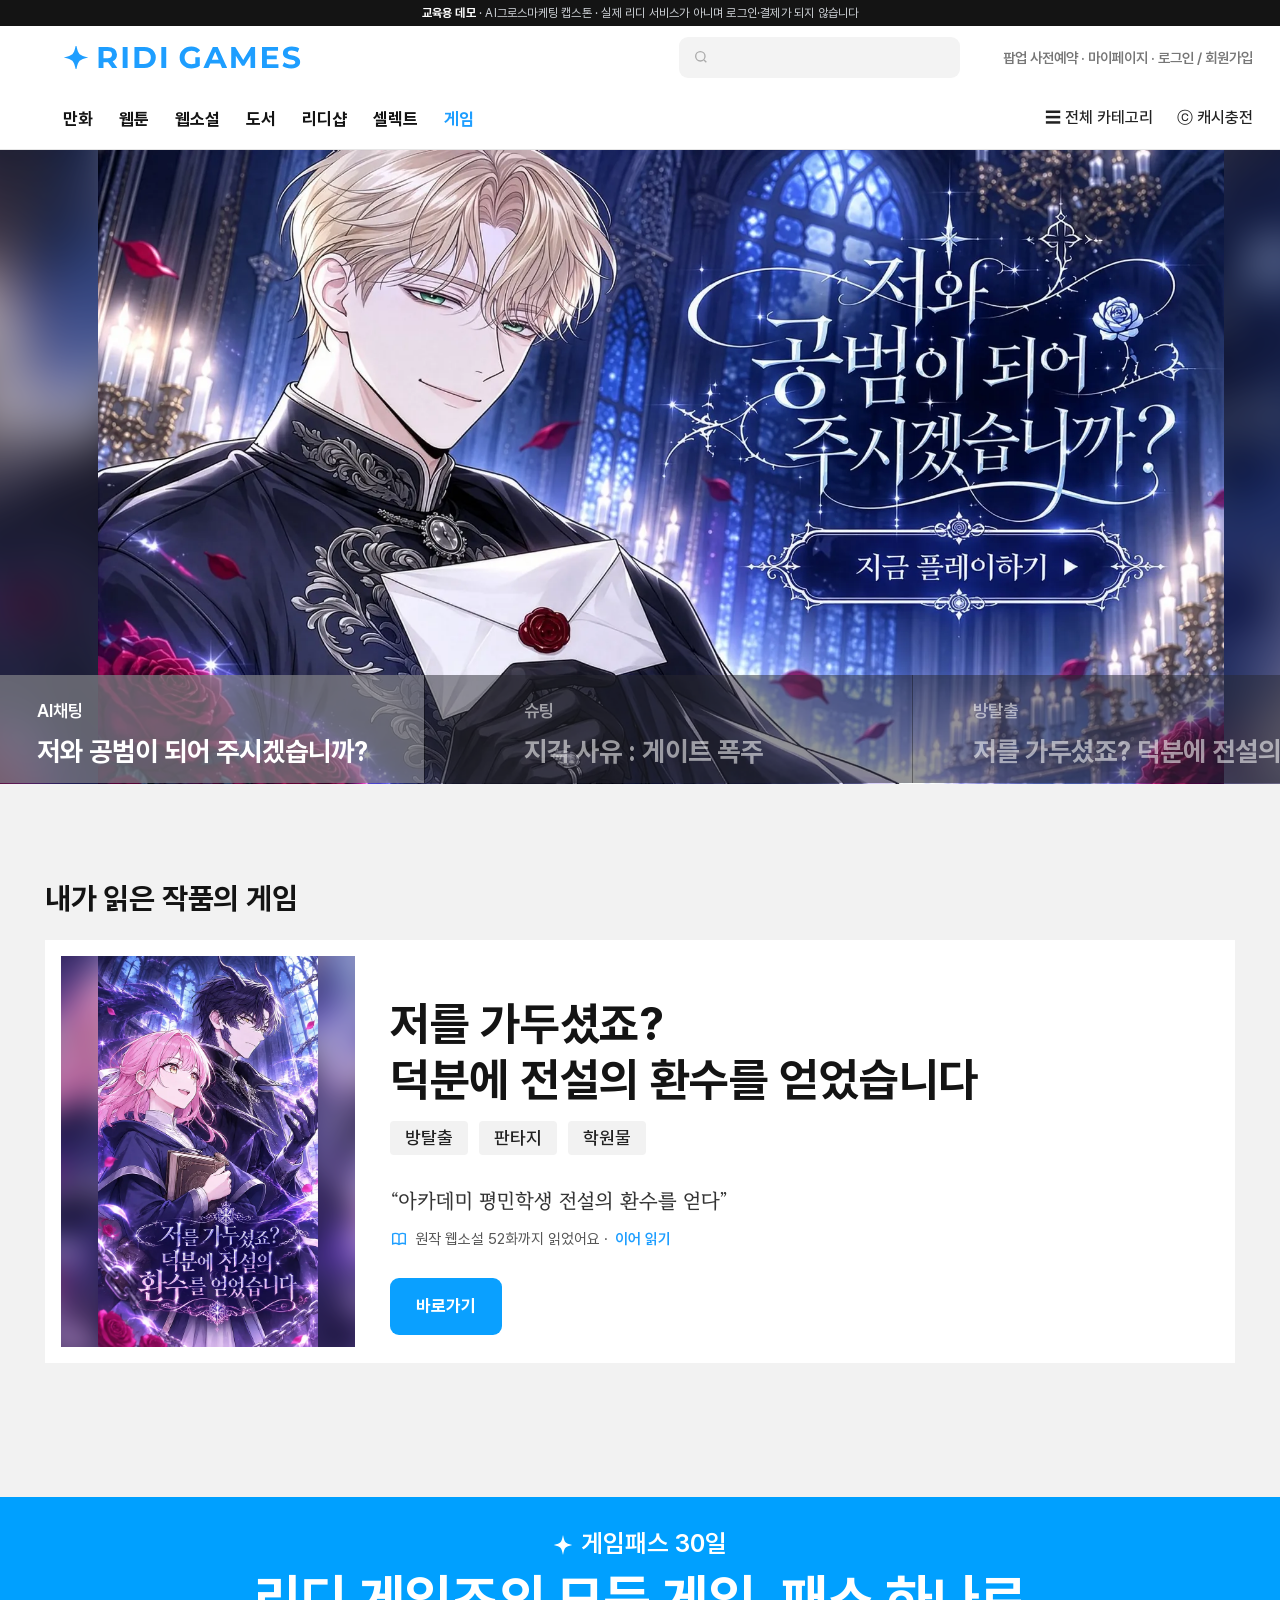
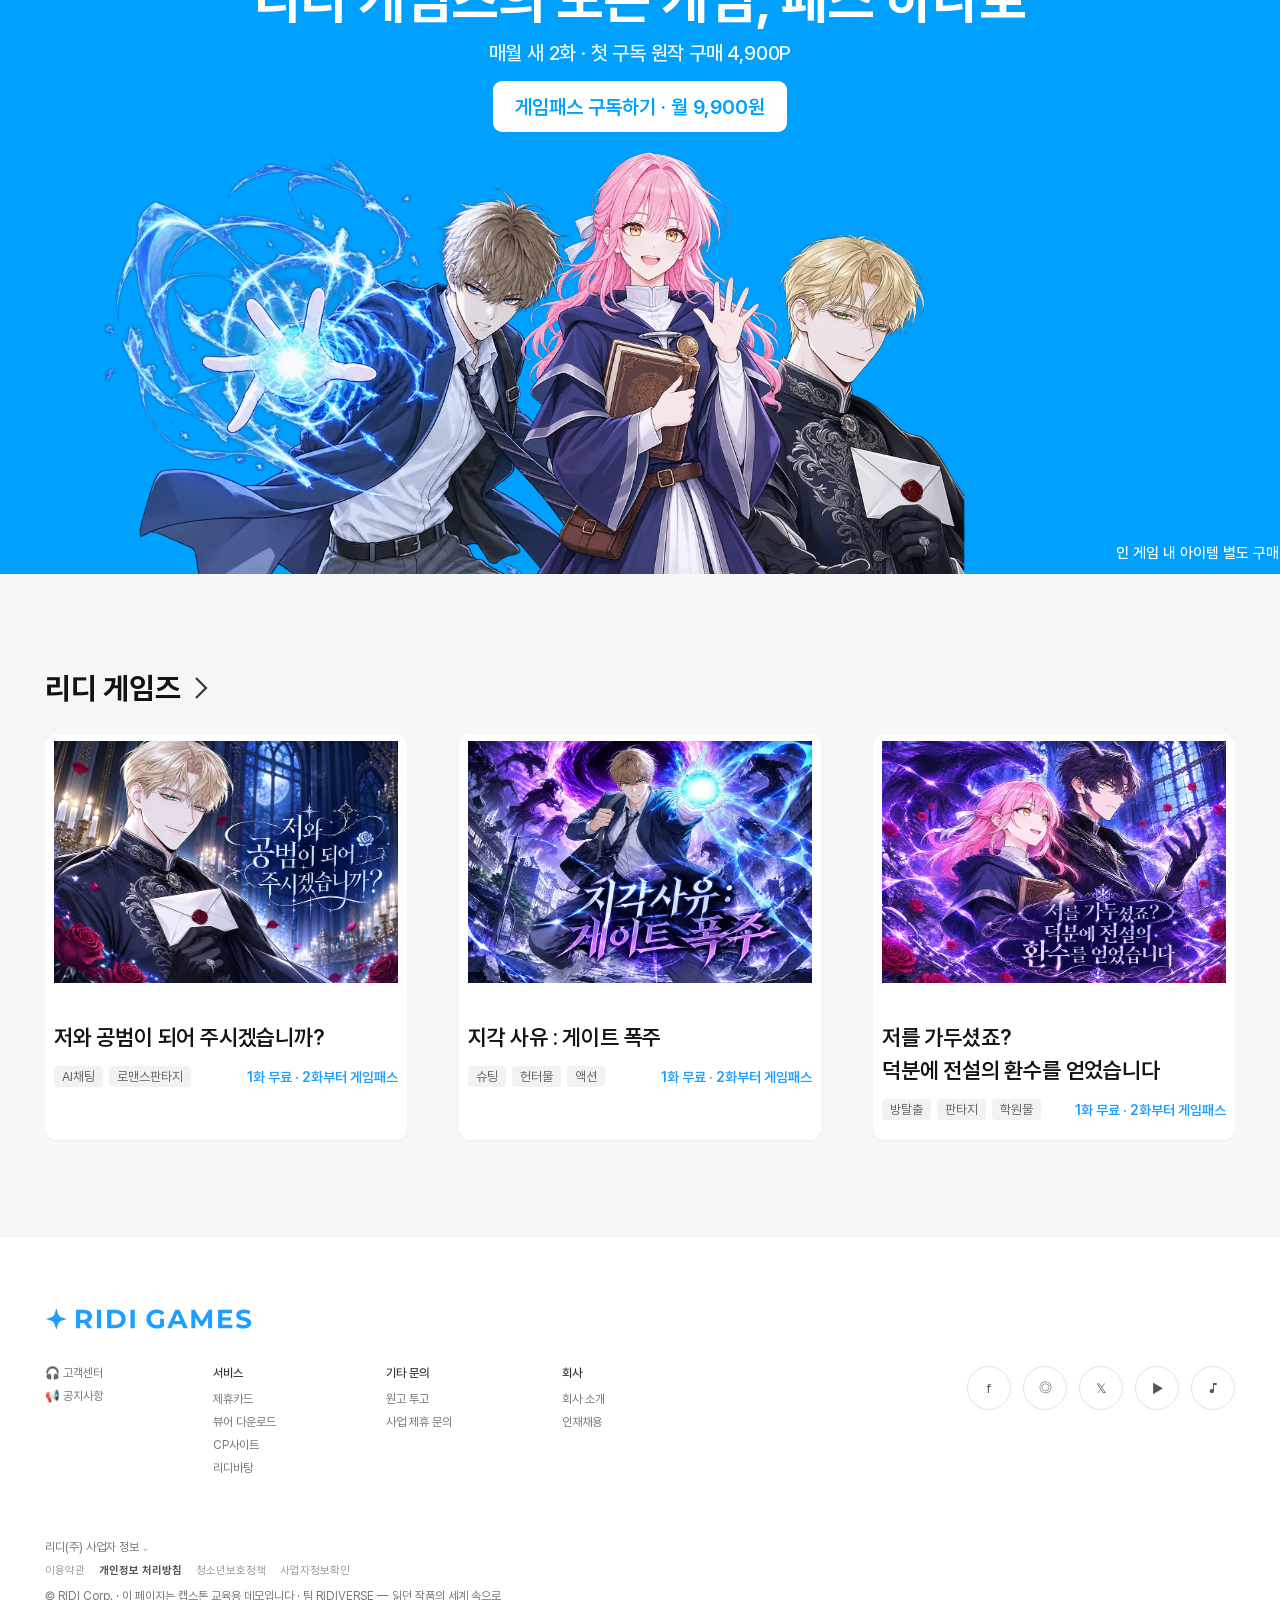
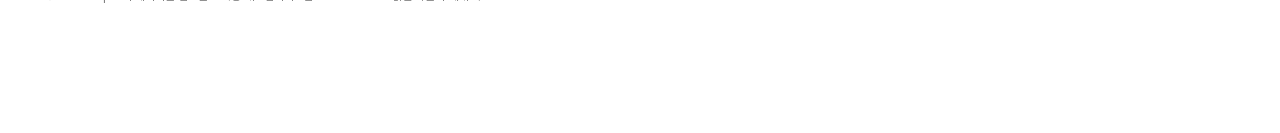
<file: index.html>
<!doctype html>
<html lang="ko"><head><meta charset="utf-8"><meta name="viewport" content="width=device-width, initial-scale=1">
<title>리디 게임즈 (교육용 데모)</title><meta name="robots" content="noindex">
<link rel="stylesheet" href="assets/fonts/pretendard/pretendard.css">
<link rel="stylesheet" href="assets/css/site.css"><script src="assets/js/demo.js"></script></head>
<body>
<div id="hd"></div>
<!-- 히어로: 3게임 자동 슬라이드(5초) · 그림은 HERO 배열의 img만 바꾸면 교체됨(1920×760, 가운데 1350px에 그림) -->
<h1 class="sr-only">리디 게임즈 · 읽던 작품을 게임으로</h1>
<section class="hero" id="hero" aria-label="추천 게임" aria-roledescription="carousel">
  <div class="hs-track" id="hsTrack"></div>
  <div class="hs-tabs" id="hsTabs" role="tablist"></div>
</section>
<section class="sec1"><div class="wrap">
  <h2 class="h2">내가 읽은 작품의 게임</h2>
  <div class="read"><div class="pic"><img class="bg" src="assets/img/cover_escape_v.webp" alt="" aria-hidden="true" loading="lazy"><img class="fg" src="assets/img/cover_escape_v.webp" loading="lazy" alt="저를 가두셨죠? 덕분에 전설의 환수를 얻었습니다 표지 일러스트"></div>
    <div class="tx"><h3>저를 가두셨죠?<br>덕분에 전설의 환수를 얻었습니다</h3><div class="chips"><span>방탈출</span><span>판타지</span><span>학원물</span></div>
      <p class="desc">“아카데미 평민학생 전설의 환수를 얻다”</p>
      <p class="rdn"><svg viewBox="0 0 20 20" aria-hidden="true"><path d="M3 4.5C5 3.5 7.5 3.5 10 5c2.5-1.5 5-1.5 7-.5v11c-2-1-4.5-1-7 .5-2.5-1.5-5-1.5-7-.5z" fill="none"/><path d="M10 5v11"/></svg>원작 웹소설 52화까지 읽었어요 · <a href="origin.html?g=escape">이어 읽기</a></p>
      <a class="btn-b" href="detail.html?g=escape" data-detail="escape">바로가기</a></div></div>
</div></section>
<section class="pass" id="passBand" role="button" aria-label="게임패스 안내">
  <p class="k"><img src="assets/brand/ridigames_mark_white.svg" alt="">게임패스 30일</p><p class="h">리디 게임즈의 모든 게임, 패스 하나로</p><p class="s">매월 새 2화 · 첫 구독 원작 구매 4,900P</p><button class="pill">게임패스 구독하기 · 월 9,900원</button>
  <div class="art"></div><p class="note">인 게임 내 아이템 별도 구매</p>
</section>
<section class="sec3"><div class="wrap">
  <h2 class="h2">리디 게임즈 <svg width="16" height="26" viewBox="0 0 16 26" fill="none" stroke="#333" stroke-width="2.2" style="margin-left:6px"><path d="M3 3l10 10L3 23"/></svg></h2>
  <div class="cards">
    <a href="detail.html?g=chat" data-detail="chat"><img loading="lazy" src="assets/img/thumb_chat.webp" alt="저와 공범이 되어 주시겠습니까?"><div class="ci"><p class="t">저와 공범이 되어 주시겠습니까?</p><div class="row"><div class="tg"><span>AI채팅</span><span>로맨스판타지</span></div><p class="f">1화 무료 · 2화부터 게임패스</p></div></div></a>
    <a href="detail.html?g=shoot" data-detail="shoot"><img loading="lazy" src="assets/img/thumb_shoot.webp" alt="지각 사유 : 게이트 폭주"><div class="ci"><p class="t">지각 사유 : 게이트 폭주</p><div class="row"><div class="tg"><span>슈팅</span><span>헌터물</span><span>액션</span></div><p class="f">1화 무료 · 2화부터 게임패스</p></div></div></a>
    <a href="detail.html?g=escape" data-detail="escape"><img loading="lazy" src="assets/img/thumb_escape.webp" alt="저를 가두셨죠?"><div class="ci"><p class="t">저를 가두셨죠?<br>덕분에 전설의 환수를 얻었습니다</p><div class="row"><div class="tg"><span>방탈출</span><span>판타지</span><span>학원물</span></div><p class="f">1화 무료 · 2화부터 게임패스</p></div></div></a>
  </div>
</div></section>
<script>
/* 히어로 슬라이드 — 민지 배너가 오면 img 경로만 바꾸면 됨 */
var HERO = [  /* img: 16:9 배너(66차 업스케일본 2252×1267, 비율만 맞으면 크기 무관) · play: 그림 안 "지금 플레이하기" 자리 [x, y, 너비, 높이] (원본 1672 기준 px) */
  { g: 'chat',   img: 'assets/img/hero_chat.webp',   label: 'AI채팅', title: '저와 공범이 되어 주시겠습니까?', play: [1030, 560, 500, 100] },
  { g: 'shoot',  img: 'assets/img/hero_shoot.webp',  label: '슈팅',   title: '지각 사유 : 게이트 폭주', play: [945, 510, 605, 120] },
  { g: 'escape', img: 'assets/img/hero_escape.webp', label: '방탈출', title: '저를 가두셨죠? 덕분에 전설의 환수를 얻었습니다', play: [1000, 605, 530, 100] }
];
(function () {
  /* 67차: 버튼 자리를 그림 기준 %로 — 화면이 좁아져 그림이 줄어도 버튼이 따라감(원본 1672×941.4 기준) */
  var W0 = 1672, H0 = 1672 * 634 / 1126;
  function pc(v, b) { return (v / b * 100).toFixed(3) + '%'; }
  function pr(p) { return 'left:' + pc(p[0], W0) + ';top:' + pc(p[1], H0) + ';width:' + pc(p[2], W0) + ';height:' + pc(p[3], H0); }
  var tr = document.getElementById('hsTrack'), tb = document.getElementById('hsTabs'), cur = 0, timer = null, DELAY = 5000;
  tr.innerHTML = HERO.map(function (h, i) {
    return '<div class="hs-slide" aria-hidden="' + (i ? 'true' : 'false') + '"><div class="hs-bg" style="background-image:url(' + h.img + ')"></div>' +
      '<div class="hs-frame"><div class="hs-img" style="background-image:url(' + h.img + ')"></div>' +
      '<a class="hs-link" href="detail.html?g=' + h.g + '" data-detail="' + h.g + '" aria-label="' + h.title + ' 상세"></a>' +
      '<a class="hs-play" style="' + pr(h.play) + '" href="' + RD.GAMES[h.g].real + '" data-play="' + h.g + '" aria-label="' + h.title + ' 지금 플레이하기"></a></div></div>';
  }).join('');
  tb.innerHTML = HERO.map(function (h, i) {
    return '<button class="hs-t' + (i ? '' : ' on') + '" role="tab" aria-selected="' + (i ? 'false' : 'true') + '" data-i="' + i + '"><small>' + h.label + '</small><b>' + h.title + '</b><i class="bar"></i></button>';
  }).join('');
  function go(i) {
    cur = (i + HERO.length) % HERO.length;
    tr.style.transform = 'translateX(' + (-100 * cur) + '%)';
    tr.querySelectorAll('.hs-slide').forEach(function (s, k) { s.setAttribute('aria-hidden', k === cur ? 'false' : 'true'); });
    tb.querySelectorAll('.hs-t').forEach(function (t, k) { t.classList.toggle('on', k === cur); t.setAttribute('aria-selected', k === cur); });
    restart();
  }
  function restart() { clearTimeout(timer); tb.classList.remove('run'); void tb.offsetWidth; tb.classList.add('run'); timer = setTimeout(function () { go(cur + 1); }, DELAY); }
  tb.addEventListener('click', function (e) { var t = e.target.closest('.hs-t'); if (t) go(+t.dataset.i); });
  var hero = document.getElementById('hero');
  hero.addEventListener('mouseenter', function () { clearTimeout(timer); tb.classList.add('paused'); });
  hero.addEventListener('mouseleave', function () { tb.classList.remove('paused'); restart(); });
  restart();
})();
</script>
<div id="ft"></div>
<script>
document.addEventListener('DOMContentLoaded', function () {
  // ① 게임 메뉴 메인 진입 (출구 QR이면 utm_content=exit)
  RD.ev('game_tab_view', { utm_source: RD.utm.utm_source || '(direct)', utm_content: RD.utm.utm_content || '(none)' });
  document.querySelectorAll('[data-detail]').forEach(function (a) {
    a.href = a.getAttribute('href') + '&from=game_home';  // 상세가 열릴 때 game_detail_view 한 번만(placement=game_home)
  });
  document.querySelectorAll('[data-play]').forEach(function (a) {
    a.addEventListener('click', function (e) { e.preventDefault(); RD.ev('play_start', { game_id: a.dataset.play, placement: 'game_home' }); var h = a.href; setTimeout(function () { location.href = h; }, 150); });
  });
  document.getElementById('passBand').addEventListener('click', function () { RD.openPass('all', 'game_home'); });
});
</script>
</body></html>
</file>
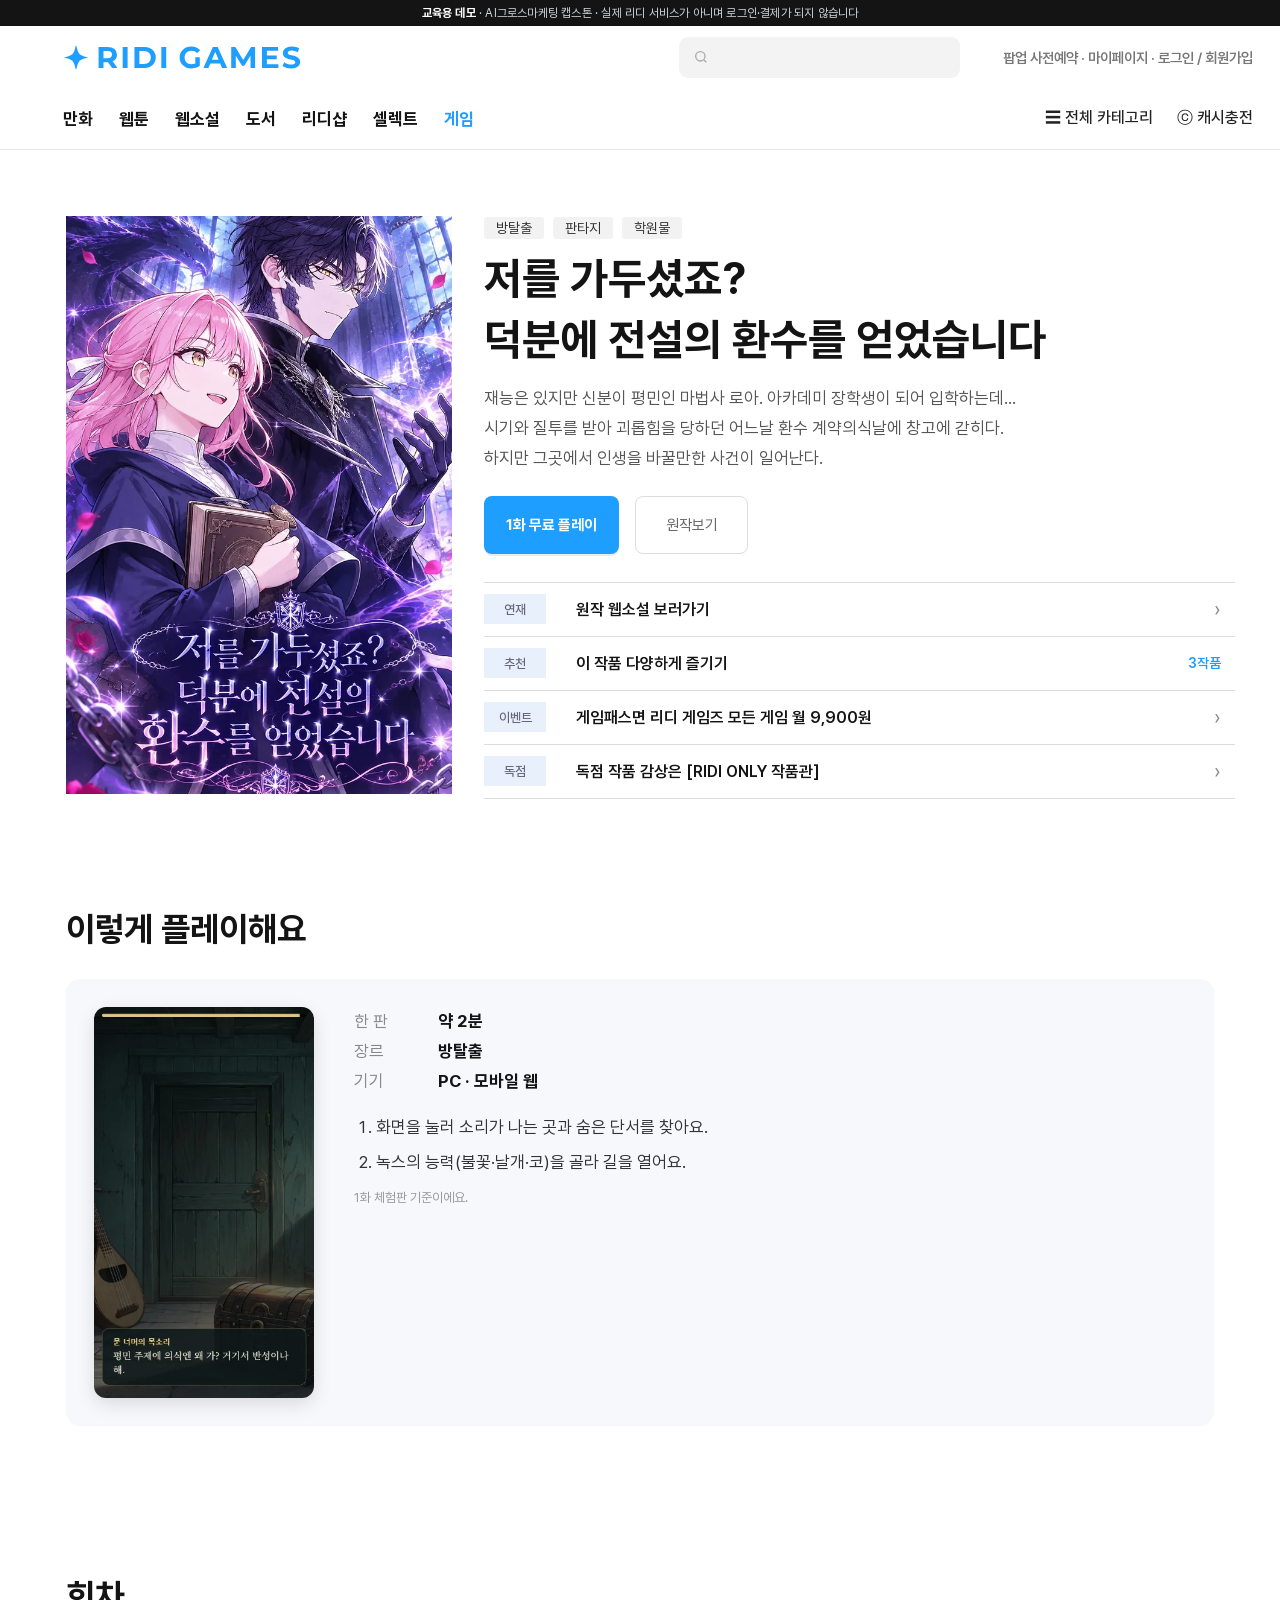
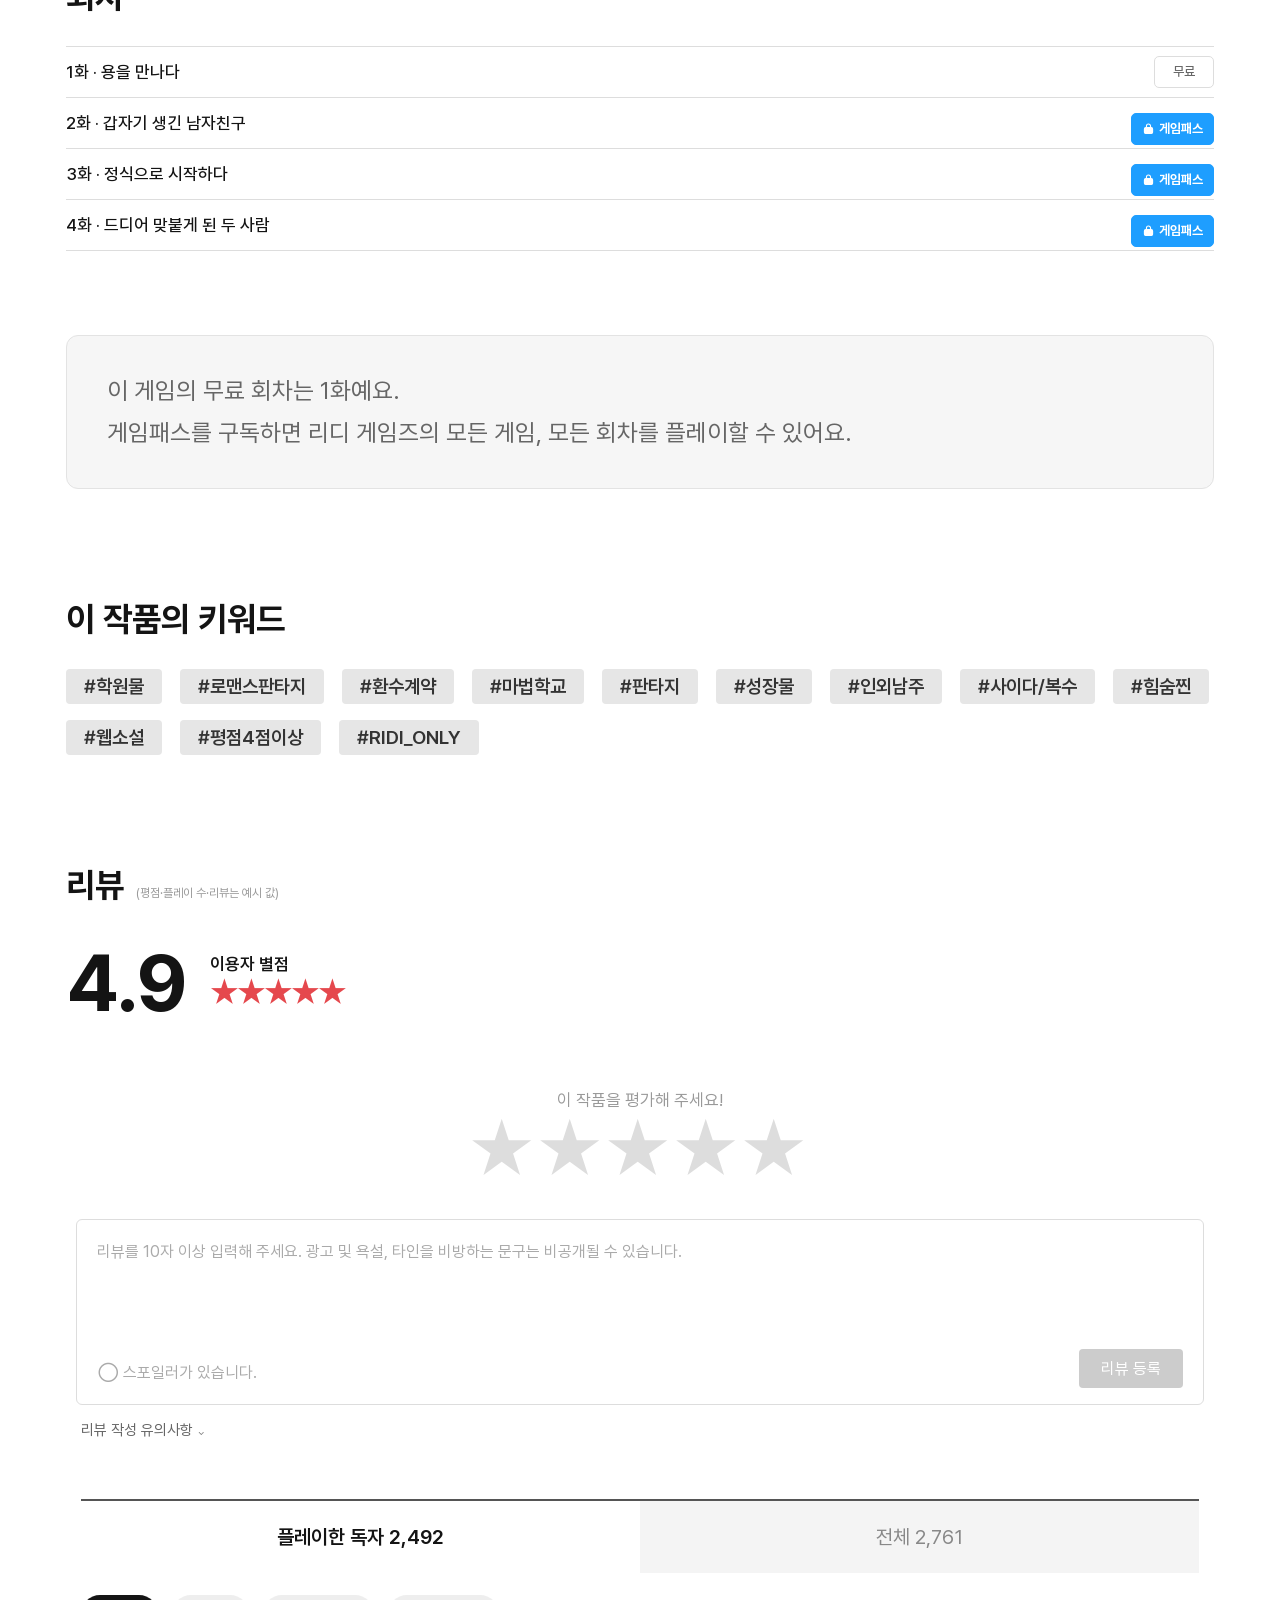
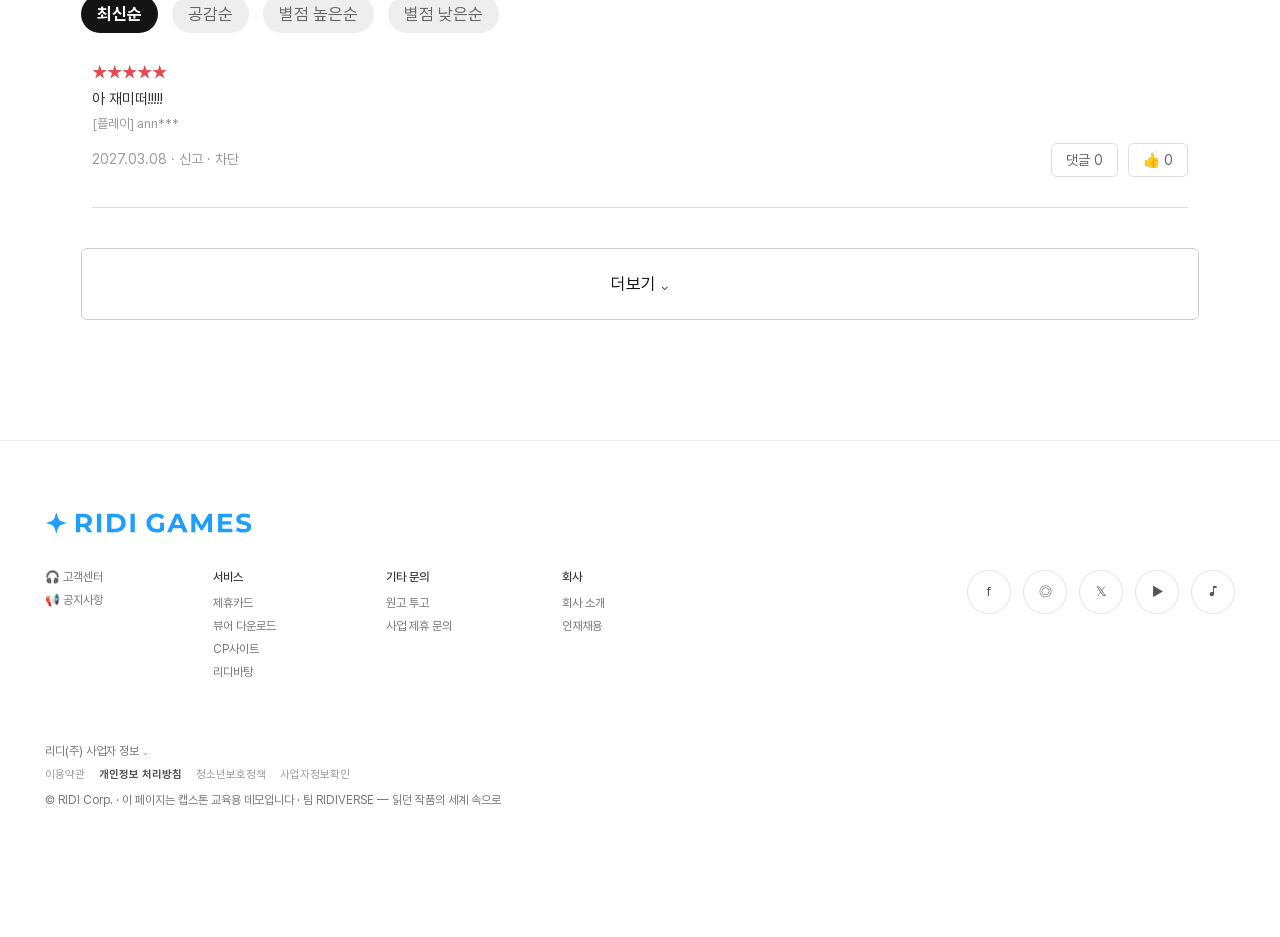
<file: detail.html>
<!doctype html>
<html lang="ko"><head><meta charset="utf-8"><meta name="viewport" content="width=device-width, initial-scale=1">
<title>리디 게임즈 상세 (교육용 데모)</title><meta name="robots" content="noindex">
<link rel="stylesheet" href="assets/fonts/pretendard/pretendard.css">
<link rel="stylesheet" href="assets/css/site.css"><script src="assets/js/demo.js"></script></head>
<body>
<div id="hd"></div>
<main class="wrap" id="dt"></main>
<div id="ft"></div>
<script>
document.addEventListener('DOMContentLoaded', function () {
  var id = new URLSearchParams(location.search).get('g') || 'escape';
  var g = RD.GAMES[id] || RD.GAMES.escape; id = g.id;
  document.title = g.title + ' · 리디 게임즈 (교육용 데모)';
  var st = g.stages.map(function (s, i) {
    return i === 0 ? '<a href="' + g.real + '" data-play><span>' + s + '</span><span class="bd">무료</span></a>'
                   : '<div><span>' + s + '</span><a class="bd pay" href="ep1.html?g=' + id + '&mode=pass" data-passpage><svg viewBox="0 0 16 16" aria-hidden="true"><rect x="3" y="7" width="10" height="7" rx="1.5"/><path d="M5.5 7V5a2.5 2.5 0 0 1 5 0v2" fill="none"/></svg>게임패스</a></div>';
  }).join('');
  var kw = g.kw || ['#학원물','#로맨스판타지','#환수계약','#마법학교','#판타지','#성장물','#인외남주','#사이다/복수','#힘숨찐','#웹소설','#평점4점이상','#RIDI_ONLY'];
  document.getElementById('dt').innerHTML =
    '<section class="dt-top"><img class="cv" src="assets/img/' + g.cover + '" alt="" style="object-position:center ' + ({ chat: '72%', shoot: '55%', escape: '52%' }[id]) + '">' +
    '<div class="in"><div class="tg">' + g.tags.map(function (t) { return '<span>' + t + '</span>'; }).join('') + '</div>' +
    '<h1>' + g.title2.join('<br>') + '</h1><p class="ds">' + g.desc.join('<br>') + '</p>' +
    '<div class="bt"><a class="btn-b" href="' + g.real + '" data-play>1화 무료 플레이</a><button class="btn-w" data-origin>원작보기</button></div>' +
    '<div class="info"><a href="#" data-origin><em>연재</em>원작 웹소설 보러가기<span class="rr">›</span></a>' +
    '<a href="index.html#"><em>추천</em>이 작품 다양하게 즐기기<span class="cnt">3작품</span></a>' +
    '<a href="ep1.html?g=' + id + '&mode=pass" data-passpage><em>이벤트</em>게임패스면 리디 게임즈 모든 게임 월 9,900원<span class="rr">›</span></a>' +
    '<a href="#" data-inert><em>독점</em>독점 작품 감상은 [RIDI ONLY 작품관]<span class="rr">›</span></a></div>' +
    '</div></section>' +
    '<section class="dt-sec dt-how"><h2>이렇게 플레이해요</h2><div class="how"><img src="assets/img/' + g.play + '" alt="' + g.title + ' 플레이 화면" loading="lazy">' +
    '<div class="hw"><dl><dt>한 판</dt><dd>' + RD.PLAY[id].time + '</dd><dt>장르</dt><dd>' + g.type + '</dd><dt>기기</dt><dd>PC · 모바일 웹</dd></dl>' +
    '<ol>' + RD.PLAY[id].how.map(function (t) { return '<li>' + t + '</li>'; }).join('') + '</ol><p class="ex">1화 체험판 기준이에요.</p></div></div></section>' +
    '<section class="dt-sec"><h2>회차</h2><div class="stg" style="border-top:1px solid #ddd">' + st + '</div></section>' +
    '<div class="notice">이 게임의 무료 회차는 1화예요.<br>게임패스를 구독하면 리디 게임즈의 모든 게임, 모든 회차를 플레이할 수 있어요.</div>' +
    '<section class="dt-sec"><h2 style="margin-top:110px">이 작품의 키워드</h2><div class="kw">' + kw.map(function (k) { return '<span>' + k + '</span>'; }).join('') + '</div></section>' +
    '<section class="rv"><h2 style="font-size:34px;margin-top:110px">리뷰<span class="ex">(평점·플레이 수·리뷰는 예시 값)</span></h2>' +
    '<div class="sc"><b>4.9</b><div><p>이용자 별점</p><div class="st">★★★★★</div></div></div>' +
    '<p class="ask">이 작품을 평가해 주세요!</p><p class="big">★★★★★</p>' +
    '<div class="box">리뷰를 10자 이상 입력해 주세요. 광고 및 욕설, 타인을 비방하는 문구는 비공개될 수 있습니다.<span class="sp">◯ 스포일러가 있습니다.</span><span class="reg">리뷰 등록</span></div>' +
    '<p style="font-size:15px;color:#666;margin:16px 15px">리뷰 작성 유의사항 ⌄</p>' +
    '<div class="tabs"><span>플레이한 독자 2,492</span><span>전체 2,761</span></div>' +
    '<div class="sort"><span>최신순</span><span>공감순</span><span>별점 높은순</span><span>별점 낮은순</span></div>' +
    '<div class="one"><div class="st">★★★★★</div><p style="margin-top:8px">아 재미떠!!!!!</p><p style="color:#999;margin-top:8px;font-size:13px">[플레이] ann***</p><p class="meta">2027.03.08 · 신고 · 차단</p><div class="act"><span>댓글 0</span><span>👍 0</span></div></div>' +
    '<div class="more">더보기 ⌄</div></section><div style="height:120px"></div>';

  RD.ev('game_detail_view', { game_id: id, placement: new URLSearchParams(location.search).get('from') || 'direct' });
  document.querySelectorAll('[data-play]').forEach(function (a) {
    a.addEventListener('click', function (e) { e.preventDefault(); RD.ev('play_start', { game_id: id, placement: 'game_detail' }); var h = a.href; setTimeout(function () { location.href = h; }, 150); });
  });
  document.querySelectorAll('[data-pass]').forEach(function (b) { b.addEventListener('click', function (e) { e.preventDefault(); RD.openPass(id, 'game_detail'); }); });
  document.querySelectorAll('[data-origin]').forEach(function (b) { b.addEventListener('click', function (e) { e.preventDefault(); RD.goOrigin(id, 'game_detail'); }); });
});
</script>
</body></html>
</file>
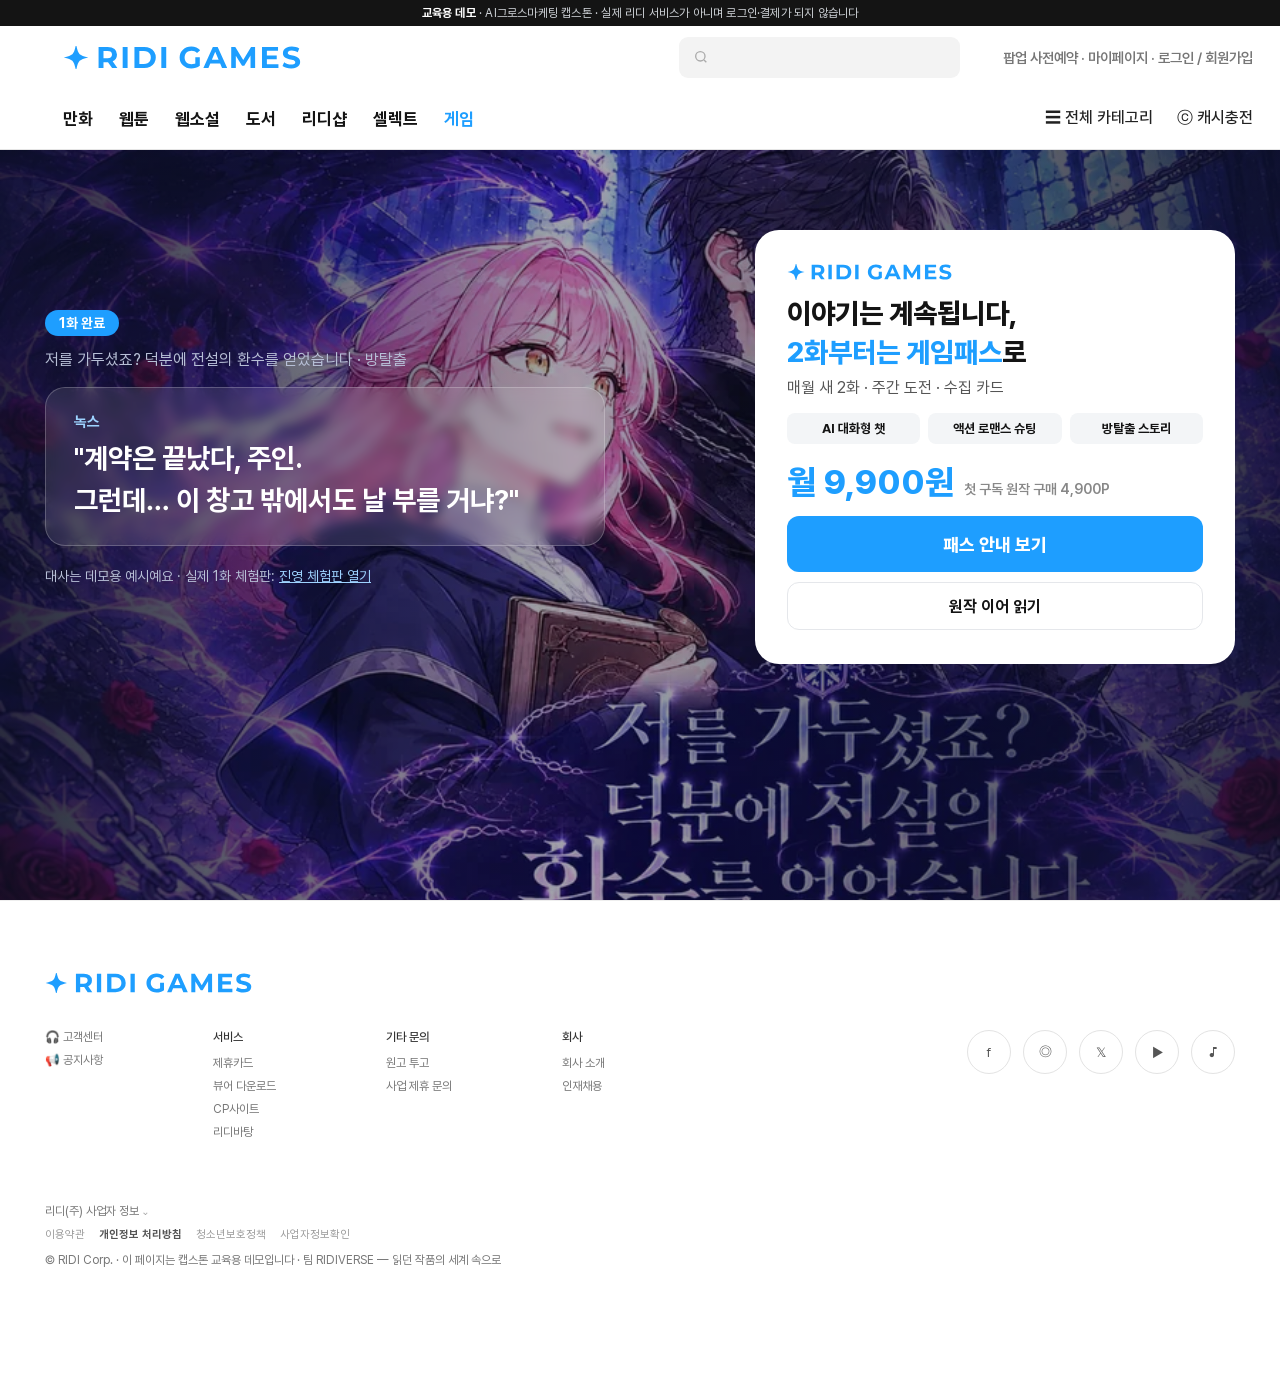
<file: ep1.html>
<!doctype html>
<html lang="ko"><head><meta charset="utf-8"><meta name="viewport" content="width=device-width, initial-scale=1">
<title>게임패스 안내 · 리디 게임즈 (교육용 데모)</title><meta name="robots" content="noindex">
<link rel="stylesheet" href="assets/fonts/pretendard/pretendard.css">
<link rel="stylesheet" href="assets/css/site.css"><script src="assets/js/demo.js"></script></head>
<body>
<div id="hd"></div>
<!-- 1화 끝 화면: 민지 목업 없음 → 64차 패스 시안 ①(1화 끝 패스 안내, S1)을 데스크톱으로 옮김 -->
<main class="ep"><div class="bg" id="epbg"></div><div class="in" id="ep"></div></main>
<div id="ft"></div>
<script>
document.addEventListener('DOMContentLoaded', function () {
  var id = new URLSearchParams(location.search).get('g') || 'escape';
  var g = RD.GAMES[id] || RD.GAMES.escape; id = g.id;
  var PASS = new URLSearchParams(location.search).get('mode') === 'pass';  // 상세의 결제 버튼에서 온 패스 안내(1화 완료 아님)
  document.title = (PASS ? '게임패스 안내 · ' + g.title : '1화 완료 · ' + g.title) + ' · 리디 게임즈 (교육용 데모)';
  document.getElementById('epbg').style.backgroundImage = 'url(assets/img/' + g.thumb + ')';
  document.getElementById('ep').innerHTML =
    (PASS ? '<div><span class="pill">게임패스</span><p class="gt">' + g.title + ' · ' + g.type + '</p>' +
      '<div class="bub"><em>2화부터는 게임패스</em><p>1화는 무료로 즐길 수 있어요.<br>게임패스를 구독하면 리디 게임즈의 모든 게임, 모든 회차가 열려요.</p></div>' +
      '<p class="real">무료 1화 먼저 해 보기: <a href="' + g.real + '" data-play>지금 플레이하기</a></p></div>'
    : '<div><span class="pill">1화 완료</span><p class="gt">' + g.title + ' · ' + g.type + '</p>' +
      '<div class="bub"><em>' + g.who + '</em><p>' + g.line.join('<br>') + '</p></div>' +
      '<p class="real">대사는 데모용 예시예요 · 실제 1화 체험판: <a href="' + g.real + '" target="_blank" rel="noopener">진영 체험판 열기</a></p></div>') +
    '<div class="cta"><img class="lg2" src="assets/brand/ridigames_logo_h_blue.svg" alt="RIDI GAMES"><h3>' + (PASS ? '리디 게임즈의 모든 게임,<br><i>게임패스 하나로</i>' : '이야기는 계속됩니다,<br><i>2화부터는 게임패스</i>로') + '</h3><p class="sub">매월 새 2화 · 주간 도전 · 수집 카드</p>' +
    '<div class="g3"><span>AI 대화형 챗</span><span>액션 로맨스 슈팅</span><span>방탈출 스토리</span></div>' +
    '<div class="pr"><b>월 9,900원</b><span>첫 구독 원작 구매 4,900P</span></div>' +
    '<button class="b1" id="toPass">패스 안내 보기</button><a class="b2" href="#" id="toOrigin">원작 이어 읽기</a></div>';
  var PL = PASS ? 'game_detail' : 'ep1_end';
  if (!PASS) RD.ev('episode_complete', { game_id: id, episode_no: 1 });  // ③ 1화 끝 도착(패스 안내 모드에선 안 보냄)
  document.getElementById('toPass').addEventListener('click', function () { RD.openPass(id, PL); });
  document.getElementById('toOrigin').addEventListener('click', function (e) { e.preventDefault(); RD.goOrigin(id, PL); });
  document.querySelectorAll('[data-play]').forEach(function (a) { a.addEventListener('click', function (e) { e.preventDefault(); RD.ev('play_start', { game_id: id, placement: 'pass_page' }); var h = a.href; setTimeout(function () { location.href = h; }, 150); }); });
});
</script>
</body></html>
</file>
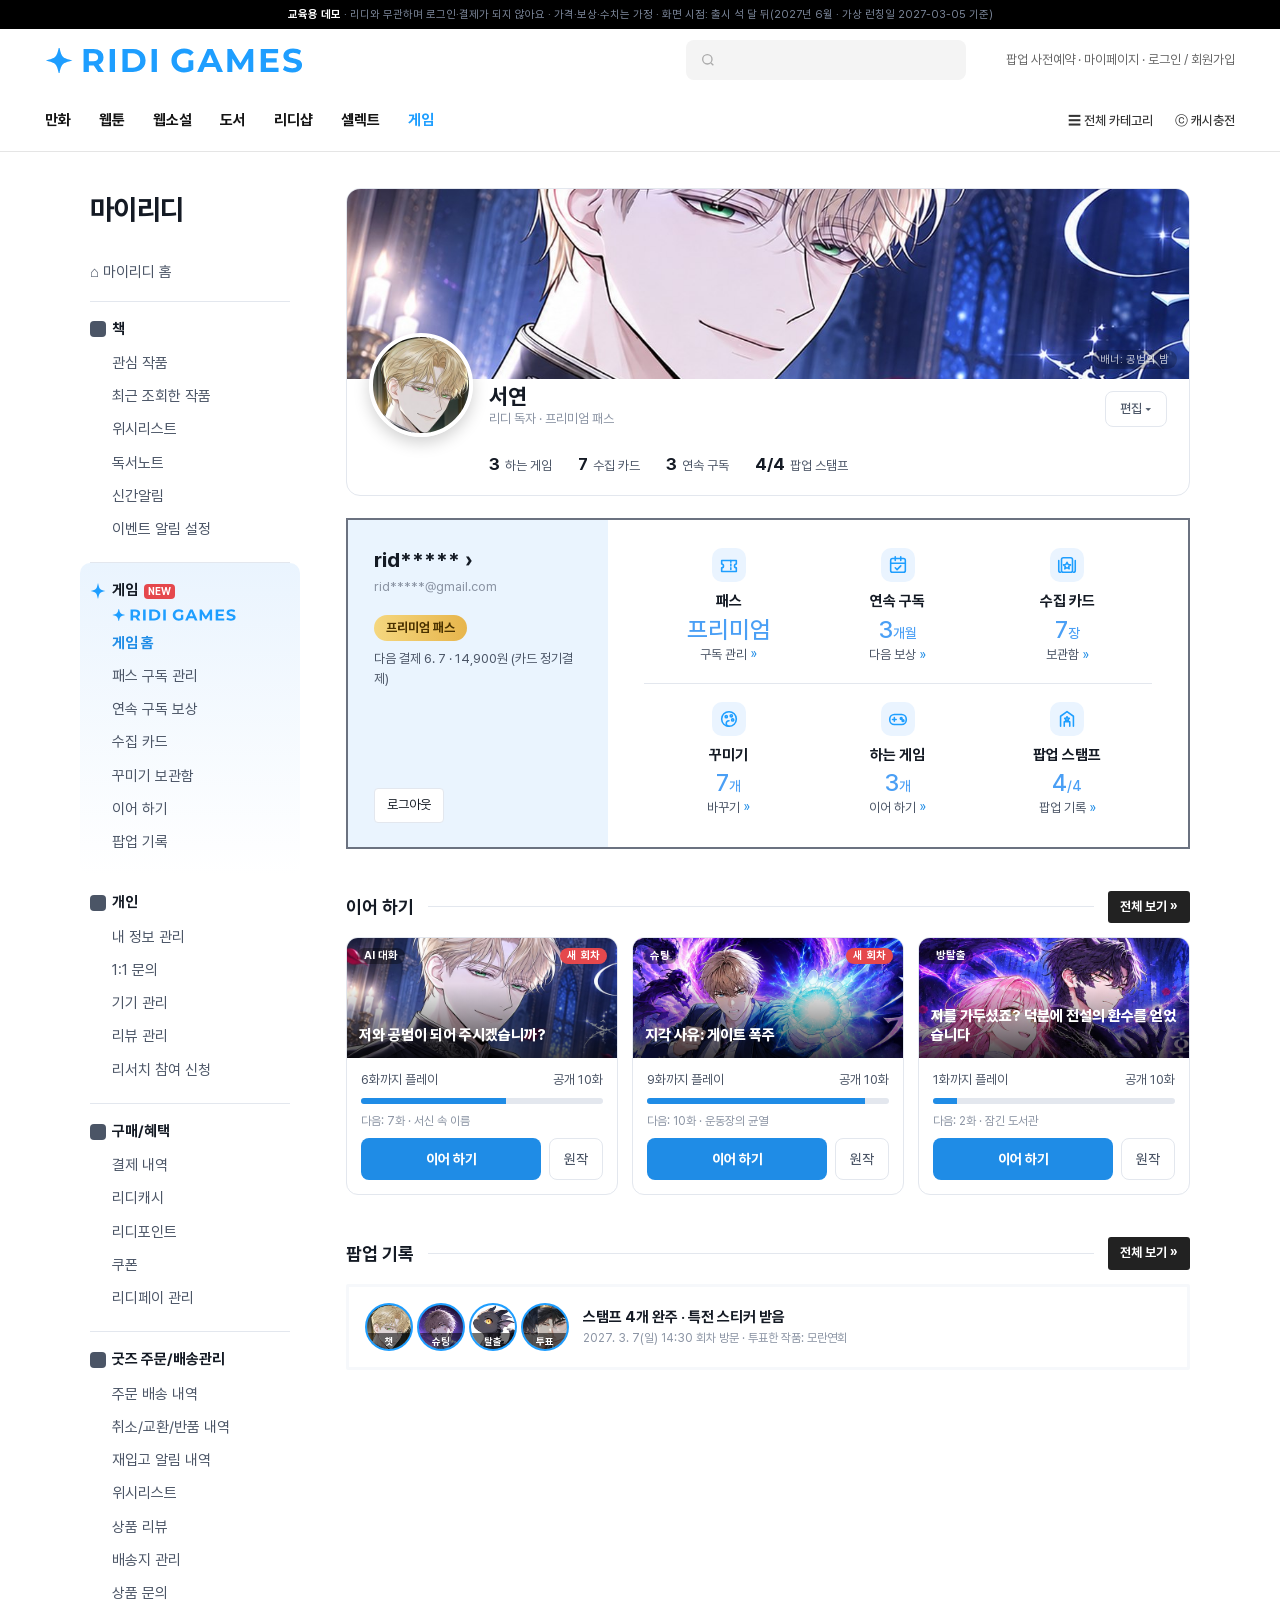
<file: mypage.html>
<!DOCTYPE html>
<html lang="ko">
<head>
<meta charset="utf-8">
<meta name="viewport" content="width=device-width, initial-scale=1, viewport-fit=cover">
<title>마이리디 - 게임 (교육용 데모)</title><meta name="robots" content="noindex">
<!-- 원본: 게시본 「마이리디 - 게임 (시안)」 https://claude.ai/artifact/MHDUQd81Q3D6dABnZB787W
     64차(11/16) 데모 사이트로 옮기며 고친 것: 결제 수단 = 카드 정기결제(리디 웹, 캐시·포인트 불가, S4) · 해지 창 = 안내만(해지 방해 금지)
     · 게임/이어 하기/원작/사전예약 링크를 데모 페이지로 연결 · data-evt를 GA4 이벤트로 보냄(demo.js) -->
<link rel="stylesheet" href="assets/fonts/pretendard/pretendard.css">
<script src="assets/js/demo.js"></script>
<style>
:root{
  --ridi:#1f8ce6; --ridi-n:#4a9ff5; --ridi-bg:#eaf4fe;
  --deep:#0a3faa; --gold:#c8962b; --gold-bg:#fff6dd;
  --ink:#141a24; --ink-2:#4b5566; --ink-3:#8a93a3;
  --line:#e3e7ee; --frame:#6b7280; --paper:#fff; --page:#fff; --soft:#f6f8fb;
  --warn:#e5484d; --ok:#14a06b;
  color-scheme: light;
}
@media (prefers-color-scheme: dark){
  :root:not([data-theme="light"]){
    --ink:#e9edf4;--ink-2:#b6bfcd;--ink-3:#808a9b;--line:#2a3242;--frame:#3a4558;
    --paper:#151b27;--page:#0d121c;--soft:#111827;--ridi-bg:#13243a;--gold-bg:#2a2412;color-scheme:dark}
}
:root[data-theme="dark"]{--ink:#e9edf4;--ink-2:#b6bfcd;--ink-3:#808a9b;--line:#2a3242;--frame:#3a4558;
  --paper:#151b27;--page:#0d121c;--soft:#111827;--ridi-bg:#13243a;--gold-bg:#2a2412;color-scheme:dark}
:root{box-sizing:border-box;padding-top:env(safe-area-inset-top,0px);padding-bottom:env(safe-area-inset-bottom,0px)}
html{scroll-padding-top:env(safe-area-inset-top,0px)}
*,*::before,*::after{box-sizing:inherit}
body{margin:0;background:var(--page);color:var(--ink);font-family:"Pretendard","Noto Sans KR","Apple SD Gothic Neo","Malgun Gothic",sans-serif;font-size:15px;line-height:1.55;-webkit-font-smoothing:antialiased}
button{font:inherit;color:inherit;cursor:pointer}
a{color:inherit;text-decoration:none}
:focus-visible{outline:2px solid var(--ridi);outline-offset:2px}
.proto{font-size:11px;color:#7d889c;text-align:center;padding:6px;background:#000}
.proto b{color:#fff}

/* 리디 공통 헤더 (실제 마이리디와 같은 구성 + 게임 메뉴) */
.gh{background:var(--paper);border-bottom:1px solid var(--line)}
.gh-in{max-width:1140px;margin:0 auto;padding:0 20px}
.gh-top{display:flex;align-items:center;gap:16px;height:64px}
.logo{font-weight:900;font-size:25px;letter-spacing:-.5px;color:var(--ridi)}
.search{margin-left:auto;width:min(320px,40vw);height:40px;border-radius:8px;background:#f2f4f7;display:flex;align-items:center;padding:0 12px;color:#9aa3b1;font-size:14px}
:root[data-theme="dark"] .search{background:#1d2433}
.ico{display:flex;gap:20px}
.ico span{width:22px;height:22px;display:inline-block;border:2px solid var(--ink);border-radius:6px;opacity:.85}
.ico span:nth-child(1){border-radius:10px 10px 4px 4px;position:relative}
.ico span:nth-child(1)::after{content:"";position:absolute;right:-5px;top:-5px;width:6px;height:6px;border-radius:50%;background:var(--warn)}
.ico span:nth-child(4){border-radius:50%}
.gh-nav{display:flex;gap:24px;height:46px;align-items:center;font-size:15px;color:var(--ink-2);overflow-x:auto;scrollbar-width:none}
.gh-nav a{white-space:nowrap;position:relative}
.gh-nav .n::after{content:"N";position:absolute;right:-8px;top:-4px;font-size:9px;color:var(--warn);font-weight:700}
.gh-nav .r{margin-left:auto;display:flex;gap:20px;color:var(--ink)}
.gh-nav a.go{color:var(--ridi);font-weight:700}

/* 레이아웃 */
.wrap{max-width:1140px;margin:0 auto;padding:36px 20px 80px;display:grid;grid-template-columns:200px 1fr;gap:56px}
.side h1{font-size:28px;margin:0 0 30px;letter-spacing:-.02em}
.side .home{display:flex;gap:6px;align-items:center;font-size:15px;color:var(--ink-2);padding-bottom:16px;border-bottom:1px solid var(--line)}
.side .grp{padding:16px 0;border-bottom:1px solid var(--line)}
.side .gt{display:flex;align-items:center;gap:6px;font-weight:700;font-size:15px;margin-bottom:6px}
.side .gt .new{font-size:10px;color:#fff;background:var(--warn);border-radius:4px;padding:0 4px;line-height:15px}
.side a.m{display:block;padding:5px 0 5px 22px;font-size:15px;color:var(--ink-2)}
.side a.m:hover{color:var(--ink)}
.side a.on,.side .home.on{color:var(--ridi);font-weight:700}
.side .grp.game{background:linear-gradient(180deg,var(--ridi-bg),transparent);margin:0 -10px;padding:16px 10px;border-radius:10px;border-bottom:0}
.gi{width:16px;height:16px;display:inline-block;border-radius:4px;background:var(--ink-2)}
.game .gi{background:var(--ridi)}

/* 요약 카드: 실제 마이리디 형식 */
.sumcard{display:grid;grid-template-columns:260px 1fr;border:2px solid var(--frame);min-height:250px}
.sumcard .me{background:var(--ridi-bg);padding:24px 26px;display:flex;flex-direction:column}
.me .id{font-weight:700;font-size:21px}
.me .mail{font-size:13px;color:var(--ink-3)}
.me .badge{margin-top:18px;align-self:flex-start;font-size:13px;font-weight:700;border-radius:99px;padding:3px 12px}
.badge.prem{background:linear-gradient(90deg,#f5d77f,#e7b54c);color:#4a3200}
.badge.basic{background:var(--ridi);color:#fff}
.badge.none{background:var(--line);color:var(--ink-2)}
.me .nx{font-size:13px;color:var(--ink-2);margin-top:8px}
.me .out{margin-top:auto;align-self:flex-start;border:1px solid var(--line);background:var(--paper);font-size:13px;padding:6px 12px;border-radius:4px}
.cells{display:grid;grid-template-columns:repeat(3,1fr);padding:10px 36px}
.cell{display:flex;flex-direction:column;align-items:center;justify-content:center;padding:18px 6px;text-align:center;border:0;background:none}
.cells .cell:nth-child(-n+3){border-bottom:1px solid var(--line)}
.cell .ci{width:28px;height:28px;border:2px solid var(--ink);border-radius:50%;display:flex;align-items:center;justify-content:center;font-size:12px;font-weight:900;margin-bottom:8px}
.cell b{font-size:15px}
.cell .v{font-size:24px;color:var(--ridi-n);font-weight:500;line-height:1.3}
.cell .v small{font-size:14px}
.cell .s{font-size:13px;color:var(--ink-2)}
.cell .s::after{content:" »";color:var(--ridi)}

/* 섹션 머리 (실제: 제목 + 가는 선 + 검은 전체보기) */
.sh{display:flex;align-items:center;gap:14px;margin:42px 0 14px}
.sh h2{font-size:18px;margin:0;white-space:nowrap}
.sh::after{content:"";flex:1;height:1px;background:var(--line);order:1}
.sh .all{order:2;background:#222;color:#fff;font-size:13px;font-weight:700;padding:6px 12px;border-radius:3px;border:0}
:root[data-theme="dark"] .sh .all{background:#e9edf4;color:#111}
.box{border:3px solid var(--soft);border-radius:2px;padding:18px}

/* 이어 하기 */
.cont{display:grid;grid-template-columns:repeat(3,1fr);gap:14px}
.game-c{border:1px solid var(--line);border-radius:12px;overflow:hidden;background:var(--paper);display:flex;flex-direction:column}
.game-c .art{height:120px;position:relative;color:#fff;padding:12px;display:flex;flex-direction:column;justify-content:flex-end;font-weight:900;line-height:1.3;font-size:15px}
.game-c .art .tag{position:absolute;top:10px;left:10px;font-size:11px;font-weight:700;background:rgba(0,0,0,.35);padding:1px 7px;border-radius:99px}
.game-c .art .newep{position:absolute;top:10px;right:10px;font-size:11px;font-weight:700;background:var(--warn);padding:1px 7px;border-radius:99px}
.a1{background:radial-gradient(circle at 70% 25%,#f6dd96 0,#b98a2a 40%,#163a2b 100%)}
.a2{background:radial-gradient(circle at 30% 35%,#ffb36b 0,#c24ae0 48%,#22114a 100%)}
.a3{background:radial-gradient(circle at 55% 25%,#ffe28a 0,#3a3fbf 48%,#0c1238 100%)}
.game-c .bd{padding:12px 14px 14px;display:flex;flex-direction:column;gap:8px;flex:1}
.bar{height:6px;border-radius:99px;background:var(--line);overflow:hidden}
.bar i{display:block;height:100%;background:var(--ridi)}
.game-c .meta{font-size:13px;color:var(--ink-2);display:flex;justify-content:space-between}
.btn{height:42px;border-radius:8px;border:0;padding:0 14px;font-weight:700;font-size:14px}
.btn.pri{background:var(--ridi);color:#fff}
.btn.sub{background:transparent;border:1px solid var(--line);color:var(--ink-2);font-weight:500}
.btn.gold{background:linear-gradient(90deg,#f5d77f,#e7b54c);color:#4a3200}
.btn.warn{background:transparent;border:1px solid var(--line);color:var(--warn);font-weight:500}
.btn:disabled{opacity:.45;cursor:not-allowed}
.row2{display:grid;grid-template-columns:1fr auto;gap:8px}

/* 패스 */
.plan{display:grid;grid-template-columns:1fr 1fr;gap:14px}
.pcard{border:1px solid var(--line);border-radius:14px;padding:20px;background:var(--paper);display:flex;flex-direction:column;gap:12px;position:relative}
.pcard.cur{border:2px solid var(--ridi)}
.pcard.prem.cur{border-color:#e7b54c}
.pcard .cur-t{position:absolute;top:-11px;left:16px;background:var(--ridi);color:#fff;font-size:12px;font-weight:700;padding:1px 10px;border-radius:99px}
.pcard.prem .cur-t{background:#e7b54c;color:#4a3200}
.pcard h3{margin:0;font-size:18px}
.pcard .price{font-size:26px;font-weight:900}
.pcard .price small{font-size:14px;font-weight:500;color:var(--ink-3)}
.pcard ul{margin:0;padding:0;list-style:none;font-size:14px;display:flex;flex-direction:column;gap:7px}
.pcard li{padding-left:20px;position:relative}
.pcard li::before{content:"";position:absolute;left:2px;top:7px;width:9px;height:5px;border-left:2px solid var(--ridi);border-bottom:2px solid var(--ridi);transform:rotate(-45deg)}
.pcard.prem li::before{border-color:var(--gold)}
.pcard li.off{color:var(--ink-3)}
.pcard li.off::before{border:0;width:10px;height:2px;background:var(--ink-3);top:10px;transform:none}
.pcard .act{margin-top:auto}
.kv{width:100%;border-collapse:collapse;font-size:14px}
.kv th{text-align:left;font-weight:500;color:var(--ink-3);padding:12px 0;width:30%}
.kv td{padding:12px 0}
.kv tr+tr th,.kv tr+tr td{border-top:1px solid var(--line)}
.status{display:flex;align-items:center;gap:10px;padding:14px 16px;border-radius:10px;background:var(--soft);font-size:14px;margin-bottom:14px}
.status.cancel{background:#fff1f1;color:#a12a2e}
:root[data-theme="dark"] .status.cancel{background:#3a1c1e;color:#ffb3b5}
.hist{width:100%;border-collapse:collapse;font-size:14px}
.hist th{font-weight:500;color:var(--ink-3);text-align:left;padding:8px 6px;border-bottom:1px solid var(--line)}
.hist td{padding:10px 6px;border-bottom:1px solid var(--line)}
.hist .r{text-align:right}

/* 연속 구독 */
.streak{display:grid;grid-template-columns:repeat(6,1fr);gap:10px}
.st{border:1px solid var(--line);border-radius:12px;padding:14px 8px;text-align:center;font-size:13px;background:var(--paper)}
.st .m{font-size:12px;color:var(--ink-3)}
.st b{display:block;font-size:14px;margin:6px 0 8px;line-height:1.35;min-height:38px}
.st.got{background:var(--ridi-bg);border-color:transparent}
.st.now{border:2px solid var(--ridi)}
.st .ok{color:var(--ridi);font-weight:700;font-size:12px}
.st button{height:32px;font-size:12px;padding:0 10px}
.meter{display:flex;align-items:baseline;gap:8px;margin-bottom:14px}
.meter .big{font-size:40px;font-weight:900;color:var(--ridi)}

/* 수집 카드 */
.ftabs{display:flex;gap:6px;margin-bottom:14px;flex-wrap:wrap}
.ftabs button{border:1px solid var(--line);background:var(--paper);border-radius:99px;padding:5px 14px;font-size:13px}
.ftabs button[aria-pressed="true"]{background:var(--ink);color:var(--paper);border-color:var(--ink)}
.cards{display:grid;grid-template-columns:repeat(auto-fill,minmax(118px,1fr));gap:12px}
.cc{aspect-ratio:3/4;border-radius:10px;position:relative;overflow:hidden;color:#fff;padding:10px;display:flex;flex-direction:column;justify-content:flex-end;font-size:12px;font-weight:700;line-height:1.35}
.cc .frm{position:absolute;inset:5px;border:1px solid rgba(255,255,255,.5);border-radius:7px;pointer-events:none}
.cc small{font-weight:500;opacity:.8}
.cc.lock{background:var(--soft)!important;color:var(--ink-3);align-items:center;justify-content:center;text-align:center;border:1px dashed var(--line)}
.cc.lock .frm{display:none}

/* 꾸미기 */
.deco{display:grid;grid-template-columns:repeat(auto-fill,minmax(150px,1fr));gap:12px}
.dc{border:1px solid var(--line);border-radius:12px;padding:12px;background:var(--paper);display:flex;flex-direction:column;gap:8px}
.dc .pv{height:70px;border-radius:8px;display:flex;align-items:center;justify-content:center;font-weight:900;color:#fff;font-size:13px}
.dc .nm{font-size:13px;font-weight:700}
.dc .lim{font-size:11px;color:var(--gold);font-weight:700}
.dc.on{border:2px solid #e7b54c}
.preview{display:flex;align-items:center;gap:12px;padding:12px 14px;border-radius:10px;background:#0b1430;color:#fff;margin-bottom:14px}
.preview .rk{font-weight:900;font-size:18px;width:28px;text-align:center}
.preview .pf{width:40px;height:40px;border-radius:50%;background:#2c3b66;display:flex;align-items:center;justify-content:center;font-weight:900;position:relative}
.preview .pf.ring{box-shadow:0 0 0 3px #f5d77f,0 0 14px #f5d77f}
.preview .nb{font-size:11px;padding:1px 8px;border-radius:4px;margin-left:6px}
.locked{position:relative}
.locked::after{content:"프리미엄 패스 전용";position:absolute;inset:0;display:flex;align-items:center;justify-content:center;background:rgba(255,255,255,.72);font-weight:700;color:#7a5a00;border-radius:12px}
:root[data-theme="dark"] .locked::after{background:rgba(13,18,28,.78);color:#f5d77f}


/* 호요랩식 프로필 헤더 */
.prof{border-radius:14px;overflow:hidden;border:1px solid var(--line);background:var(--paper);margin-bottom:22px}
.pbanner{height:190px;position:relative}
.pnote{position:absolute;right:12px;bottom:10px;font-size:11px;color:rgba(255,255,255,.75);background:rgba(0,0,0,.25);padding:1px 8px;border-radius:99px}
.prow{display:flex;align-items:flex-end;gap:16px;padding:0 22px;margin-top:-46px;position:relative}
.pav{width:104px;height:104px;border-radius:50%;flex:0 0 104px;display:flex;align-items:center;justify-content:center;color:#fff;font-weight:900;font-size:30px;border:4px solid var(--paper);box-shadow:0 6px 16px rgba(0,0,0,.18)}
.pname{padding-bottom:8px;display:flex;flex-direction:column}
.pname b{font-size:22px;line-height:1.2}
.pname span{font-size:13px;color:var(--ink-3)}
.pedit{margin-left:auto;padding-bottom:10px;position:relative}
.pedit .btn{height:36px;font-size:13px}
.pmenu{position:absolute;right:0;top:42px;background:var(--paper);border:1px solid var(--line);border-radius:10px;box-shadow:0 8px 24px rgba(0,0,0,.14);padding:6px;z-index:5;min-width:170px}
.pmenu button{display:block;width:100%;text-align:left;border:0;background:none;padding:9px 12px;border-radius:6px;font-size:14px}
.pmenu button:hover{background:var(--soft)}
.pstats{display:flex;gap:26px;padding:14px 22px 18px 142px;font-size:13px;color:var(--ink-2);flex-wrap:wrap}
.pstats b{font-size:17px;color:var(--ink);margin-right:5px}
.prof.compact .pbanner{height:120px}
.prof.compact .prow{margin-top:-24px;padding:0 16px 12px}
.prof.compact .pav{width:72px;height:72px;flex-basis:72px;font-size:22px;border-width:3px}
.prof.compact .pname b{font-size:17px}
.dgrid{display:grid;gap:10px}
.dgrid.icon{grid-template-columns:repeat(auto-fill,minmax(104px,1fr))}
.dgrid.banner{grid-template-columns:repeat(auto-fill,minmax(200px,1fr))}
.dg{position:relative;border:1.5px solid var(--line);border-radius:12px;background:var(--paper);padding:10px;display:flex;flex-direction:column;align-items:center;gap:6px;text-align:center}
.dg .dart{display:flex;align-items:center;justify-content:center;color:#fff;font-weight:900}
.dgrid.icon .dart{width:64px;height:64px;border-radius:50%;font-size:20px}
.dgrid.banner .dart{width:100%;height:62px;border-radius:8px}
.dnm{font-size:13px;font-weight:700}
.dtag{font-size:11px;font-weight:700;padding:0 7px;border-radius:99px}
.dtag.prem{background:var(--gold-bg);color:var(--gold)}
.dtag.free{background:var(--soft);color:var(--ink-3)}
.dtag.event{background:#ffe6f0;color:#b0457a}
:root[data-theme="dark"] .dtag.event{background:#3a1a2a}
.dg.on{border:2px solid var(--ridi)}
.dcheck{position:absolute;top:6px;right:6px;font-size:10px;font-weight:700;background:var(--ridi);color:#fff;padding:0 6px;border-radius:99px}
.dg.lk{opacity:.55}
.dg.lk::after{content:"🔒";position:absolute;top:6px;left:8px;font-size:12px}
.dmodal .dm-h{display:flex;justify-content:space-between;align-items:center;margin-bottom:12px}
.dmodal .dm-h h3{margin:0}
.dmodal .x{border:0;background:none;font-size:18px;color:var(--ink-3)}
.dmodal .prof{margin-bottom:0}
.dm-list{max-height:300px;overflow:auto;padding:2px}
.modal:has(.dmodal){width:min(640px,100%)}
.preview .pf{color:#fff}
@media (max-width:860px){
  .pbanner{height:130px}
  .prow{margin-top:-28px;padding:0 14px;gap:12px}
  .pnote{display:none}
  .pav{width:78px;height:78px;flex-basis:78px;font-size:24px;border-width:3px}
  .pname b{font-size:18px}
  .pname{min-width:0}
  .pname span{white-space:nowrap;overflow:hidden;text-overflow:ellipsis}
  .pedit{position:absolute;right:12px;top:-6px;padding:0;transform:translateY(-100%)}
  .pedit .btn{background:rgba(255,255,255,.9);color:#141a24;border:0;height:32px}
  .pmenu{top:38px}
  .pstats{padding:12px 14px 14px;gap:16px}
  .dgrid.banner{grid-template-columns:1fr 1fr}
}

/* 팝업 기록 */
.pop{display:grid;grid-template-columns:1.2fr 1fr;gap:14px}
.pbox{border:1px solid var(--line);border-radius:12px;padding:18px;background:var(--paper)}
.pbox h3{margin:0 0 12px;font-size:15px}
.stp{display:grid;grid-template-columns:repeat(4,1fr);gap:8px}
.stp i{aspect-ratio:1;border-radius:50%;display:flex;align-items:center;justify-content:center;font-style:normal;font-weight:700;font-size:12px;background:var(--ridi);color:#fff}
.vote{display:flex;gap:12px;align-items:center}
.vote .vb{width:54px;height:72px;border-radius:6px;background:url(assets/rimg/vote2.jpg) center 15%/cover;flex:none}
.vote p{margin:0;font-size:13px;color:var(--ink-2)}
.tiny{font-size:12px;color:var(--ink-3)}

/* 모달·토스트 */
.dim{position:fixed;inset:0;background:rgba(5,10,25,.55);display:none;align-items:center;justify-content:center;z-index:80;padding:16px}
.dim.open{display:flex}
.modal{background:var(--paper);width:min(440px,100%);border-radius:16px;padding:24px;max-height:90vh;overflow:auto}
.modal h3{margin:0 0 8px;font-size:19px}
.modal p{margin:0 0 14px;color:var(--ink-2);font-size:14px}
.lose{list-style:none;padding:0;margin:0 0 18px;display:flex;flex-direction:column;gap:8px}
.lose li{display:flex;justify-content:space-between;gap:10px;background:var(--soft);border-radius:8px;padding:10px 12px;font-size:14px}
.mrow{display:grid;grid-template-columns:1fr 1fr;gap:8px}
.toast{position:fixed;left:50%;bottom:calc(24px + env(safe-area-inset-bottom,0px));transform:translateX(-50%) translateY(20px);background:#1d2433;color:#fff;padding:12px 18px;border-radius:10px;font-size:14px;opacity:0;transition:.25s;z-index:90;pointer-events:none;max-width:90vw}
.toast.on{opacity:1;transform:translateX(-50%) translateY(0)}

/* 시안 상태 패널 (팀용) */
.dev{position:fixed;right:14px;bottom:calc(14px + env(safe-area-inset-bottom,0px));z-index:70;background:var(--paper);border:1px solid var(--line);border-radius:12px;padding:10px;box-shadow:0 4px 18px rgba(0,0,0,.14);font-size:12px;display:flex;flex-direction:column;gap:6px;width:210px}
.dev b{font-size:11px;color:var(--ink-3)}
.dev .seg{display:flex;border:1px solid var(--line);border-radius:8px;overflow:hidden}
.dev .seg button{flex:1;border:0;background:transparent;height:28px;font-size:12px;white-space:nowrap;padding:0 4px}
.dev .seg button[aria-pressed="true"]{background:var(--ink);color:var(--paper)}
.dev .tg{height:28px;border:1px solid var(--line);border-radius:8px;background:transparent;font-size:12px}
.dev.min > :not(.hd){display:none}
.dev .hd{display:flex;justify-content:space-between;align-items:center}
.dev .hd button{border:0;background:none;font-size:12px;color:var(--ink-3)}
.show-evt [data-evt]{outline:1px dashed #ff7a00;outline-offset:2px;position:relative}
.show-evt [data-evt]::before{content:attr(data-evt);position:absolute;left:0;top:-17px;font:600 10px/15px ui-monospace,Menlo,monospace;background:#ff7a00;color:#fff;padding:0 5px;border-radius:3px;z-index:5;white-space:nowrap;pointer-events:none}

/* 모바일: 실제 리디 앱처럼 사이드 메뉴 → 위쪽 가로 탭 */
.mtabs{display:none}
@media (max-width:860px){
  .wrap{grid-template-columns:1fr;gap:0;padding:0 0 90px}
  .side{display:none}
  .mtabs{display:block;position:sticky;top:env(safe-area-inset-top,0px);z-index:40;background:var(--paper);border-bottom:1px solid var(--line)}
  .mtabs .t1{padding:14px 16px 4px;font-weight:900;font-size:20px}
  .mtabs .t2{display:flex;gap:6px;overflow-x:auto;padding:8px 16px 12px;scrollbar-width:none}
  .mtabs .t2 a{flex:0 0 auto;border:1px solid var(--line);border-radius:99px;padding:5px 12px;font-size:13px;color:var(--ink-2)}
  .mtabs .t2 a.on{background:var(--ridi);border-color:var(--ridi);color:#fff;font-weight:700}
  main.view{padding:16px}
  .sumcard{grid-template-columns:1fr;border-width:1px;border-radius:12px;overflow:hidden}
  .sumcard .me{padding:18px}
  .me .out{display:none}
  .cells{padding:4px 8px}
  .cell{padding:14px 4px}
  .cell .v{font-size:20px}
  .cont{grid-template-columns:1fr}
  .game-c{flex-direction:row}
  .game-c .art{width:110px;height:auto;min-height:130px;flex:0 0 110px;font-size:13px}
  .plan,.pop{grid-template-columns:1fr}
  .streak{grid-template-columns:repeat(3,1fr)}
  .sh{margin:30px 0 12px}
  .gh-nav .r{display:none}
  .search{width:auto;flex:1;margin-left:8px}
  .ico span:nth-child(2),.ico span:nth-child(3){display:none}
  .dev{width:200px}
  .game-c .art .newep{top:auto;bottom:auto;right:auto;left:10px;top:34px}
}
@media (prefers-reduced-motion:reduce){.toast{transition:none}}

/* 65차: 그림 넣기 */
.cell .ci{width:34px;height:34px;border:0;border-radius:10px;background:#EAF4FF;color:#1E9EFF;margin-bottom:8px}
.cell .ci svg{width:22px;height:22px}
.pav,.preview .pf,.dg .dart{background-size:cover!important;background-position:center!important;overflow:hidden}
.pav img,.dart img,.pf img{display:block}
.cc.lock{position:relative;overflow:hidden}
.cc.lock .lkimg{position:absolute;inset:0;background:center/cover no-repeat;filter:grayscale(1) blur(3px);opacity:.35}
.cc.lock .lktx{position:relative}
.stp i.si{background:#ddd center/cover no-repeat;position:relative;overflow:hidden;box-shadow:0 0 0 2px #1E9EFF}
.stp i.si span{position:absolute;left:0;right:0;bottom:0;background:rgba(0,0,0,.55);font-size:10px;line-height:1.6;text-align:center}
</style>
<style>/* 65차: 머리를 게임 쪽과 같게 */
.ugh{background:#fff;border-bottom:1px solid #e5e5e5}
.ugh-in{width:1190px;max-width:100%;margin:0 auto}
.ugh .r1{height:62px;display:flex;align-items:center;justify-content:space-between}
.ugh .lgo img{height:25px;display:block}
.ugh .sr{display:flex;align-items:center;gap:40px}
.ugh .sch{width:280px;height:40px;border-radius:8px;background:#f4f4f4;display:flex;align-items:center;padding:0 14px}
.ugh .sch svg{width:16px;height:16px}
.ugh .lk{font-size:13px;color:#666}.ugh .lk a:hover{color:#1E9EFF}
.ugh .r2{height:60px;display:flex;align-items:center;justify-content:space-between}
.ugh .nv{display:flex;gap:28px;font-size:15px;font-weight:700;color:#141414}
.ugh .nv a.on{color:#1E9EFF}
.ugh .rt{display:flex;gap:22px;font-size:13px;font-weight:500;color:#333}
/* 67차: 좁은 화면에서 머리줄이 넘치지 않게 */
@media (max-width:1239px){.ugh-in{padding:0 24px}.ugh .sch{width:200px}.ugh .sr{gap:20px}.ugh .rt{display:none}}
@media (max-width:760px){
  .ugh-in{padding:0 16px}
  .ugh .r1{height:54px}.ugh .lgo img{height:18px}
  .ugh .sch{display:none}
  .ugh .lk{font-size:12px;white-space:nowrap}.ugh .lk .lgn{display:none}
  .ugh .r2{height:48px;overflow-x:auto;scrollbar-width:none}.ugh .r2::-webkit-scrollbar{display:none}
  .ugh .nv{gap:16px;white-space:nowrap}
}
@media (max-width:359px){.ugh-in{padding:0 12px}.ugh .lgo img{height:15px}.ugh .lk{font-size:11px}
}
</style>
</head>
<body data-nosheet data-page="mypage">
<div class="proto"><b>교육용 데모</b> · 리디와 무관하며 로그인·결제가 되지 않아요 · 가격·보상·수치는 가정 · 화면 시점: 출시 석 달 뒤(2027년 6월 · 가상 런칭일 2027-03-05 기준)</div>
<header class="ugh"><div class="ugh-in">
  <div class="r1"><a class="lgo" href="index.html" aria-label="RIDI GAMES 게임 메인"><img src="assets/brand/ridigames_logo_h_blue.svg" alt="RIDI GAMES"></a>
    <div class="sr"><div class="sch"><svg viewBox="0 0 24 24" fill="none" stroke="#aaa" stroke-width="2"><circle cx="11" cy="11" r="7"/><path d="M20 20l-3.5-3.5"/></svg></div>
    <span class="lk"><a href="reserve.html">팝업 사전예약</a> · <a href="mypage.html">마이페이지</a><span class="lgn"> · <a href="#" data-out>로그인 / 회원가입</a></span></span></div></div>
  <div class="r2"><nav class="nv" aria-label="리디 메뉴"><a href="#" data-out>만화</a><a href="#" data-out>웹툰</a><a href="#" data-out>웹소설</a><a href="#" data-out>도서</a><a href="#" data-out>리디샵</a><a href="#" data-out>셀렉트</a><a class="on" href="index.html?utm_content=myridi">게임</a></nav>
    <div class="rt"><span>☰ 전체 카테고리</span><span>ⓒ 캐시충전</span></div></div>
</div></header>

<div class="mtabs">
  <div class="t1" style="display:flex;align-items:center;gap:8px"><img src="assets/brand/ridigames_mark_blue.svg" alt="" style="width:20px;height:20px">마이리디 · 게임</div>
  <nav class="t2" id="mtabs" aria-label="게임 메뉴"></nav>
</div>

<div class="wrap">
  <aside class="side" aria-label="마이리디 메뉴">
    <h1>마이리디</h1>
    <a class="home" href="#" data-out>⌂ 마이리디 홈</a>
    <div class="grp"><div class="gt"><span class="gi"></span>책</div>
      <a class="m" href="#" data-out>관심 작품</a><a class="m" href="#" data-out>최근 조회한 작품</a><a class="m" href="#" data-out>위시리스트</a><a class="m" href="#" data-out>독서노트</a><a class="m" href="#" data-out>신간알림</a><a class="m" href="#" data-out>이벤트 알림 설정</a></div>
    <div class="grp game" id="sideGame"><div class="gt"><img src="assets/brand/ridigames_mark_blue.svg" alt="" style="width:16px;height:16px">게임<span class="new">NEW</span></div><a href="index.html" style="display:block;margin:2px 0 6px 22px"><img src="assets/brand/ridigames_logo_h_blue.svg" alt="RIDI GAMES 게임 메인" style="height:12px;display:block"></a></div>
    <div class="grp"><div class="gt"><span class="gi"></span>개인</div>
      <a class="m" href="#" data-out>내 정보 관리</a><a class="m" href="#" data-out>1:1 문의</a><a class="m" href="#" data-out>기기 관리</a><a class="m" href="#" data-out>리뷰 관리</a><a class="m" href="#" data-out>리서치 참여 신청</a></div>
    <div class="grp"><div class="gt"><span class="gi"></span>구매/혜택</div>
      <a class="m" href="#" data-out>결제 내역</a><a class="m" href="#" data-out>리디캐시</a><a class="m" href="#" data-out>리디포인트</a><a class="m" href="#" data-out>쿠폰</a><a class="m" href="#" data-out>리디페이 관리</a></div>
    <div class="grp" style="border:0"><div class="gt"><span class="gi"></span>굿즈 주문/배송관리</div>
      <a class="m" href="#" data-out>주문 배송 내역</a><a class="m" href="#" data-out>취소/교환/반품 내역</a><a class="m" href="#" data-out>재입고 알림 내역</a><a class="m" href="#" data-out>위시리스트</a><a class="m" href="#" data-out>상품 리뷰</a><a class="m" href="#" data-out>배송지 관리</a><a class="m" href="#" data-out>상품 문의</a></div>
  </aside>
  <main class="view" id="view" tabindex="-1"></main>
</div>

<div class="dim" id="dim" role="dialog" aria-modal="true"><div class="modal" id="modal"></div></div>
<div class="toast" id="toast" role="status" aria-live="polite"></div>

<div class="dev" id="dev">
  <div class="hd"><b>시안 상태 (팀용)</b><button id="devMin" aria-label="패널 접기">접기</button></div>
  <div class="seg" role="group" aria-label="패스 상태">
    <button data-plan="none">없음</button><button data-plan="basic">기본</button><button data-plan="prem">프리미엄</button>
  </div>
  <button class="tg" id="evtBtn" aria-pressed="false">측정 이벤트 보기</button>
</div>

<script>
(function(){
var MENU=[["game","게임 홈"],["pass","패스 구독 관리"],["streak","연속 구독 보상"],["cards","수집 카드"],["deco","꾸미기 보관함"],["play","이어 하기"],["popup","팝업 기록"]];
var GAMES=[
 {id:"chat",cls:"a1",genre:"로맨스 판타지 · AI 대화",t:"저와 공범이 되어 주시겠습니까?",hero:"카시안",ep:6,tot:10,next:"7화 · 서신 속 이름",origin:"원작 소설 이어 읽기",side:"외전 루트: 이복동생의 편지"},
 {id:"shoot",cls:"a2",genre:"헌터물 · 슈팅",t:"지각 사유: 게이트 폭주",hero:"공이삼",ep:9,tot:10,next:"10화 · 운동장의 균열",origin:"원작 소설 이어 읽기",side:"외전 루트: 의문의 S급"},
 {id:"escape",cls:"a3",genre:"마법학원 · 방탈출",t:"저를 가두셨죠? 덕분에 전설의 환수를 얻었습니다",hero:"녹스",ep:1,tot:10,next:"2화 · 잠긴 도서관",origin:"원작 소설 이어 읽기",side:"외전 루트: 녹스의 첫 계약자"}];
var S={plan:"prem",cancel:false,months:3,claimed:false,filter:"all",icon:"ic3",banner:"bc3",dtab:"icon"};
var PRICE={basic:"9,900",prem:"14,900"};
var NAME={none:"패스 없음",basic:"기본 패스",prem:"프리미엄 패스"};
var $=function(s){return document.querySelector(s)};

/* 메뉴 그리기 */
var sg=$("#sideGame"),mt=$("#mtabs");
MENU.forEach(function(m){
  var a=document.createElement("a");a.className="m";a.href="#"+m[0];a.textContent=m[1];a.dataset.k=m[0];sg.appendChild(a);
  var b=a.cloneNode(true);b.className="";mt.appendChild(b)});
document.querySelectorAll("[data-out]").forEach(function(a){a.addEventListener("click",function(e){e.preventDefault();toast("이 메뉴는 실제 마이리디 그대로예요 (데모 범위 밖)")})});

function head(t,btn){return '<div class="sh"><h2>'+t+'</h2>'+(btn?'<button class="all" onclick="location.hash=\''+btn+'\'">전체 보기 »</button>':'')+'</div>'}
function gameCard(g){
  var locked=S.plan==="none"&&g.ep>=1;
  return '<article class="game-c"><div class="art '+g.cls+'" style="background:linear-gradient(0deg,rgba(0,0,0,.72),rgba(0,0,0,0) 62%),url(assets/mimg/gm_'+g.id+'.jpg) center/cover"><span class="tag">'+g.genre.split(" · ")[1]+'</span>'+(g.id!=="escape"?'<span class="newep">새 회차</span>':'')+g.t+'</div>'+
  '<div class="bd"><div class="meta"><span>'+g.ep+'화까지 플레이</span><span>공개 '+g.tot+'화</span></div><div class="bar"><i style="width:'+(g.ep/g.tot*100)+'%"></i></div>'+
  '<div class="tiny">다음: '+g.next+'</div>'+
  '<div class="row2"><button class="btn pri" data-evt="'+(locked?'pass_offer_view(from=myridi)':'play_resume(game_id='+g.id+')')+'" onclick="'+(locked?"location.hash='pass'":"location.href='detail.html?g="+g.id+"&from=mypage'")+'">'+(locked?'2화부터는 패스로':'이어 하기')+'</button>'+
  '<button class="btn sub" data-evt="origin_click(game_id='+g.id+',placement=myridi)" onclick="location.href=\'origin.html?g='+g.id+'\'">원작</button></div></div></article>'}

/* 화면들 */
var V={};
V.game=function(){
  var cancelTxt=S.cancel?'<div class="nx" style="color:var(--warn)">해지 예약 · 6. 7까지 이용</div>':'';
  var nx=S.plan==="none"?'<div class="nx">1화는 무료로 즐길 수 있어요</div>':'<div class="nx">다음 결제 6. 7 · '+PRICE[S.plan]+'원 (카드 정기결제)</div>'+cancelTxt;
  return profHTML(S.icon,S.banner,false)+'<section class="sumcard" aria-label="게임 요약"><div class="me"><div class="id">rid***** ›</div><div class="mail">rid*****@gmail.com</div>'+
  '<span class="badge '+S.plan+'">'+NAME[S.plan]+'</span>'+nx+'<button class="out" onclick="toast(\'로그아웃 (데모)\')">로그아웃</button></div>'+
  '<div class="cells">'+
   cell("<svg viewBox=\"0 0 24 24\" fill=\"none\" stroke=\"currentColor\" stroke-width=\"1.7\" stroke-linecap=\"round\" stroke-linejoin=\"round\"><path d=\"M4 7h16v4a2 2 0 0 0 0 4v4H4v-4a2 2 0 0 0 0-4z\"/><path d=\"M14 7v12\" stroke-dasharray=\"2 2\"/></svg>","패스",S.plan==="none"?'<span class="v">-</span>':'<span class="v">'+(S.plan==="prem"?"프리미엄":"기본")+'</span>',S.plan==="none"?"패스 알아보기":"구독 관리","pass","pass_manage_view")+
   cell("<svg viewBox=\"0 0 24 24\" fill=\"none\" stroke=\"currentColor\" stroke-width=\"1.7\" stroke-linecap=\"round\" stroke-linejoin=\"round\"><rect x=\"4\" y=\"5\" width=\"16\" height=\"15\" rx=\"2\"/><path d=\"M4 10h16M9 3v4M15 3v4\"/><path d=\"M9 15l2 2 4-4\"/></svg>","연속 구독",'<span class="v">'+(S.plan==="none"?0:S.months)+'<small>개월</small></span>',"다음 보상","streak","streak_view")+
   cell("<svg viewBox=\"0 0 24 24\" fill=\"none\" stroke=\"currentColor\" stroke-width=\"1.7\" stroke-linecap=\"round\" stroke-linejoin=\"round\"><rect x=\"6\" y=\"4\" width=\"12\" height=\"16\" rx=\"2\"/><path d=\"M3 7v11a2 2 0 0 0 2 2M21 7v11a2 2 0 0 1-2 2\"/><path d=\"M12 9l1.2 2.4 2.6.4-1.9 1.8.5 2.6-2.4-1.3-2.4 1.3.5-2.6-1.9-1.8 2.6-.4z\"/></svg>","수집 카드",'<span class="v">7<small>장</small></span>',"보관함","cards","card_collection_view")+
   cell("<svg viewBox=\"0 0 24 24\" fill=\"none\" stroke=\"currentColor\" stroke-width=\"1.7\" stroke-linecap=\"round\" stroke-linejoin=\"round\"><circle cx=\"12\" cy=\"12\" r=\"8\"/><circle cx=\"9\" cy=\"9.5\" r=\"1.2\"/><circle cx=\"14.5\" cy=\"8.5\" r=\"1.2\"/><circle cx=\"16\" cy=\"13\" r=\"1.2\"/><path d=\"M12 20a3 3 0 0 1 0-6\"/></svg>","꾸미기",'<span class="v">'+(S.plan==="prem"?7:2)+'<small>개</small></span>',S.plan==="prem"?"바꾸기":"한정은 프리미엄","deco","deco_view")+
   cell("<svg viewBox=\"0 0 24 24\" fill=\"none\" stroke=\"currentColor\" stroke-width=\"1.7\" stroke-linecap=\"round\" stroke-linejoin=\"round\"><rect x=\"3\" y=\"7\" width=\"18\" height=\"11\" rx=\"5\"/><path d=\"M8 10.5v4M6 12.5h4\"/><circle cx=\"15.5\" cy=\"11.5\" r=\"1\"/><circle cx=\"17.5\" cy=\"13.8\" r=\"1\"/></svg>","하는 게임",'<span class="v">3<small>개</small></span>',"이어 하기","play","play_list_view")+
   cell("<svg viewBox=\"0 0 24 24\" fill=\"none\" stroke=\"currentColor\" stroke-width=\"1.7\" stroke-linecap=\"round\" stroke-linejoin=\"round\"><path d=\"M5 20V9l7-5 7 5v11\"/><path d=\"M9 20v-5h6v5\"/><path d=\"M12 9.5l.8 1.6 1.7.2-1.2 1.2.3 1.7-1.6-.8-1.6.8.3-1.7-1.2-1.2 1.7-.2z\"/></svg>","팝업 스탬프",'<span class="v">4<small>/4</small></span>',"팝업 기록","popup","popup_record_view")+
  '</div></section>'+
  head("이어 하기","play")+'<div class="cont">'+GAMES.map(gameCard).join("")+'</div>'+
  head("팝업 기록","popup")+'<div class="box" style="display:flex;gap:16px;align-items:center;flex-wrap:wrap"><div class="stp" style="width:200px"><i class="si" style="background-image:url(assets/mimg/st_chat.jpg)"><span>챗</span></i><i class="si" style="background-image:url(assets/mimg/st_shoot.jpg)"><span>슈팅</span></i><i class="si" style="background-image:url(assets/mimg/st_escape.jpg)"><span>탈출</span></i><i class="si" style="background-image:url(assets/rimg/vote_trio.jpg)"><span>투표</span></i></div><div><b>스탬프 4개 완주 · 특전 스티커 받음</b><div class="tiny">2027. 3. 7(일) 14:30 회차 방문 · 투표한 작품: 모란연회</div></div></div>'};
function cell(ic,t,v,s,to,evt){return '<button class="cell" data-evt="'+evt+'" onclick="location.hash=\''+to+'\'"><span class="ci">'+ic+'</span><b>'+t+'</b>'+v+'<span class="s">'+s+'</span></button>'}

V.pass=function(){
  var st="";
  if(S.plan==="none") st='<div class="status">지금은 패스가 없어요. 게임마다 1화는 무료로 즐길 수 있어요.</div>';
  else if(S.cancel) st='<div class="status cancel">해지 예약됨 · 6. 7까지 지금 혜택을 그대로 쓸 수 있어요.<button class="btn pri" style="margin-left:auto;height:34px" data-evt="pass_resubscribe" onclick="resub()">다시 구독</button></div>';
  else st='<div class="status">'+NAME[S.plan]+' 이용 중 · 다음 결제 6. 7에 '+PRICE[S.plan]+'원이 등록한 카드로 자동 결제돼요.</div>';
  var basic=['리디 게임즈 모든 게임 전 회차','게임별 주간 도전·퍼즐·이벤트','수집 카드 받기','구독자 전용 굿즈 구매','연속 구독 보상'];
  var premX=['외전 루트 전부','그달 한정 꾸미기(아이콘·배너)','팝업 우선 입장','연속 구독 상위 보상','AI 챗 지난 대화 기억'];
  function pc(k){var cur=S.plan===k,isP=k==="prem";
    var li=basic.map(function(b){return '<li>'+b+'</li>'}).join("")+premX.map(function(b){return '<li class="'+(isP?'':'off')+'">'+b+'</li>'}).join("");
    var act;
    if(cur) act='<button class="btn sub" disabled style="width:100%">이용 중</button>';
    else if(S.plan==="none") act='<button class="btn '+(isP?'gold':'pri')+'" style="width:100%" data-evt="pass_subscribe(tier='+k+')" onclick="sub(\''+k+'\')">'+(isP?'프리미엄':'기본')+' 패스 구독하기</button>';
    else act='<button class="btn '+(isP?'gold':'sub')+'" style="width:100%" data-evt="pass_change(to='+k+')" onclick="chg(\''+k+'\')">'+(isP?'프리미엄으로 올리기':'기본으로 바꾸기')+'</button>';
    return '<div class="pcard '+k+(cur?' cur':'')+'">'+(cur?'<span class="cur-t">이용 중</span>':'')+'<h3>'+(isP?'프리미엄 패스':'기본 패스')+'</h3><div class="price">'+PRICE[k]+'원<small> / 월 · 가정</small></div><ul>'+li+'</ul><div class="act">'+act+'</div></div>'}
  return head("패스 구독 관리")+st+'<div class="plan">'+pc("basic")+pc("prem")+'</div>'+
  (S.plan!=="prem"&&S.plan!=="basic"?'':'')+
  (S.plan!=="none"?head("결제 정보")+'<table class="kv"><tr><th>결제 수단</th><td>카드 정기결제 (리디 웹)<div class="tiny">리디캐시·포인트로는 패스를 결제할 수 없어요</div></td></tr><tr><th>결제 경로</th><td>웹 · 앱 결제는 앱 마켓 정책을 따라요</td></tr><tr><th>구독 시작</th><td>2027. 3. 7</td></tr></table>'+
   (S.cancel?'':'<div style="margin-top:16px;text-align:right"><button class="btn warn" data-evt="pass_cancel_start" onclick="askCancel()">구독 해지</button></div>')+
   head("최근 결제")+'<table class="hist"><thead><tr><th>일자</th><th>내용</th><th class="r">금액</th></tr></thead><tbody><tr><td>5. 7</td><td>'+NAME[S.plan]+' (3개월째)</td><td class="r">'+PRICE[S.plan]+'원</td></tr><tr><td>4. 21</td><td>힌트 돋보기 10개 (방탈출)</td><td class="r">2,000원</td></tr><tr><td>4. 7</td><td>'+NAME[S.plan]+' (2개월째)</td><td class="r">'+PRICE[S.plan]+'원</td></tr></tbody></table><p class="tiny">아이템 가격은 가정이에요.</p>':'')};

V.streak=function(){
  var m=S.plan==="none"?0:S.months;
  var R=[[1,"수집 카드 1장"],[2,"주간 도전 2배 보상"],[3,"한정 프로필 테두리"],[6,"구독자 전용 굿즈 할인권"],[9,"작가 사인 디지털 카드"],[12,"1주년 한정 일러스트"]];
  return head("연속 구독 보상")+'<div class="meter"><span class="big">'+m+'</span><span>개월째 이어서 구독 중</span></div>'+
  '<p class="tiny" style="margin:-6px 0 16px">구독을 끊으면 개월 수가 처음부터 다시 쌓여요. 보상 내용은 가정이에요.'+(S.plan==="prem"?' 프리미엄은 같은 달에 보상이 한 단계 더 좋아요.':'')+'</p>'+
  '<div class="streak">'+R.map(function(r){var got=m>r[0]||(m===r[0]&&S.claimed),now=m===r[0]&&!S.claimed;
    return '<div class="st'+(got?' got':'')+(now?' now':'')+'"><div class="m">'+r[0]+'개월</div><b>'+r[1]+'</b>'+(got?'<span class="ok">받음</span>':now?'<button class="btn pri" data-evt="streak_reward_claim(month='+r[0]+')" onclick="claim()">받기</button>':'<span class="tiny">'+(r[0]-m)+'개월 남음</span>')+'</div>'}).join("")+'</div>'};

V.cards=function(){
  var C=[["chat","a1","카시안","인장 반지","cd_k_ring"],["chat","a1","카시안","서신을 건네며","cd_k_letter"],["chat","a1","카시안","공범의 밤","cd_k_night"],["shoot","a2","공이삼","등굣길 게이트","cd_g_gate"],["shoot","a2","공이삼","손가락총","cd_g_finger"],["shoot","a2","공이삼","원래 이런 표정","cd_g_face"],["escape","a3","녹스","작은 검은 용","cd_n_dragon"],["escape","a3","녹스","계약의 빛","cd_n_light"]];
  var got=[1,1,0,1,1,1,1,0];
  var tabs=[["all","전체"],["chat","AI 챗"],["shoot","슈팅"],["escape","방탈출"]];
  return head("수집 카드")+'<p class="tiny" style="margin:-4px 0 14px">패스 구독 중 주간 도전을 깨면 받아요. 팝업 결과 카드도 여기 모여요.</p><div class="ftabs" role="group" aria-label="게임 필터">'+
  tabs.map(function(t){return '<button aria-pressed="'+(S.filter===t[0])+'" onclick="filt(\''+t[0]+'\')">'+t[1]+'</button>'}).join("")+'</div><div class="cards">'+
  C.map(function(c,i){if(S.filter!=="all"&&S.filter!==c[0])return"";
    return got[i]?'<div class="cc '+c[1]+'" data-evt="card_view" style="background:linear-gradient(0deg,rgba(0,0,0,.7),rgba(0,0,0,0) 45%),url(assets/mimg/'+c[4]+'.jpg) center/cover"><span class="frm"></span><small>'+c[2]+'</small>'+c[3]+'</div>':'<div class="cc lock"><span class="lkimg" style="background-image:url(assets/mimg/'+c[4]+'.jpg)"></span><span class="lktx">아직 못 받은 카드<br><small>주간 도전 보상</small></span></div>'}).join("")+'</div>'};

V.deco=function(){
  return head("꾸미기 보관함")+'<p class="tiny" style="margin:-4px 0 12px">프리미엄 패스를 구독하면 매달 한정 프로필 아이콘과 배너가 들어와요. 고른 꾸미기는 내 프로필, 팝업 랭킹 보드, 투표 결과 페이지에 보여요.</p>'+
  '<div class="ftabs" role="tablist" aria-label="꾸미기 종류"><button aria-pressed="'+(S.dtab==="icon")+'" onclick="S.dtab=\'icon\';render()">프로필 아이콘</button><button aria-pressed="'+(S.dtab==="banner")+'" onclick="S.dtab=\'banner\';render()">배너</button></div>'+
  profHTML(S.icon,S.banner,true)+
  '<div class="preview" aria-label="랭킹 보드 미리보기" style="margin-top:14px"><span class="rk">7</span><span class="pf" style="background:'+art(S.icon).bg+'">'+art(S.icon).g+'</span><div><b>서연</b><div style="font-size:12px;opacity:.7">슈팅 랭킹 · 12,480점</div></div><span style="margin-left:auto;font-size:11px;opacity:.6">랭킹 보드에서는 이렇게 보여요</span></div>'+
  head(S.dtab==="icon"?"보유한 프로필 아이콘":"보유한 배너")+gridHTML(S.dtab,S.dtab==="icon"?S.icon:S.banner,"applyDeco")+
  (S.plan!=="prem"?'<div style="margin-top:14px;text-align:center"><button class="btn gold" data-evt="pass_offer_view(from=deco)" onclick="location.hash=\'pass\'">프리미엄 패스로 한정 꾸미기 열기</button></div>':'')};

/* 프로필 꾸미기 데이터 (호요랩 개인센터 방식) */
var DECO={
 icon:[["i0","리디 기본","base","free","","linear-gradient(135deg,#7aa7ff,#1f8ce6)","<img src=assets/brand/ridigames_mark_white.svg alt='' style='width:46%'>"],["ip","팝업 기념","base","event","3월","url(assets/mimg/ic_popup.jpg) center/cover",""],
  ["ic3","카시안","chat","prem","6월","url(assets/mimg/ic_kassian.jpg) center/cover",""],["is3","공이삼","shoot","prem","6월","url(assets/mimg/ic_gong.jpg) center/cover",""],
  ["ie3","녹스","escape","prem","6월","url(assets/mimg/ic_nox.jpg) center/cover",""],["ic2","카시안 · 서신","chat","prem","5월","url(assets/mimg/ic_kassian_letter.jpg) center/cover",""],
  ["ie1","녹스 · 계약","escape","prem","4월","url(assets/mimg/ic_nox_dragon.jpg) center/cover",""]],
 banner:[["b0","리디 블루","base","free","","linear-gradient(120deg,#1f8ce6,#0a3faa)"],["b1","밤의 서재","base","free","","url(assets/mimg/bn_library.jpg) center/cover"],
  ["bc3","공범의 밤","chat","prem","6월","url(assets/mimg/bn_kassian.jpg) center/cover"],["bs3","게이트 폭주","shoot","prem","6월","url(assets/mimg/bn_gate.jpg) center/cover"],
  ["be3","환수 계약진","escape","prem","6월","url(assets/mimg/bn_contract.jpg) center/cover"],["bc2","백작가 정원","chat","prem","5월","url(assets/mimg/bn_garden.jpg) center/cover"]]};
function find(id){var all=DECO.icon.concat(DECO.banner);for(var i=0;i<all.length;i++)if(all[i][0]===id)return all[i]}
function art(id){var d=find(id);return {bg:d[5],g:d[6]||"",nm:d[1]}}
function usable(d){return d[3]!=="prem"||S.plan==="prem"}
function profHTML(icon,banner,compact){
  var b=find(banner),ic=find(icon);
  return '<section class="prof'+(compact?' compact':'')+'" aria-label="내 게임 프로필"><div class="pbanner" style="background:'+b[5]+'"><span class="pnote">배너: '+b[1]+'</span></div>'+
  '<div class="prow"><span class="pav" style="background:'+ic[5]+'">'+ic[6]+'</span><div class="pname"><b>서연</b><span>리디 독자 · '+NAME[S.plan]+'</span></div>'+
  (compact?'':'<div class="pedit"><button class="btn sub" data-evt="profile_edit_open" aria-haspopup="menu" aria-expanded="false" onclick="toggleEdit(this)">편집 ▾</button><div class="pmenu" role="menu" hidden><button role="menuitem" data-evt="profile_icon_edit" onclick="openDeco(\'icon\')">프로필 아이콘 변경</button><button role="menuitem" data-evt="profile_banner_edit" onclick="openDeco(\'banner\')">배너 변경</button></div></div>')+'</div>'+
  (compact?'':'<div class="pstats"><span><b>3</b>하는 게임</span><span><b>7</b>수집 카드</span><span><b>'+(S.plan==="none"?0:S.months)+'</b>연속 구독</span><span><b>4/4</b>팝업 스탬프</span></div>')+'</section>'}
function gridHTML(kind,sel,fn,filter){
  filter=filter||"all";
  return '<div class="dgrid '+kind+'">'+DECO[kind].filter(function(d){return filter==="all"||d[2]===filter}).map(function(d){var ok=usable(d),on=d[0]===sel;
    return '<button class="dg'+(on?' on':'')+(ok?'':' lk')+'" '+(ok?'':'aria-disabled="true"')+' data-evt="deco_select(type='+kind+')" onclick="'+(ok?fn+'(\''+kind+'\',\''+d[0]+'\')':"toast('프리미엄 패스 구독 중에 적용할 수 있어요')")+'">'+
    '<span class="dart" style="background:'+d[5]+'">'+(kind==="icon"?d[6]:"")+'</span><span class="dnm">'+d[1]+'</span>'+
    '<span class="dtag '+d[3]+'">'+(d[3]==="prem"?d[4]+" 한정":d[3]==="event"?"팝업 기념":"기본")+'</span>'+(on?'<span class="dcheck">적용 중</span>':'')+'</button>'}).join("")+'</div>'}
V.play=function(){
  return head("이어 하기")+'<div class="cont">'+GAMES.map(gameCard).join("")+'</div>'+head("외전 루트")+
  '<div class="cont">'+GAMES.map(function(g){var ok=S.plan==="prem";
    return '<div class="box" style="display:flex;flex-direction:column;gap:8px"><b style="font-size:14px">'+g.side+'</b><span class="tiny">'+g.t+'</span>'+
    '<button class="btn '+(ok?'pri':'sub')+'" data-evt="'+(ok?'side_route_open':'side_route_offer')+'" onclick="'+(ok?"toast('외전 루트를 열어요 (데모)')":"location.hash='pass'")+'">'+(ok?'외전 열기':S.plan==="basic"?'첫 화 무료 · 이후 프리미엄':'첫 화 무료로 보기')+'</button></div>'}).join("")+'</div><p class="tiny">외전 루트는 조건부 출시예요. 첫 화는 누구나 무료이고, 전부 열려면 프리미엄 패스가 필요해요.</p>'};

V.popup=function(){
  return head("팝업 기록")+'<div class="pop"><div class="pbox"><h3>스탬프판</h3><div class="stp"><i class="si" style="background-image:url(assets/mimg/st_chat.jpg)"><span>챗</span></i><i class="si" style="background-image:url(assets/mimg/st_shoot.jpg)"><span>슈팅</span></i><i class="si" style="background-image:url(assets/mimg/st_escape.jpg)"><span>탈출</span></i><i class="si" style="background-image:url(assets/rimg/vote_trio.jpg)"><span>투표</span></i></div><p class="tiny" style="margin:12px 0 0">4개 완주 · 특전 스티커 받음 (3. 7 15:12)</p></div>'+
  '<div class="pbox"><h3>내 투표</h3><div class="vote"><div class="vb"></div><div><b>모란연회: 모란꽃에 감춰진 진실</b><p>결과 발표됨 (3. 19, 리디 앱)</p></div></div><button class="btn sub" style="width:100%;margin-top:12px" data-evt="vote_result_view" onclick="toast(\'투표 결과 페이지로 이동 (데모 범위 밖)\')">투표 결과 보기</button></div></div>'+
  head("방문 예약")+'<table class="kv"><tr><th>예약 번호</th><td>RP-307-1263</td></tr><tr><th>일시</th><td>2027. 3. 7(일) 14:30 · 사전예약</td></tr><tr><th>상태</th><td style="color:var(--ok);font-weight:700">입장 완료</td></tr></table>'+
  '<div style="margin-top:12px;text-align:right"><a class="btn sub" style="display:inline-flex;align-items:center" href="reserve.html">팝업 사전예약 페이지 보기 →</a></div>'+
  head("체험 결과 카드")+'<div class="cards"><div class="cc a1" style="background:linear-gradient(0deg,rgba(0,0,0,.72),rgba(0,0,0,0) 50%),url(assets/mimg/rs_chat.jpg) center/cover"><span class="frm"></span><small>AI 챗 결과</small>카시안의 답장</div><div class="cc a2" style="background:linear-gradient(0deg,rgba(0,0,0,.72),rgba(0,0,0,0) 50%),url(assets/mimg/rs_shoot.jpg) center/cover"><span class="frm"></span><small>슈팅 결과</small>12,480점 · 7위</div><div class="cc a3" style="background:linear-gradient(0deg,rgba(0,0,0,.72),rgba(0,0,0,0) 50%),url(assets/mimg/rs_escape.jpg) center/cover"><span class="frm"></span><small>방탈출 결과</small>48초 탈출</div></div>'};

/* 상태 바꾸기 */
window.sub=function(k){S.plan=k;S.cancel=false;S.months=1;S.claimed=false;toast(NAME[k]+" 구독을 시작했어요 (데모 · 결제 안 됨)");sync();render()};
window.chg=function(k){var up=k==="prem";openModal('<h3>'+(up?'프리미엄으로 올릴까요?':'기본 패스로 바꿀까요?')+'</h3><p>'+(up?'지금 바로 바뀌고, 남은 기간만큼 차액 2,500원(가정)이 결제돼요. 외전 루트와 이번 달 한정 꾸미기가 열려요.':'다음 결제일(6. 7)부터 기본 패스로 바뀌어요. 그때까지는 프리미엄 혜택을 그대로 써요.')+'</p><div class="mrow"><button class="btn sub" onclick="closeModal()">취소</button><button class="btn '+(up?'gold':'pri')+'" data-evt="pass_change_confirm(to='+k+')" onclick="doChg(\''+k+'\')">'+(up?'올리기':'바꾸기')+'</button></div>')};
window.doChg=function(k){closeModal();if(k==="prem"){S.plan="prem";toast("프리미엄 패스로 올렸어요")}else{S.plan="basic";fallback();toast("기본 패스로 바꿨어요 (데모는 바로 반영)")}sync();render()};
/* 해지 = 안내만 (54차: 해지 방해 금지 · 다크패턴 규제) — 잃는 것 강조·붙잡는 버튼 없이 같은 무게의 두 버튼 */
window.askCancel=function(){
  openModal('<h3>구독을 해지할까요?</h3><p>다음 결제일(6. 7)부터 자동 결제가 멈춰요. 그때까지는 지금 혜택을 그대로 쓸 수 있어요.</p><ul class="lose"><li>6. 7 이후<span>모든 게임의 2화 이후 회차와 패스 혜택이 잠겨요</span></li><li>연속 구독<span>다시 구독하면 1개월부터 쌓여요</span></li></ul><div class="mrow"><button class="btn sub" onclick="closeModal()">닫기</button><button class="btn sub" data-evt="pass_cancel" onclick="doCancel()">해지 예약</button></div>')};
window.doCancel=function(){closeModal();S.cancel=true;toast("해지 예약됐어요. 6. 7까지 이용할 수 있어요");render()};
window.resub=function(){S.cancel=false;toast("해지 예약을 취소했어요. 연속 구독도 그대로 이어져요");render()};
window.claim=function(){S.claimed=true;toast("보상을 받았어요. 수집 카드·꾸미기 보관함에서 볼 수 있어요");render()};
window.filt=function(f){S.filter=f;render()};
window.applyDeco=function(kind,id){if(kind==="icon")S.icon=id;else S.banner=id;toast((kind==="icon"?"프로필 아이콘":"배너")+"을 바꿨어요");render()};
window.toggleEdit=function(btn){var m=btn.nextElementSibling,open=m.hidden;m.hidden=!open;btn.setAttribute("aria-expanded",open);if(open){setTimeout(function(){document.addEventListener("click",function c(e){if(!btn.parentNode.contains(e.target)){m.hidden=true;btn.setAttribute("aria-expanded","false");document.removeEventListener("click",c)}})},0)}};
var D={kind:"icon",icon:null,banner:null,f:"all"};
window.openDeco=function(kind){D.kind=kind;D.icon=S.icon;D.banner=S.banner;D.f="all";drawDeco()};
function drawDeco(){var F=[["all","전체"],["chat","공범"],["shoot","게이트"],["escape","환수"],["base","기본·기념"]];
  openModal('<div class="dmodal"><div class="dm-h"><h3>'+(D.kind==="icon"?"프로필 아이콘 변경":"배너 변경")+'</h3><button class="x" aria-label="닫기" onclick="closeModal()">✕</button></div>'+
  profHTML(D.icon,D.banner,true)+
  '<div class="ftabs" role="group" aria-label="작품 필터" style="margin-top:14px">'+F.map(function(f){return '<button aria-pressed="'+(D.f===f[0])+'" onclick="D_f(\''+f[0]+'\')">'+f[1]+'</button>'}).join("")+'</div>'+
  '<div class="dm-list">'+gridHTML(D.kind,D.kind==="icon"?D.icon:D.banner,"D_pick",D.f)+'</div>'+
  (S.plan!=="prem"?'<p class="tiny" style="margin:10px 0 0">자물쇠가 걸린 항목은 프리미엄 패스 구독 중에 적용할 수 있어요.</p>':'')+
  '<div class="mrow" style="margin-top:14px"><button class="btn sub" onclick="closeModal()">취소</button><button class="btn pri" data-evt="deco_apply(type='+D.kind+')" onclick="D_save()">저장</button></div></div>')}
window.D_f=function(f){D.f=f;drawDeco()};
window.D_pick=function(kind,id){D[kind]=id;drawDeco()};
window.D_save=function(){var k=D.kind;S.icon=D.icon;S.banner=D.banner;closeModal();toast((k==="icon"?"프로필 아이콘":"배너")+"을 바꿨어요");render()};

/* 라우팅 */
function key(){var h=location.hash.replace("#","");return V[h]?h:"game"}
function render(){var k=key();$("#view").innerHTML=V[k]();
  document.querySelectorAll("#sideGame a, #mtabs a").forEach(function(a){a.classList.toggle("on",a.dataset.k===k)});
  var on=document.querySelector("#mtabs a.on");if(on&&on.scrollIntoView&&window.innerWidth<=860)on.scrollIntoView({inline:"center",block:"nearest"});
  document.title=MENU.filter(function(m){return m[0]===k})[0][1]+" - 마이리디 (교육용 데모)"}
window.addEventListener("hashchange",function(){render();window.scrollTo(0,0)});

/* 모달·토스트 */
var last;
window.openModal=function(h){last=document.activeElement;$("#modal").innerHTML=h;$("#dim").classList.add("open");var b=$("#modal button");if(b)b.focus()};
window.closeModal=function(){$("#dim").classList.remove("open");if(last&&document.body.contains(last))last.focus()};
$("#dim").addEventListener("click",function(e){if(e.target.id==="dim")closeModal()});
document.addEventListener("keydown",function(e){if(e.key==="Escape")closeModal()});
var tt;window.toast=function(m){var t=$("#toast");t.textContent=m;t.classList.add("on");clearTimeout(tt);tt=setTimeout(function(){t.classList.remove("on")},2400)};

/* 팀용 패널 */
function sync(){document.querySelectorAll("[data-plan]").forEach(function(b){b.setAttribute("aria-pressed",b.dataset.plan===S.plan)})}
document.querySelectorAll("[data-plan]").forEach(function(b){b.onclick=function(){S.plan=b.dataset.plan;S.cancel=false;fallback();sync();render()}});
function fallback(){if(S.plan!=="prem"){if(find(S.icon)[3]==="prem")S.icon="ip";if(find(S.banner)[3]==="prem")S.banner="b1"}}
var eb=$("#evtBtn");eb.onclick=function(){var on=document.body.classList.toggle("show-evt");eb.setAttribute("aria-pressed",on);eb.textContent=on?"측정 이벤트 숨기기":"측정 이벤트 보기"};
$("#devMin").onclick=function(){var d=$("#dev");d.classList.toggle("min");this.textContent=d.classList.contains("min")?"펼치기":"접기"};
sync();render();
if(window.innerWidth<=860){$("#dev").classList.add("min");$("#devMin").textContent="펼치기"}
})();
</script>
<script>/* 65차: 측정 이벤트 버튼·팀용 패널은 ?debug=1일 때만 */
if(!/[?&]debug=1/.test(location.search)){document.write('<style>#evtBtn,.evt-toggle,#dev{display:none!important}</style>')}
</script>
</body>
</html>
</file>
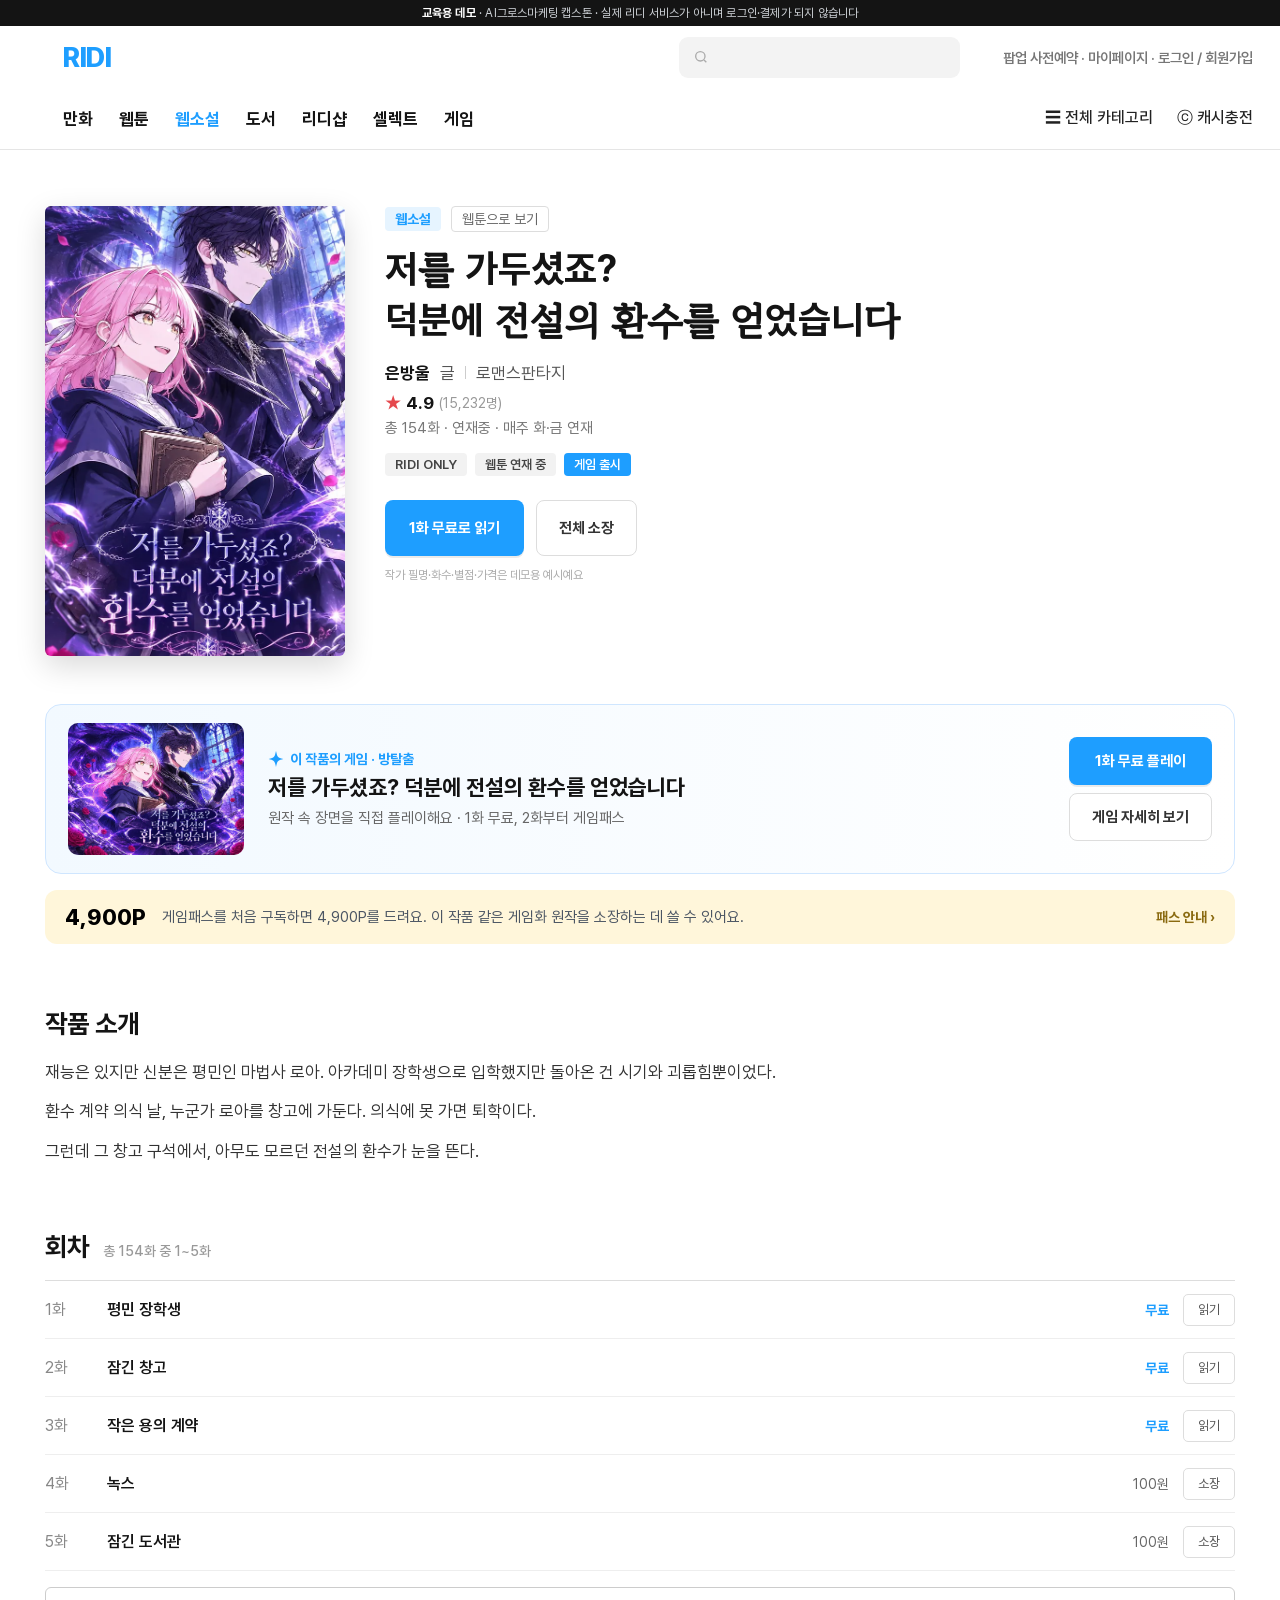
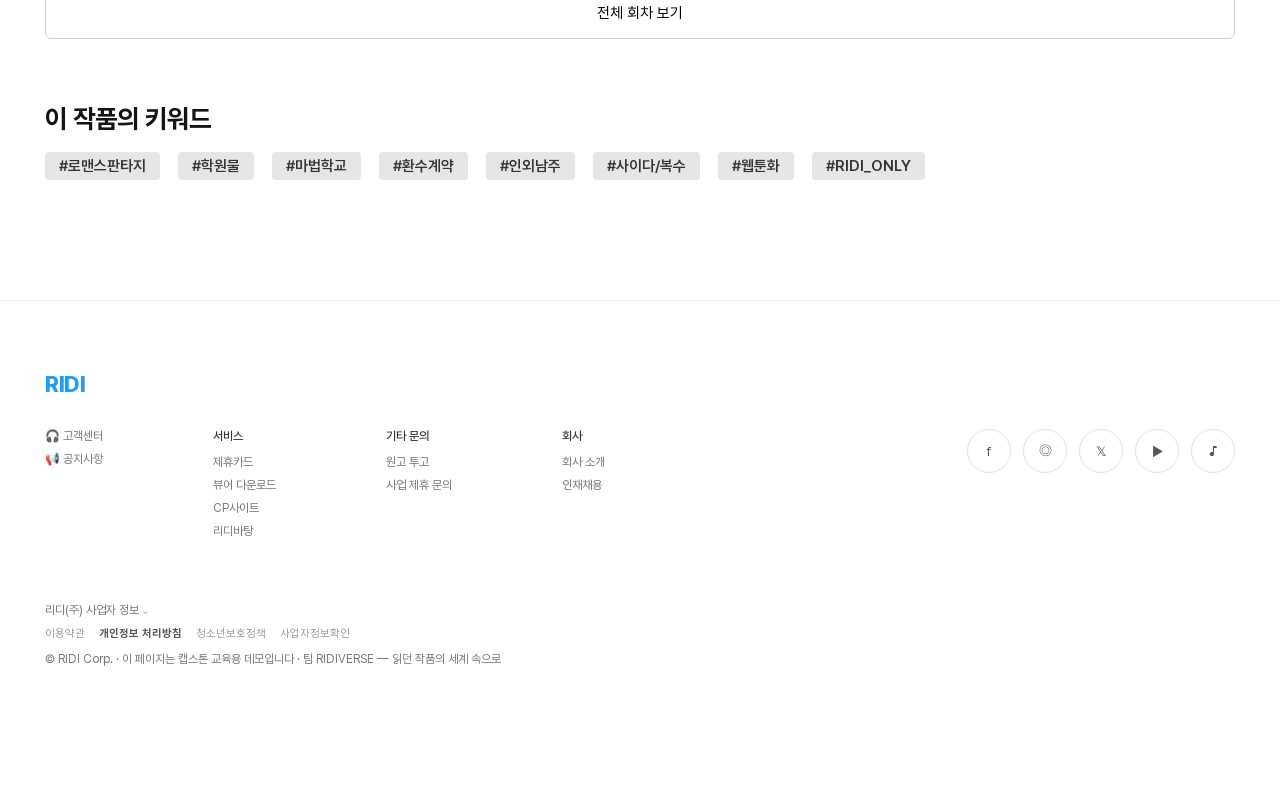
<file: origin.html>
<!doctype html>
<html lang="ko"><head><meta charset="utf-8"><meta name="viewport" content="width=device-width, initial-scale=1">
<title>원작 웹소설 · 리디 (교육용 데모)</title><meta name="robots" content="noindex">
<link rel="stylesheet" href="assets/fonts/pretendard/pretendard.css">
<link rel="stylesheet" href="assets/css/site.css"><script src="assets/js/demo.js"></script></head>
<body data-brand="ridi" data-nav="웹소설">
<div id="hd"></div>
<!-- 원작 작품 페이지(데모): 실제로는 리디 웹소설 작품 페이지. 작가 필명·화수·별점·가격·연재 요일은 데모용 예시 값.
     원작 구매(origin_purchase)는 리디 쪽 데이터라 데모에서 보내지 않음. 원작 → 게임 클릭은 play_start(placement=origin) -->
<main class="wrap og-pg" id="og"></main>
<div id="ft"></div>
<script>
document.addEventListener('DOMContentLoaded', function () {
  var id = new URLSearchParams(location.search).get('g') || 'escape';
  var g = RD.GAMES[id] || RD.GAMES.escape; id = g.id;
  var o = RD.ORIGIN[id];
  document.title = g.title + ' · 원작 웹소설 · 리디 (교육용 데모)';
  var eps = o.eps.map(function (t, i) {
    var n = i + 1;
    return '<li><span class="no">' + n + '화</span><span class="et">' + t + '</span>' +
      (n <= 3 ? '<span class="pr free">무료</span>' : '<span class="pr">100원</span>') +
      '<button type="button" class="rd" data-read>' + (n <= 3 ? '읽기' : '소장') + '</button></li>';
  }).join('');
  document.getElementById('og').innerHTML =
    '<section class="og-top">' +
      '<div class="og-cv"><img src="assets/img/' + g.cover + '" alt="' + g.title + ' 표지"></div>' +
      '<div class="og-in">' +
        '<div class="og-cat"><span class="on">웹소설</span>' + (o.webtoon ? '<button type="button" class="og-wt" data-read>웹툰으로 보기</button>' : '') + '</div>' +
        '<h1>' + g.title2.join('<br>') + '</h1>' +
        '<p class="og-au"><b>' + o.author + '</b> 글 <span class="sep"></span>' + o.genre + '</p>' +
        '<p class="og-rt"><span class="star">★</span><b>' + o.rating + '</b><span class="ct">(' + o.raters + '명)</span></p>' +
        '<p class="og-meta">총 ' + o.total + '화 · ' + o.status + (o.days ? ' · ' + o.days + ' 연재' : '') + '</p>' +
        '<div class="og-badge"><span>RIDI ONLY</span>' + (o.webtoon ? '<span>웹툰 연재 중</span>' : '') + '<span class="gm">게임 출시</span></div>' +
        '<div class="og-bt"><button type="button" class="btn-b" data-read>1화 무료로 읽기</button><button type="button" class="btn-w2" data-read>전체 소장</button></div>' +
        '<p class="og-ex">작가 필명·화수·별점·가격은 데모용 예시예요</p>' +
      '</div>' +
    '</section>' +

    '<section class="og-game">' +
      '<img class="th" src="assets/img/' + g.thumb + '" alt="' + g.title + ' 게임 장면" loading="lazy">' +
      '<div class="tx"><p class="k"><img src="assets/brand/ridigames_mark_blue.svg" alt="">이 작품의 게임 · ' + g.type + '</p>' +
        '<p class="t">' + g.title + '</p>' +
        '<p class="s">원작 속 장면을 직접 플레이해요 · 1화 무료, 2화부터 게임패스</p></div>' +
      '<div class="bt"><a class="btn-b" href="' + g.real + '" data-play>1화 무료 플레이</a><a class="btn-w2" href="detail.html?g=' + id + '&from=origin">게임 자세히 보기</a></div>' +
    '</section>' +

    '<button type="button" class="og-gift" id="ogGift"><b>4,900P</b><span>게임패스를 처음 구독하면 4,900P를 드려요. 이 작품 같은 게임화 원작을 소장하는 데 쓸 수 있어요.</span><i>패스 안내 ›</i></button>' +

    '<section class="og-sec"><h2>작품 소개</h2><div class="og-intro">' + o.intro.map(function (t) { return '<p>' + t + '</p>'; }).join('') + '</div></section>' +

    '<section class="og-sec"><h2>회차 <small>총 ' + o.total + '화 중 1~5화</small></h2><ul class="og-eps">' + eps + '</ul>' +
      '<button type="button" class="og-more" data-read>전체 회차 보기</button></section>' +

    '<section class="og-sec"><h2>이 작품의 키워드</h2><div class="kw">' + o.kw.map(function (k) { return '<span>' + k + '</span>'; }).join('') + '</div></section>';

  document.querySelectorAll('[data-read]').forEach(function (b) {
    b.addEventListener('click', function (e) { e.preventDefault(); RD.toast('데모에서는 원작을 열 수 없어요'); });
  });
  document.querySelectorAll('[data-play]').forEach(function (a) {
    a.addEventListener('click', function (e) { e.preventDefault(); RD.ev('play_start', { game_id: id, placement: 'origin' }); var h = a.href; setTimeout(function () { location.href = h; }, 150); });
  });
  document.getElementById('ogGift').addEventListener('click', function () { RD.openPass(id, 'origin'); });
});
</script>
</body></html>
</file>
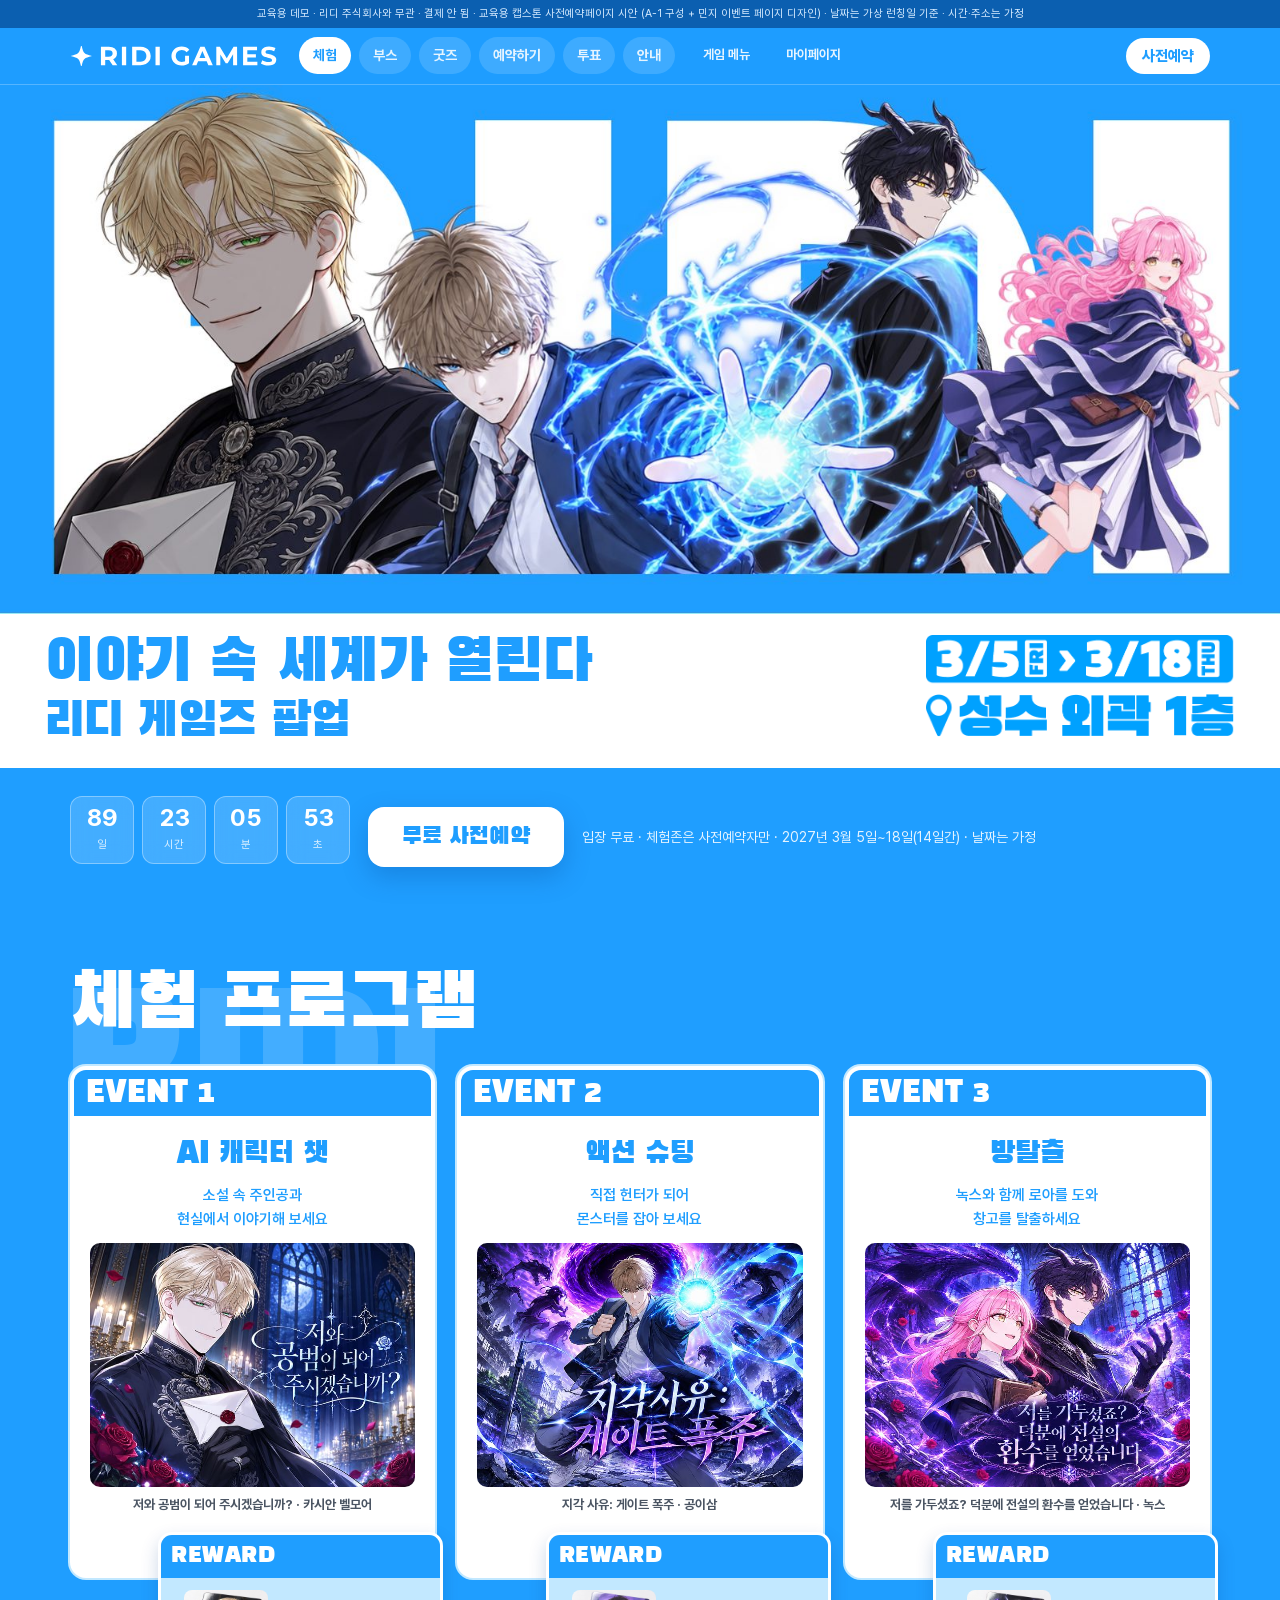
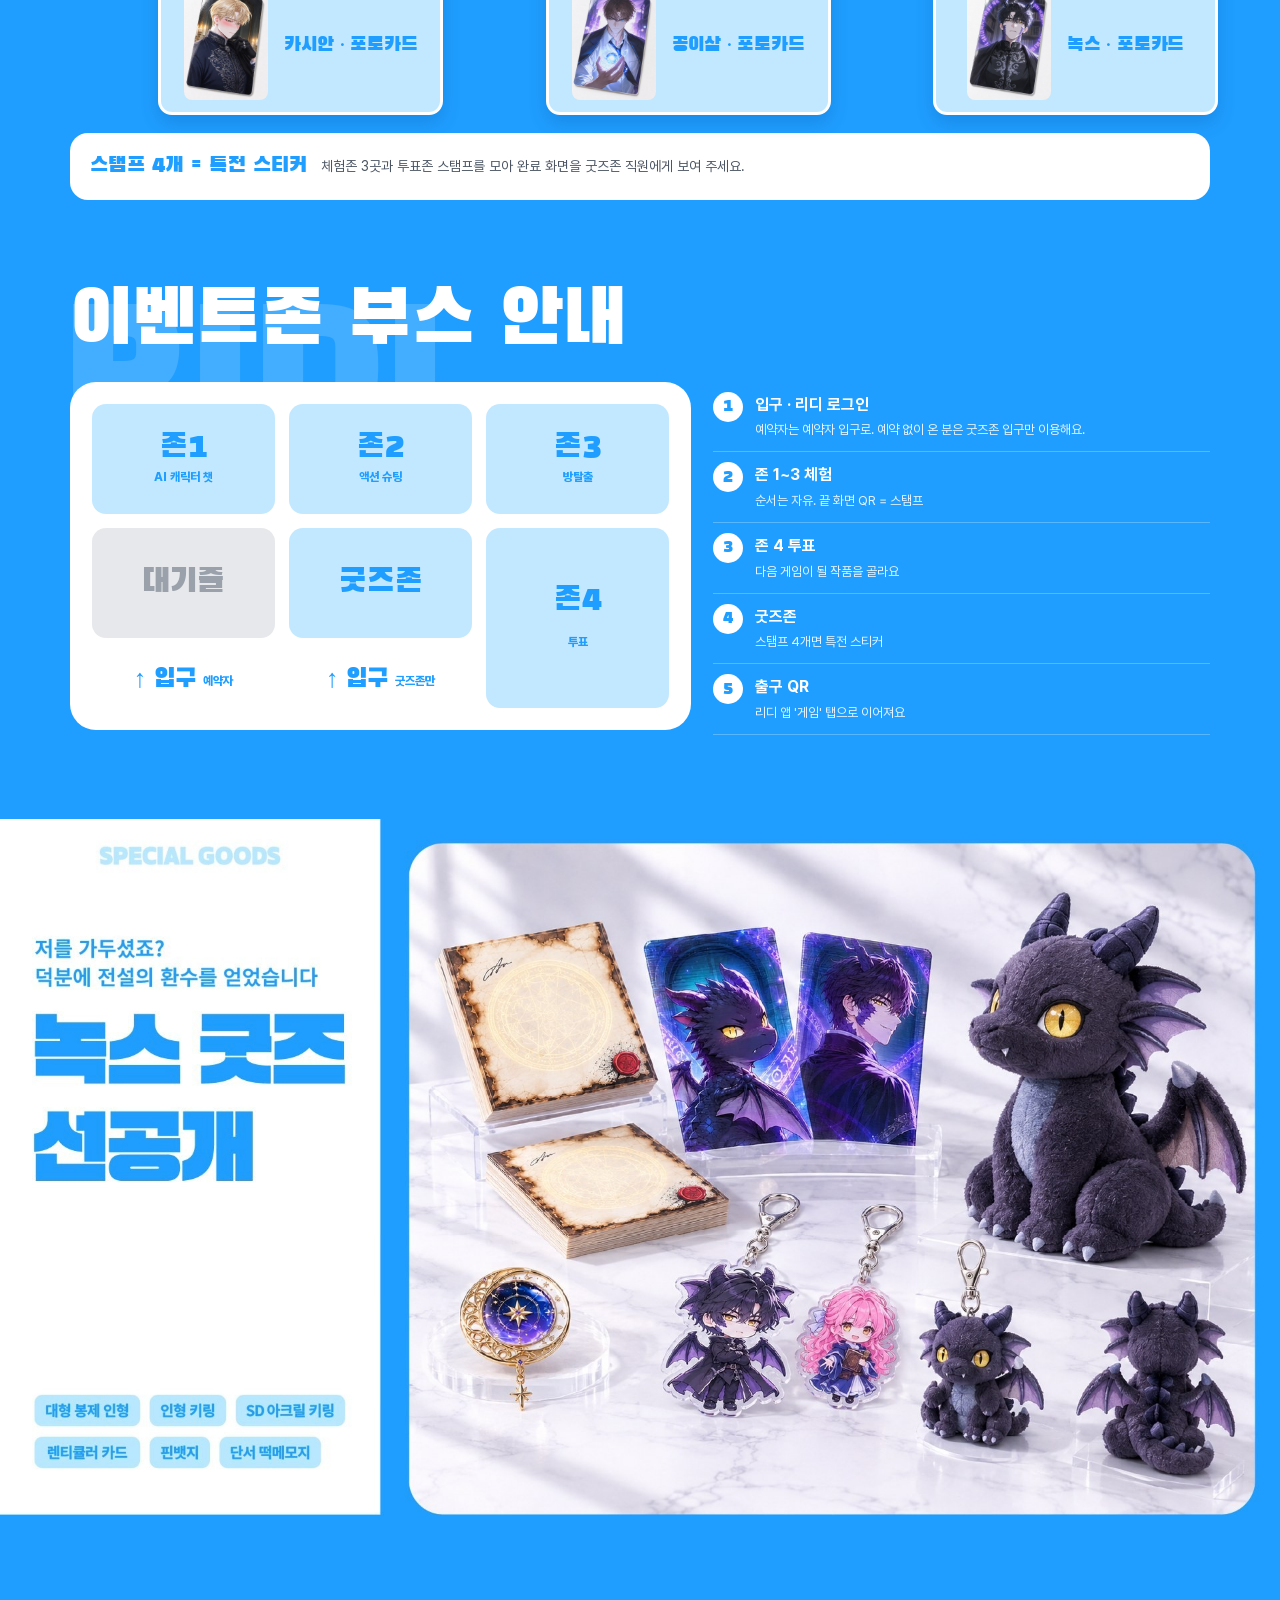
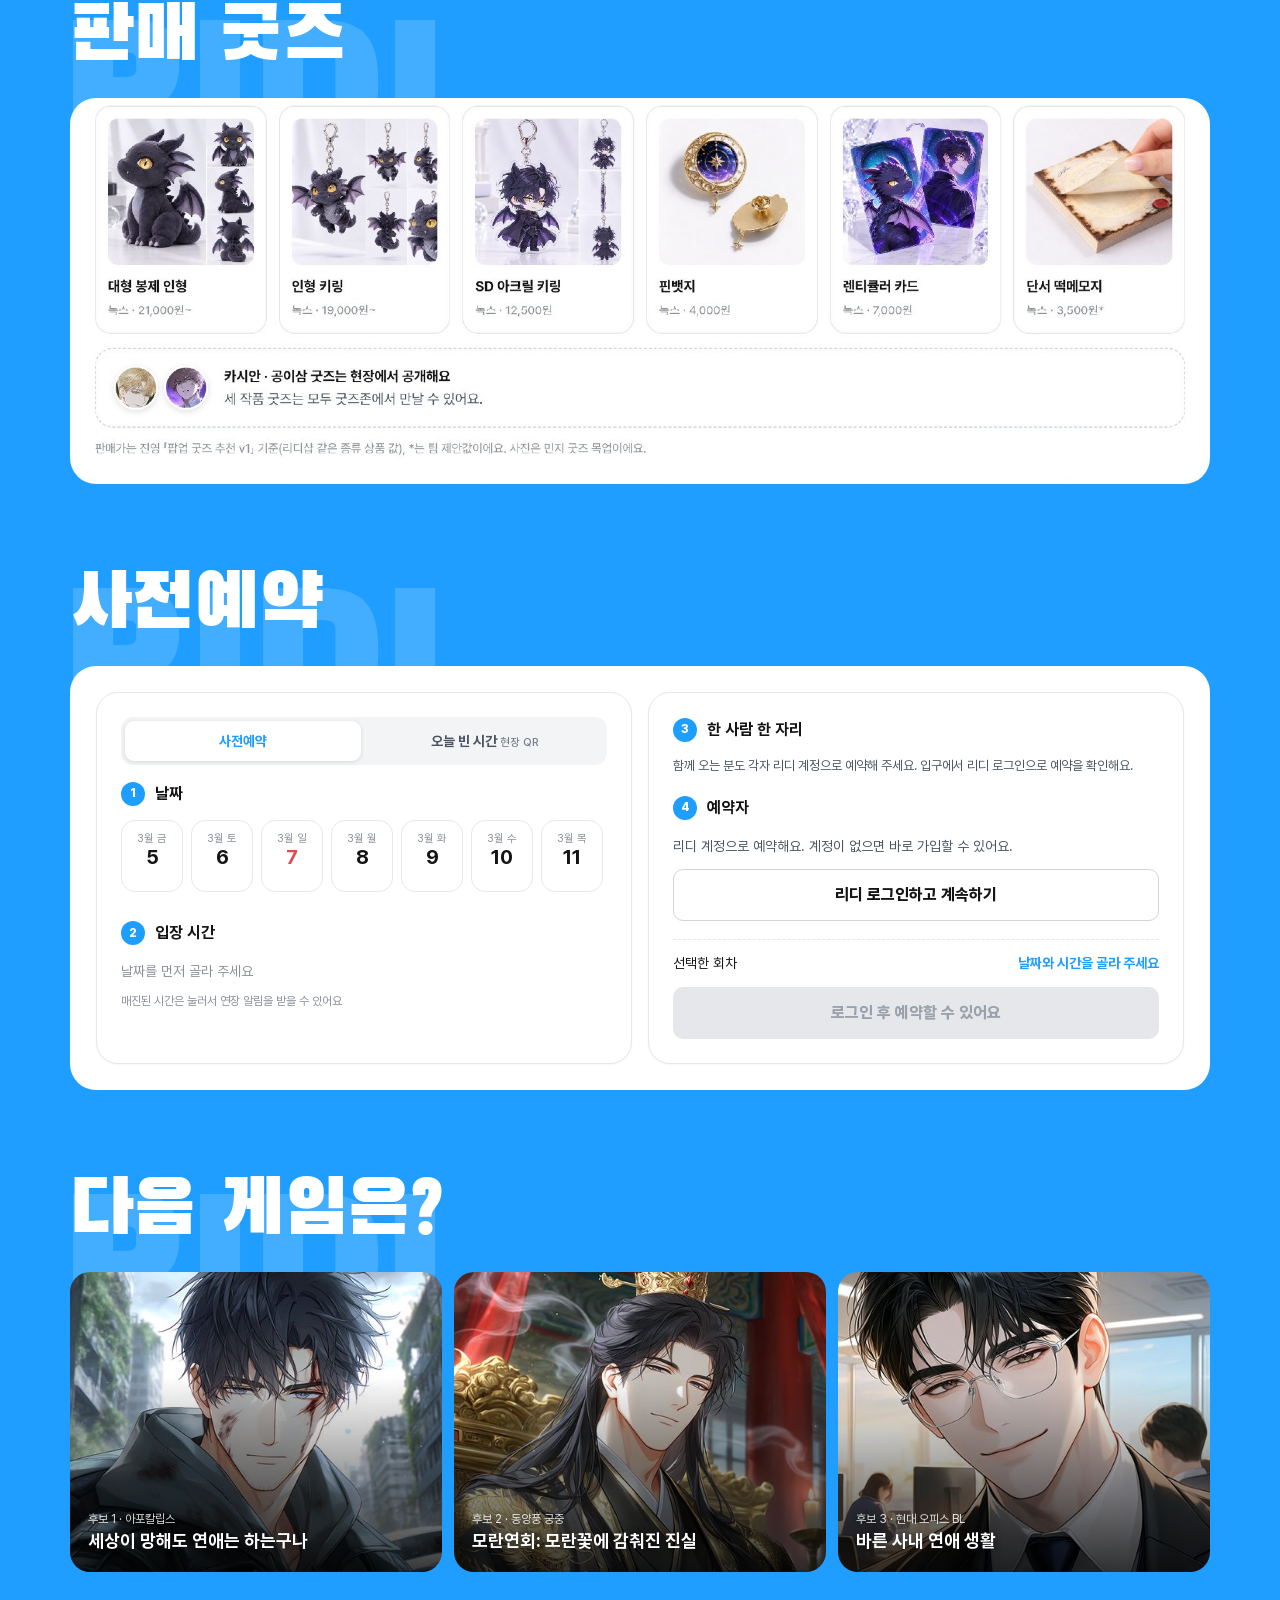
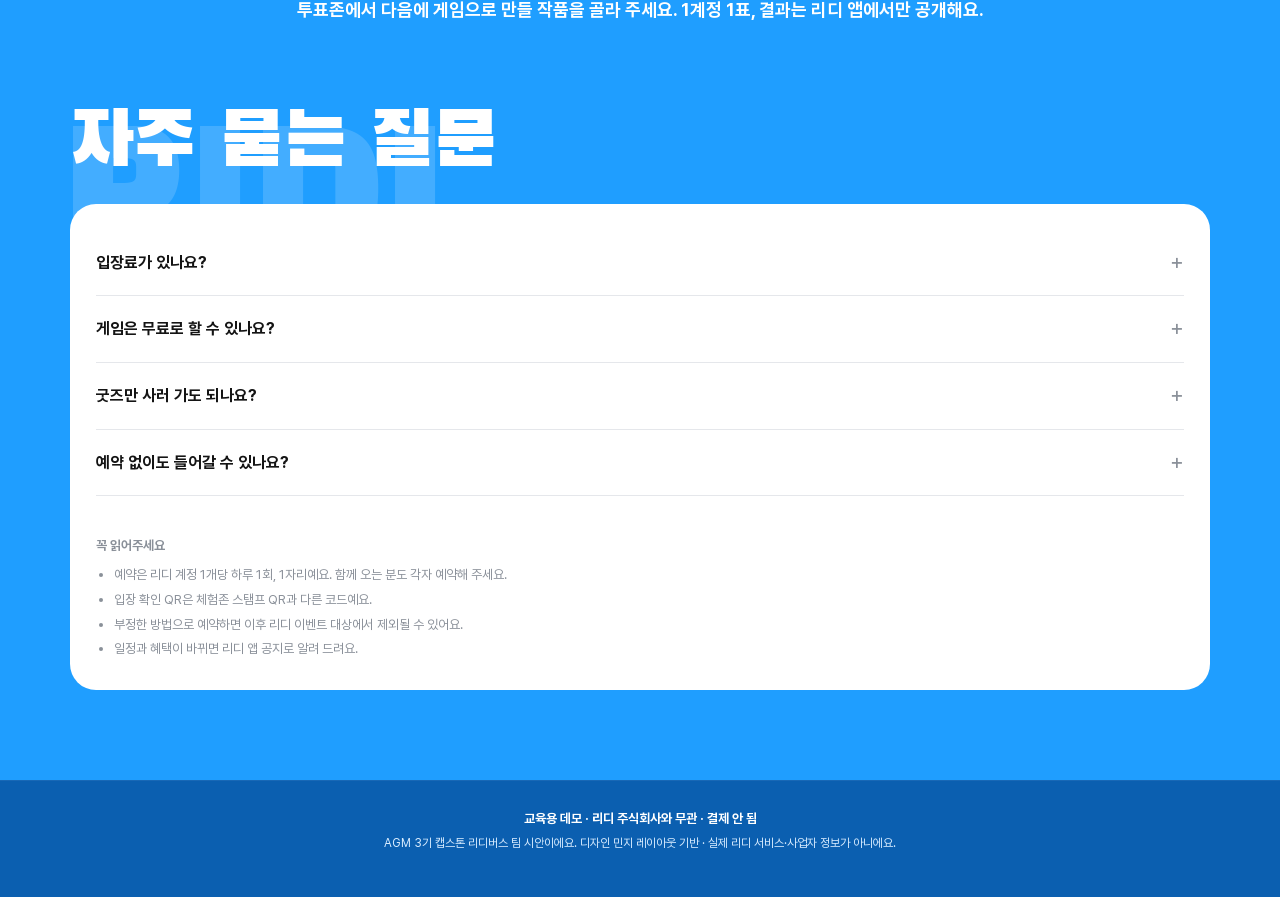
<file: reserve.html>
<!DOCTYPE html>
<html lang="ko">
<head>
<meta charset="utf-8">
<meta name="viewport" content="width=device-width, initial-scale=1">
<title>리디 게임즈 팝업 사전예약 (교육용 데모)</title>
<meta name="description" content="이야기 속으로의 항해 · 리디 게임즈 팝업 무료 사전예약 (교육용 캡스톤 시안)">
<style>


:root{
  --bg:#070a1c; --bg-2:#0d1230; --glass:rgba(255,255,255,.06); --glass-b:rgba(255,255,255,.14);
  --ink:#f3f5fb; --ink-2:#b7bfd6; --ink-3:#7d86a3;
  --ridi:#1f8ce6; --sky:#7cc4ff;
  --c1:#e8c46a; --c1b:#163a2b; --c2:#ff8a3d; --c2b:#6b1fa8; --c3:#ffd86b; --c3b:#2a2f9e;
  --acc:var(--c1); --accb:var(--c1b);
  color-scheme: dark;
}
:root{box-sizing:border-box;padding-top:env(safe-area-inset-top,0px);padding-bottom:env(safe-area-inset-bottom,0px)}
html{scroll-behavior:smooth;scroll-padding-top:calc(env(safe-area-inset-top,0px) + 52px)}
*,*::before,*::after{box-sizing:inherit}
body{word-break:keep-all;margin:0;background:var(--bg);color:var(--ink);font-family:"Pretendard",-apple-system,"Apple SD Gothic Neo","Malgun Gothic",sans-serif;font-size:15px;line-height:1.6;-webkit-font-smoothing:antialiased;overflow-x:hidden}
body::before{content:"";position:fixed;inset:0 0 auto;height:env(safe-area-inset-top,0px);z-index:60;background:var(--bg)}
button{font:inherit;color:inherit;cursor:pointer}
a{color:inherit;text-decoration:none}
:focus-visible{outline:2px solid var(--sky);outline-offset:3px}
.proto{font-size:11px;color:var(--ink-3);text-align:center;padding:5px;background:#000}

/* 리디 얇은 상단바 + 이벤트 내비 */
.top{position:sticky;top:env(safe-area-inset-top,0px);z-index:50;display:flex;align-items:center;gap:18px;height:52px;padding:0 22px;background:rgba(7,10,28,.72);backdrop-filter:blur(14px);-webkit-backdrop-filter:blur(14px);border-bottom:1px solid rgba(255,255,255,.06)}
.top .logo{font-weight:900;font-size:21px;color:#fff;letter-spacing:-.5px}
.top .logo span{color:var(--sky);font-weight:700;font-size:13px;margin-left:6px;letter-spacing:0}
.top nav{display:flex;gap:4px;margin-left:auto;overflow-x:auto;scrollbar-width:none}
.top nav a{font-size:14px;color:var(--ink-2);padding:6px 12px;border-radius:99px;white-space:nowrap}
.top nav a.on{color:#fff;background:rgba(255,255,255,.1)}
.top .go{height:34px;padding:0 16px;border-radius:99px;border:0;background:#fff;color:var(--bg);font-weight:900;font-size:13px;white-space:nowrap}

/* 히어로 */
.hero{position:relative;min-height:min(860px,calc(100svh - 52px));display:grid;align-items:end;overflow:hidden;isolation:isolate}
.panels{position:absolute;inset:0;display:grid;grid-template-columns:1fr 1.15fr 1fr;z-index:-2}
.panels div{position:relative;clip-path:polygon(14% 0,100% 0,86% 100%,0 100%);margin:0 -7%}
.panels div::after{content:attr(data-note);position:absolute;top:84px;left:22%;font-size:11px;color:rgba(255,255,255,.55)}
.p1{background:radial-gradient(ellipse at 55% 30%,#f9e3a3 0,#c39234 30%,#1e4a37 70%,#0b1a14 100%)}
.p2{background:radial-gradient(ellipse at 50% 28%,#ffd0a0 0,#ff7a3d 22%,#9a2fd0 55%,#1b0c3d 100%)}
.p3{background:radial-gradient(ellipse at 50% 30%,#fff0b0 0,#6b6ff0 35%,#1d2180 65%,#080b2a 100%)}
.panels .sil{position:absolute;bottom:0;left:50%;transform:translateX(-50%);width:46%;height:72%;background:linear-gradient(180deg,rgba(0,0,0,0),rgba(0,0,0,.55));border-radius:48% 48% 0 0/38% 38% 0 0;opacity:.55}
.hero::before{content:"";position:absolute;inset:0;z-index:-1;background:linear-gradient(180deg,rgba(7,10,28,.15) 0%,rgba(7,10,28,0) 35%,rgba(7,10,28,.85) 72%,var(--bg) 100%)}
.hero-in{padding:0 24px 56px;max-width:1100px;margin:0 auto;width:100%;display:grid;grid-template-columns:1fr auto;gap:28px;align-items:end}
.kicker{font-size:14px;color:var(--ink-2);margin:0 0 8px}
.hero h1{font-family:"Pretendard",-apple-system,"Apple SD Gothic Neo","Malgun Gothic",sans-serif;font-weight:900;font-size:clamp(38px,6.2vw,78px);word-break:keep-all;line-height:1.04;letter-spacing:-.035em;margin:0;text-shadow:0 4px 40px rgba(0,0,0,.5)}
.hero h1 .ln{display:block}
.hero .lead{font-size:clamp(15px,1.6vw,18px);color:var(--ink-2);margin:16px 0 0;max-width:30em}
.cd{display:flex;gap:8px;margin-bottom:14px}
.cd div{width:64px;padding:8px 0;text-align:center;background:var(--glass);border:1px solid var(--glass-b);border-radius:12px;backdrop-filter:blur(10px);-webkit-backdrop-filter:blur(10px)}
.cd b{display:block;font-size:24px;font-variant-numeric:tabular-nums;line-height:1.1}
.cd small{font-size:11px;color:var(--ink-3)}
.cta{position:relative;display:inline-flex;align-items:center;justify-content:center;height:64px;min-width:272px;padding:0 34px;border:0;border-radius:16px;font-weight:900;font-size:19px;color:#1a1200;background:linear-gradient(100deg,#ffe9a8,#f0c050 45%,#ffd27a);box-shadow:0 0 0 1px rgba(255,255,255,.4) inset,0 12px 40px rgba(240,192,80,.35)}
.cta::after{content:"";position:absolute;inset:-6px;border-radius:20px;border:1px solid rgba(255,220,140,.45);animation:pulse 2.6s ease-out infinite}
@keyframes pulse{0%{opacity:.9;transform:scale(.98)}100%{opacity:0;transform:scale(1.06)}}
.cta-sub{font-size:13px;color:var(--ink-3);margin-top:10px;text-align:center}
.facts{display:flex;gap:22px;flex-wrap:wrap;margin-top:22px;font-size:14px;color:var(--ink-2)}
.facts b{color:#fff;font-weight:700;margin-right:6px}
.as{font-size:11px;color:var(--ink-3);border:1px solid var(--glass-b);border-radius:4px;padding:0 4px;margin-left:4px}

section.blk{max-width:1100px;margin:0 auto;padding:96px 24px 0}
.blk-h{display:flex;align-items:end;justify-content:space-between;gap:20px;margin-bottom:28px;flex-wrap:wrap}
.blk-h h2{font-family:"Pretendard",-apple-system,"Apple SD Gothic Neo","Malgun Gothic",sans-serif;font-weight:900;font-size:clamp(28px,4vw,44px);line-height:1.15;letter-spacing:-.03em;margin:0}
.blk-h p{margin:0;color:var(--ink-2);max-width:32em}

/* 누적 달성 보상 */
.goal{background:linear-gradient(180deg,rgba(255,255,255,.07),rgba(255,255,255,.02));border:1px solid var(--glass-b);border-radius:24px;padding:30px 30px 26px}
.goal-top{display:flex;align-items:baseline;gap:12px;flex-wrap:wrap}
.goal-top .num{font-size:clamp(40px,6vw,64px);font-weight:900;font-variant-numeric:tabular-nums;letter-spacing:-.02em;line-height:1;background:linear-gradient(90deg,#fff,#ffe29a);-webkit-background-clip:text;background-clip:text;color:transparent}
.goal-top span{color:var(--ink-2)}
.track{position:relative;margin:44px 8px 0;height:8px;border-radius:99px;background:rgba(255,255,255,.1)}
.track .fill{position:absolute;inset:0 auto 0 0;border-radius:99px;background:linear-gradient(90deg,#7cc4ff,#ffe29a);box-shadow:0 0 18px rgba(255,226,154,.5);width:0;transition:width 1.2s cubic-bezier(.2,.8,.2,1)}
.nodes{display:grid;grid-template-columns:repeat(4,1fr);margin-top:-30px;position:relative}
.node{display:flex;flex-direction:column;align-items:center;text-align:center;gap:8px}
.node .gem{width:52px;height:52px;border-radius:14px;transform:rotate(45deg);display:flex;align-items:center;justify-content:center;background:var(--bg-2);border:1px solid var(--glass-b)}
.node .gem i{transform:rotate(-45deg);font-style:normal;font-weight:900;font-size:13px}
.node.got .gem{background:linear-gradient(135deg,#ffe9a8,#f0c050);border:0;color:#1a1200;box-shadow:0 0 22px rgba(240,192,80,.55)}
.node b{font-size:14px;margin-top:6px}
.node small{font-size:12px;color:var(--ink-3)}
.node .rw{font-size:13px;color:var(--ink-2);line-height:1.4;max-width:13em}
.goal-note{margin:26px 0 0;font-size:12px;color:var(--ink-3)}

/* 캐릭터 */
.chars{position:relative;border-radius:28px;overflow:hidden;min-height:520px;display:grid;grid-template-columns:1.1fr 1fr;background:radial-gradient(ellipse at 25% 40%,var(--acc) -40%,var(--accb) 45%,var(--bg) 100%);transition:background .5s}
.chars .art{position:relative;display:flex;align-items:flex-end;justify-content:center}
.chars .art .fig{width:62%;height:86%;border-radius:50% 50% 0 0/30% 30% 0 0;background:linear-gradient(180deg,rgba(255,255,255,.18),rgba(255,255,255,.02));border:1px solid rgba(255,255,255,.18);border-bottom:0;display:flex;align-items:center;justify-content:center;color:rgba(255,255,255,.6);font-size:12px;text-align:center}
.chars .info{padding:44px 40px;display:flex;flex-direction:column;gap:14px;justify-content:center}
.chars .zone{font-size:13px;color:var(--acc);font-weight:700}
.chars h3{font-family:"Pretendard",-apple-system,"Apple SD Gothic Neo","Malgun Gothic",sans-serif;font-size:clamp(34px,4.6vw,56px);font-weight:900;margin:0;line-height:1.05;letter-spacing:-.03em}
.chars .title{font-size:16px;color:var(--ink-2);margin:0}
.chars blockquote{margin:6px 0;padding:16px 18px;border-left:2px solid var(--acc);background:rgba(0,0,0,.25);border-radius:0 12px 12px 0;font-size:17px;line-height:1.55}
.chars .tags{display:flex;gap:8px;flex-wrap:wrap}
.chars .tags span{font-size:12px;padding:4px 10px;border-radius:99px;background:rgba(255,255,255,.08);border:1px solid var(--glass-b)}
.ctabs{display:flex;gap:10px;margin-top:16px}
.ctab{flex:1;display:flex;align-items:center;gap:12px;padding:10px 14px;border-radius:16px;border:1px solid var(--glass-b);background:var(--glass);text-align:left}
.ctab .dot{width:42px;height:42px;border-radius:50%;flex:0 0 42px}
.ctab b{display:block;font-size:15px}
.ctab small{font-size:12px;color:var(--ink-3)}
.ctab[aria-selected="true"]{border-color:var(--acc);background:rgba(255,255,255,.1)}

/* 스테이지 지도 */
.map{display:grid;grid-template-columns:repeat(5,1fr);gap:12px;position:relative}
.map::before{content:"";position:absolute;left:8%;right:8%;top:58px;border-top:2px dashed rgba(255,255,255,.18);z-index:0}
.st{position:relative;z-index:1;text-align:center;display:flex;flex-direction:column;align-items:center;gap:10px}
.st .orb{width:116px;height:116px;border-radius:50%;display:flex;align-items:center;justify-content:center;font-weight:900;font-size:15px;border:1px solid rgba(255,255,255,.22);box-shadow:0 10px 30px rgba(0,0,0,.4)}
.st b{font-size:15px}
.st p{margin:0;font-size:13px;color:var(--ink-2);line-height:1.45;max-width:14em}
.st .n{font-size:11px;color:var(--ink-3)}
.o1{background:radial-gradient(circle at 40% 30%,#f9e3a3,#1e4a37)}
.o2{background:radial-gradient(circle at 40% 30%,#ffb070,#6b1fa8)}
.o3{background:radial-gradient(circle at 40% 30%,#fff0b0,#2a2f9e)}
.o4{background:radial-gradient(circle at 40% 30%,#b8d8ff,#1f4f9e)}
.o5{background:radial-gradient(circle at 40% 30%,#ffd1e6,#8a2d62)}
.stamp-row{margin-top:30px;display:flex;align-items:center;gap:18px;padding:18px 22px;border-radius:18px;background:var(--glass);border:1px solid var(--glass-b);flex-wrap:wrap}
.stamp-row b{font-size:16px}
.stamp-row p{margin:0;color:var(--ink-2);font-size:14px;flex:1;min-width:220px}

/* 예약 */
.book{display:grid;grid-template-columns:minmax(0,1fr) minmax(0,1fr);gap:16px}.book>*{min-width:0}
.panel{background:linear-gradient(180deg,rgba(255,255,255,.075),rgba(255,255,255,.025));border:1px solid var(--glass-b);border-radius:22px;padding:24px}
.panel h3{margin:0 0 14px;font-size:16px;display:flex;align-items:center;gap:10px}
.panel h3 i{font-style:normal;width:24px;height:24px;border-radius:50%;background:#fff;color:var(--bg);font-size:12px;display:inline-flex;align-items:center;justify-content:center;font-weight:900}
.dates{display:flex;gap:8px;overflow-x:auto;padding-bottom:6px;scrollbar-width:thin}
.date{flex:0 0 62px;height:72px;border:1px solid var(--glass-b);border-radius:14px;background:transparent;display:flex;flex-direction:column;align-items:center;justify-content:center;line-height:1.2}
.date small{font-size:11px;color:var(--ink-3)}
.date b{font-size:20px}
.date em{font-style:normal;font-size:10px;color:var(--c1)}
.date[aria-pressed="true"]{background:#fff;color:var(--bg);border-color:#fff}
.date[aria-pressed="true"] small{color:#555}
.date[aria-pressed="true"] em{color:#9a6b00}
.slots{display:grid;grid-template-columns:repeat(3,1fr);gap:8px}
.slot{height:58px;border:1px solid var(--glass-b);border-radius:12px;background:transparent;display:flex;flex-direction:column;align-items:center;justify-content:center;line-height:1.25}
.slot b{font-size:15px}
.slot small{font-size:11px;color:#6fe0a8}
.slot.few small{color:#ffb86b}
.slot.full{opacity:.55;background:repeating-linear-gradient(135deg,transparent 0 6px,rgba(255,255,255,.05) 6px 12px)}
.slot.full small{color:var(--ink-3)}
.slot[aria-pressed="true"]{border:2px solid var(--c1);background:rgba(232,196,106,.12)}
.legend{font-size:12px;color:var(--ink-3);margin-top:10px}
.cnt{display:flex;align-items:center;justify-content:space-between;gap:12px}
.cnt p{margin:0;font-size:13px;color:var(--ink-2)}
.stepper{display:flex;align-items:center;border:1px solid var(--glass-b);border-radius:12px;overflow:hidden}
.stepper button{width:44px;height:44px;border:0;background:transparent;font-size:20px}
.stepper button:disabled{opacity:.3;cursor:not-allowed}
.stepper output{width:40px;text-align:center;font-weight:700}
.who{display:flex;align-items:center;gap:12px}
.who .av{width:44px;height:44px;border-radius:50%;background:linear-gradient(135deg,#f9e3a3,#c39234);color:#1a1200;display:flex;align-items:center;justify-content:center;font-weight:900}
.who p{margin:0;font-size:13px;color:var(--ink-2)}
.agree label{display:flex;gap:10px;align-items:flex-start;padding:10px 0;font-size:14px;cursor:pointer}
.agree label+label{border-top:1px solid var(--glass-b)}
.agree input{width:18px;height:18px;margin-top:3px;accent-color:#f0c050}
.agree small{display:block;color:var(--ink-3);font-size:12px}
.btn{height:52px;border-radius:14px;border:0;padding:0 18px;font-weight:900;font-size:16px;width:100%}
.btn.gold{background:linear-gradient(100deg,#ffe9a8,#f0c050 45%,#ffd27a);color:#1a1200}
.btn.gold:disabled{background:rgba(255,255,255,.12);color:var(--ink-3);cursor:not-allowed}
.btn.line{background:transparent;border:1px solid var(--glass-b);color:var(--ink)}
.sum{display:flex;justify-content:space-between;font-size:14px;padding:12px 0;border-top:1px dashed var(--glass-b)}
.sum b{color:var(--c1)}
.span2{grid-column:1/-1}

/* FAQ */
.faq details{border-bottom:1px solid var(--glass-b)}
.faq summary{list-style:none;cursor:pointer;padding:20px 0;font-weight:700;font-size:16px;display:flex;justify-content:space-between;gap:12px}
.faq summary::after{content:"+";color:var(--ink-3);font-size:22px;line-height:1;font-weight:400}
.faq details[open] summary::after{content:"−"}
.faq p{margin:0 0 20px;color:var(--ink-2)}
.notice{margin-top:40px;font-size:13px;color:var(--ink-3)}
.notice ul{padding-left:18px;margin:8px 0 0}
.notice li{margin:4px 0}
footer{margin-top:90px;padding:28px 24px 40px;border-top:1px solid rgba(255,255,255,.06);text-align:center;font-size:12px;color:var(--ink-3)}

/* 시트·완료 */
.dim{position:fixed;inset:0;background:rgba(2,4,14,.7);backdrop-filter:blur(6px);-webkit-backdrop-filter:blur(6px);display:none;align-items:center;justify-content:center;z-index:80;padding:16px}
.dim.open{display:flex}
.sheet{background:linear-gradient(180deg,#151b3d,#0b0f26);border:1px solid var(--glass-b);width:min(440px,100%);border-radius:24px;padding:26px 22px;max-height:92vh;overflow:auto}
.sheet h3{margin:0 0 6px;font-size:20px}
.sheet p{margin:0 0 16px;color:var(--ink-2);font-size:14px}
.field{display:block;width:100%;height:50px;border:1px solid var(--glass-b);border-radius:12px;padding:0 14px;margin-bottom:8px;background:rgba(255,255,255,.04);color:var(--ink);font:inherit}
.or{display:flex;align-items:center;gap:10px;color:var(--ink-3);font-size:12px;margin:14px 0}
.or::before,.or::after{content:"";flex:1;height:1px;background:var(--glass-b)}
.sns{display:grid;grid-template-columns:repeat(4,1fr);gap:8px}
.sns button{height:44px;border:1px solid var(--glass-b);border-radius:12px;background:transparent;font-size:12px}
.pass{position:relative;border-radius:20px;overflow:hidden;margin:16px 0;background:radial-gradient(ellipse at 20% 0,rgba(240,192,80,.35),transparent 60%),linear-gradient(160deg,#1c2350,#0d1230);border:1px solid rgba(255,226,154,.4)}
.pass .ph{padding:16px 18px 0;display:flex;justify-content:space-between;align-items:center}
.pass .ph b{font-family:"Pretendard",-apple-system,"Apple SD Gothic Neo","Malgun Gothic",sans-serif;font-size:18px}
.pass .ph small{font-size:11px;color:var(--c1)}
.pass .pb{display:grid;grid-template-columns:1fr auto;gap:14px;align-items:center;padding:16px 18px 18px}
.qr{width:116px;height:116px;background:#fff;padding:6px;border-radius:10px}
.tk{font-size:13px;border-collapse:collapse}
.tk th{color:var(--ink-3);font-weight:500;text-align:left;padding:4px 10px 4px 0}
.tk td{font-weight:700;padding:4px 0}
.hint{font-size:12px;color:var(--ink-3);background:rgba(255,255,255,.05);border-radius:12px;padding:12px}
.toast{position:fixed;left:50%;bottom:calc(24px + env(safe-area-inset-bottom,0px));transform:translateX(-50%) translateY(20px);background:#fff;color:var(--bg);font-weight:700;padding:12px 18px;border-radius:12px;font-size:14px;opacity:0;transition:.25s;z-index:90;pointer-events:none;max-width:90vw}
.toast.on{opacity:1;transform:translateX(-50%) translateY(0)}
.evt-toggle{position:fixed;right:14px;bottom:calc(14px + env(safe-area-inset-bottom,0px));z-index:70;height:36px;border-radius:99px;border:1px solid var(--glass-b);background:rgba(13,18,48,.9);padding:0 14px;font-size:12px}
.show-evt [data-evt]{outline:1px dashed #ff7a00;outline-offset:2px;position:relative}
.show-evt [data-evt]::before{content:attr(data-evt);position:absolute;left:0;top:-18px;font:600 10px/16px ui-monospace,Menlo,monospace;background:#ff7a00;color:#fff;padding:0 5px;border-radius:3px;z-index:5;white-space:nowrap;pointer-events:none}

@media (max-width:860px){
  .top nav{display:none}.top .go{margin-left:auto}
  .hero{min-height:calc(100svh - 52px)}
  .panels div::after{top:20px}
  .hero-in{grid-template-columns:1fr;padding-bottom:36px}
  .cta{width:100%;min-width:0}
  .cd div{flex:1;width:auto}
  .chars{grid-template-columns:1fr;min-height:0}
  .chars .art{height:240px}
  .chars .info{padding:6px 22px 28px}
  .ctabs{flex-direction:column}
  .map{grid-template-columns:1fr;gap:14px}
  .map::before{left:57px;right:auto;top:20px;bottom:20px;border-top:0;border-left:2px dashed rgba(255,255,255,.18)}
  .st{flex-direction:row;text-align:left;align-items:center}
  .st .orb{width:76px;height:76px;flex:0 0 76px;font-size:13px;margin-left:19px}
  .book{grid-template-columns:1fr}
  .goal{padding:22px 16px}
  .nodes{margin-top:-24px}
  .node .gem{width:38px;height:38px;border-radius:10px}
  .node .gem i{font-size:10px}
  .node b{font-size:12px}
  .node .rw{font-size:11px}
  .track{margin:34px 4px 0}
  section.blk{padding-top:72px}
}
@media (prefers-reduced-motion:reduce){html{scroll-behavior:auto}.cta::after{animation:none}.track .fill,.chars{transition:none}.toast{transition:none}}
.mode{display:flex;gap:6px;margin:0 0 16px;padding:4px;border-radius:12px;background:rgba(255,255,255,.06)}.mode button{white-space:nowrap;flex:1;height:40px;border:0;border-radius:9px;background:transparent;font-weight:700;font-size:14px;color:var(--ink-2)}.mode button small{font-weight:500;font-size:11px;opacity:.75}.mode button[aria-pressed="true"]{background:#fff;color:#070a1c;box-shadow:0 1px 4px rgba(0,0,0,.12)}.seatnote{margin:0;font-size:13px;color:var(--ink-2)}.walknote{margin:0 0 0 6px;align-self:center;font-size:12px;color:var(--ink-3);max-width:220px}.slotnote{grid-column:1/-1;margin:0;font-size:14px;color:var(--ink-3)}.date:disabled{cursor:default;opacity:1}
@media (max-width:400px){.mode button small{display:none}}
</style>
<style id="ridi62">
/* ===== 62차: 리디 웹 틀 (민지 「게임 상세페이지 목업」 기준) ===== */
.rd-in{max-width:1100px;margin:0 auto;padding:0 20px}
.rd-gnb{background:#fff;border-bottom:1px solid #e9ebee;color:#141414;font-family:"Pretendard",-apple-system,"Apple SD Gothic Neo","Malgun Gothic",sans-serif}
.rd-row1{display:flex;align-items:center;gap:18px;height:58px}
.rd-logo{font-weight:900;font-size:22px;letter-spacing:-.4px;color:#1e9eff}
.rd-logo b{font-weight:900}
.rd-search{margin-left:auto;width:min(300px,40vw);height:36px;border-radius:8px;background:#f2f4f6;color:#8a9099;display:flex;align-items:center;padding:0 12px}
.rd-auth{font-size:12px;color:#4b5563;white-space:nowrap}
.rd-row2{display:flex;align-items:center;gap:16px;height:44px}
.rd-cat{display:flex;gap:20px;overflow-x:auto;scrollbar-width:none;font-size:14px;font-weight:700;color:#333}
.rd-cat span{white-space:nowrap;padding:10px 0;border-bottom:2px solid transparent}
.rd-cat .on{color:#1e9eff;border-bottom-color:#1e9eff}
.rd-util{margin-left:auto;display:flex;gap:16px;font-size:12px;color:#4b5563;white-space:nowrap}
.rd-foot{margin-top:90px;background:#f7f8fa;border-top:1px solid #e9ebee;padding:30px 0 44px;font-size:12px;color:#8a9099;text-align:left}
.rd-foot p{margin:4px 0}.rd-foot .fix{font-weight:700;color:#4b5563;font-size:13px}
.demo-note{font-size:13px;color:#4b5563;background:#f3f5f7;border-radius:10px;padding:12px;margin:0 0 12px}
.proto{background:#f3f5f7!important;color:#6b7280!important}
@media (max-width:760px){.rd-util,.rd-auth{display:none}.rd-search{width:36px;padding:0;justify-content:center}.rd-cat{gap:16px}}

:root{--bg:#fff;--bg-2:#f5f6f8;--glass:#f7f8fa;--glass-b:#e5e7eb;--ink:#141414;--ink-2:#4b5563;--ink-3:#8a9099;--sky:#1e9eff;--ridi:#1e9eff;color-scheme:light}
body{background:#fff}
.top{top:0;height:auto;padding:0;background:rgba(255,255,255,.96);border-bottom:1px solid #e9ebee}
.top .top-in{max-width:1100px;margin:0 auto;padding:0 20px;height:50px;display:flex;align-items:center;gap:10px;width:100%}
.top nav{margin-left:0}
.top nav a{color:#4b5563;border-radius:0;padding:14px 10px;font-weight:700}
.top nav a.on{color:#1e9eff;background:none;box-shadow:inset 0 -2px #1e9eff}
.top .go{margin-left:auto;background:#1e9eff;color:#fff;border-radius:8px}
/* 히어로 = 리디 이벤트 배너(어두운 키비주얼) */
.hero{--bg:#0b1024;--ink:#fff;--ink-2:#d5dbea;--ink-3:#a7afc4;--glass:rgba(255,255,255,.08);--glass-b:rgba(255,255,255,.2);color:#fff;background:#0b1024;min-height:min(760px,calc(100svh - 150px))}
.panels div::after,.panels .sil{display:none}
.p1{background:url(assets/rimg/kassian.jpg) center 12%/cover}
.p2{background:url(assets/rimg/gong.jpg) center 10%/cover}
.p3{background:url(assets/rimg/nox.jpg) center 8%/cover}
.hero::before{background:linear-gradient(180deg,rgba(11,16,36,.05) 0%,rgba(11,16,36,0) 30%,rgba(11,16,36,.82) 68%,#0b1024 100%)}
.cta{background:#1e9eff;color:#fff;box-shadow:0 12px 30px rgba(30,158,255,.35);border-radius:12px}
.cta::after{border-color:rgba(120,195,255,.6);border-radius:16px}
/* 캐릭터 카드 = 어두운 배너 + 실제 그림 */
.chars{--ink:#fff;--ink-2:#d5dbea;--ink-3:#a7afc4;--glass-b:rgba(255,255,255,.2);color:#fff;background:linear-gradient(120deg,#0b1024 0%,var(--accb) 140%);min-height:480px}
.chars .art{align-items:stretch;justify-content:stretch;overflow:hidden}
.chars .art .fig{width:100%;height:100%;border:0;border-radius:0;background:none}
.chars .art .fig img{width:100%;height:100%;object-fit:cover;object-position:center 12%;display:block;-webkit-mask-image:linear-gradient(90deg,#000 70%,transparent);mask-image:linear-gradient(90deg,#000 70%,transparent)}
.chars blockquote{background:rgba(255,255,255,.08)}
.ctab{background:#fff;border-color:#e5e7eb}
.ctab .dot{background-size:cover!important;background-position:center!important}
.ctab[aria-selected="true"]{border:2px solid #1e9eff;background:#f0f8ff}
/* 체험존 지도 */
.map::before{border-top-color:#d1d5db}
.st .orb{color:#fff;text-shadow:0 1px 6px rgba(0,0,0,.6);border:3px solid #fff;box-shadow:0 8px 20px rgba(0,0,0,.12)}
.o1{background:linear-gradient(rgba(0,0,0,.25),rgba(0,0,0,.35)),url(assets/rimg/av_kassian.jpg) center/cover}
.o2{background:linear-gradient(rgba(0,0,0,.25),rgba(0,0,0,.35)),url(assets/rimg/av_gong.jpg) center/cover}
.o3{background:linear-gradient(rgba(0,0,0,.25),rgba(0,0,0,.35)),url(assets/rimg/door.jpg) center 60%/cover}
.o4{background:linear-gradient(rgba(0,0,0,.25),rgba(0,0,0,.35)),url(assets/rimg/vote_trio.jpg) center/cover}
.o5{background:linear-gradient(rgba(0,0,0,.25),rgba(0,0,0,.35)),url(assets/rimg/gd_group.jpg) 70% center/cover}
.stamp-row{background:#f0f8ff;border-color:#cfe6ff}
.chars .cover{width:min(220px,60%);border-radius:10px;box-shadow:0 10px 24px rgba(0,0,0,.35);margin-top:4px}
.gstrip{margin-top:30px;border:1px solid #e5e7eb;border-radius:18px;padding:20px}
.gs-h{display:flex;gap:12px;align-items:baseline;flex-wrap:wrap;margin-bottom:14px}.gs-h b{font-size:17px}.gs-h span{font-size:13px;color:#4b5563}
.gs-row{display:grid;grid-template-columns:repeat(6,1fr);gap:10px}
.gs-row figure{margin:0}.gs-row img{width:100%;aspect-ratio:1;object-fit:cover;border-radius:10px;background:#f3f5f7;display:block}
.gs-row figcaption{font-size:13px;font-weight:700;margin-top:6px;line-height:1.35}.gs-row figcaption span{display:block;font-weight:400;font-size:12px;color:#8a9099}
.gs-note{font-size:11px;color:#8a9099;margin:12px 0 0}
@media (max-width:860px){.gs-row{grid-template-columns:repeat(3,1fr)}}
/* 예약 패널 = 리디 흰 카드 */
.panel{background:#fff;border:1px solid #e5e7eb;box-shadow:0 1px 2px rgba(0,0,0,.04)}
.panel h3 i{background:#1e9eff;color:#fff}
.date{border-color:#e5e7eb}
.date[aria-pressed="true"]{background:#1e9eff;color:#fff;border-color:#1e9eff}
.date[aria-pressed="true"] small,.date[aria-pressed="true"] em{color:#e6f3ff}
.date.sun b{color:#e5484d}
.slot{border-color:#e5e7eb}
.slot small{color:#12a150}
.slot.few small{color:#e07a00}
.slot.full{opacity:1;background:repeating-linear-gradient(135deg,#fafafa 0 6px,#f1f2f4 6px 12px)}
.slot.full b,.slot.full small{color:#a0a6b0}
.slot[aria-pressed="true"]{border:2px solid #1e9eff;background:#f0f8ff}
.mode{background:#f2f4f6}
.mode button[aria-pressed="true"]{background:#fff;color:#1e9eff}
.agree input{accent-color:#1e9eff}
.btn{border-radius:10px}
.btn.gold{background:#1e9eff;color:#fff}
.btn.gold:disabled{background:#e5e7eb;color:#9aa1ab}
.btn.line{border-color:#d1d5db;color:#141414;background:#fff}
.sum b{color:#1e9eff}
.who .av{background:#1e9eff;color:#fff}
.faq details{border-bottom-color:#e5e7eb}
.dim{background:rgba(0,0,0,.45)}
.sheet{background:#fff;border-color:#e5e7eb}
.pass{color:#fff;background:linear-gradient(160deg,#1e9eff,#0b5fc2);border:0}
.pass .ph small{color:#d9eeff}
.tk th{color:#cfe6ff}
.hint{background:#f3f5f7}
.toast{background:#141414;color:#fff}
.evt-toggle{background:#fff;border-color:#d1d5db;color:#4b5563;box-shadow:0 2px 8px rgba(0,0,0,.08)}
@media (max-width:860px){.top nav{display:flex}.chars .art{height:340px}.chars .art .fig img{-webkit-mask-image:linear-gradient(180deg,#000 70%,transparent);mask-image:linear-gradient(180deg,#000 70%,transparent)}}
@media (max-width:420px){.top nav a{padding:14px 6px;font-size:13px}.top .go{padding:0 10px}}
@media (max-width:860px){.hero::before{background:linear-gradient(180deg,rgba(11,16,36,0) 0%,rgba(11,16,36,.15) 22%,rgba(11,16,36,.88) 42%,#0b1024 60%)}.panels{bottom:45%}}

/* A-1안: B안식 굿즈 · 투표 섹션 */
.gfeat{display:grid;grid-template-columns:1.3fr 1fr;gap:20px;align-items:center;background:#f5f6f8;border-radius:22px;overflow:hidden;margin-bottom:14px}
.gfeat img{width:100%;height:100%;object-fit:cover;display:block}
.gf-t{padding:20px}.gf-t small{color:#8a9099;font-size:12px}.gf-t b{display:block;font-size:20px;line-height:1.4;margin:4px 0}.gf-t p{margin:0;color:#4b5563}
.goods{display:grid;grid-template-columns:repeat(6,1fr);gap:12px}
.gd{background:#fff;border:1px solid #e5e7eb;border-radius:16px;padding:12px}
.gd img{width:100%;aspect-ratio:1;object-fit:cover;border-radius:10px;display:block;margin-bottom:10px;background:#f3f5f7}
.gd b{display:block;font-size:14px}.gd span{font-size:12px;color:#8a9099}
.gsoon{display:flex;align-items:center;gap:6px;margin-top:14px;padding:16px 18px;border-radius:18px;border:1px dashed #cfd4da}
.gsoon p{margin:0 0 0 10px;font-size:14px;color:#4b5563}.gsoon b{color:#141414}
.gav{width:44px;height:44px;border-radius:50%;background:center/cover;border:2px solid #fff;box-shadow:0 2px 6px rgba(0,0,0,.12);flex:0 0 44px}
.gav-k{background-image:url(assets/rimg/av_kassian.jpg)}.gav-g{background-image:url(assets/rimg/av_gong.jpg)}
.tiny-note{font-size:12px;color:#8a9099;margin:12px 0 0}
.vote{display:grid;grid-template-columns:repeat(3,1fr);gap:12px}
.vc{border-radius:20px;padding:18px;color:#fff;min-height:320px;display:flex;flex-direction:column;justify-content:flex-end;text-shadow:0 1px 6px rgba(0,0,0,.5)}
.vc small{opacity:.85;font-size:12px}.vc b{font-family:"Pretendard",-apple-system,"Apple SD Gothic Neo","Malgun Gothic",sans-serif;font-size:18px;line-height:1.35}
.v1{background:linear-gradient(180deg,rgba(0,0,0,0) 35%,rgba(0,0,0,.78)),url(assets/rimg/vote1.jpg) center 15%/cover}
.v2{background:linear-gradient(180deg,rgba(0,0,0,0) 35%,rgba(0,0,0,.78)),url(assets/rimg/vote2.jpg) center 15%/cover}
.v3{background:linear-gradient(180deg,rgba(0,0,0,0) 35%,rgba(0,0,0,.78)),url(assets/rimg/vote3.jpg) center 12%/cover}
@media (max-width:860px){.gfeat{grid-template-columns:1fr}.goods{grid-template-columns:repeat(2,1fr)}.vote{grid-template-columns:1fr}.top nav{overflow-x:auto;scrollbar-width:none}}
</style>
<style id="a2">
@font-face{font-family:"BHS";src:url(assets/fonts/BlackHanSans-ko.subset.woff2) format("woff2");font-display:swap}
@font-face{font-family:"BHS";src:url(assets/fonts/BlackHanSans-la.subset.woff2) format("woff2");unicode-range:U+0000-00FF;font-display:swap}
:root{--blue:#1f9eff;--sky:#c2e8ff;--deep:#0a6fd0}
body{background:var(--blue);color:#141414}
.proto{background:#0b5fb0!important;color:#d8ecff!important}
.disp{font-family:"BHS","Pretendard",sans-serif;font-weight:400;letter-spacing:-.01em}
.a2-bar{position:sticky;top:0;z-index:50;background:rgba(31,158,255,.96);backdrop-filter:blur(8px);-webkit-backdrop-filter:blur(8px);border-bottom:1px solid rgba(255,255,255,.25)}
.a2-bar .in{max-width:1180px;margin:0 auto;padding:0 20px;height:56px;display:flex;align-items:center;gap:14px}
.a2-logo{font-family:"BHS",sans-serif;font-size:26px;color:#fff;letter-spacing:.02em}
.a2-bar nav{display:flex;gap:2px;overflow-x:auto;scrollbar-width:none;margin-left:8px}
.a2-bar nav a{color:#e6f4ff;font-weight:700;font-size:14px;padding:8px 10px;border-radius:99px;white-space:nowrap}
.a2-bar nav a.on{background:#fff;color:var(--blue)}
.a2-bar .go{margin-left:auto;height:36px;padding:0 16px;border:0;border-radius:99px;background:#fff;color:var(--blue);font-weight:800;white-space:nowrap}
.hero2{background:var(--blue)}
.hero2 .art{display:block;width:100%;max-width:1600px;margin:0 auto;aspect-ratio:1600/662;object-fit:cover}
.band{background:#fff}
.band .in{max-width:1600px;margin:0 auto;padding:18px 3.5vw 20px;display:grid;grid-template-columns:1fr auto;align-items:center;gap:8px 24px;color:var(--blue)}
.band h1{margin:0;font-family:"BHS",sans-serif;font-weight:400;font-size:clamp(30px,4.6vw,76px);line-height:1.08}
.band h1 small{display:block;font-size:.82em}
.band .when{display:flex;flex-direction:column;align-items:flex-end;gap:10px}
.pill{font-family:"BHS",sans-serif;font-size:clamp(24px,3.6vw,58px);line-height:1;border:4px solid var(--blue);border-radius:16px;padding:4px 14px;display:flex;align-items:center;gap:8px;white-space:nowrap}
.pill sup{font-family:"Pretendard",sans-serif;font-weight:800;font-size:.28em;writing-mode:vertical-rl;letter-spacing:.05em}
.place{font-family:"BHS",sans-serif;font-size:clamp(22px,3.2vw,52px);line-height:1;white-space:nowrap}
.cta-zone{max-width:1180px;margin:0 auto;padding:28px 20px 6px;display:flex;align-items:center;gap:18px;flex-wrap:wrap;color:#fff}
.cta-zone .cd{display:flex;gap:8px}
.cta-zone .cd div{width:64px;padding:8px 0;text-align:center;background:rgba(255,255,255,.16);border:1px solid rgba(255,255,255,.35);border-radius:12px}
.cta-zone .cd b{display:block;font-size:24px;font-variant-numeric:tabular-nums;line-height:1.1}
.cta-zone .cd small{font-size:11px;color:#dff1ff}
.cta2{height:60px;padding:0 34px;border:0;border-radius:16px;background:#fff;color:var(--blue);font-family:"BHS",sans-serif;font-size:24px;box-shadow:0 10px 26px rgba(0,60,140,.25)}
.cta-zone p{margin:0;font-size:14px;color:#e6f4ff}
.sec2{position:relative;max-width:1180px;margin:0 auto;padding:84px 20px 0;isolation:isolate}
.sec2>h2{position:relative;margin:0 0 22px;color:#fff;font-family:"BHS",sans-serif;font-weight:400;font-size:clamp(40px,6vw,76px);line-height:1}
.sec2>h2::before{content:"RIDI";position:absolute;left:-.04em;top:.18em;z-index:-1;font-size:2.2em;line-height:.8;color:rgba(255,255,255,.16);letter-spacing:.02em;pointer-events:none}
.sec2>.lead{color:#e6f4ff;margin:-8px 0 20px;max-width:46em}
.wbox{background:#fff;border-radius:26px;padding:26px}
/* 체험 프로그램 */
.evs{display:grid;grid-template-columns:repeat(3,1fr);gap:22px}
.ev{position:relative;padding-bottom:70px}
.ev .card{background:#fff;border-radius:16px;border:4px solid #fff;overflow:hidden;box-shadow:0 0 0 2px var(--sky)}
.ev .tag{background:var(--blue);color:#fff;font-family:"BHS",sans-serif;font-size:30px;line-height:1;padding:8px 12px}
.ev .bd{padding:14px 16px 64px;text-align:center;color:var(--blue)}
.ev h3{margin:0 0 6px;font-family:"BHS",sans-serif;font-weight:400;font-size:30px}
.ev .ds{margin:0 0 12px;font-size:15px;line-height:1.55;font-weight:600}
.ev .cv{display:block;width:100%;aspect-ratio:4/3;object-fit:cover;border-radius:10px}
.ev .gt{display:block;margin-top:8px;font-size:13px;color:#4b5563;font-weight:700}
.ev .rw{position:absolute;right:-8px;bottom:0;width:72%;background:var(--sky);border-radius:14px;border:3px solid #fff;overflow:hidden;box-shadow:0 8px 18px rgba(0,60,140,.2)}
.ev .rw b{display:block;background:var(--blue);color:#fff;font-family:"BHS",sans-serif;font-weight:400;font-size:22px;padding:4px 10px;letter-spacing:.02em}
.ev .rw span{display:block;padding:12px 10px 14px;text-align:center;font-weight:700;color:#141414}
.stampline{margin-top:18px;display:flex;align-items:center;gap:14px;flex-wrap:wrap;background:#fff;border-radius:18px;padding:16px 20px}
.stampline b{font-family:"BHS",sans-serif;font-weight:400;font-size:22px;color:var(--blue)}
.stampline p{margin:0;color:#4b5563;font-size:14px;flex:1;min-width:220px}
/* 부스 안내 */
.booth2{display:grid;grid-template-columns:1.25fr 1fr;gap:22px;align-items:start}
.fmap{background:#fff;border-radius:26px;padding:22px;display:grid;grid-template-columns:repeat(3,1fr);grid-template-rows:110px 110px 56px;gap:14px}
.fz{background:var(--sky);border-radius:14px;display:flex;flex-direction:column;align-items:center;justify-content:center;color:var(--blue);text-align:center;padding:6px}
.fz b{font-family:"BHS",sans-serif;font-weight:400;font-size:clamp(22px,2.6vw,34px);line-height:1}
.fz small{font-weight:800;font-size:12px;margin-top:4px}
.fz.wait{background:#e6e8eb;color:#9aa1ab}
.fz.vote{grid-row:2/4;grid-column:3}
.fz.goods{grid-column:2}
.fz.gate{background:none;color:var(--blue);flex-direction:row;gap:6px}
.fz.gate b{font-size:clamp(18px,2vw,26px)}
.flow{color:#fff}
.flow ol{margin:0;padding:0;list-style:none;counter-reset:f}
.flow li{counter-increment:f;display:flex;gap:12px;align-items:flex-start;padding:10px 0;border-bottom:1px solid rgba(255,255,255,.25)}
.flow li::before{content:counter(f);flex:0 0 30px;height:30px;border-radius:50%;background:#fff;color:var(--blue);font-family:"BHS",sans-serif;display:flex;align-items:center;justify-content:center;font-size:17px}
.flow li b{display:block;font-size:16px}.flow li span{font-size:13px;color:#e6f4ff}
/* 공통 흰 상자 안 */
.wbox .tiny-note{color:#8a9099}
.vote .vc{min-height:300px}
footer.a2f{margin-top:90px;background:#0b5fb0;color:#d8ecff;padding:28px 20px 44px;font-size:12px;text-align:center}
footer.a2f b{display:block;color:#fff;font-size:13px;margin-bottom:4px}
.evt-toggle{background:#fff;color:#4b5563}
@media (max-width:860px){
 .band .in{grid-template-columns:1fr}.band .when{align-items:flex-start}
 .evs{grid-template-columns:1fr;gap:18px}.ev{max-width:420px}
 .booth2{grid-template-columns:1fr}
 .fmap{grid-template-rows:90px 90px 46px;gap:10px;padding:16px}
 .wbox{padding:16px;border-radius:20px}
 .a2-bar nav a{padding:8px 7px;font-size:13px}
 .sec2{padding-top:64px}
}
@media (max-width:420px){.a2-bar .go{display:none}.cta2{width:100%}.cta-zone .cd{width:100%}.cta-zone .cd div{flex:1;width:auto}}

/* 62차: 날짜 이미지 · 굿즈 소개 칸 */
.band .in{grid-template-columns:1fr auto}
.dateimg{display:block;height:clamp(64px,8.6vw,138px);width:auto;justify-self:end}
.gfeat{background:var(--sky);gap:0;align-items:stretch}
.gf-t{position:relative;overflow:hidden;padding:30px 30px 26px;display:flex;flex-direction:column;justify-content:center;gap:12px;color:var(--blue)}
.gf-wm{position:absolute;right:-.06em;bottom:-.22em;font-family:"BHS",sans-serif;font-size:190px;line-height:1;color:rgba(255,255,255,.55);pointer-events:none;letter-spacing:.02em}
.gf-t>*:not(.gf-wm){position:relative;z-index:1}
.gf-tag{align-self:flex-start;background:var(--blue);color:#fff;font-family:"BHS",sans-serif;font-size:16px;padding:5px 12px;border-radius:99px}
.gf-t .gf-h{display:block;margin:0;font-family:"BHS",sans-serif;font-weight:400;font-size:clamp(36px,4vw,54px);line-height:1.02;color:var(--blue)}
.gf-w{margin:0;font-size:14px;font-weight:700;color:#1d4f86}
.gf-chips{list-style:none;margin:2px 0 0;padding:0;display:flex;flex-wrap:wrap;gap:6px}
.gf-chips li{background:#fff;color:var(--blue);font-weight:800;font-size:13px;padding:6px 11px;border-radius:99px;box-shadow:0 2px 6px rgba(0,80,160,.12)}
.gf-price{margin:4px 0 0;display:flex;align-items:baseline;gap:10px}
.gf-t .gf-price b{font-family:"BHS",sans-serif;font-weight:400;font-size:34px;line-height:1;color:var(--blue);display:inline;margin:0}
.gf-price span{font-weight:800;font-size:15px;color:#1d4f86}
.gf-more{margin:0;display:flex;align-items:center;gap:4px;font-size:13px;font-weight:700;color:#1d4f86;padding-top:12px;border-top:2px dashed rgba(31,158,255,.35)}
.gf-more .gav{width:30px;height:30px;flex:0 0 30px;margin-right:2px}
.gf-more .gav+.gav{margin-left:-12px}
@media (max-width:860px){.band .in{grid-template-columns:1fr}.dateimg{justify-self:start;height:auto;width:min(100%,360px)}.gf-wm{font-size:130px}.gf-t{padding:22px 20px}}
.a2-bar .xl{color:#e6f4ff;font-size:13px;font-weight:700;white-space:nowrap;margin-left:6px;padding:6px 8px;border-radius:99px}.a2-bar .xl:hover{background:rgba(255,255,255,.15)}
@media (max-width:700px){.a2-bar .xl{display:none}}
/* 66차: 탭 간격 · REWARD 포토카드 · 제목만 · 굿즈 이미지 · 투표 안내 */
.a2-bar nav{gap:8px}
.a2-bar nav a{padding:7px 14px;background:rgba(255,255,255,.14)}
.a2-bar nav a.on{background:#fff;color:var(--blue)}
.evs{align-items:stretch;margin-bottom:10px}
.ev{display:flex;flex-direction:column;padding-bottom:0}
.ev .card{flex:1;display:flex;flex-direction:column}
.ev .bd{flex:1;padding-bottom:58px}
.ev .rw{position:relative;right:auto;bottom:auto;align-self:flex-end;margin:-46px -8px 0 0;width:78%;max-width:none}
.ev .rw-in{display:flex;align-items:center;gap:12px;padding:10px 12px 10px 10px}
.ev .rw-in img{width:84px;aspect-ratio:480/628;object-fit:cover;border-radius:8px;background:#fff;flex:none}
.ev .rw-in{justify-content:center;gap:16px;padding:12px 14px}
.ev .rw-in span{padding:0;text-align:center;font-family:"BHS","Pretendard",sans-serif;font-size:20px;font-weight:400;line-height:1.3;color:var(--blue);letter-spacing:-.01em;word-break:keep-all}
.goods-img{max-width:1920px;margin:84px auto 0;padding:0}
.goods-img img{display:block;width:100%;height:auto}
.goods-box{display:block;width:100%;height:auto;border-radius:26px}
.vote-note{margin:26px 0 0;text-align:center;color:#fff;font-family:"Pretendard",-apple-system,"Apple SD Gothic Neo","Malgun Gothic",sans-serif;font-size:18px;font-weight:700;line-height:1.35}
@media (max-width:860px){.ev .rw-in img{width:72px}.goods-img{margin-top:64px}.a2-bar nav{gap:6px}.a2-bar nav a{padding:7px 10px}}
@media (max-width:420px){.a2-bar nav{gap:4px}.a2-bar nav a{padding:6px 8px}.vote-note{font-size:16px}}
</style>
<script src="assets/js/demo.js"></script>
<link rel="stylesheet" href="assets/fonts/pretendard/pretendard.css">
</head>
<body data-nosheet data-page="reserve">
<div class="proto">교육용 데모 · 리디 주식회사와 무관 · 결제 안 됨 · 교육용 캡스톤 사전예약페이지 시안 (A-1 구성 + 민지 이벤트 페이지 디자인) · 날짜는 가상 런칭일 기준 · 시간·주소는 가정</div>
<header class="a2-bar"><div class="in"><a class="a2-logo" href="index.html" aria-label="RIDI GAMES"><img src="assets/brand/ridigames_logo_h_white.svg" alt="RIDI GAMES" style="height:20px;display:block"></a>
  <nav aria-label="팝업 구역"><a href="#program" class="on">체험</a><a href="#booth">부스</a><a href="#goods">굿즈</a><a href="#book">예약하기</a><a href="#vote">투표</a><a href="#faq">안내</a></nav>
  <a class="xl" href="index.html">게임 메뉴</a><a class="xl" href="mypage.html">마이페이지</a><button class="go" data-evt="click_cta(top)" onclick="go('#book')">사전예약</button></div></header>

<main id="top">
<section class="hero2" aria-label="리디 게임즈 팝업">
  <img class="art" src="assets/rimg/hero_a2.jpg" alt="카시안 · 공이삼 · 녹스 · 로아 일러스트">
  <div class="band"><div class="in">
    <h1>이야기 속 세계가 열린다<small>리디 게임즈 팝업</small></h1>
    <img class="dateimg" src="assets/rimg/date_place.png" alt="3월 5일(금) – 3월 18일(목) · 성수 외곽 1층">
  </div></div>
  <div class="cta-zone">
    <div class="cd" aria-label="팝업 오픈까지 남은 시간"><div><b id="dd">--</b><small>일</small></div><div><b id="hh">--</b><small>시간</small></div><div><b id="mm">--</b><small>분</small></div><div><b id="ss">--</b><small>초</small></div></div>
    <button class="cta2" data-evt="click_cta(hero)" onclick="go('#book')">무료 사전예약</button>
    <p>입장 무료 · 체험존은 사전예약자만 · 2027년 3월 5일~18일(14일간) · 날짜는 가정</p>
  </div>
</section>

<section class="sec2" id="program">
  <h2>체험 프로그램</h2>
  <div class="evs">
    <div class="ev"><div class="card"><div class="tag">EVENT 1</div><div class="bd"><h3>AI 캐릭터 챗</h3><p class="ds">소설 속 주인공과<br>현실에서 이야기해 보세요</p><img class="cv" src="assets/rimg/cover_k.jpg" alt="「저와 공범이 되어 주시겠습니까?」 표지"><span class="gt">저와 공범이 되어 주시겠습니까? · 카시안 벨모어</span></div></div>
      <div class="rw"><b>REWARD</b><div class="rw-in"><img src="assets/rimg/pc_kassian.jpg" alt="카시안 포토카드 실물 목업" loading="lazy"><span>카시안 · 포토카드</span></div></div></div>
    <div class="ev"><div class="card"><div class="tag">EVENT 2</div><div class="bd"><h3>액션 슈팅</h3><p class="ds">직접 헌터가 되어<br>몬스터를 잡아 보세요</p><img class="cv" src="assets/rimg/cover_g.jpg" alt="「지각 사유: 게이트 폭주」 표지"><span class="gt">지각 사유: 게이트 폭주 · 공이삼</span></div></div>
      <div class="rw"><b>REWARD</b><div class="rw-in"><img src="assets/rimg/pc_gong.jpg" alt="공이삼 포토카드 실물 목업" loading="lazy"><span>공이삼 · 포토카드</span></div></div></div>
    <div class="ev"><div class="card"><div class="tag">EVENT 3</div><div class="bd"><h3>방탈출</h3><p class="ds">녹스와 함께 로아를 도와<br>창고를 탈출하세요</p><img class="cv" src="assets/rimg/cover_n.jpg" alt="「저를 가두셨죠? 덕분에 전설의 환수를 얻었습니다」 표지"><span class="gt">저를 가두셨죠? 덕분에 전설의 환수를 얻었습니다 · 녹스</span></div></div>
      <div class="rw"><b>REWARD</b><div class="rw-in"><img src="assets/rimg/pc_nox.jpg" alt="녹스 포토카드 실물 목업" loading="lazy"><span>녹스 · 포토카드</span></div></div></div>
  </div>
  <div class="stampline"><b>스탬프 4개 = 특전 스티커</b><p>체험존 3곳과 투표존 스탬프를 모아 완료 화면을 굿즈존 직원에게 보여 주세요.</p></div>
</section>

<section class="sec2" id="booth">
  <h2>이벤트존 부스 안내</h2>
  <div class="booth2">
    <div class="fmap" role="img" aria-label="팝업 부스 배치(시안)">
      <div class="fz"><b>존1</b><small>AI 캐릭터 챗</small></div><div class="fz"><b>존2</b><small>액션 슈팅</small></div><div class="fz"><b>존3</b><small>방탈출</small></div>
      <div class="fz wait"><b>대기줄</b></div><div class="fz goods"><b>굿즈존</b></div><div class="fz vote"><b>존4</b><small>투표</small></div>
      <div class="fz gate"><b>↑ 입구</b><small>예약자</small></div><div class="fz gate"><b>↑ 입구</b><small>굿즈존만</small></div>
    </div>
    <div class="flow"><ol>
      <li><div><b>입구 · 리디 로그인</b><span>예약자는 예약자 입구로. 예약 없이 온 분은 굿즈존 입구만 이용해요.</span></div></li>
      <li><div><b>존 1~3 체험</b><span>순서는 자유. 끝 화면 QR = 스탬프</span></div></li>
      <li><div><b>존 4 투표</b><span>다음 게임이 될 작품을 골라요</span></div></li>
      <li><div><b>굿즈존</b><span>스탬프 4개면 특전 스티커</span></div></li>
      <li><div><b>출구 QR</b><span>리디 앱 '게임' 탭으로 이어져요</span></div></li>
    </ol></div>
  </div>
</section>

<section class="goods-img" id="goods" aria-label="녹스 굿즈 선공개">
  <img src="assets/rimg/goods_feature.jpg" alt="녹스 굿즈 선공개: 대형 봉제 인형 · 인형 키링 · SD 아크릴 키링 · 렌티큘러 카드 · 핀뱃지 · 단서 떡메모지" loading="lazy">
</section>

<section class="sec2" id="goods-list">
  <h2>판매 굿즈</h2>
  <img class="goods-box" src="assets/rimg/goods_list.jpg" alt="판매 굿즈 가격: 대형 봉제 인형 녹스 21,000원~ · 인형 키링 19,000원~ · SD 아크릴 키링 12,500원 · 핀뱃지 4,000원 · 렌티큘러 카드 7,000원 · 단서 떡메모지 3,500원*, 카시안 · 공이삼 굿즈는 현장 공개" loading="lazy">
</section>

<section class="sec2" id="book">
  <h2>사전예약</h2>
  <div class="wbox"><div class="book">
    <div class="panel"><div class="mode" role="group" aria-label="예약 방식"><button id="modeAdv" aria-pressed="true" data-evt="reserve_mode(advance)">사전예약</button><button id="modeWalk" aria-pressed="false" data-evt="reserve_mode(walkin)">오늘 빈 시간 <small>현장 QR</small></button></div><h3><i>1</i>날짜</h3><div class="dates" id="dates" role="group" aria-label="날짜 선택"></div>
      <h3 style="margin-top:22px"><i>2</i>입장 시간</h3><div class="slots" id="slots" role="group" aria-label="입장 시간"></div>
      <div class="legend">매진된 시간은 눌러서 연장 알림을 받을 수 있어요</div></div>
    <div class="panel" style="display:flex;flex-direction:column;gap:18px">
      <div><h3><i>3</i>한 사람 한 자리</h3><p class="seatnote">함께 오는 분도 각자 리디 계정으로 예약해 주세요. 입구에서 리디 로그인으로 예약을 확인해요.</p></div>
      <div><h3><i>4</i>예약자</h3>
        <div id="loggedOut"><p style="margin:0 0 12px;font-size:14px;color:var(--ink-2)">리디 계정으로 예약해요. 계정이 없으면 바로 가입할 수 있어요.</p><button class="btn line" data-evt="login_start(reserve)" onclick="openDim('loginDim')">리디 로그인하고 계속하기</button></div>
        <div id="loggedIn" hidden><div class="who"><div class="av">서</div><div><b>서연</b><p id="whoMail">rid*****@gmail.com · 리디 회원</p></div></div>
          <div class="agree" style="margin-top:10px">
            <label><input type="checkbox" id="ag1" data-evt="agree_privacy"><span>[필수] 개인정보 수집·이용 동의<small>예약 확인과 입장 안내에만 써요</small></span></label>
            <label><input type="checkbox" id="ag2" data-evt="agree_marketing"><span>[선택] 광고성 정보 수신 동의<small>출시 소식을 알림으로 받아요. 안 해도 예약돼요</small></span></label></div></div></div>
      <div style="margin-top:auto"><div class="sum"><span>선택한 회차</span><b id="sumText">날짜와 시간을 골라 주세요</b></div><button class="btn gold" id="confirm" disabled data-evt="reserve_complete">예약 완료</button></div>
    </div>
  </div></div>
</section>

<section class="sec2" id="vote">
  <h2>다음 게임은?</h2>
  <div class="vote">
    <div class="vc v1" role="img" aria-label="후보 1 「세상이 망해도 연애는 하는구나」 일러스트"><small>후보 1 · 아포칼립스</small><b>세상이 망해도 연애는 하는구나</b></div>
    <div class="vc v2" role="img" aria-label="후보 2 「모란연회: 모란꽃에 감춰진 진실」 일러스트"><small>후보 2 · 동양풍 궁중</small><b>모란연회: 모란꽃에 감춰진 진실</b></div>
    <div class="vc v3" role="img" aria-label="후보 3 「바른 사내 연애 생활」 일러스트"><small>후보 3 · 현대 오피스 BL</small><b>바른 사내 연애 생활</b></div>
  </div>
  <p class="vote-note">투표존에서 다음에 게임으로 만들 작품을 골라 주세요. 1계정 1표, 결과는 리디 앱에서만 공개해요.</p>
</section>

<section class="sec2" id="faq">
  <h2>자주 묻는 질문</h2>
  <div class="wbox"><div class="faq">
    <details><summary>입장료가 있나요?</summary><p>없어요. 쓰던 리디 계정으로 무료 예약하면 돼요.</p></details>
    <details><summary>게임은 무료로 할 수 있나요?</summary><p>게임마다 1화는 무료예요. 2화부터는 게임패스(기본 월 9,900원 가정) 하나로 리디 게임즈의 모든 게임을 이어서 즐길 수 있어요.</p></details>
    <details><summary>굿즈만 사러 가도 되나요?</summary><p>네, 굿즈샵은 예약 없이 이용할 수 있어요. 굿즈존에 들어갈 때 리디 로그인으로 체크인해요.</p></details>
    <details><summary>예약 없이도 들어갈 수 있나요?</summary><p>예약 없이 온 분은 굿즈샵만 이용할 수 있어요(굿즈존 입장 때 리디 로그인). 체험존은 예약자만 들어가고, 평일 빈 시간대는 현장 QR로 당일 예약할 수 있어요.</p></details>
  </div>
  <div class="notice"><b>꼭 읽어주세요</b><ul>
    <li>예약은 리디 계정 1개당 하루 1회, 1자리예요. 함께 오는 분도 각자 예약해 주세요.</li>
    <li>입장 확인 QR은 체험존 스탬프 QR과 다른 코드예요.</li>
    <li>부정한 방법으로 예약하면 이후 리디 이벤트 대상에서 제외될 수 있어요.</li>
    <li>일정과 혜택이 바뀌면 리디 앱 공지로 알려 드려요.</li></ul></div></div>
</section>
</main>
<footer class="a2f"><b>교육용 데모 · 리디 주식회사와 무관 · 결제 안 됨</b>AGM 3기 캡스톤 리디버스 팀 시안이에요. 디자인 민지 레이아웃 기반 · 실제 리디 서비스·사업자 정보가 아니에요.</footer>

<div class="dim" id="loginDim" role="dialog" aria-modal="true" aria-labelledby="lgT"><div class="sheet">
  <h3 id="lgT">리디 로그인</h3><p>로그인하면 예약 화면으로 바로 돌아와요.</p>
  <p class="demo-note">데모 화면이라 실제 로그인은 하지 않아요. 아래 버튼을 누르면 로그인된 것으로 보여 줘요.</p>
  <button class="btn gold" data-evt="login(reserve)" onclick="doLogin(false)">리디 계정으로 계속하기 (데모)</button>
  
  <div class="or">리디가 처음이에요</div><button class="btn line" data-evt="sign_up(source=reserve)" onclick="doLogin(true)">회원가입하고 예약하기</button></div></div>

<div class="dim" id="waitDim" role="dialog" aria-modal="true" aria-labelledby="wT"><div class="sheet">
  <h3 id="wT">이 시간은 마감됐어요</h3><p id="waitText"></p>
  <button class="btn gold" data-evt="reserve_waitlist" onclick="joinWait()">연장되면 먼저 알림 받기</button><div style="height:8px"></div>
  <button class="btn line" onclick="closeDim('waitDim')">다른 시간 고르기</button></div></div>

<div class="dim" id="doneDim" role="dialog" aria-modal="true" aria-labelledby="dT"><div class="sheet">
  <h3 id="dT">예약 완료</h3><p>방문 전날 리디 앱 알림으로 한 번 더 알려 드릴게요.</p>
  <div class="pass"><div class="ph"><b style="display:flex;align-items:center;gap:8px"><img src="assets/brand/ridigames_logo_h_white.svg" alt="RIDI GAMES" style="height:15px">POP-UP</b><small>입장 확인증</small></div>
    <div class="pb"><table class="tk"><tr><th>일시</th><td id="tkWhen"></td></tr><tr><th>구분</th><td id="tkCnt"></td></tr><tr><th>번호</th><td id="tkNo"></td></tr></table>
    <svg class="qr" id="qr" viewBox="0 0 25 25" shape-rendering="crispEdges" aria-label="입장 확인 QR (예시)"></svg></div></div>
  <div class="hint">입구에서 리디 로그인과 이 QR로 확인해요. 체험존 스탬프 QR과는 다른 코드이고, 마이리디 › 게임 › 팝업 기록에서 다시 볼 수 있어요.</div>
  <div style="height:12px"></div><button class="btn gold" onclick="closeDim('doneDim')">확인</button><a class="btn line" style="display:flex;align-items:center;justify-content:center;margin-top:8px" href="index.html?utm_source=popup&amp;utm_medium=online_reservation&amp;utm_campaign=game_launch&amp;utm_content=reserve">게임 미리 보기 →</a></div></div>

<div class="toast" id="toast" role="status" aria-live="polite"></div>
<button class="evt-toggle" id="evtBtn" aria-pressed="false">측정 이벤트 보기</button>

<script>
(function(){
var $=function(s){return document.querySelector(s)};
var open=new Date("2027-03-05T11:00:00+09:00");
function tick(){var d=Math.max(0,open-new Date()),s=Math.floor(d/1000);
  $("#dd").textContent=Math.floor(s/86400);$("#hh").textContent=String(Math.floor(s%86400/3600)).padStart(2,"0");
  $("#mm").textContent=String(Math.floor(s%3600/60)).padStart(2,"0");$("#ss").textContent=String(s%60).padStart(2,"0")}
tick();setInterval(tick,1000);
var last;window.openDim=function(id){last=document.activeElement;var d=document.getElementById(id);d.classList.add("open");var b=d.querySelector("button,input");if(b)b.focus()};
window.closeDim=function(id){document.getElementById(id).classList.remove("open");if(last)last.focus()};
document.querySelectorAll(".dim").forEach(function(d){d.addEventListener("click",function(e){if(e.target===d)closeDim(d.id)})});
document.addEventListener("keydown",function(e){if(e.key==="Escape")document.querySelectorAll(".dim.open").forEach(function(d){closeDim(d.id)})});
var tt;window.toast=function(m){var t=$("#toast");t.textContent=m;t.classList.add("on");clearTimeout(tt);tt=setTimeout(function(){t.classList.remove("on")},2400)};
window.go=function(h){$(h).scrollIntoView()};
var eb=$("#evtBtn");eb.onclick=function(){var on=document.body.classList.toggle("show-evt");eb.setAttribute("aria-pressed",on);eb.textContent=on?"측정 이벤트 숨기기":"측정 이벤트 보기"};
var links=[].slice.call(document.querySelectorAll(".a2-bar nav a")),secs=links.map(function(a){return $(a.getAttribute("href"))});
window.addEventListener("scroll",function(){var y=scrollY+120,k=0;secs.forEach(function(s,i){if(s.offsetTop<=y)k=i});links.forEach(function(a,i){a.classList.toggle("on",i===k)})},{passive:true});
})();
</script>
<script>
/* 예약 엔진/* 예약 엔진 (최신 계획: 성수 외곽 · 2027-03-05부터 14일 · 하루 10시간 · 30분당 40명 · 1계정 1자리 · 오늘 빈 시간 당일 예약) */
(function(){
var $=function(s){return document.querySelector(s)};
var DAYS=["일","월","화","수","목","금","토"],start=new Date(2027,2,5),dates=[];
for(var i=0;i<14;i++){var d=new Date(start);d.setDate(start.getDate()+i);dates.push(d)}
var times=[];for(var h=11;h<21;h++){times.push(h+":00");times.push(h+":30")}
var CAP=40,TODAY=4,NOWSLOT=7;/* 현장 시연: 3/9(화) 14:30 이후 */
function seat(di,ti){var w=dates[di].getDay(),we=(w===0||w===5||w===6),hr=11+Math.floor(ti/2);
  var x=Math.sin((di+1)*91.7+(ti+1)*17.3)*10000;x-=Math.floor(x);
  var dm=we?((hr>=13&&hr<19)?1.05:0.85):(hr>=18?0.98:(hr<13?0.5:0.72));
  dm+=(x-0.5)*0.35;if(di<2)dm+=0.15;return CAP-Math.max(0,Math.min(CAP,Math.round(CAP*dm)))}
var st={mode:"advance",d:null,t:null,login:false},dEl=$("#dates"),sEl=$("#slots"),conf=$("#confirm"),LBL=conf.textContent;
function lab(di,t){var d=dates[di];return (d.getMonth()+1)+"월 "+d.getDate()+"일("+DAYS[d.getDay()]+") "+t}
function drawDates(){dEl.innerHTML="";
  if(st.mode==="walkin"){var d=dates[TODAY],b=document.createElement("button");b.className="date";b.setAttribute("aria-pressed","true");b.disabled=true;
    b.innerHTML="<small>오늘</small><b>"+d.getDate()+"</b><em>"+(d.getMonth()+1)+"월 "+DAYS[d.getDay()]+"</em>";dEl.appendChild(b);
    var p=document.createElement("p");p.className="walknote";p.textContent="현장 QR로 들어왔을 때만 열려요. 지금 이후의 빈 회차만 보여요.";dEl.appendChild(p);return}
  dates.forEach(function(d,i){var b=document.createElement("button");b.className="date"+(d.getDay()===0?" sun":"");b.setAttribute("aria-pressed",String(st.d===i));b.setAttribute("data-evt","select_date");
    b.innerHTML="<small>"+(d.getMonth()+1)+"월 "+DAYS[d.getDay()]+"</small><b>"+d.getDate()+"</b><em>&nbsp;</em>";
    b.onclick=function(){st.d=i;st.t=null;drawDates();drawSlots();sync()};dEl.appendChild(b)})}
function drawSlots(){sEl.innerHTML="";
  if(st.d===null){sEl.innerHTML='<p class="slotnote">날짜를 먼저 골라 주세요</p>';return}
  times.forEach(function(t,ti){if(st.mode==="walkin"&&ti<NOWSLOT)return;
    var left=seat(st.d,ti),b=document.createElement("button"),walk=st.mode==="walkin";
    b.className="slot"+(left===0?" full":left<=8?" few":"");b.setAttribute("aria-pressed",String(st.t===ti));
    b.setAttribute("data-evt",left===0?(walk?"slot_full":"view_waitlist"):"select_slot");
    b.innerHTML="<b>"+t+"</b><small>"+(left===0?(walk?"마감":"매진"):left+"자리 남음")+"</small>";
    b.onclick=function(){if(left===0){if(walk){toast("이 회차는 마감됐어요. 다른 빈 시간을 골라 주세요");return}
        $("#waitText").textContent=lab(st.d,t)+" 회차는 40자리가 모두 찼어요. 매진된 시간대 수요가 많으면 팝업 연장을 검토해요. 연장 회차가 열리면 리디 앱 알림으로 먼저 알려 드려요.";st.wt=t;openDim("waitDim");return}
      st.t=ti;drawSlots();sync()};sEl.appendChild(b)})}
function setMode(m){st.mode=m;st.t=null;st.d=(m==="walkin")?TODAY:null;
  $("#modeAdv").setAttribute("aria-pressed",String(m==="advance"));$("#modeWalk").setAttribute("aria-pressed",String(m==="walkin"));drawDates();drawSlots();sync()}
$("#modeAdv").onclick=function(){setMode("advance")};$("#modeWalk").onclick=function(){setMode("walkin")};
$("#ag1").onchange=sync;
function sync(){var ok=st.d!==null&&st.t!==null;
  $("#sumText").textContent=ok?(st.mode==="walkin"?"오늘 "+times[st.t]+" · 당일 현장 예약":lab(st.d,times[st.t])+" · 1명"):"날짜와 시간을 골라 주세요";
  conf.disabled=!(ok&&st.login&&$("#ag1").checked);conf.setAttribute("data-evt","reserve_complete(reserve_type="+st.mode+")");
  conf.textContent=!st.login?"로그인 후 예약할 수 있어요":(!$("#ag1").checked&&ok)?"필수 동의 후 예약할 수 있어요":LBL}
window.openLogin=function(){openDim("loginDim")};
window.doLogin=function(n){st.login=true;closeDim("loginDim");$("#loggedOut").hidden=true;$("#loggedIn").hidden=false;
  if(n){var m=$("#whoMail");if(m)m.textContent="new*****@gmail.com · 방금 가입했어요"}toast(n?"가입 완료. 예약을 이어서 해요":"로그인됐어요");sync()};
window.joinWait=function(){closeDim("waitDim");toast(lab(st.d,st.wt)+" 연장 알림 신청 완료")};
conf.onclick=function(){var no="RP-"+String(305+st.d)+"-"+String(1000+st.t*37+(st.mode==="walkin"?7:3)).slice(-4);
  $("#tkWhen").textContent=st.mode==="walkin"?lab(st.d,times[st.t]):lab(st.d,times[st.t]);$("#tkCnt").textContent=st.mode==="walkin"?"당일 현장 예약":"사전예약";$("#tkNo").textContent=no;qrDraw(no);openDim("doneDim")};
function qrDraw(seed){var h="",s=0;for(var i=0;i<seed.length;i++)s=(s*31+seed.charCodeAt(i))>>>0;function r(){s=(s*1103515245+12345)>>>0;return s/4294967296}
  function f(x,y){h+='<rect x="'+x+'" y="'+y+'" width="7" height="7"/><rect x="'+(x+1)+'" y="'+(y+1)+'" width="5" height="5" fill="#fff"/><rect x="'+(x+2)+'" y="'+(y+2)+'" width="3" height="3"/>'}
  for(var y=0;y<25;y++)for(var x=0;x<25;x++){if(!((x<8&&y<8)||(x>16&&y<8)||(x<8&&y>16))&&r()>.52)h+='<rect x="'+x+'" y="'+y+'" width="1" height="1"/>'}
  f(0,0);f(18,0);f(0,18);$("#qr").innerHTML='<rect width="25" height="25" fill="#fff"/><g fill="#000">'+h+'</g>'}
drawDates();drawSlots();sync();
})();
</script>
<script>/* 65차: 측정 이벤트 버튼·팀용 패널은 ?debug=1일 때만 */
if(!/[?&]debug=1/.test(location.search)){document.write('<style>#evtBtn,.evt-toggle,#dev{display:none!important}</style>')}
</script>
</body>
</html>
</file>
<file: assets/fonts/pretendard/pretendard.css>
/* Pretendard (SIL OFL 1.1) · 400~800 · woff2 dynamic subset */
@font-face {
	font-family: 'Pretendard';
	font-style: normal;
	font-display: swap;
	font-weight: 400;
	src: url(./w/Pretendard-Regular.subset.0.woff2) format('woff2');
	unicode-range: U+f9ca-fa0b, U+ff03-ff05, U+ff07, U+ff0a-ff0b, U+ff0d-ff19, U+ff1b, U+ff1d, U+ff20-ff5b, U+ff5d, U+ffe0-ffe3, U+ffe5-ffe6;
}
@font-face {
	font-family: 'Pretendard';
	font-style: normal;
	font-display: swap;
	font-weight: 400;
	src: url(./w/Pretendard-Regular.subset.1.woff2) format('woff2');
	unicode-range: U+d723-d728, U+d72a-d733, U+d735-d748, U+d74a-d74f, U+d752-d753, U+d755-d757, U+d75a-d75f, U+d762-d764, U+d766-d768, U+d76a-d76b, U+d76d-d76f, U+d771-d787, U+d789-d78b, U+d78d-d78f, U+d791-d797, U+d79a, U+d79c, U+d79e-d7a3, U+f900-f909, U+f90b-f92e;
}
@font-face {
	font-family: 'Pretendard';
	font-style: normal;
	font-display: swap;
	font-weight: 400;
	src: url(./w/Pretendard-Regular.subset.2.woff2) format('woff2');
	unicode-range: U+d679-d68b, U+d68e-d69e, U+d6a0, U+d6a2-d6a7, U+d6a9-d6c3, U+d6c6-d6c7, U+d6c9-d6cb, U+d6cd-d6d3, U+d6d5-d6d6, U+d6d8-d6e3, U+d6e5-d6e7, U+d6e9-d6fb, U+d6fd-d717, U+d719-d71f, U+d721-d722;
}
@font-face {
	font-family: 'Pretendard';
	font-style: normal;
	font-display: swap;
	font-weight: 400;
	src: url(./w/Pretendard-Regular.subset.3.woff2) format('woff2');
	unicode-range: U+d5bc-d5c7, U+d5ca-d5cb, U+d5cd-d5cf, U+d5d1-d5d7, U+d5d9-d5da, U+d5dc, U+d5de-d5e3, U+d5e6-d5e7, U+d5e9-d5eb, U+d5ed-d5f6, U+d5f8, U+d5fa-d5ff, U+d602-d603, U+d605-d607, U+d609-d60f, U+d612-d613, U+d616-d61b, U+d61d-d637, U+d63a-d63b, U+d63d-d63f, U+d641-d647, U+d64a-d64c, U+d64e-d653, U+d656-d657, U+d659-d65b, U+d65d-d666, U+d668, U+d66a-d678;
}
@font-face {
	font-family: 'Pretendard';
	font-style: normal;
	font-display: swap;
	font-weight: 400;
	src: url(./w/Pretendard-Regular.subset.4.woff2) format('woff2');
	unicode-range: U+d507, U+d509-d50b, U+d50d-d513, U+d515-d53b, U+d53e-d53f, U+d541-d543, U+d545-d54c, U+d54e, U+d550, U+d552-d557, U+d55a-d55b, U+d55d-d55f, U+d561-d564, U+d566-d567, U+d56a, U+d56c, U+d56e-d573, U+d576-d577, U+d579-d583, U+d585-d586, U+d58a-d5a4, U+d5a6-d5bb;
}
@font-face {
	font-family: 'Pretendard';
	font-style: normal;
	font-display: swap;
	font-weight: 400;
	src: url(./w/Pretendard-Regular.subset.5.woff2) format('woff2');
	unicode-range: U+d464-d477, U+d47a-d47b, U+d47d-d47f, U+d481-d487, U+d489-d48a, U+d48c, U+d48e-d4e7, U+d4e9-d503, U+d505-d506;
}
@font-face {
	font-family: 'Pretendard';
	font-style: normal;
	font-display: swap;
	font-weight: 400;
	src: url(./w/Pretendard-Regular.subset.6.woff2) format('woff2');
	unicode-range: U+d3bf-d3c7, U+d3ca-d3cf, U+d3d1-d3eb, U+d3ee-d3ef, U+d3f1-d3f3, U+d3f5-d3fb, U+d3fd-d400, U+d402-d45b, U+d45d-d463;
}
@font-face {
	font-family: 'Pretendard';
	font-style: normal;
	font-display: swap;
	font-weight: 400;
	src: url(./w/Pretendard-Regular.subset.7.woff2) format('woff2');
	unicode-range: U+d2ff, U+d302-d304, U+d306-d30b, U+d30f, U+d311-d313, U+d315-d31b, U+d31e, U+d322-d324, U+d326-d327, U+d32a-d32b, U+d32d-d32f, U+d331-d337, U+d339-d33c, U+d33e-d37b, U+d37e-d37f, U+d381-d383, U+d385-d38b, U+d38e-d390, U+d392-d397, U+d39a-d39b, U+d39d-d39f, U+d3a1-d3a7, U+d3a9-d3aa, U+d3ac, U+d3ae-d3b3, U+d3b5-d3b7, U+d3b9-d3bb, U+d3bd-d3be;
}
@font-face {
	font-family: 'Pretendard';
	font-style: normal;
	font-display: swap;
	font-weight: 400;
	src: url(./w/Pretendard-Regular.subset.8.woff2) format('woff2');
	unicode-range: U+d257-d27f, U+d281-d29b, U+d29d-d29f, U+d2a1-d2ab, U+d2ad-d2b7, U+d2ba-d2bb, U+d2bd-d2bf, U+d2c1-d2c7, U+d2c9-d2ef, U+d2f2-d2f3, U+d2f5-d2f7, U+d2f9-d2fe;
}
@font-face {
	font-family: 'Pretendard';
	font-style: normal;
	font-display: swap;
	font-weight: 400;
	src: url(./w/Pretendard-Regular.subset.9.woff2) format('woff2');
	unicode-range: U+d1b4, U+d1b6-d1f3, U+d1f5-d22b, U+d22e-d22f, U+d231-d233, U+d235-d23b, U+d23d-d240, U+d242-d256;
}
@font-face {
	font-family: 'Pretendard';
	font-style: normal;
	font-display: swap;
	font-weight: 400;
	src: url(./w/Pretendard-Regular.subset.10.woff2) format('woff2');
	unicode-range: U+d105-d12f, U+d132-d133, U+d135-d137, U+d139-d13f, U+d141-d142, U+d144, U+d146-d14b, U+d14e-d14f, U+d151-d153, U+d155-d15b, U+d15e-d187, U+d189-d19f, U+d1a2-d1a3, U+d1a5-d1a7, U+d1a9-d1af, U+d1b2-d1b3;
}
@font-face {
	font-family: 'Pretendard';
	font-style: normal;
	font-display: swap;
	font-weight: 400;
	src: url(./w/Pretendard-Regular.subset.11.woff2) format('woff2');
	unicode-range: U+d04b-d04f, U+d051-d057, U+d059-d06b, U+d06d-d06f, U+d071-d073, U+d075-d07b, U+d07e-d0a3, U+d0a6-d0a7, U+d0a9-d0ab, U+d0ad-d0b3, U+d0b6, U+d0b8, U+d0ba-d0bf, U+d0c2-d0c3, U+d0c5-d0c7, U+d0c9-d0cf, U+d0d2, U+d0d6-d0db, U+d0de-d0df, U+d0e1-d0e3, U+d0e5-d0eb, U+d0ee-d0f0, U+d0f2-d104;
}
@font-face {
	font-family: 'Pretendard';
	font-style: normal;
	font-display: swap;
	font-weight: 400;
	src: url(./w/Pretendard-Regular.subset.12.woff2) format('woff2');
	unicode-range: U+cfa2-cfc3, U+cfc5-cfdf, U+cfe2-cfe3, U+cfe5-cfe7, U+cfe9-cff4, U+cff6-cffb, U+cffd-cfff, U+d001-d003, U+d005-d017, U+d019-d033, U+d036-d037, U+d039-d03b, U+d03d-d04a;
}
@font-face {
	font-family: 'Pretendard';
	font-style: normal;
	font-display: swap;
	font-weight: 400;
	src: url(./w/Pretendard-Regular.subset.13.woff2) format('woff2');
	unicode-range: U+cef0-cef3, U+cef6, U+cef9-ceff, U+cf01-cf03, U+cf05-cf07, U+cf09-cf0f, U+cf11-cf12, U+cf14-cf1b, U+cf1d-cf1f, U+cf21-cf2f, U+cf31-cf53, U+cf56-cf57, U+cf59-cf5b, U+cf5d-cf63, U+cf66, U+cf68, U+cf6a-cf6f, U+cf71-cf84, U+cf86-cf8b, U+cf8d-cfa1;
}
@font-face {
	font-family: 'Pretendard';
	font-style: normal;
	font-display: swap;
	font-weight: 400;
	src: url(./w/Pretendard-Regular.subset.14.woff2) format('woff2');
	unicode-range: U+ce3c-ce57, U+ce5a-ce5b, U+ce5d-ce5f, U+ce61-ce67, U+ce6a, U+ce6c, U+ce6e-ce73, U+ce76-ce77, U+ce79-ce7b, U+ce7d-ce83, U+ce85-ce88, U+ce8a-ce8f, U+ce91-ce93, U+ce95-ce97, U+ce99-ce9f, U+cea2, U+cea4-ceab, U+cead-cee3, U+cee6-cee7, U+cee9-ceeb, U+ceed-ceef;
}
@font-face {
	font-family: 'Pretendard';
	font-style: normal;
	font-display: swap;
	font-weight: 400;
	src: url(./w/Pretendard-Regular.subset.15.woff2) format('woff2');
	unicode-range: U+cd92-cd93, U+cd96-cd97, U+cd99-cd9b, U+cd9d-cda3, U+cda6-cda8, U+cdaa-cdaf, U+cdb1-cdc3, U+cdc5-cdcb, U+cdcd-cde7, U+cde9-ce03, U+ce05-ce1f, U+ce22-ce34, U+ce36-ce3b;
}
@font-face {
	font-family: 'Pretendard';
	font-style: normal;
	font-display: swap;
	font-weight: 400;
	src: url(./w/Pretendard-Regular.subset.16.woff2) format('woff2');
	unicode-range: U+ccef-cd07, U+cd0a-cd0b, U+cd0d-cd1a, U+cd1c, U+cd1e-cd2b, U+cd2d-cd5b, U+cd5d-cd77, U+cd79-cd91;
}
@font-face {
	font-family: 'Pretendard';
	font-style: normal;
	font-display: swap;
	font-weight: 400;
	src: url(./w/Pretendard-Regular.subset.17.woff2) format('woff2');
	unicode-range: U+cc3f-cc43, U+cc46-cc47, U+cc49-cc4b, U+cc4d-cc53, U+cc55-cc58, U+cc5a-cc5f, U+cc61-cc97, U+cc9a-cc9b, U+cc9d-cc9f, U+cca1-cca7, U+ccaa, U+ccac, U+ccae-ccb3, U+ccb6-ccb7, U+ccb9-ccbb, U+ccbd-cccf, U+ccd1-cce3, U+cce5-ccee;
}
@font-face {
	font-family: 'Pretendard';
	font-style: normal;
	font-display: swap;
	font-weight: 400;
	src: url(./w/Pretendard-Regular.subset.18.woff2) format('woff2');
	unicode-range: U+cb91-cbd3, U+cbd5-cbe3, U+cbe5-cc0b, U+cc0e-cc0f, U+cc11-cc13, U+cc15-cc1b, U+cc1d-cc20, U+cc23-cc27, U+cc2a-cc2b, U+cc2d, U+cc2f, U+cc31-cc37, U+cc3a, U+cc3c;
}
@font-face {
	font-family: 'Pretendard';
	font-style: normal;
	font-display: swap;
	font-weight: 400;
	src: url(./w/Pretendard-Regular.subset.19.woff2) format('woff2');
	unicode-range: U+caf4-cb47, U+cb4a-cb90;
}
@font-face {
	font-family: 'Pretendard';
	font-style: normal;
	font-display: swap;
	font-weight: 400;
	src: url(./w/Pretendard-Regular.subset.20.woff2) format('woff2');
	unicode-range: U+ca4a-ca4b, U+ca4e-ca4f, U+ca51-ca53, U+ca55-ca5b, U+ca5d-ca60, U+ca62-ca83, U+ca85-cabb, U+cabe-cabf, U+cac1-cac3, U+cac5-cacb, U+cacd-cad0, U+cad2, U+cad4-cad8, U+cada-caf3;
}
@font-face {
	font-family: 'Pretendard';
	font-style: normal;
	font-display: swap;
	font-weight: 400;
	src: url(./w/Pretendard-Regular.subset.21.woff2) format('woff2');
	unicode-range: U+c996-c997, U+c99a-c99c, U+c99e-c9bf, U+c9c2-c9c3, U+c9c5-c9c7, U+c9c9-c9cf, U+c9d2, U+c9d4, U+c9d7-c9d8, U+c9db, U+c9de-c9df, U+c9e1-c9e3, U+c9e5-c9e6, U+c9e8-c9eb, U+c9ee-c9f0, U+c9f2-c9f7, U+c9f9-ca0b, U+ca0d-ca28, U+ca2a-ca49;
}
@font-face {
	font-family: 'Pretendard';
	font-style: normal;
	font-display: swap;
	font-weight: 400;
	src: url(./w/Pretendard-Regular.subset.22.woff2) format('woff2');
	unicode-range: U+c8e9-c8f4, U+c8f6-c8fb, U+c8fe-c8ff, U+c901-c903, U+c905-c90b, U+c90e-c910, U+c912-c917, U+c919-c92b, U+c92d-c94f, U+c951-c953, U+c955-c96b, U+c96d-c973, U+c975-c987, U+c98a-c98b, U+c98d-c98f, U+c991-c995;
}
@font-face {
	font-family: 'Pretendard';
	font-style: normal;
	font-display: swap;
	font-weight: 400;
	src: url(./w/Pretendard-Regular.subset.23.woff2) format('woff2');
	unicode-range: U+c841-c84b, U+c84d-c86f, U+c872-c873, U+c875-c877, U+c879-c87f, U+c882-c884, U+c887-c88a, U+c88d-c8c3, U+c8c5-c8df, U+c8e1-c8e8;
}
@font-face {
	font-family: 'Pretendard';
	font-style: normal;
	font-display: swap;
	font-weight: 400;
	src: url(./w/Pretendard-Regular.subset.24.woff2) format('woff2');
	unicode-range: U+c779-c77b, U+c77e-c782, U+c786, U+c78b, U+c78d, U+c78f, U+c792-c793, U+c795, U+c797, U+c799-c79f, U+c7a2, U+c7a7-c7ab, U+c7ae-c7bb, U+c7bd-c7c0, U+c7c2-c7c7, U+c7c9-c7dc, U+c7de-c7ff, U+c802-c803, U+c805-c807, U+c809, U+c80b-c80f, U+c812, U+c814, U+c817-c81b, U+c81e-c81f, U+c821-c823, U+c825-c82e, U+c830-c837, U+c839-c83b, U+c83d-c840;
}
@font-face {
	font-family: 'Pretendard';
	font-style: normal;
	font-display: swap;
	font-weight: 400;
	src: url(./w/Pretendard-Regular.subset.25.woff2) format('woff2');
	unicode-range: U+c6bb-c6bf, U+c6c2, U+c6c4, U+c6c6-c6cb, U+c6ce-c6cf, U+c6d1-c6d3, U+c6d5-c6db, U+c6dd-c6df, U+c6e1-c6e7, U+c6e9-c6eb, U+c6ed-c6ef, U+c6f1-c6f8, U+c6fa-c703, U+c705-c707, U+c709-c70b, U+c70d-c716, U+c718, U+c71a-c71f, U+c722-c723, U+c725-c727, U+c729-c734, U+c736-c73b, U+c73e-c73f, U+c741-c743, U+c745-c74b, U+c74e-c750, U+c752-c757, U+c759-c773, U+c776-c777;
}
@font-face {
	font-family: 'Pretendard';
	font-style: normal;
	font-display: swap;
	font-weight: 400;
	src: url(./w/Pretendard-Regular.subset.26.woff2) format('woff2');
	unicode-range: U+c5f5-c5fb, U+c5fe, U+c602-c605, U+c607, U+c609-c60f, U+c611-c61a, U+c61c-c623, U+c626-c627, U+c629-c62b, U+c62d, U+c62f-c632, U+c636, U+c638, U+c63a-c63f, U+c642-c643, U+c645-c647, U+c649-c652, U+c656-c65b, U+c65d-c65f, U+c661-c663, U+c665-c677, U+c679-c67b, U+c67d-c693, U+c696-c697, U+c699-c69b, U+c69d-c6a3, U+c6a6, U+c6a8, U+c6aa-c6af, U+c6b2-c6b3, U+c6b5-c6b7, U+c6b9-c6ba;
}
@font-face {
	font-family: 'Pretendard';
	font-style: normal;
	font-display: swap;
	font-weight: 400;
	src: url(./w/Pretendard-Regular.subset.27.woff2) format('woff2');
	unicode-range: U+c517-c527, U+c52a-c52b, U+c52d-c52f, U+c531-c538, U+c53a, U+c53c, U+c53e-c543, U+c546-c547, U+c54b, U+c54d-c552, U+c556, U+c55a-c55b, U+c55d, U+c55f, U+c562-c563, U+c565-c567, U+c569-c56f, U+c572, U+c574, U+c576-c57b, U+c57e-c57f, U+c581-c583, U+c585-c586, U+c588-c58b, U+c58e, U+c590, U+c592-c596, U+c599-c5b3, U+c5b6-c5b7, U+c5ba, U+c5be-c5c3, U+c5ca-c5cb, U+c5cd, U+c5cf, U+c5d2-c5d3, U+c5d5-c5d7, U+c5d9-c5df, U+c5e1-c5e2, U+c5e4, U+c5e6-c5eb, U+c5ef, U+c5f1-c5f3;
}
@font-face {
	font-family: 'Pretendard';
	font-style: normal;
	font-display: swap;
	font-weight: 400;
	src: url(./w/Pretendard-Regular.subset.28.woff2) format('woff2');
	unicode-range: U+c475-c4ef, U+c4f2-c4f3, U+c4f5-c4f7, U+c4f9-c4ff, U+c502-c50b, U+c50d-c516;
}
@font-face {
	font-family: 'Pretendard';
	font-style: normal;
	font-display: swap;
	font-weight: 400;
	src: url(./w/Pretendard-Regular.subset.29.woff2) format('woff2');
	unicode-range: U+c3d0-c3d7, U+c3da-c3db, U+c3dd-c3de, U+c3e1-c3ec, U+c3ee-c3f3, U+c3f5-c42b, U+c42d-c463, U+c466-c474;
}
@font-face {
	font-family: 'Pretendard';
	font-style: normal;
	font-display: swap;
	font-weight: 400;
	src: url(./w/Pretendard-Regular.subset.30.woff2) format('woff2');
	unicode-range: U+c32b-c367, U+c36a-c36b, U+c36d-c36f, U+c371-c377, U+c37a-c37b, U+c37e-c383, U+c385-c387, U+c389-c3cf;
}
@font-face {
	font-family: 'Pretendard';
	font-style: normal;
	font-display: swap;
	font-weight: 400;
	src: url(./w/Pretendard-Regular.subset.31.woff2) format('woff2');
	unicode-range: U+c26a-c26b, U+c26d-c26f, U+c271-c273, U+c275-c27b, U+c27e-c287, U+c289-c28f, U+c291-c297, U+c299-c29a, U+c29c-c2a3, U+c2a5-c2a7, U+c2a9-c2ab, U+c2ad-c2b3, U+c2b6, U+c2b8, U+c2ba-c2bb, U+c2bd-c2db, U+c2de-c2df, U+c2e1-c2e2, U+c2e5-c2ea, U+c2ee, U+c2f0, U+c2f2-c2f5, U+c2f7, U+c2fa-c2fb, U+c2fd-c2ff, U+c301-c307, U+c309-c30c, U+c30e-c312, U+c315-c323, U+c325-c328, U+c32a;
}
@font-face {
	font-family: 'Pretendard';
	font-style: normal;
	font-display: swap;
	font-weight: 400;
	src: url(./w/Pretendard-Regular.subset.32.woff2) format('woff2');
	unicode-range: U+c1bc-c1c3, U+c1c5-c1df, U+c1e1-c1fb, U+c1fd-c203, U+c205-c20c, U+c20e, U+c210-c217, U+c21a-c21b, U+c21d-c21e, U+c221-c227, U+c229-c22a, U+c22c, U+c22e, U+c230, U+c233-c24f, U+c251-c257, U+c259-c269;
}
@font-face {
	font-family: 'Pretendard';
	font-style: normal;
	font-display: swap;
	font-weight: 400;
	src: url(./w/Pretendard-Regular.subset.33.woff2) format('woff2');
	unicode-range: U+c101-c11b, U+c11f, U+c121-c123, U+c125-c12b, U+c12e, U+c132-c137, U+c13a-c13b, U+c13d-c13f, U+c141-c147, U+c14a, U+c14c-c153, U+c155-c157, U+c159-c15b, U+c15d-c166, U+c169-c16f, U+c171-c177, U+c179-c18b, U+c18e-c18f, U+c191-c193, U+c195-c19b, U+c19d-c19e, U+c1a0, U+c1a2-c1a4, U+c1a6-c1bb;
}
@font-face {
	font-family: 'Pretendard';
	font-style: normal;
	font-display: swap;
	font-weight: 400;
	src: url(./w/Pretendard-Regular.subset.34.woff2) format('woff2');
	unicode-range: U+c049-c057, U+c059-c05b, U+c05d-c05f, U+c061-c067, U+c069-c08f, U+c091-c0ab, U+c0ae-c0af, U+c0b1-c0b3, U+c0b5, U+c0b7-c0bb, U+c0be, U+c0c2-c0c7, U+c0ca-c0cb, U+c0cd-c0cf, U+c0d1-c0d7, U+c0d9-c0da, U+c0dc, U+c0de-c0e3, U+c0e5-c0eb, U+c0ed-c0f3, U+c0f6, U+c0f8, U+c0fa-c0ff;
}
@font-face {
	font-family: 'Pretendard';
	font-style: normal;
	font-display: swap;
	font-weight: 400;
	src: url(./w/Pretendard-Regular.subset.35.woff2) format('woff2');
	unicode-range: U+bfa7-bfaf, U+bfb1-bfc4, U+bfc6-bfcb, U+bfce-bfcf, U+bfd1-bfd3, U+bfd5-bfdb, U+bfdd-c048;
}
@font-face {
	font-family: 'Pretendard';
	font-style: normal;
	font-display: swap;
	font-weight: 400;
	src: url(./w/Pretendard-Regular.subset.36.woff2) format('woff2');
	unicode-range: U+bf07, U+bf09-bf3f, U+bf41-bf4f, U+bf52-bf54, U+bf56-bfa6;
}
@font-face {
	font-family: 'Pretendard';
	font-style: normal;
	font-display: swap;
	font-weight: 400;
	src: url(./w/Pretendard-Regular.subset.37.woff2) format('woff2');
	unicode-range: U+be56, U+be58, U+be5c-be5f, U+be62-be63, U+be65-be67, U+be69-be74, U+be76-be7b, U+be7e-be7f, U+be81-be8e, U+be90, U+be92-bea7, U+bea9-becf, U+bed2-bed3, U+bed5-bed6, U+bed9-bee3, U+bee6-bf06;
}
@font-face {
	font-family: 'Pretendard';
	font-style: normal;
	font-display: swap;
	font-weight: 400;
	src: url(./w/Pretendard-Regular.subset.38.woff2) format('woff2');
	unicode-range: U+bdb0-bdd3, U+bdd5-bdef, U+bdf1-be0b, U+be0d-be0f, U+be11-be13, U+be15-be43, U+be46-be47, U+be49-be4b, U+be4d-be53;
}
@font-face {
	font-family: 'Pretendard';
	font-style: normal;
	font-display: swap;
	font-weight: 400;
	src: url(./w/Pretendard-Regular.subset.39.woff2) format('woff2');
	unicode-range: U+bd03, U+bd06, U+bd08, U+bd0a-bd0f, U+bd11-bd22, U+bd25-bd47, U+bd49-bd58, U+bd5a-bd7f, U+bd82-bd83, U+bd85-bd87, U+bd8a-bd8f, U+bd91-bd92, U+bd94, U+bd96-bd98, U+bd9a-bdaf;
}
@font-face {
	font-family: 'Pretendard';
	font-style: normal;
	font-display: swap;
	font-weight: 400;
	src: url(./w/Pretendard-Regular.subset.40.woff2) format('woff2');
	unicode-range: U+bc4e-bc83, U+bc86-bc87, U+bc89-bc8b, U+bc8d-bc93, U+bc96, U+bc98, U+bc9b-bc9f, U+bca2-bca3, U+bca5-bca7, U+bca9-bcb2, U+bcb4-bcbb, U+bcbe-bcbf, U+bcc1-bcc3, U+bcc5-bccc, U+bcce-bcd0, U+bcd2-bcd4, U+bcd6-bcf3, U+bcf7, U+bcf9-bcfb, U+bcfd-bd02;
}
@font-face {
	font-family: 'Pretendard';
	font-style: normal;
	font-display: swap;
	font-weight: 400;
	src: url(./w/Pretendard-Regular.subset.41.woff2) format('woff2');
	unicode-range: U+bb90-bba3, U+bba5-bbab, U+bbad-bbbf, U+bbc1-bbf7, U+bbfa-bbfb, U+bbfd-bbfe, U+bc01-bc07, U+bc09-bc0a, U+bc0e, U+bc10, U+bc12-bc13, U+bc17, U+bc19-bc1a, U+bc1e, U+bc20-bc23, U+bc26, U+bc28, U+bc2a-bc2c, U+bc2e-bc2f, U+bc32-bc33, U+bc35-bc37, U+bc39-bc3f, U+bc41-bc42, U+bc44, U+bc46-bc48, U+bc4a-bc4d;
}
@font-face {
	font-family: 'Pretendard';
	font-style: normal;
	font-display: swap;
	font-weight: 400;
	src: url(./w/Pretendard-Regular.subset.42.woff2) format('woff2');
	unicode-range: U+bae6-bafb, U+bafd-bb17, U+bb19-bb33, U+bb37, U+bb39-bb3a, U+bb3d-bb43, U+bb45-bb46, U+bb48, U+bb4a-bb4f, U+bb51-bb53, U+bb55-bb57, U+bb59-bb62, U+bb64-bb8f;
}
@font-face {
	font-family: 'Pretendard';
	font-style: normal;
	font-display: swap;
	font-weight: 400;
	src: url(./w/Pretendard-Regular.subset.43.woff2) format('woff2');
	unicode-range: U+ba30-ba37, U+ba3a-ba3b, U+ba3d-ba3f, U+ba41-ba47, U+ba49-ba4a, U+ba4c, U+ba4e-ba53, U+ba56-ba57, U+ba59-ba5b, U+ba5d-ba63, U+ba65-ba66, U+ba68-ba6f, U+ba71-ba73, U+ba75-ba77, U+ba79-ba84, U+ba86, U+ba88-baa7, U+baaa, U+baad-baaf, U+bab1-bab7, U+baba, U+babc, U+babe-bae5;
}
@font-face {
	font-family: 'Pretendard';
	font-style: normal;
	font-display: swap;
	font-weight: 400;
	src: url(./w/Pretendard-Regular.subset.44.woff2) format('woff2');
	unicode-range: U+b96e-b973, U+b976-b977, U+b979-b97b, U+b97d-b983, U+b986, U+b988, U+b98a-b98d, U+b98f-b9ab, U+b9ae-b9af, U+b9b1-b9b3, U+b9b5-b9bb, U+b9be, U+b9c0, U+b9c2-b9c7, U+b9ca-b9cb, U+b9cd, U+b9d2-b9d7, U+b9da, U+b9dc, U+b9df-b9e0, U+b9e2, U+b9e6-b9e7, U+b9e9-b9f3, U+b9f6, U+b9f8, U+b9fb-ba2f;
}
@font-face {
	font-family: 'Pretendard';
	font-style: normal;
	font-display: swap;
	font-weight: 400;
	src: url(./w/Pretendard-Regular.subset.45.woff2) format('woff2');
	unicode-range: U+b8bf-b8cb, U+b8cd-b8e0, U+b8e2-b8e7, U+b8ea-b8eb, U+b8ed-b8ef, U+b8f1-b8f7, U+b8fa, U+b8fc, U+b8fe-b903, U+b905-b917, U+b919-b91f, U+b921-b93b, U+b93d-b957, U+b95a-b95b, U+b95d-b95f, U+b961-b967, U+b969-b96c;
}
@font-face {
	font-family: 'Pretendard';
	font-style: normal;
	font-display: swap;
	font-weight: 400;
	src: url(./w/Pretendard-Regular.subset.46.woff2) format('woff2');
	unicode-range: U+b80d-b80f, U+b811-b817, U+b81a, U+b81c-b823, U+b826-b827, U+b829-b82b, U+b82d-b833, U+b836, U+b83a-b83f, U+b841-b85b, U+b85e-b85f, U+b861-b863, U+b865-b86b, U+b86e, U+b870, U+b872-b8af, U+b8b1-b8be;
}
@font-face {
	font-family: 'Pretendard';
	font-style: normal;
	font-display: swap;
	font-weight: 400;
	src: url(./w/Pretendard-Regular.subset.47.woff2) format('woff2');
	unicode-range: U+b74d-b75f, U+b761-b763, U+b765-b774, U+b776-b77b, U+b77e-b77f, U+b781-b783, U+b785-b78b, U+b78e, U+b792-b796, U+b79a-b79b, U+b79d-b7a7, U+b7aa, U+b7ae-b7b3, U+b7b6-b7c8, U+b7ca-b7eb, U+b7ee-b7ef, U+b7f1-b7f3, U+b7f5-b7fb, U+b7fe, U+b802-b806, U+b80a-b80b;
}
@font-face {
	font-family: 'Pretendard';
	font-style: normal;
	font-display: swap;
	font-weight: 400;
	src: url(./w/Pretendard-Regular.subset.48.woff2) format('woff2');
	unicode-range: U+b6a7-b6aa, U+b6ac-b6b0, U+b6b2-b6ef, U+b6f1-b727, U+b72a-b72b, U+b72d-b72e, U+b731-b737, U+b739-b73a, U+b73c-b743, U+b745-b74c;
}
@font-face {
	font-family: 'Pretendard';
	font-style: normal;
	font-display: swap;
	font-weight: 400;
	src: url(./w/Pretendard-Regular.subset.49.woff2) format('woff2');
	unicode-range: U+b605-b60f, U+b612-b617, U+b619-b624, U+b626-b69b, U+b69e-b6a3, U+b6a5-b6a6;
}
@font-face {
	font-family: 'Pretendard';
	font-style: normal;
	font-display: swap;
	font-weight: 400;
	src: url(./w/Pretendard-Regular.subset.50.woff2) format('woff2');
	unicode-range: U+b55f, U+b562-b583, U+b585-b59f, U+b5a2-b5a3, U+b5a5-b5a7, U+b5a9-b5b2, U+b5b5-b5ba, U+b5bd-b604;
}
@font-face {
	font-family: 'Pretendard';
	font-style: normal;
	font-display: swap;
	font-weight: 400;
	src: url(./w/Pretendard-Regular.subset.51.woff2) format('woff2');
	unicode-range: U+b4a5-b4b6, U+b4b8-b4bf, U+b4c1-b4c7, U+b4c9-b4db, U+b4de-b4df, U+b4e1-b4e2, U+b4e5-b4eb, U+b4ee, U+b4f0, U+b4f2-b513, U+b516-b517, U+b519-b51a, U+b51d-b523, U+b526, U+b528, U+b52b-b52f, U+b532-b533, U+b535-b537, U+b539-b53f, U+b541-b544, U+b546-b54b, U+b54d-b54f, U+b551-b55b, U+b55d-b55e;
}
@font-face {
	font-family: 'Pretendard';
	font-style: normal;
	font-display: swap;
	font-weight: 400;
	src: url(./w/Pretendard-Regular.subset.52.woff2) format('woff2');
	unicode-range: U+b3f8-b3fb, U+b3fd-b40f, U+b411-b417, U+b419-b41b, U+b41d-b41f, U+b421-b427, U+b42a-b42b, U+b42d-b44f, U+b452-b453, U+b455-b457, U+b459-b45f, U+b462-b464, U+b466-b46b, U+b46d-b47f, U+b481-b4a3;
}
@font-face {
	font-family: 'Pretendard';
	font-style: normal;
	font-display: swap;
	font-weight: 400;
	src: url(./w/Pretendard-Regular.subset.53.woff2) format('woff2');
	unicode-range: U+b342-b353, U+b356-b357, U+b359-b35b, U+b35d-b35e, U+b360-b363, U+b366, U+b368, U+b36a-b36d, U+b36f, U+b372-b373, U+b375-b377, U+b379-b37f, U+b381-b382, U+b384, U+b386-b38b, U+b38d-b3c3, U+b3c6-b3c7, U+b3c9-b3ca, U+b3cd-b3d3, U+b3d6, U+b3d8, U+b3da-b3f7;
}
@font-face {
	font-family: 'Pretendard';
	font-style: normal;
	font-display: swap;
	font-weight: 400;
	src: url(./w/Pretendard-Regular.subset.54.woff2) format('woff2');
	unicode-range: U+b27c-b283, U+b285-b28f, U+b292-b293, U+b295-b297, U+b29a-b29f, U+b2a1-b2a4, U+b2a7-b2a9, U+b2ab, U+b2ad-b2c7, U+b2ca-b2cb, U+b2cd-b2cf, U+b2d1-b2d7, U+b2da, U+b2dc, U+b2de-b2e3, U+b2e7, U+b2e9-b2ea, U+b2ef-b2f3, U+b2f6, U+b2f8, U+b2fa-b2fb, U+b2fd-b2fe, U+b302-b303, U+b305-b307, U+b309-b30f, U+b312, U+b316-b31b, U+b31d-b341;
}
@font-face {
	font-family: 'Pretendard';
	font-style: normal;
	font-display: swap;
	font-weight: 400;
	src: url(./w/Pretendard-Regular.subset.55.woff2) format('woff2');
	unicode-range: U+b1d6-b1e7, U+b1e9-b1fc, U+b1fe-b203, U+b206-b207, U+b209-b20b, U+b20d-b213, U+b216-b21f, U+b221-b257, U+b259-b273, U+b275-b27b;
}
@font-face {
	font-family: 'Pretendard';
	font-style: normal;
	font-display: swap;
	font-weight: 400;
	src: url(./w/Pretendard-Regular.subset.56.woff2) format('woff2');
	unicode-range: U+b120-b122, U+b126-b127, U+b129-b12b, U+b12d-b133, U+b136, U+b138, U+b13a-b13f, U+b142-b143, U+b145-b14f, U+b151-b153, U+b156-b157, U+b159-b177, U+b17a-b17b, U+b17d-b17f, U+b181-b187, U+b189-b18c, U+b18e-b191, U+b195-b1a7, U+b1a9-b1cb, U+b1cd-b1d5;
}
@font-face {
	font-family: 'Pretendard';
	font-style: normal;
	font-display: swap;
	font-weight: 400;
	src: url(./w/Pretendard-Regular.subset.57.woff2) format('woff2');
	unicode-range: U+b05f-b07b, U+b07e-b07f, U+b081-b083, U+b085-b08b, U+b08d-b097, U+b09b, U+b09d-b09f, U+b0a2-b0a7, U+b0aa, U+b0b0, U+b0b2, U+b0b6-b0b7, U+b0b9-b0bb, U+b0bd-b0c3, U+b0c6-b0c7, U+b0ca-b0cf, U+b0d1-b0df, U+b0e1-b0e4, U+b0e6-b107, U+b10a-b10b, U+b10d-b10f, U+b111-b112, U+b114-b117, U+b119-b11a, U+b11c-b11f;
}
@font-face {
	font-family: 'Pretendard';
	font-style: normal;
	font-display: swap;
	font-weight: 400;
	src: url(./w/Pretendard-Regular.subset.58.woff2) format('woff2');
	unicode-range: U+afac-afb7, U+afba-afbb, U+afbd-afbf, U+afc1-afc6, U+afca-afcc, U+afce-afd3, U+afd5-afe7, U+afe9-afef, U+aff1-b00b, U+b00d-b00f, U+b011-b013, U+b015-b01b, U+b01d-b027, U+b029-b043, U+b045-b047, U+b049, U+b04b, U+b04d-b052, U+b055-b056, U+b058-b05c, U+b05e;
}
@font-face {
	font-family: 'Pretendard';
	font-style: normal;
	font-display: swap;
	font-weight: 400;
	src: url(./w/Pretendard-Regular.subset.59.woff2) format('woff2');
	unicode-range: U+af03-af07, U+af09-af2b, U+af2e-af33, U+af35-af3b, U+af3e-af40, U+af44-af47, U+af4a-af5c, U+af5e-af63, U+af65-af7f, U+af81-afab;
}
@font-face {
	font-family: 'Pretendard';
	font-style: normal;
	font-display: swap;
	font-weight: 400;
	src: url(./w/Pretendard-Regular.subset.60.woff2) format('woff2');
	unicode-range: U+ae56-ae5b, U+ae5e-ae60, U+ae62-ae64, U+ae66-ae67, U+ae69-ae6b, U+ae6d-ae83, U+ae85-aebb, U+aebf, U+aec1-aec3, U+aec5-aecb, U+aece, U+aed0, U+aed2-aed7, U+aed9-aef3, U+aef5-af02;
}
@font-face {
	font-family: 'Pretendard';
	font-style: normal;
	font-display: swap;
	font-weight: 400;
	src: url(./w/Pretendard-Regular.subset.61.woff2) format('woff2');
	unicode-range: U+ad9c-ada3, U+ada5-adbf, U+adc1-adc3, U+adc5-adc7, U+adc9-add2, U+add4-addb, U+addd-addf, U+ade1-ade3, U+ade5-adf7, U+adfa-adfb, U+adfd-adff, U+ae02-ae07, U+ae0a, U+ae0c, U+ae0e-ae13, U+ae15-ae2f, U+ae31-ae33, U+ae35-ae37, U+ae39-ae3f, U+ae42, U+ae44, U+ae46-ae49, U+ae4b, U+ae4f, U+ae51-ae53, U+ae55;
}
@font-face {
	font-family: 'Pretendard';
	font-style: normal;
	font-display: swap;
	font-weight: 400;
	src: url(./w/Pretendard-Regular.subset.62.woff2) format('woff2');
	unicode-range: U+ace2-ace3, U+ace5-ace6, U+ace9-acef, U+acf2, U+acf4, U+acf7-acfb, U+acfe-acff, U+ad01-ad03, U+ad05-ad0b, U+ad0d-ad10, U+ad12-ad1b, U+ad1d-ad33, U+ad35-ad48, U+ad4a-ad4f, U+ad51-ad6b, U+ad6e-ad6f, U+ad71-ad72, U+ad77-ad7c, U+ad7e, U+ad80, U+ad82-ad87, U+ad89-ad8b, U+ad8d-ad8f, U+ad91-ad9b;
}
@font-face {
	font-family: 'Pretendard';
	font-style: normal;
	font-display: swap;
	font-weight: 400;
	src: url(./w/Pretendard-Regular.subset.63.woff2) format('woff2');
	unicode-range: U+ac25-ac2c, U+ac2e, U+ac30, U+ac32-ac37, U+ac39-ac3f, U+ac41-ac4c, U+ac4e-ac6f, U+ac72-ac73, U+ac75-ac76, U+ac79-ac7f, U+ac82, U+ac84-ac88, U+ac8a-ac8b, U+ac8d-ac8f, U+ac91-ac93, U+ac95-ac9b, U+ac9d-ac9e, U+aca1-aca7, U+acab, U+acad-acaf, U+acb1-acb7, U+acba-acbb, U+acbe-acc0, U+acc2-acc3, U+acc5-acdf;
}
@font-face {
	font-family: 'Pretendard';
	font-style: normal;
	font-display: swap;
	font-weight: 400;
	src: url(./w/Pretendard-Regular.subset.64.woff2) format('woff2');
	unicode-range: U+99df, U+99ed, U+99f1, U+99ff, U+9a01, U+9a08, U+9a0e-9a0f, U+9a19, U+9a2b, U+9a30, U+9a36-9a37, U+9a40, U+9a43, U+9a45, U+9a4d, U+9a55, U+9a57, U+9a5a-9a5b, U+9a5f, U+9a62, U+9a65, U+9a69-9a6a, U+9aa8, U+9ab8, U+9ad3, U+9ae5, U+9aee, U+9b1a, U+9b27, U+9b2a, U+9b31, U+9b3c, U+9b41-9b45, U+9b4f, U+9b54, U+9b5a, U+9b6f, U+9b8e, U+9b91, U+9b9f, U+9bab, U+9bae, U+9bc9, U+9bd6, U+9be4, U+9be8, U+9c0d, U+9c10, U+9c12, U+9c15, U+9c25, U+9c32, U+9c3b, U+9c47, U+9c49, U+9c57, U+9ce5, U+9ce7, U+9ce9, U+9cf3-9cf4, U+9cf6, U+9d09, U+9d1b, U+9d26, U+9d28, U+9d3b, U+9d51, U+9d5d, U+9d60-9d61, U+9d6c, U+9d72, U+9da9, U+9daf, U+9db4, U+9dc4, U+9dd7, U+9df2, U+9df8-9dfa, U+9e1a, U+9e1e, U+9e75, U+9e79, U+9e7d, U+9e7f, U+9e92-9e93, U+9e97, U+9e9d, U+9e9f, U+9ea5, U+9eb4-9eb5, U+9ebb, U+9ebe, U+9ec3, U+9ecd-9ece, U+9ed4, U+9ed8, U+9edb-9edc, U+9ede, U+9ee8, U+9ef4, U+9f07-9f08, U+9f0e, U+9f13, U+9f20, U+9f3b, U+9f4a-9f4b, U+9f4e, U+9f52, U+9f5f, U+9f61, U+9f67, U+9f6a, U+9f6c, U+9f77, U+9f8d, U+9f90, U+9f95, U+9f9c, U+ac02-ac03, U+ac05-ac06, U+ac09-ac0f, U+ac17-ac18, U+ac1b, U+ac1e-ac1f, U+ac21-ac23;
}
@font-face {
	font-family: 'Pretendard';
	font-style: normal;
	font-display: swap;
	font-weight: 400;
	src: url(./w/Pretendard-Regular.subset.65.woff2) format('woff2');
	unicode-range: U+338c-339c, U+339f-33a0, U+33a2-33cb, U+33cf-33d0, U+33d3, U+33d6, U+33d8, U+33db-33dd, U+4e01, U+4e03, U+4e07-4e08, U+4e11, U+4e14-4e15, U+4e18-4e19, U+4e1e, U+4e32, U+4e38-4e39, U+4e42-4e43, U+4e45, U+4e4d-4e4f, U+4e56, U+4e58-4e59, U+4e5d-4e5e, U+4e6b, U+4e6d, U+4e73, U+4e76-4e77, U+4e7e, U+4e82, U+4e86, U+4e88, U+4e8e, U+4e90-4e92, U+4e94-4e95, U+4e98, U+4e9b, U+4e9e, U+4ea1-4ea2, U+4ea4-4ea6, U+4ea8, U+4eab, U+4ead-4eae, U+4eb6, U+4ec0-4ec1, U+4ec4, U+4ec7, U+4ecb, U+4ecd, U+4ed4-4ed5, U+4ed7-4ed9, U+4edd, U+4edf, U+4ee4, U+4ef0, U+4ef2, U+4ef6-4ef7, U+4efb, U+4f01, U+4f09, U+4f0b, U+4f0d-4f11, U+4f2f, U+4f34, U+4f36, U+4f38, U+4f3a, U+4f3c-4f3d;
}
@font-face {
	font-family: 'Pretendard';
	font-style: normal;
	font-display: swap;
	font-weight: 400;
	src: url(./w/Pretendard-Regular.subset.66.woff2) format('woff2');
	unicode-range: U+3136, U+3138, U+313a-3140, U+3143-3144, U+3150, U+3152, U+3154-3156, U+3158-315b, U+315d-315f, U+3162, U+3164-318c, U+318e, U+3200-321b, U+3231, U+3239, U+3251-325a, U+3260-327b, U+327e-327f, U+328a-3290, U+3294, U+329e, U+32a5, U+3380-3384, U+3388-338b;
}
@font-face {
	font-family: 'Pretendard';
	font-style: normal;
	font-display: swap;
	font-weight: 400;
	src: url(./w/Pretendard-Regular.subset.67.woff2) format('woff2');
	unicode-range: U+2f7d, U+2f7f-2f8b, U+2f8e-2f90, U+2f92-2f97, U+2f99-2fa0, U+2fa2-2fa3, U+2fa5-2fa9, U+2fac-2fb1, U+2fb3-2fbc, U+2fc1-2fca, U+2fcd-2fd4, U+3003, U+3012-3019, U+301c, U+301e-3020, U+3036, U+3041, U+3043, U+3045, U+3047, U+3049, U+304e, U+3050, U+3052, U+3056, U+305a, U+305c, U+305e, U+3062, U+3065, U+306c, U+3070-307d, U+3080, U+3085, U+3087, U+308e, U+3090-3091, U+30a1, U+30a5, U+30a9, U+30ae, U+30b1-30b2, U+30b4, U+30b6, U+30bc-30be, U+30c2, U+30c5, U+30cc, U+30d2, U+30d4, U+30d8-30dd, U+30e4, U+30e6, U+30e8, U+30ee, U+30f0-30f2, U+30f4-30f6, U+3133, U+3135;
}
@font-face {
	font-family: 'Pretendard';
	font-style: normal;
	font-display: swap;
	font-weight: 400;
	src: url(./w/Pretendard-Regular.subset.68.woff2) format('woff2');
	unicode-range: U+2541-254b, U+25a4-25a9, U+25b1, U+25b5, U+25b9, U+25bf, U+25c1, U+25c3, U+25c9-25ca, U+25cc, U+25ce, U+25d0-25d1, U+25e6, U+25ef, U+260f, U+261d, U+261f, U+262f, U+2660, U+2664, U+2667-2669, U+266d, U+266f, U+2716, U+271a, U+273d, U+2756, U+2776-277f, U+278a-2793, U+2963, U+2965, U+2ac5-2ac6, U+2acb-2acc, U+2f00, U+2f04, U+2f06, U+2f08, U+2f0a-2f0b, U+2f11-2f12, U+2f14, U+2f17-2f18, U+2f1c-2f1d, U+2f1f-2f20, U+2f23-2f26, U+2f28-2f29, U+2f2b, U+2f2d, U+2f2f-2f32, U+2f38, U+2f3c-2f40, U+2f42-2f4c, U+2f4f-2f52, U+2f54-2f58, U+2f5a-2f66, U+2f69-2f70, U+2f72-2f76, U+2f78, U+2f7a-2f7c;
}
@font-face {
	font-family: 'Pretendard';
	font-style: normal;
	font-display: swap;
	font-weight: 400;
	src: url(./w/Pretendard-Regular.subset.69.woff2) format('woff2');
	unicode-range: U+2479-2487, U+249c-24d1, U+24d3-24d7, U+24d9-24e9, U+24eb-24f4, U+2500-2501, U+2503, U+250c-2513, U+2515-2516, U+2518-2540;
}
@font-face {
	font-family: 'Pretendard';
	font-style: normal;
	font-display: swap;
	font-weight: 400;
	src: url(./w/Pretendard-Regular.subset.70.woff2) format('woff2');
	unicode-range: U+215b-215e, U+2162-2169, U+2170-2179, U+2195-2199, U+21b0-21b4, U+21bc, U+21c0, U+21c4-21c5, U+21cd, U+21cf-21d4, U+21e0-21e3, U+21e6-21e9, U+2200, U+2202-2203, U+2206-2209, U+220b-220c, U+220f, U+2211, U+2213, U+221a, U+221d-2220, U+2222, U+2225-2227, U+2229-222c, U+222e, U+2234-2237, U+223d, U+2243, U+2245, U+2248, U+2250-2253, U+225a, U+2260-2262, U+2264-2267, U+226a-226b, U+226e-2273, U+2276-2277, U+2279-227b, U+2280-2287, U+228a-228b, U+2295-2297, U+22a3-22a5, U+22bb-22bc, U+22ce-22cf, U+22da-22db, U+22ee-22ef, U+2306, U+2312, U+2314, U+2467-2478;
}
@font-face {
	font-family: 'Pretendard';
	font-style: normal;
	font-display: swap;
	font-weight: 400;
	src: url(./w/Pretendard-Regular.subset.71.woff2) format('woff2');
	unicode-range: U+81-82, U+84, U+a2-a5, U+a7-a8, U+aa, U+ac, U+b1-b3, U+b6, U+b8-ba, U+bc-be, U+c0, U+c2, U+c6-cb, U+ce-d0, U+d4, U+d8-d9, U+db-dc, U+de-df, U+e6, U+eb, U+ee-f0, U+f4, U+f7-f9, U+fb, U+fe-ff, U+111, U+126-127, U+132-133, U+138, U+13f-142, U+149-14b, U+152-153, U+166-167, U+2bc, U+2c7, U+2d0, U+2d8-2d9, U+2db-2dd, U+391-394, U+396-3a1, U+3a3-3a9, U+3b2-3b6, U+3b8, U+3bc, U+3be-3c1, U+3c3-3c9, U+2010, U+2015-2016, U+2018-2019, U+201b, U+201f-2021, U+2025, U+2030, U+2033-2036, U+203c, U+203e, U+2042, U+2074, U+207a-207f, U+2081-2084, U+2109, U+2113, U+2116, U+2121, U+2126, U+212b, U+2153-2154;
}
@font-face {
	font-family: 'Pretendard';
	font-style: normal;
	font-display: swap;
	font-weight: 400;
	src: url(./w/Pretendard-Regular.subset.72.woff2) format('woff2');
	unicode-range: U+e8, U+2da, U+2160, U+2194, U+3054, U+3058, U+306d, U+3086, U+308d, U+30ac, U+30bb, U+30c4, U+30cd-30ce, U+30e2, U+3132, U+3146, U+3149, U+339d, U+4e3b, U+4f0a, U+4fdd, U+4fe1, U+5409, U+540c, U+5834, U+592a-592b, U+5b9a, U+5dde, U+5e0c, U+5e73, U+5f0f, U+60f3, U+653f, U+661f, U+662f, U+667a, U+683c, U+6b4c, U+6c11, U+767c, U+76ee, U+76f4, U+77f3, U+79d1, U+7a7a, U+7b2c, U+7d22, U+8207, U+8a00, U+8a71, U+9280, U+9580, U+958b, U+96c6, U+9762, U+98df, U+9ed1, U+ac2d, U+adc8, U+add3, U+af48, U+b014, U+b134-b135, U+b158, U+b2aa, U+b35f, U+b6a4, U+b9cf, U+bb63, U+bd23, U+be91, U+c29b, U+c3f4, U+c42c, U+c55c, U+c573, U+c58f, U+c78c, U+c7dd, U+c8f5, U+cad1, U+cc48, U+cf10, U+cf20, U+d03c, U+d07d, U+d2a0, U+d30e, U+d38d, U+d3a8, U+d3c8, U+d5e5, U+d5f9, U+d6e4, U+f90a, U+ff02, U+ff1c;
}
@font-face {
	font-family: 'Pretendard';
	font-style: normal;
	font-display: swap;
	font-weight: 400;
	src: url(./w/Pretendard-Regular.subset.73.woff2) format('woff2');
	unicode-range: U+3b1, U+2466, U+25a1, U+25a3, U+261c, U+3008-3009, U+305b, U+305d, U+3069, U+30a7, U+30ba, U+30cf, U+30ef, U+3151, U+3157, U+4e4b, U+4e5f, U+4e8c, U+4eca, U+4ed6, U+4f5b, U+50cf, U+5149, U+5165, U+5171, U+5229, U+529b, U+5316, U+539f, U+53f2, U+571f, U+5728, U+58eb, U+591c, U+5b78, U+5c11, U+5c55, U+5ddd, U+5e02, U+5fb7, U+60c5, U+610f, U+611f, U+6625, U+66f8, U+6797, U+679c, U+682a, U+6d2a, U+706b, U+7406, U+767b, U+76f8, U+77e5, U+7acb, U+898b, U+8a69, U+8def, U+8fd1, U+901a, U+90e8, U+91cd, U+975e, U+ae14, U+ae6c, U+aec0, U+afc7, U+afc9, U+b01c, U+b028, U+b308, U+b311, U+b314, U+b31c, U+b524, U+b560, U+b764, U+b920, U+b9e3, U+bd48, U+be7d, U+c0db, U+c231, U+c270, U+c2e3, U+c37d, U+c3ed, U+c530, U+c6a5, U+c6dc, U+c7a4, U+c954, U+c974, U+d000, U+d565, U+d667, U+d6c5, U+d79d, U+ff1e;
}
@font-face {
	font-family: 'Pretendard';
	font-style: normal;
	font-display: swap;
	font-weight: 400;
	src: url(./w/Pretendard-Regular.subset.74.woff2) format('woff2');
	unicode-range: U+131, U+2032, U+2465, U+2642, U+3048, U+3051, U+3083-3084, U+308f, U+30c0, U+30d1, U+30d3, U+30d6, U+30df, U+30e7, U+3153, U+4e16, U+4e8b, U+4ee5, U+5206, U+52a0, U+52d5, U+53e4, U+53ef, U+54c1, U+57ce, U+597d, U+5b8c, U+5ea6, U+5f8c, U+5f97, U+6210, U+6240, U+624b, U+6728, U+6bd4, U+7236, U+7269, U+7279, U+738b, U+7528, U+7530, U+767e, U+798f, U+8005, U+8a18, U+90fd, U+91cc, U+9577, U+9593, U+98a8, U+ac20, U+acf6, U+ad90, U+af5d, U+af80, U+afcd, U+aff0, U+b0a1, U+b0b5, U+b1fd, U+b2fc, U+b380, U+b51b, U+b584, U+b5b3, U+b8fd, U+b93c, U+b9f4, U+bb44, U+bc08, U+bc27, U+bc49, U+be55, U+be64, U+bfb0, U+bfc5, U+c178, U+c21f, U+c314, U+c4f1, U+c58d, U+c664, U+c698, U+c6a7, U+c6c1, U+c9ed, U+cac0, U+cacc, U+cad9, U+ccb5, U+cdcc, U+d0e4, U+d143, U+d320, U+d330, U+d54d, U+ff06, U+ff1f, U+ff5e;
}
@font-face {
	font-family: 'Pretendard';
	font-style: normal;
	font-display: swap;
	font-weight: 400;
	src: url(./w/Pretendard-Regular.subset.75.woff2) format('woff2');
	unicode-range: U+b4, U+20a9, U+20ac, U+2190, U+24d8, U+2502, U+2514, U+2592, U+25c7-25c8, U+2663, U+3060, U+3064, U+3081, U+3088, U+30a3, U+30a6, U+30aa, U+30b5, U+30c7, U+30ca-30cb, U+30d0, U+30e3, U+30e5, U+339e, U+4e09, U+4eac, U+4f5c, U+5167-5168, U+516c, U+51fa, U+5408, U+540d, U+591a, U+5b57, U+6211, U+65b9, U+660e, U+6642, U+6700, U+6b63, U+6e2f, U+7063, U+7532, U+793e, U+81ea, U+8272, U+82b1, U+897f, U+8eca, U+91ce, U+ac38, U+ad76, U+ae84, U+aecc, U+b07d, U+b0b1, U+b215, U+b2a0, U+b310, U+b3d7, U+b52a, U+b618, U+b775, U+b797, U+bcd5, U+bd59, U+be80, U+bea8, U+bed1, U+bee4-bee5, U+c060, U+c2ef, U+c329, U+c3dc, U+c597, U+c5bd, U+c5e5, U+c69c, U+c9d6, U+ca29, U+ca5c, U+ca84, U+cc39, U+cc3b, U+ce89, U+cee5, U+cf65, U+cf85, U+d058, U+d145, U+d22d, U+d325, U+d37d, U+d3ad, U+d769, U+ff0c;
}
@font-face {
	font-family: 'Pretendard';
	font-style: normal;
	font-display: swap;
	font-weight: 400;
	src: url(./w/Pretendard-Regular.subset.76.woff2) format('woff2');
	unicode-range: U+2161, U+2228, U+2299, U+2464, U+2517, U+2640, U+3042, U+304a, U+3053, U+3061, U+307f, U+3082, U+308c, U+3092, U+30a8, U+30ab, U+30ad, U+30b0, U+30b3, U+30b7, U+30c1, U+30c6, U+30c9, U+30d5, U+30d7, U+30de, U+30e0-30e1, U+30ec-30ed, U+4e0b, U+4e0d, U+4ee3, U+53f0, U+548c, U+5b89, U+5bb6, U+5c0f, U+611b, U+6771, U+6aa2, U+6bcd, U+6c34, U+6cd5, U+6d77, U+767d, U+795e, U+8ecd, U+9999, U+9ad8, U+ac07, U+ac1a, U+ac40, U+ad0c, U+ad88, U+ada4, U+ae01, U+ae65, U+aebd, U+aec4, U+afe8, U+b139, U+b205, U+b383, U+b38c, U+b42c, U+b461, U+b55c, U+b78f, U+b8fb, U+b9f7, U+bafc, U+bc99, U+bed8, U+bfcd, U+c0bf, U+c0f9, U+c167, U+c204, U+c20f, U+c22f, U+c258, U+c298, U+c2bc, U+c388, U+c501, U+c50c, U+c5b9, U+c5ce, U+c641, U+c648, U+c73d, U+ca50, U+ca61, U+cc4c, U+ceac, U+d0d4, U+d5f7, U+d6d7, U+ff1a;
}
@font-face {
	font-family: 'Pretendard';
	font-style: normal;
	font-display: swap;
	font-weight: 400;
	src: url(./w/Pretendard-Regular.subset.77.woff2) format('woff2');
	unicode-range: U+2103, U+2463, U+25c6, U+25cb, U+266c, U+3001, U+300a, U+3046, U+304c-304d, U+304f, U+3055, U+3059, U+3063, U+3066-3068, U+306f, U+3089, U+30b8, U+30bf, U+314f, U+4e0a, U+570b, U+5730, U+5916, U+5929, U+5c71, U+5e74, U+5fc3, U+601d, U+6027, U+63d0, U+6709, U+6734, U+751f, U+7684, U+82f1, U+9053, U+91d1, U+97f3, U+ac2f, U+ac4d, U+adc4, U+ade4, U+ae41, U+ae4d-ae4e, U+aed1, U+afb9, U+b0e0, U+b299, U+b365, U+b46c, U+b480, U+b4c8, U+b7b4, U+b819, U+b918, U+baab, U+bab9, U+be8f, U+bed7, U+c0ec, U+c19f, U+c1a5, U+c3d9, U+c464, U+c53d, U+c553, U+c570, U+c5cc, U+c633, U+c6a4, U+c7a3, U+c7a6, U+c886, U+c9d9-c9da, U+c9ec, U+ca0c, U+cc21, U+cd1b, U+cd78, U+cdc4, U+cef8, U+cfe4, U+d0a5, U+d0b5, U+d0ec, U+d15d, U+d188, U+d23c, U+d2ac, U+d729, U+d79b, U+ff01, U+ff08-ff09, U+ff5c;
}
@font-face {
	font-family: 'Pretendard';
	font-style: normal;
	font-display: swap;
	font-weight: 400;
	src: url(./w/Pretendard-Regular.subset.78.woff2) format('woff2');
	unicode-range: U+2039-203a, U+223c, U+25b3, U+25b7, U+25bd, U+25cf, U+266a, U+3002, U+300b, U+304b, U+3057, U+305f, U+306a-306b, U+307e, U+308a-308b, U+3093, U+30a2, U+30af, U+30b9, U+30c3, U+30c8, U+30e9-30eb, U+33a1, U+4e00, U+524d, U+5357, U+5b50, U+7121, U+884c, U+9751, U+ac94, U+aebe, U+aecd, U+af08, U+af41, U+af49, U+b010, U+b053, U+b109, U+b11b, U+b128, U+b154, U+b291, U+b2e6, U+b301, U+b385, U+b525, U+b5b4, U+b729, U+b72f, U+b738, U+b7ff, U+b837, U+b975, U+ba67, U+bb47, U+bc1f, U+bd90, U+bfd4, U+c27c, U+c324, U+c379, U+c3e0, U+c465, U+c53b, U+c58c, U+c610, U+c653, U+c6cd, U+c813, U+c82f, U+c999, U+c9e0, U+cac4, U+cad3, U+cbd4, U+cc10, U+cc22, U+ccb8, U+ccbc, U+cda5, U+ce84, U+cea3, U+cf67, U+cfe1, U+d241, U+d30d, U+d31c, U+d391, U+d401, U+d479, U+d5c9, U+d5db, U+d649, U+d6d4;
}
@font-face {
	font-family: 'Pretendard';
	font-style: normal;
	font-display: swap;
	font-weight: 400;
	src: url(./w/Pretendard-Regular.subset.79.woff2) format('woff2');
	unicode-range: U+b0, U+e9, U+2193, U+2462, U+260e, U+261e, U+300e-300f, U+3044, U+30a4, U+30fb-30fc, U+314d, U+5973, U+6545, U+6708, U+7537, U+ac89, U+ac9c, U+acc1, U+ad04, U+ad75, U+ad7d, U+ae45, U+ae61, U+af42, U+b0ab, U+b0af, U+b0b3, U+b12c, U+b194, U+b1a8, U+b220, U+b258, U+b284, U+b2ff, U+b315, U+b371, U+b3d4-b3d5, U+b460, U+b527, U+b534, U+b810, U+b818, U+b98e, U+ba55, U+bbac, U+bc0b, U+bc40, U+bca1, U+bccd, U+bd93, U+be54, U+be5a, U+bf08, U+bf50, U+bf55, U+bfdc, U+c0c0, U+c0d0, U+c0f4, U+c100, U+c11e, U+c170, U+c20d, U+c274, U+c290, U+c308, U+c369, U+c539, U+c587, U+c5ff, U+c6ec, U+c70c, U+c7ad, U+c7c8, U+c83c, U+c881, U+cb48, U+cc60, U+ce69, U+ce6b, U+ce75, U+cf04, U+cf08, U+cf55, U+cf70, U+cffc, U+d0b7, U+d1a8, U+d2c8, U+d384, U+d47c, U+d48b, U+d5dd, U+d5e8, U+d720, U+d759, U+f981;
}
@font-face {
	font-family: 'Pretendard';
	font-style: normal;
	font-display: swap;
	font-weight: 400;
	src: url(./w/Pretendard-Regular.subset.80.woff2) format('woff2');
	unicode-range: U+e0, U+e2, U+395, U+3b7, U+3ba, U+2460-2461, U+25a0, U+3010-3011, U+306e, U+30f3, U+314a, U+314c, U+5927, U+65b0, U+7e41, U+97d3, U+9ad4, U+ad49, U+ae0b, U+ae0d, U+ae43, U+ae5d, U+aecf, U+af3c, U+af64, U+afd4, U+b080, U+b084, U+b0c5, U+b10c, U+b1e8, U+b2ac, U+b36e, U+b451, U+b515, U+b540, U+b561, U+b6ab, U+b6b1, U+b72c, U+b730, U+b744, U+b800, U+b8ec, U+b8f0, U+b904, U+b968, U+b96d, U+b987, U+b9d9, U+bb36, U+bb49, U+bc2d, U+bc43, U+bcf6, U+bd89, U+be57, U+be61, U+bed4, U+c090, U+c130, U+c148, U+c19c, U+c2f9, U+c36c, U+c37c, U+c384, U+c3df, U+c575, U+c584, U+c660, U+c719, U+c816, U+ca4d, U+ca54, U+cabc, U+cb49, U+cc14, U+cff5, U+d004, U+d038, U+d0b4, U+d0d3, U+d0e0, U+d0ed, U+d131, U+d1b0, U+d31f, U+d33d, U+d3a0, U+d3ab, U+d514, U+d584, U+d6a1, U+d6cc, U+d749, U+d760, U+d799;
}
@font-face {
	font-family: 'Pretendard';
	font-style: normal;
	font-display: swap;
	font-weight: 400;
	src: url(./w/Pretendard-Regular.subset.81.woff2) format('woff2');
	unicode-range: U+24, U+60, U+3b9, U+3bb, U+3bd, U+2191, U+2606, U+300c-300d, U+3131, U+3134, U+3139, U+3141-3142, U+3148, U+3161, U+3163, U+321c, U+4eba, U+5317, U+ac31, U+ac77, U+ac9f, U+acb9, U+acf0-acf1, U+acfd, U+ad73, U+af3d, U+b00c, U+b04a, U+b057, U+b0c4, U+b188, U+b1cc, U+b214, U+b2db, U+b2ee, U+b304, U+b4ed, U+b518, U+b5bc, U+b625, U+b69c-b69d, U+b7ac, U+b801, U+b86c, U+b959, U+b95c, U+b985, U+ba48, U+bb58, U+bc0c, U+bc38, U+bc85, U+bc9a, U+bf40, U+c068, U+c0bd, U+c0cc, U+c12f, U+c149, U+c1e0, U+c22b, U+c22d, U+c250, U+c2fc, U+c300, U+c313, U+c370, U+c3d8, U+c557, U+c580, U+c5e3, U+c62e, U+c634, U+c6f0, U+c74d, U+c783, U+c78e, U+c796, U+c7bc, U+c92c, U+ca4c, U+cc1c, U+cc54, U+cc59, U+ce04, U+cf30, U+cfc4, U+d140, U+d321, U+d38c, U+d399, U+d54f, U+d587, U+d5d0, U+d6e8, U+d770;
}
@font-face {
	font-family: 'Pretendard';
	font-style: normal;
	font-display: swap;
	font-weight: 400;
	src: url(./w/Pretendard-Regular.subset.82.woff2) format('woff2');
	unicode-range: U+d7, U+ea, U+fc, U+2192, U+25bc, U+3000, U+3137, U+3145, U+315c, U+7f8e, U+ac13, U+ac71, U+ac90, U+acb8, U+ace7, U+ad7f, U+ae50, U+aef4, U+af34, U+afbc, U+b048, U+b09a, U+b0ad, U+b0bc, U+b113, U+b125, U+b141, U+b20c, U+b2d9, U+b2ed, U+b367, U+b369, U+b374, U+b3cb, U+b4ec, U+b611, U+b760, U+b81b, U+b834, U+b8b0, U+b8e1, U+b989, U+b9d1, U+b9e1, U+b9fa, U+ba4d, U+ba78, U+bb35, U+bb54, U+bbf9, U+bc11, U+bcb3, U+bd05, U+bd95, U+bdd4, U+be10, U+bed0, U+bf51, U+c0d8, U+c232, U+c2b7, U+c2eb, U+c378, U+c500, U+c52c, U+c549, U+c568, U+c598, U+c5c9, U+c61b, U+c639, U+c67c, U+c717, U+c78a, U+c80a, U+c90c-c90d, U+c950, U+c9e7, U+cbe4, U+cca9, U+cce4, U+cdb0, U+ce78, U+ce94, U+ce98, U+cf8c, U+d018, U+d034, U+d0f1, U+d1b1, U+d280, U+d2f8, U+d338, U+d380, U+d3b4, U+d610, U+d69f, U+d6fc, U+d758;
}
@font-face {
	font-family: 'Pretendard';
	font-style: normal;
	font-display: swap;
	font-weight: 400;
	src: url(./w/Pretendard-Regular.subset.83.woff2) format('woff2');
	unicode-range: U+e7, U+2022, U+203b, U+25c0, U+2605, U+2661, U+3147, U+318d, U+672c, U+8a9e, U+acaa, U+acbc, U+ad1c, U+ae4a, U+ae5c, U+b044, U+b054, U+b0c8-b0c9, U+b2a6, U+b2d0, U+b35c, U+b364, U+b428, U+b454, U+b465, U+b4b7, U+b4e3, U+b51c, U+b5a1, U+b784, U+b790, U+b7ab, U+b7f4, U+b82c, U+b835, U+b8e9, U+b8f8, U+b9d8, U+b9f9, U+ba5c, U+ba64, U+babd, U+bb18, U+bb3b, U+bbff, U+bc0d, U+bc45, U+bc97, U+bcbc, U+be45, U+be75, U+be7c, U+bfcc, U+c0b6, U+c0f7, U+c14b, U+c2b4, U+c30d, U+c4f8, U+c5bb, U+c5d1, U+c5e0, U+c5ee, U+c5fd, U+c606, U+c6c5, U+c6e0, U+c708, U+c81d, U+c820, U+c824, U+c878, U+c918, U+c96c, U+c9e4, U+c9f1, U+cc2e, U+cd09, U+cea1, U+cef5, U+cef7, U+cf64, U+cf69, U+cfe8, U+d035, U+d0ac, U+d230, U+d234, U+d2f4, U+d31d, U+d575, U+d578, U+d608, U+d614, U+d718, U+d751, U+d761, U+d78c, U+d790;
}
@font-face {
	font-family: 'Pretendard';
	font-style: normal;
	font-display: swap;
	font-weight: 400;
	src: url(./w/Pretendard-Regular.subset.84.woff2) format('woff2');
	unicode-range: U+2665, U+3160, U+4e2d, U+6587, U+65e5, U+ac12, U+ac14, U+ac16, U+ac81, U+ad34, U+ade0, U+ae54, U+aebc, U+af2c, U+afc0, U+afc8, U+b04c, U+b08c, U+b099, U+b0a9, U+b0ac, U+b0ae, U+b0b8, U+b123, U+b179, U+b2e5, U+b2f7, U+b4c0, U+b531, U+b538, U+b545, U+b550, U+b5a8, U+b6f0, U+b728, U+b73b, U+b7ad, U+b7ed, U+b809, U+b864, U+b86d, U+b871, U+b9bf, U+b9f5, U+ba40, U+ba4b, U+ba58, U+ba87, U+baac, U+bbc0, U+bc16, U+bc34, U+bd07, U+bd99, U+be59, U+bfd0, U+c058, U+c0e4, U+c0f5, U+c12d, U+c139, U+c228, U+c529, U+c5c7, U+c635, U+c637, U+c735, U+c77d, U+c787, U+c789, U+c8c4, U+c989, U+c98c, U+c9d0, U+c9d3, U+cc0c, U+cc99, U+cd0c, U+cd2c, U+cd98, U+cda4, U+ce59, U+ce60, U+ce6d, U+cea0, U+d0d0-d0d1, U+d0d5, U+d14d, U+d1a4, U+d29c, U+d2f1, U+d301, U+d39c, U+d3bc, U+d4e8, U+d540, U+d5ec, U+d640, U+d750;
}
@font-face {
	font-family: 'Pretendard';
	font-style: normal;
	font-display: swap;
	font-weight: 400;
	src: url(./w/Pretendard-Regular.subset.85.woff2) format('woff2');
	unicode-range: U+5e, U+25b2, U+25b6, U+314e, U+ac24, U+ace1, U+ace4, U+ae68, U+af2d, U+b0d0, U+b0e5, U+b150, U+b155, U+b193, U+b2c9, U+b2dd, U+b3c8, U+b3fc, U+b410, U+b458, U+b4dd, U+b5a0, U+b5a4, U+b5bb, U+b7b5, U+b838, U+b840, U+b86f, U+b8f9, U+b960, U+b9e5, U+bab8, U+bb50, U+bc1d, U+bc24-bc25, U+bca8, U+bcbd, U+bd04, U+bd10, U+bd24, U+be48, U+be5b, U+be68, U+c05c, U+c12c, U+c140, U+c15c, U+c168, U+c194, U+c219, U+c27d, U+c2a8, U+c2f1, U+c2f8, U+c368, U+c554-c555, U+c559, U+c564, U+c5d8, U+c5fc, U+c625, U+c65c, U+c6b1, U+c728, U+c794, U+c84c, U+c88c, U+c8e0, U+c8fd, U+c998, U+c9dd, U+cc0d, U+cc30, U+ceec, U+cf13, U+cf1c, U+cf5c, U+d050, U+d07c, U+d0a8, U+d134, U+d138, U+d154, U+d1f4, U+d2bc, U+d329, U+d32c, U+d3d0, U+d3f4, U+d3fc, U+d56b, U+d5cc, U+d600-d601, U+d639, U+d6c8, U+d754, U+d765;
}
@font-face {
	font-family: 'Pretendard';
	font-style: normal;
	font-display: swap;
	font-weight: 400;
	src: url(./w/Pretendard-Regular.subset.86.woff2) format('woff2');
	unicode-range: U+3c-3d, U+2026, U+24d2, U+314b, U+ac11, U+acf3, U+ad74, U+ad81, U+adf9, U+ae34, U+af43, U+afb8, U+b05d, U+b07c, U+b110, U+b118, U+b17c, U+b180, U+b18d, U+b192, U+b2cc, U+b355, U+b378, U+b4a4, U+b4ef, U+b78d, U+b799, U+b7a9, U+b7fd, U+b807, U+b80c, U+b839, U+b9b4, U+b9db, U+ba3c, U+bab0, U+bba4, U+bc94, U+be4c, U+c154, U+c1c4, U+c26c, U+c2ac, U+c2ed, U+c4f4, U+c55e, U+c561, U+c571, U+c5b5, U+c5c4, U+c654-c655, U+c695, U+c6e8, U+c6f9, U+c724, U+c751, U+c775, U+c7a0, U+c7c1, U+c874, U+c880, U+c9d5, U+c9f8, U+cabd, U+cc29, U+cc2c, U+cca8, U+ccab, U+ccd0, U+ce21, U+ce35, U+ce7c, U+ce90, U+cee8, U+cef4, U+cfe0, U+d070, U+d0b9, U+d0c1, U+d0c4, U+d0c8, U+d15c, U+d1a1, U+d2c0, U+d300, U+d314, U+d3ed, U+d478, U+d480, U+d48d, U+d508, U+d53d, U+d5e4, U+d611, U+d61c, U+d68d, U+d6a8, U+d798;
}
@font-face {
	font-family: 'Pretendard';
	font-style: normal;
	font-display: swap;
	font-weight: 400;
	src: url(./w/Pretendard-Regular.subset.87.woff2) format('woff2');
	unicode-range: U+23, U+25, U+5f, U+a9, U+ac08, U+ac78, U+aca8, U+acac, U+ace8, U+ad70, U+adc0, U+addc, U+b137, U+b140, U+b208, U+b290, U+b2f5, U+b3c5, U+b3cc, U+b420, U+b429, U+b529, U+b530, U+b77d, U+b79c, U+b7a8, U+b7c9, U+b7f0, U+b7fc, U+b828, U+b860, U+b9ad, U+b9c1, U+b9c9, U+b9dd-b9de, U+b9e8, U+ba38-ba39, U+babb, U+bc00, U+bc8c, U+bca0, U+bca4, U+bcd1, U+bcfc, U+bd09, U+bdf0, U+be60, U+c0ad, U+c0b4, U+c0bc, U+c190, U+c1fc, U+c220, U+c288, U+c2b9, U+c2f6, U+c528, U+c545, U+c558, U+c5bc, U+c5d4, U+c600, U+c644, U+c6c0, U+c6c3, U+c721, U+c798, U+c7a1, U+c811, U+c838, U+c871, U+c904, U+c990, U+c9dc, U+cc38, U+cc44, U+cca0, U+cd1d, U+cd95, U+cda9, U+ce5c, U+cf00, U+cf58, U+d150, U+d22c, U+d305, U+d328, U+d37c, U+d3f0, U+d551, U+d5a5, U+d5c8, U+d5d8, U+d63c, U+d64d, U+d669, U+d734, U+d76c;
}
@font-face {
	font-family: 'Pretendard';
	font-style: normal;
	font-display: swap;
	font-weight: 400;
	src: url(./w/Pretendard-Regular.subset.88.woff2) format('woff2');
	unicode-range: U+26, U+2b, U+3e, U+40, U+7e, U+ac01, U+ac19, U+ac1d, U+aca0, U+aca9, U+acb0, U+ad8c, U+ae09, U+ae38, U+ae40, U+aed8, U+b09c, U+b0a0, U+b108, U+b204, U+b298, U+b2d8, U+b2eb-b2ec, U+b2f4, U+b313, U+b358, U+b450, U+b4e0, U+b54c, U+b610, U+b780, U+b78c, U+b791, U+b8e8, U+b958, U+b974, U+b984, U+b9b0, U+b9bc-b9bd, U+b9ce, U+ba70, U+bbfc, U+bc0f, U+bc15, U+bc1b, U+bc31, U+bc95, U+bcc0, U+bcc4, U+bd81, U+bd88, U+c0c8, U+c11d, U+c13c, U+c158, U+c18d, U+c1a1, U+c21c, U+c4f0, U+c54a, U+c560, U+c5b8, U+c5c8, U+c5f4, U+c628, U+c62c, U+c678, U+c6cc, U+c808, U+c810, U+c885, U+c88b, U+c900, U+c988, U+c99d, U+c9c8, U+cc3d-cc3e, U+cc45, U+cd08, U+ce20, U+cee4, U+d074, U+d0a4, U+d0dd, U+d2b9, U+d3b8, U+d3c9, U+d488, U+d544, U+d559, U+d56d, U+d588, U+d615, U+d648, U+d655, U+d658, U+d65c;
}
@font-face {
	font-family: 'Pretendard';
	font-style: normal;
	font-display: swap;
	font-weight: 400;
	src: url(./w/Pretendard-Regular.subset.89.woff2) format('woff2');
	unicode-range: U+d, U+7c, U+ac10, U+ac15, U+ac74, U+ac80, U+ac83, U+acc4, U+ad11, U+ad50, U+ad6d, U+adfc, U+ae00, U+ae08, U+ae4c, U+b0a8, U+b124, U+b144, U+b178, U+b274, U+b2a5, U+b2e8, U+b2f9, U+b354, U+b370, U+b418, U+b41c, U+b4f1, U+b514, U+b798, U+b808, U+b824-b825, U+b8cc, U+b978, U+b9d0, U+b9e4, U+baa9, U+bb3c, U+bc18, U+bc1c, U+bc30, U+bc84, U+bcf5, U+bcf8, U+bd84, U+be0c, U+be14, U+c0b0, U+c0c9, U+c0dd, U+c124, U+c2dd, U+c2e4, U+c2ec, U+c54c, U+c57c-c57d, U+c591, U+c5c5-c5c6, U+c5ed, U+c608, U+c640, U+c6b8, U+c6d4, U+c784, U+c7ac, U+c800-c801, U+c9c1, U+c9d1, U+cc28, U+cc98, U+cc9c, U+ccad, U+cd5c, U+cd94, U+cd9c, U+cde8, U+ce68, U+cf54, U+d0dc, U+d14c, U+d1a0, U+d1b5, U+d2f0, U+d30c, U+d310, U+d398, U+d45c, U+d50c, U+d53c, U+d560, U+d568, U+d589, U+d604, U+d6c4, U+d788;
}
@font-face {
	font-family: 'Pretendard';
	font-style: normal;
	font-display: swap;
	font-weight: 400;
	src: url(./w/Pretendard-Regular.subset.90.woff2) format('woff2');
	unicode-range: U+ac04, U+ac1c, U+ac70, U+ac8c, U+acbd, U+acf5, U+acfc, U+ad00, U+ad6c, U+adf8, U+b098, U+b0b4, U+b294, U+b2c8, U+b300, U+b3c4, U+b3d9, U+b4dc, U+b4e4, U+b77c, U+b7ec, U+b85d, U+b97c, U+b9c8, U+b9cc, U+ba54, U+ba74, U+ba85, U+baa8, U+bb34, U+bb38, U+bbf8, U+bc14, U+bc29, U+bc88, U+bcf4, U+bd80, U+be44, U+c0c1, U+c11c, U+c120, U+c131, U+c138, U+c18c, U+c218, U+c2b5, U+c2e0, U+c544, U+c548, U+c5b4, U+c5d0, U+c5ec, U+c5f0, U+c601, U+c624, U+c694, U+c6a9, U+c6b0, U+c6b4, U+c6d0, U+c704, U+c720, U+c73c, U+c740, U+c744, U+c74c, U+c758, U+c77c, U+c785, U+c788, U+c790-c791, U+c7a5, U+c804, U+c815, U+c81c, U+c870, U+c8fc, U+c911, U+c9c4, U+ccb4, U+ce58, U+ce74, U+d06c, U+d0c0, U+d130, U+d2b8, U+d3ec, U+d504, U+d55c, U+d569, U+d574, U+d638, U+d654, U+d68c;
}
@font-face {
	font-family: 'Pretendard';
	font-style: normal;
	font-display: swap;
	font-weight: 400;
	src: url(./w/Pretendard-Regular.subset.91.woff2) format('woff2');
	unicode-range: U+20-22, U+27-2a, U+2c-39, U+3a-3b, U+3f, U+41-4e, U+4f-5d, U+61-7b, U+7d, U+a0-a1, U+ab, U+ad-ae, U+b7, U+bb, U+bf, U+2013-2014, U+201c-201d, U+2122, U+ac00, U+ace0, U+ae30, U+b2e4, U+b85c, U+b9ac, U+c0ac, U+c2a4, U+c2dc, U+c774, U+c778, U+c9c0, U+d558;
}
@font-face {
	font-family: 'Pretendard';
	font-style: normal;
	font-display: swap;
	font-weight: 500;
	src: url(./w/Pretendard-Medium.subset.0.woff2) format('woff2');
	unicode-range: U+f9ca-fa0b, U+ff03-ff05, U+ff07, U+ff0a-ff0b, U+ff0d-ff19, U+ff1b, U+ff1d, U+ff20-ff5b, U+ff5d, U+ffe0-ffe3, U+ffe5-ffe6;
}
@font-face {
	font-family: 'Pretendard';
	font-style: normal;
	font-display: swap;
	font-weight: 500;
	src: url(./w/Pretendard-Medium.subset.1.woff2) format('woff2');
	unicode-range: U+d723-d728, U+d72a-d733, U+d735-d748, U+d74a-d74f, U+d752-d753, U+d755-d757, U+d75a-d75f, U+d762-d764, U+d766-d768, U+d76a-d76b, U+d76d-d76f, U+d771-d787, U+d789-d78b, U+d78d-d78f, U+d791-d797, U+d79a, U+d79c, U+d79e-d7a3, U+f900-f909, U+f90b-f92e;
}
@font-face {
	font-family: 'Pretendard';
	font-style: normal;
	font-display: swap;
	font-weight: 500;
	src: url(./w/Pretendard-Medium.subset.2.woff2) format('woff2');
	unicode-range: U+d679-d68b, U+d68e-d69e, U+d6a0, U+d6a2-d6a7, U+d6a9-d6c3, U+d6c6-d6c7, U+d6c9-d6cb, U+d6cd-d6d3, U+d6d5-d6d6, U+d6d8-d6e3, U+d6e5-d6e7, U+d6e9-d6fb, U+d6fd-d717, U+d719-d71f, U+d721-d722;
}
@font-face {
	font-family: 'Pretendard';
	font-style: normal;
	font-display: swap;
	font-weight: 500;
	src: url(./w/Pretendard-Medium.subset.3.woff2) format('woff2');
	unicode-range: U+d5bc-d5c7, U+d5ca-d5cb, U+d5cd-d5cf, U+d5d1-d5d7, U+d5d9-d5da, U+d5dc, U+d5de-d5e3, U+d5e6-d5e7, U+d5e9-d5eb, U+d5ed-d5f6, U+d5f8, U+d5fa-d5ff, U+d602-d603, U+d605-d607, U+d609-d60f, U+d612-d613, U+d616-d61b, U+d61d-d637, U+d63a-d63b, U+d63d-d63f, U+d641-d647, U+d64a-d64c, U+d64e-d653, U+d656-d657, U+d659-d65b, U+d65d-d666, U+d668, U+d66a-d678;
}
@font-face {
	font-family: 'Pretendard';
	font-style: normal;
	font-display: swap;
	font-weight: 500;
	src: url(./w/Pretendard-Medium.subset.4.woff2) format('woff2');
	unicode-range: U+d507, U+d509-d50b, U+d50d-d513, U+d515-d53b, U+d53e-d53f, U+d541-d543, U+d545-d54c, U+d54e, U+d550, U+d552-d557, U+d55a-d55b, U+d55d-d55f, U+d561-d564, U+d566-d567, U+d56a, U+d56c, U+d56e-d573, U+d576-d577, U+d579-d583, U+d585-d586, U+d58a-d5a4, U+d5a6-d5bb;
}
@font-face {
	font-family: 'Pretendard';
	font-style: normal;
	font-display: swap;
	font-weight: 500;
	src: url(./w/Pretendard-Medium.subset.5.woff2) format('woff2');
	unicode-range: U+d464-d477, U+d47a-d47b, U+d47d-d47f, U+d481-d487, U+d489-d48a, U+d48c, U+d48e-d4e7, U+d4e9-d503, U+d505-d506;
}
@font-face {
	font-family: 'Pretendard';
	font-style: normal;
	font-display: swap;
	font-weight: 500;
	src: url(./w/Pretendard-Medium.subset.6.woff2) format('woff2');
	unicode-range: U+d3bf-d3c7, U+d3ca-d3cf, U+d3d1-d3eb, U+d3ee-d3ef, U+d3f1-d3f3, U+d3f5-d3fb, U+d3fd-d400, U+d402-d45b, U+d45d-d463;
}
@font-face {
	font-family: 'Pretendard';
	font-style: normal;
	font-display: swap;
	font-weight: 500;
	src: url(./w/Pretendard-Medium.subset.7.woff2) format('woff2');
	unicode-range: U+d2ff, U+d302-d304, U+d306-d30b, U+d30f, U+d311-d313, U+d315-d31b, U+d31e, U+d322-d324, U+d326-d327, U+d32a-d32b, U+d32d-d32f, U+d331-d337, U+d339-d33c, U+d33e-d37b, U+d37e-d37f, U+d381-d383, U+d385-d38b, U+d38e-d390, U+d392-d397, U+d39a-d39b, U+d39d-d39f, U+d3a1-d3a7, U+d3a9-d3aa, U+d3ac, U+d3ae-d3b3, U+d3b5-d3b7, U+d3b9-d3bb, U+d3bd-d3be;
}
@font-face {
	font-family: 'Pretendard';
	font-style: normal;
	font-display: swap;
	font-weight: 500;
	src: url(./w/Pretendard-Medium.subset.8.woff2) format('woff2');
	unicode-range: U+d257-d27f, U+d281-d29b, U+d29d-d29f, U+d2a1-d2ab, U+d2ad-d2b7, U+d2ba-d2bb, U+d2bd-d2bf, U+d2c1-d2c7, U+d2c9-d2ef, U+d2f2-d2f3, U+d2f5-d2f7, U+d2f9-d2fe;
}
@font-face {
	font-family: 'Pretendard';
	font-style: normal;
	font-display: swap;
	font-weight: 500;
	src: url(./w/Pretendard-Medium.subset.9.woff2) format('woff2');
	unicode-range: U+d1b4, U+d1b6-d1f3, U+d1f5-d22b, U+d22e-d22f, U+d231-d233, U+d235-d23b, U+d23d-d240, U+d242-d256;
}
@font-face {
	font-family: 'Pretendard';
	font-style: normal;
	font-display: swap;
	font-weight: 500;
	src: url(./w/Pretendard-Medium.subset.10.woff2) format('woff2');
	unicode-range: U+d105-d12f, U+d132-d133, U+d135-d137, U+d139-d13f, U+d141-d142, U+d144, U+d146-d14b, U+d14e-d14f, U+d151-d153, U+d155-d15b, U+d15e-d187, U+d189-d19f, U+d1a2-d1a3, U+d1a5-d1a7, U+d1a9-d1af, U+d1b2-d1b3;
}
@font-face {
	font-family: 'Pretendard';
	font-style: normal;
	font-display: swap;
	font-weight: 500;
	src: url(./w/Pretendard-Medium.subset.11.woff2) format('woff2');
	unicode-range: U+d04b-d04f, U+d051-d057, U+d059-d06b, U+d06d-d06f, U+d071-d073, U+d075-d07b, U+d07e-d0a3, U+d0a6-d0a7, U+d0a9-d0ab, U+d0ad-d0b3, U+d0b6, U+d0b8, U+d0ba-d0bf, U+d0c2-d0c3, U+d0c5-d0c7, U+d0c9-d0cf, U+d0d2, U+d0d6-d0db, U+d0de-d0df, U+d0e1-d0e3, U+d0e5-d0eb, U+d0ee-d0f0, U+d0f2-d104;
}
@font-face {
	font-family: 'Pretendard';
	font-style: normal;
	font-display: swap;
	font-weight: 500;
	src: url(./w/Pretendard-Medium.subset.12.woff2) format('woff2');
	unicode-range: U+cfa2-cfc3, U+cfc5-cfdf, U+cfe2-cfe3, U+cfe5-cfe7, U+cfe9-cff4, U+cff6-cffb, U+cffd-cfff, U+d001-d003, U+d005-d017, U+d019-d033, U+d036-d037, U+d039-d03b, U+d03d-d04a;
}
@font-face {
	font-family: 'Pretendard';
	font-style: normal;
	font-display: swap;
	font-weight: 500;
	src: url(./w/Pretendard-Medium.subset.13.woff2) format('woff2');
	unicode-range: U+cef0-cef3, U+cef6, U+cef9-ceff, U+cf01-cf03, U+cf05-cf07, U+cf09-cf0f, U+cf11-cf12, U+cf14-cf1b, U+cf1d-cf1f, U+cf21-cf2f, U+cf31-cf53, U+cf56-cf57, U+cf59-cf5b, U+cf5d-cf63, U+cf66, U+cf68, U+cf6a-cf6f, U+cf71-cf84, U+cf86-cf8b, U+cf8d-cfa1;
}
@font-face {
	font-family: 'Pretendard';
	font-style: normal;
	font-display: swap;
	font-weight: 500;
	src: url(./w/Pretendard-Medium.subset.14.woff2) format('woff2');
	unicode-range: U+ce3c-ce57, U+ce5a-ce5b, U+ce5d-ce5f, U+ce61-ce67, U+ce6a, U+ce6c, U+ce6e-ce73, U+ce76-ce77, U+ce79-ce7b, U+ce7d-ce83, U+ce85-ce88, U+ce8a-ce8f, U+ce91-ce93, U+ce95-ce97, U+ce99-ce9f, U+cea2, U+cea4-ceab, U+cead-cee3, U+cee6-cee7, U+cee9-ceeb, U+ceed-ceef;
}
@font-face {
	font-family: 'Pretendard';
	font-style: normal;
	font-display: swap;
	font-weight: 500;
	src: url(./w/Pretendard-Medium.subset.15.woff2) format('woff2');
	unicode-range: U+cd92-cd93, U+cd96-cd97, U+cd99-cd9b, U+cd9d-cda3, U+cda6-cda8, U+cdaa-cdaf, U+cdb1-cdc3, U+cdc5-cdcb, U+cdcd-cde7, U+cde9-ce03, U+ce05-ce1f, U+ce22-ce34, U+ce36-ce3b;
}
@font-face {
	font-family: 'Pretendard';
	font-style: normal;
	font-display: swap;
	font-weight: 500;
	src: url(./w/Pretendard-Medium.subset.16.woff2) format('woff2');
	unicode-range: U+ccef-cd07, U+cd0a-cd0b, U+cd0d-cd1a, U+cd1c, U+cd1e-cd2b, U+cd2d-cd5b, U+cd5d-cd77, U+cd79-cd91;
}
@font-face {
	font-family: 'Pretendard';
	font-style: normal;
	font-display: swap;
	font-weight: 500;
	src: url(./w/Pretendard-Medium.subset.17.woff2) format('woff2');
	unicode-range: U+cc3f-cc43, U+cc46-cc47, U+cc49-cc4b, U+cc4d-cc53, U+cc55-cc58, U+cc5a-cc5f, U+cc61-cc97, U+cc9a-cc9b, U+cc9d-cc9f, U+cca1-cca7, U+ccaa, U+ccac, U+ccae-ccb3, U+ccb6-ccb7, U+ccb9-ccbb, U+ccbd-cccf, U+ccd1-cce3, U+cce5-ccee;
}
@font-face {
	font-family: 'Pretendard';
	font-style: normal;
	font-display: swap;
	font-weight: 500;
	src: url(./w/Pretendard-Medium.subset.18.woff2) format('woff2');
	unicode-range: U+cb91-cbd3, U+cbd5-cbe3, U+cbe5-cc0b, U+cc0e-cc0f, U+cc11-cc13, U+cc15-cc1b, U+cc1d-cc20, U+cc23-cc27, U+cc2a-cc2b, U+cc2d, U+cc2f, U+cc31-cc37, U+cc3a, U+cc3c;
}
@font-face {
	font-family: 'Pretendard';
	font-style: normal;
	font-display: swap;
	font-weight: 500;
	src: url(./w/Pretendard-Medium.subset.19.woff2) format('woff2');
	unicode-range: U+caf4-cb47, U+cb4a-cb90;
}
@font-face {
	font-family: 'Pretendard';
	font-style: normal;
	font-display: swap;
	font-weight: 500;
	src: url(./w/Pretendard-Medium.subset.20.woff2) format('woff2');
	unicode-range: U+ca4a-ca4b, U+ca4e-ca4f, U+ca51-ca53, U+ca55-ca5b, U+ca5d-ca60, U+ca62-ca83, U+ca85-cabb, U+cabe-cabf, U+cac1-cac3, U+cac5-cacb, U+cacd-cad0, U+cad2, U+cad4-cad8, U+cada-caf3;
}
@font-face {
	font-family: 'Pretendard';
	font-style: normal;
	font-display: swap;
	font-weight: 500;
	src: url(./w/Pretendard-Medium.subset.21.woff2) format('woff2');
	unicode-range: U+c996-c997, U+c99a-c99c, U+c99e-c9bf, U+c9c2-c9c3, U+c9c5-c9c7, U+c9c9-c9cf, U+c9d2, U+c9d4, U+c9d7-c9d8, U+c9db, U+c9de-c9df, U+c9e1-c9e3, U+c9e5-c9e6, U+c9e8-c9eb, U+c9ee-c9f0, U+c9f2-c9f7, U+c9f9-ca0b, U+ca0d-ca28, U+ca2a-ca49;
}
@font-face {
	font-family: 'Pretendard';
	font-style: normal;
	font-display: swap;
	font-weight: 500;
	src: url(./w/Pretendard-Medium.subset.22.woff2) format('woff2');
	unicode-range: U+c8e9-c8f4, U+c8f6-c8fb, U+c8fe-c8ff, U+c901-c903, U+c905-c90b, U+c90e-c910, U+c912-c917, U+c919-c92b, U+c92d-c94f, U+c951-c953, U+c955-c96b, U+c96d-c973, U+c975-c987, U+c98a-c98b, U+c98d-c98f, U+c991-c995;
}
@font-face {
	font-family: 'Pretendard';
	font-style: normal;
	font-display: swap;
	font-weight: 500;
	src: url(./w/Pretendard-Medium.subset.23.woff2) format('woff2');
	unicode-range: U+c841-c84b, U+c84d-c86f, U+c872-c873, U+c875-c877, U+c879-c87f, U+c882-c884, U+c887-c88a, U+c88d-c8c3, U+c8c5-c8df, U+c8e1-c8e8;
}
@font-face {
	font-family: 'Pretendard';
	font-style: normal;
	font-display: swap;
	font-weight: 500;
	src: url(./w/Pretendard-Medium.subset.24.woff2) format('woff2');
	unicode-range: U+c779-c77b, U+c77e-c782, U+c786, U+c78b, U+c78d, U+c78f, U+c792-c793, U+c795, U+c797, U+c799-c79f, U+c7a2, U+c7a7-c7ab, U+c7ae-c7bb, U+c7bd-c7c0, U+c7c2-c7c7, U+c7c9-c7dc, U+c7de-c7ff, U+c802-c803, U+c805-c807, U+c809, U+c80b-c80f, U+c812, U+c814, U+c817-c81b, U+c81e-c81f, U+c821-c823, U+c825-c82e, U+c830-c837, U+c839-c83b, U+c83d-c840;
}
@font-face {
	font-family: 'Pretendard';
	font-style: normal;
	font-display: swap;
	font-weight: 500;
	src: url(./w/Pretendard-Medium.subset.25.woff2) format('woff2');
	unicode-range: U+c6bb-c6bf, U+c6c2, U+c6c4, U+c6c6-c6cb, U+c6ce-c6cf, U+c6d1-c6d3, U+c6d5-c6db, U+c6dd-c6df, U+c6e1-c6e7, U+c6e9-c6eb, U+c6ed-c6ef, U+c6f1-c6f8, U+c6fa-c703, U+c705-c707, U+c709-c70b, U+c70d-c716, U+c718, U+c71a-c71f, U+c722-c723, U+c725-c727, U+c729-c734, U+c736-c73b, U+c73e-c73f, U+c741-c743, U+c745-c74b, U+c74e-c750, U+c752-c757, U+c759-c773, U+c776-c777;
}
@font-face {
	font-family: 'Pretendard';
	font-style: normal;
	font-display: swap;
	font-weight: 500;
	src: url(./w/Pretendard-Medium.subset.26.woff2) format('woff2');
	unicode-range: U+c5f5-c5fb, U+c5fe, U+c602-c605, U+c607, U+c609-c60f, U+c611-c61a, U+c61c-c623, U+c626-c627, U+c629-c62b, U+c62d, U+c62f-c632, U+c636, U+c638, U+c63a-c63f, U+c642-c643, U+c645-c647, U+c649-c652, U+c656-c65b, U+c65d-c65f, U+c661-c663, U+c665-c677, U+c679-c67b, U+c67d-c693, U+c696-c697, U+c699-c69b, U+c69d-c6a3, U+c6a6, U+c6a8, U+c6aa-c6af, U+c6b2-c6b3, U+c6b5-c6b7, U+c6b9-c6ba;
}
@font-face {
	font-family: 'Pretendard';
	font-style: normal;
	font-display: swap;
	font-weight: 500;
	src: url(./w/Pretendard-Medium.subset.27.woff2) format('woff2');
	unicode-range: U+c517-c527, U+c52a-c52b, U+c52d-c52f, U+c531-c538, U+c53a, U+c53c, U+c53e-c543, U+c546-c547, U+c54b, U+c54d-c552, U+c556, U+c55a-c55b, U+c55d, U+c55f, U+c562-c563, U+c565-c567, U+c569-c56f, U+c572, U+c574, U+c576-c57b, U+c57e-c57f, U+c581-c583, U+c585-c586, U+c588-c58b, U+c58e, U+c590, U+c592-c596, U+c599-c5b3, U+c5b6-c5b7, U+c5ba, U+c5be-c5c3, U+c5ca-c5cb, U+c5cd, U+c5cf, U+c5d2-c5d3, U+c5d5-c5d7, U+c5d9-c5df, U+c5e1-c5e2, U+c5e4, U+c5e6-c5eb, U+c5ef, U+c5f1-c5f3;
}
@font-face {
	font-family: 'Pretendard';
	font-style: normal;
	font-display: swap;
	font-weight: 500;
	src: url(./w/Pretendard-Medium.subset.28.woff2) format('woff2');
	unicode-range: U+c475-c4ef, U+c4f2-c4f3, U+c4f5-c4f7, U+c4f9-c4ff, U+c502-c50b, U+c50d-c516;
}
@font-face {
	font-family: 'Pretendard';
	font-style: normal;
	font-display: swap;
	font-weight: 500;
	src: url(./w/Pretendard-Medium.subset.29.woff2) format('woff2');
	unicode-range: U+c3d0-c3d7, U+c3da-c3db, U+c3dd-c3de, U+c3e1-c3ec, U+c3ee-c3f3, U+c3f5-c42b, U+c42d-c463, U+c466-c474;
}
@font-face {
	font-family: 'Pretendard';
	font-style: normal;
	font-display: swap;
	font-weight: 500;
	src: url(./w/Pretendard-Medium.subset.30.woff2) format('woff2');
	unicode-range: U+c32b-c367, U+c36a-c36b, U+c36d-c36f, U+c371-c377, U+c37a-c37b, U+c37e-c383, U+c385-c387, U+c389-c3cf;
}
@font-face {
	font-family: 'Pretendard';
	font-style: normal;
	font-display: swap;
	font-weight: 500;
	src: url(./w/Pretendard-Medium.subset.31.woff2) format('woff2');
	unicode-range: U+c26a-c26b, U+c26d-c26f, U+c271-c273, U+c275-c27b, U+c27e-c287, U+c289-c28f, U+c291-c297, U+c299-c29a, U+c29c-c2a3, U+c2a5-c2a7, U+c2a9-c2ab, U+c2ad-c2b3, U+c2b6, U+c2b8, U+c2ba-c2bb, U+c2bd-c2db, U+c2de-c2df, U+c2e1-c2e2, U+c2e5-c2ea, U+c2ee, U+c2f0, U+c2f2-c2f5, U+c2f7, U+c2fa-c2fb, U+c2fd-c2ff, U+c301-c307, U+c309-c30c, U+c30e-c312, U+c315-c323, U+c325-c328, U+c32a;
}
@font-face {
	font-family: 'Pretendard';
	font-style: normal;
	font-display: swap;
	font-weight: 500;
	src: url(./w/Pretendard-Medium.subset.32.woff2) format('woff2');
	unicode-range: U+c1bc-c1c3, U+c1c5-c1df, U+c1e1-c1fb, U+c1fd-c203, U+c205-c20c, U+c20e, U+c210-c217, U+c21a-c21b, U+c21d-c21e, U+c221-c227, U+c229-c22a, U+c22c, U+c22e, U+c230, U+c233-c24f, U+c251-c257, U+c259-c269;
}
@font-face {
	font-family: 'Pretendard';
	font-style: normal;
	font-display: swap;
	font-weight: 500;
	src: url(./w/Pretendard-Medium.subset.33.woff2) format('woff2');
	unicode-range: U+c101-c11b, U+c11f, U+c121-c123, U+c125-c12b, U+c12e, U+c132-c137, U+c13a-c13b, U+c13d-c13f, U+c141-c147, U+c14a, U+c14c-c153, U+c155-c157, U+c159-c15b, U+c15d-c166, U+c169-c16f, U+c171-c177, U+c179-c18b, U+c18e-c18f, U+c191-c193, U+c195-c19b, U+c19d-c19e, U+c1a0, U+c1a2-c1a4, U+c1a6-c1bb;
}
@font-face {
	font-family: 'Pretendard';
	font-style: normal;
	font-display: swap;
	font-weight: 500;
	src: url(./w/Pretendard-Medium.subset.34.woff2) format('woff2');
	unicode-range: U+c049-c057, U+c059-c05b, U+c05d-c05f, U+c061-c067, U+c069-c08f, U+c091-c0ab, U+c0ae-c0af, U+c0b1-c0b3, U+c0b5, U+c0b7-c0bb, U+c0be, U+c0c2-c0c7, U+c0ca-c0cb, U+c0cd-c0cf, U+c0d1-c0d7, U+c0d9-c0da, U+c0dc, U+c0de-c0e3, U+c0e5-c0eb, U+c0ed-c0f3, U+c0f6, U+c0f8, U+c0fa-c0ff;
}
@font-face {
	font-family: 'Pretendard';
	font-style: normal;
	font-display: swap;
	font-weight: 500;
	src: url(./w/Pretendard-Medium.subset.35.woff2) format('woff2');
	unicode-range: U+bfa7-bfaf, U+bfb1-bfc4, U+bfc6-bfcb, U+bfce-bfcf, U+bfd1-bfd3, U+bfd5-bfdb, U+bfdd-c048;
}
@font-face {
	font-family: 'Pretendard';
	font-style: normal;
	font-display: swap;
	font-weight: 500;
	src: url(./w/Pretendard-Medium.subset.36.woff2) format('woff2');
	unicode-range: U+bf07, U+bf09-bf3f, U+bf41-bf4f, U+bf52-bf54, U+bf56-bfa6;
}
@font-face {
	font-family: 'Pretendard';
	font-style: normal;
	font-display: swap;
	font-weight: 500;
	src: url(./w/Pretendard-Medium.subset.37.woff2) format('woff2');
	unicode-range: U+be56, U+be58, U+be5c-be5f, U+be62-be63, U+be65-be67, U+be69-be74, U+be76-be7b, U+be7e-be7f, U+be81-be8e, U+be90, U+be92-bea7, U+bea9-becf, U+bed2-bed3, U+bed5-bed6, U+bed9-bee3, U+bee6-bf06;
}
@font-face {
	font-family: 'Pretendard';
	font-style: normal;
	font-display: swap;
	font-weight: 500;
	src: url(./w/Pretendard-Medium.subset.38.woff2) format('woff2');
	unicode-range: U+bdb0-bdd3, U+bdd5-bdef, U+bdf1-be0b, U+be0d-be0f, U+be11-be13, U+be15-be43, U+be46-be47, U+be49-be4b, U+be4d-be53;
}
@font-face {
	font-family: 'Pretendard';
	font-style: normal;
	font-display: swap;
	font-weight: 500;
	src: url(./w/Pretendard-Medium.subset.39.woff2) format('woff2');
	unicode-range: U+bd03, U+bd06, U+bd08, U+bd0a-bd0f, U+bd11-bd22, U+bd25-bd47, U+bd49-bd58, U+bd5a-bd7f, U+bd82-bd83, U+bd85-bd87, U+bd8a-bd8f, U+bd91-bd92, U+bd94, U+bd96-bd98, U+bd9a-bdaf;
}
@font-face {
	font-family: 'Pretendard';
	font-style: normal;
	font-display: swap;
	font-weight: 500;
	src: url(./w/Pretendard-Medium.subset.40.woff2) format('woff2');
	unicode-range: U+bc4e-bc83, U+bc86-bc87, U+bc89-bc8b, U+bc8d-bc93, U+bc96, U+bc98, U+bc9b-bc9f, U+bca2-bca3, U+bca5-bca7, U+bca9-bcb2, U+bcb4-bcbb, U+bcbe-bcbf, U+bcc1-bcc3, U+bcc5-bccc, U+bcce-bcd0, U+bcd2-bcd4, U+bcd6-bcf3, U+bcf7, U+bcf9-bcfb, U+bcfd-bd02;
}
@font-face {
	font-family: 'Pretendard';
	font-style: normal;
	font-display: swap;
	font-weight: 500;
	src: url(./w/Pretendard-Medium.subset.41.woff2) format('woff2');
	unicode-range: U+bb90-bba3, U+bba5-bbab, U+bbad-bbbf, U+bbc1-bbf7, U+bbfa-bbfb, U+bbfd-bbfe, U+bc01-bc07, U+bc09-bc0a, U+bc0e, U+bc10, U+bc12-bc13, U+bc17, U+bc19-bc1a, U+bc1e, U+bc20-bc23, U+bc26, U+bc28, U+bc2a-bc2c, U+bc2e-bc2f, U+bc32-bc33, U+bc35-bc37, U+bc39-bc3f, U+bc41-bc42, U+bc44, U+bc46-bc48, U+bc4a-bc4d;
}
@font-face {
	font-family: 'Pretendard';
	font-style: normal;
	font-display: swap;
	font-weight: 500;
	src: url(./w/Pretendard-Medium.subset.42.woff2) format('woff2');
	unicode-range: U+bae6-bafb, U+bafd-bb17, U+bb19-bb33, U+bb37, U+bb39-bb3a, U+bb3d-bb43, U+bb45-bb46, U+bb48, U+bb4a-bb4f, U+bb51-bb53, U+bb55-bb57, U+bb59-bb62, U+bb64-bb8f;
}
@font-face {
	font-family: 'Pretendard';
	font-style: normal;
	font-display: swap;
	font-weight: 500;
	src: url(./w/Pretendard-Medium.subset.43.woff2) format('woff2');
	unicode-range: U+ba30-ba37, U+ba3a-ba3b, U+ba3d-ba3f, U+ba41-ba47, U+ba49-ba4a, U+ba4c, U+ba4e-ba53, U+ba56-ba57, U+ba59-ba5b, U+ba5d-ba63, U+ba65-ba66, U+ba68-ba6f, U+ba71-ba73, U+ba75-ba77, U+ba79-ba84, U+ba86, U+ba88-baa7, U+baaa, U+baad-baaf, U+bab1-bab7, U+baba, U+babc, U+babe-bae5;
}
@font-face {
	font-family: 'Pretendard';
	font-style: normal;
	font-display: swap;
	font-weight: 500;
	src: url(./w/Pretendard-Medium.subset.44.woff2) format('woff2');
	unicode-range: U+b96e-b973, U+b976-b977, U+b979-b97b, U+b97d-b983, U+b986, U+b988, U+b98a-b98d, U+b98f-b9ab, U+b9ae-b9af, U+b9b1-b9b3, U+b9b5-b9bb, U+b9be, U+b9c0, U+b9c2-b9c7, U+b9ca-b9cb, U+b9cd, U+b9d2-b9d7, U+b9da, U+b9dc, U+b9df-b9e0, U+b9e2, U+b9e6-b9e7, U+b9e9-b9f3, U+b9f6, U+b9f8, U+b9fb-ba2f;
}
@font-face {
	font-family: 'Pretendard';
	font-style: normal;
	font-display: swap;
	font-weight: 500;
	src: url(./w/Pretendard-Medium.subset.45.woff2) format('woff2');
	unicode-range: U+b8bf-b8cb, U+b8cd-b8e0, U+b8e2-b8e7, U+b8ea-b8eb, U+b8ed-b8ef, U+b8f1-b8f7, U+b8fa, U+b8fc, U+b8fe-b903, U+b905-b917, U+b919-b91f, U+b921-b93b, U+b93d-b957, U+b95a-b95b, U+b95d-b95f, U+b961-b967, U+b969-b96c;
}
@font-face {
	font-family: 'Pretendard';
	font-style: normal;
	font-display: swap;
	font-weight: 500;
	src: url(./w/Pretendard-Medium.subset.46.woff2) format('woff2');
	unicode-range: U+b80d-b80f, U+b811-b817, U+b81a, U+b81c-b823, U+b826-b827, U+b829-b82b, U+b82d-b833, U+b836, U+b83a-b83f, U+b841-b85b, U+b85e-b85f, U+b861-b863, U+b865-b86b, U+b86e, U+b870, U+b872-b8af, U+b8b1-b8be;
}
@font-face {
	font-family: 'Pretendard';
	font-style: normal;
	font-display: swap;
	font-weight: 500;
	src: url(./w/Pretendard-Medium.subset.47.woff2) format('woff2');
	unicode-range: U+b74d-b75f, U+b761-b763, U+b765-b774, U+b776-b77b, U+b77e-b77f, U+b781-b783, U+b785-b78b, U+b78e, U+b792-b796, U+b79a-b79b, U+b79d-b7a7, U+b7aa, U+b7ae-b7b3, U+b7b6-b7c8, U+b7ca-b7eb, U+b7ee-b7ef, U+b7f1-b7f3, U+b7f5-b7fb, U+b7fe, U+b802-b806, U+b80a-b80b;
}
@font-face {
	font-family: 'Pretendard';
	font-style: normal;
	font-display: swap;
	font-weight: 500;
	src: url(./w/Pretendard-Medium.subset.48.woff2) format('woff2');
	unicode-range: U+b6a7-b6aa, U+b6ac-b6b0, U+b6b2-b6ef, U+b6f1-b727, U+b72a-b72b, U+b72d-b72e, U+b731-b737, U+b739-b73a, U+b73c-b743, U+b745-b74c;
}
@font-face {
	font-family: 'Pretendard';
	font-style: normal;
	font-display: swap;
	font-weight: 500;
	src: url(./w/Pretendard-Medium.subset.49.woff2) format('woff2');
	unicode-range: U+b605-b60f, U+b612-b617, U+b619-b624, U+b626-b69b, U+b69e-b6a3, U+b6a5-b6a6;
}
@font-face {
	font-family: 'Pretendard';
	font-style: normal;
	font-display: swap;
	font-weight: 500;
	src: url(./w/Pretendard-Medium.subset.50.woff2) format('woff2');
	unicode-range: U+b55f, U+b562-b583, U+b585-b59f, U+b5a2-b5a3, U+b5a5-b5a7, U+b5a9-b5b2, U+b5b5-b5ba, U+b5bd-b604;
}
@font-face {
	font-family: 'Pretendard';
	font-style: normal;
	font-display: swap;
	font-weight: 500;
	src: url(./w/Pretendard-Medium.subset.51.woff2) format('woff2');
	unicode-range: U+b4a5-b4b6, U+b4b8-b4bf, U+b4c1-b4c7, U+b4c9-b4db, U+b4de-b4df, U+b4e1-b4e2, U+b4e5-b4eb, U+b4ee, U+b4f0, U+b4f2-b513, U+b516-b517, U+b519-b51a, U+b51d-b523, U+b526, U+b528, U+b52b-b52f, U+b532-b533, U+b535-b537, U+b539-b53f, U+b541-b544, U+b546-b54b, U+b54d-b54f, U+b551-b55b, U+b55d-b55e;
}
@font-face {
	font-family: 'Pretendard';
	font-style: normal;
	font-display: swap;
	font-weight: 500;
	src: url(./w/Pretendard-Medium.subset.52.woff2) format('woff2');
	unicode-range: U+b3f8-b3fb, U+b3fd-b40f, U+b411-b417, U+b419-b41b, U+b41d-b41f, U+b421-b427, U+b42a-b42b, U+b42d-b44f, U+b452-b453, U+b455-b457, U+b459-b45f, U+b462-b464, U+b466-b46b, U+b46d-b47f, U+b481-b4a3;
}
@font-face {
	font-family: 'Pretendard';
	font-style: normal;
	font-display: swap;
	font-weight: 500;
	src: url(./w/Pretendard-Medium.subset.53.woff2) format('woff2');
	unicode-range: U+b342-b353, U+b356-b357, U+b359-b35b, U+b35d-b35e, U+b360-b363, U+b366, U+b368, U+b36a-b36d, U+b36f, U+b372-b373, U+b375-b377, U+b379-b37f, U+b381-b382, U+b384, U+b386-b38b, U+b38d-b3c3, U+b3c6-b3c7, U+b3c9-b3ca, U+b3cd-b3d3, U+b3d6, U+b3d8, U+b3da-b3f7;
}
@font-face {
	font-family: 'Pretendard';
	font-style: normal;
	font-display: swap;
	font-weight: 500;
	src: url(./w/Pretendard-Medium.subset.54.woff2) format('woff2');
	unicode-range: U+b27c-b283, U+b285-b28f, U+b292-b293, U+b295-b297, U+b29a-b29f, U+b2a1-b2a4, U+b2a7-b2a9, U+b2ab, U+b2ad-b2c7, U+b2ca-b2cb, U+b2cd-b2cf, U+b2d1-b2d7, U+b2da, U+b2dc, U+b2de-b2e3, U+b2e7, U+b2e9-b2ea, U+b2ef-b2f3, U+b2f6, U+b2f8, U+b2fa-b2fb, U+b2fd-b2fe, U+b302-b303, U+b305-b307, U+b309-b30f, U+b312, U+b316-b31b, U+b31d-b341;
}
@font-face {
	font-family: 'Pretendard';
	font-style: normal;
	font-display: swap;
	font-weight: 500;
	src: url(./w/Pretendard-Medium.subset.55.woff2) format('woff2');
	unicode-range: U+b1d6-b1e7, U+b1e9-b1fc, U+b1fe-b203, U+b206-b207, U+b209-b20b, U+b20d-b213, U+b216-b21f, U+b221-b257, U+b259-b273, U+b275-b27b;
}
@font-face {
	font-family: 'Pretendard';
	font-style: normal;
	font-display: swap;
	font-weight: 500;
	src: url(./w/Pretendard-Medium.subset.56.woff2) format('woff2');
	unicode-range: U+b120-b122, U+b126-b127, U+b129-b12b, U+b12d-b133, U+b136, U+b138, U+b13a-b13f, U+b142-b143, U+b145-b14f, U+b151-b153, U+b156-b157, U+b159-b177, U+b17a-b17b, U+b17d-b17f, U+b181-b187, U+b189-b18c, U+b18e-b191, U+b195-b1a7, U+b1a9-b1cb, U+b1cd-b1d5;
}
@font-face {
	font-family: 'Pretendard';
	font-style: normal;
	font-display: swap;
	font-weight: 500;
	src: url(./w/Pretendard-Medium.subset.57.woff2) format('woff2');
	unicode-range: U+b05f-b07b, U+b07e-b07f, U+b081-b083, U+b085-b08b, U+b08d-b097, U+b09b, U+b09d-b09f, U+b0a2-b0a7, U+b0aa, U+b0b0, U+b0b2, U+b0b6-b0b7, U+b0b9-b0bb, U+b0bd-b0c3, U+b0c6-b0c7, U+b0ca-b0cf, U+b0d1-b0df, U+b0e1-b0e4, U+b0e6-b107, U+b10a-b10b, U+b10d-b10f, U+b111-b112, U+b114-b117, U+b119-b11a, U+b11c-b11f;
}
@font-face {
	font-family: 'Pretendard';
	font-style: normal;
	font-display: swap;
	font-weight: 500;
	src: url(./w/Pretendard-Medium.subset.58.woff2) format('woff2');
	unicode-range: U+afac-afb7, U+afba-afbb, U+afbd-afbf, U+afc1-afc6, U+afca-afcc, U+afce-afd3, U+afd5-afe7, U+afe9-afef, U+aff1-b00b, U+b00d-b00f, U+b011-b013, U+b015-b01b, U+b01d-b027, U+b029-b043, U+b045-b047, U+b049, U+b04b, U+b04d-b052, U+b055-b056, U+b058-b05c, U+b05e;
}
@font-face {
	font-family: 'Pretendard';
	font-style: normal;
	font-display: swap;
	font-weight: 500;
	src: url(./w/Pretendard-Medium.subset.59.woff2) format('woff2');
	unicode-range: U+af03-af07, U+af09-af2b, U+af2e-af33, U+af35-af3b, U+af3e-af40, U+af44-af47, U+af4a-af5c, U+af5e-af63, U+af65-af7f, U+af81-afab;
}
@font-face {
	font-family: 'Pretendard';
	font-style: normal;
	font-display: swap;
	font-weight: 500;
	src: url(./w/Pretendard-Medium.subset.60.woff2) format('woff2');
	unicode-range: U+ae56-ae5b, U+ae5e-ae60, U+ae62-ae64, U+ae66-ae67, U+ae69-ae6b, U+ae6d-ae83, U+ae85-aebb, U+aebf, U+aec1-aec3, U+aec5-aecb, U+aece, U+aed0, U+aed2-aed7, U+aed9-aef3, U+aef5-af02;
}
@font-face {
	font-family: 'Pretendard';
	font-style: normal;
	font-display: swap;
	font-weight: 500;
	src: url(./w/Pretendard-Medium.subset.61.woff2) format('woff2');
	unicode-range: U+ad9c-ada3, U+ada5-adbf, U+adc1-adc3, U+adc5-adc7, U+adc9-add2, U+add4-addb, U+addd-addf, U+ade1-ade3, U+ade5-adf7, U+adfa-adfb, U+adfd-adff, U+ae02-ae07, U+ae0a, U+ae0c, U+ae0e-ae13, U+ae15-ae2f, U+ae31-ae33, U+ae35-ae37, U+ae39-ae3f, U+ae42, U+ae44, U+ae46-ae49, U+ae4b, U+ae4f, U+ae51-ae53, U+ae55;
}
@font-face {
	font-family: 'Pretendard';
	font-style: normal;
	font-display: swap;
	font-weight: 500;
	src: url(./w/Pretendard-Medium.subset.62.woff2) format('woff2');
	unicode-range: U+ace2-ace3, U+ace5-ace6, U+ace9-acef, U+acf2, U+acf4, U+acf7-acfb, U+acfe-acff, U+ad01-ad03, U+ad05-ad0b, U+ad0d-ad10, U+ad12-ad1b, U+ad1d-ad33, U+ad35-ad48, U+ad4a-ad4f, U+ad51-ad6b, U+ad6e-ad6f, U+ad71-ad72, U+ad77-ad7c, U+ad7e, U+ad80, U+ad82-ad87, U+ad89-ad8b, U+ad8d-ad8f, U+ad91-ad9b;
}
@font-face {
	font-family: 'Pretendard';
	font-style: normal;
	font-display: swap;
	font-weight: 500;
	src: url(./w/Pretendard-Medium.subset.63.woff2) format('woff2');
	unicode-range: U+ac25-ac2c, U+ac2e, U+ac30, U+ac32-ac37, U+ac39-ac3f, U+ac41-ac4c, U+ac4e-ac6f, U+ac72-ac73, U+ac75-ac76, U+ac79-ac7f, U+ac82, U+ac84-ac88, U+ac8a-ac8b, U+ac8d-ac8f, U+ac91-ac93, U+ac95-ac9b, U+ac9d-ac9e, U+aca1-aca7, U+acab, U+acad-acaf, U+acb1-acb7, U+acba-acbb, U+acbe-acc0, U+acc2-acc3, U+acc5-acdf;
}
@font-face {
	font-family: 'Pretendard';
	font-style: normal;
	font-display: swap;
	font-weight: 500;
	src: url(./w/Pretendard-Medium.subset.64.woff2) format('woff2');
	unicode-range: U+99df, U+99ed, U+99f1, U+99ff, U+9a01, U+9a08, U+9a0e-9a0f, U+9a19, U+9a2b, U+9a30, U+9a36-9a37, U+9a40, U+9a43, U+9a45, U+9a4d, U+9a55, U+9a57, U+9a5a-9a5b, U+9a5f, U+9a62, U+9a65, U+9a69-9a6a, U+9aa8, U+9ab8, U+9ad3, U+9ae5, U+9aee, U+9b1a, U+9b27, U+9b2a, U+9b31, U+9b3c, U+9b41-9b45, U+9b4f, U+9b54, U+9b5a, U+9b6f, U+9b8e, U+9b91, U+9b9f, U+9bab, U+9bae, U+9bc9, U+9bd6, U+9be4, U+9be8, U+9c0d, U+9c10, U+9c12, U+9c15, U+9c25, U+9c32, U+9c3b, U+9c47, U+9c49, U+9c57, U+9ce5, U+9ce7, U+9ce9, U+9cf3-9cf4, U+9cf6, U+9d09, U+9d1b, U+9d26, U+9d28, U+9d3b, U+9d51, U+9d5d, U+9d60-9d61, U+9d6c, U+9d72, U+9da9, U+9daf, U+9db4, U+9dc4, U+9dd7, U+9df2, U+9df8-9dfa, U+9e1a, U+9e1e, U+9e75, U+9e79, U+9e7d, U+9e7f, U+9e92-9e93, U+9e97, U+9e9d, U+9e9f, U+9ea5, U+9eb4-9eb5, U+9ebb, U+9ebe, U+9ec3, U+9ecd-9ece, U+9ed4, U+9ed8, U+9edb-9edc, U+9ede, U+9ee8, U+9ef4, U+9f07-9f08, U+9f0e, U+9f13, U+9f20, U+9f3b, U+9f4a-9f4b, U+9f4e, U+9f52, U+9f5f, U+9f61, U+9f67, U+9f6a, U+9f6c, U+9f77, U+9f8d, U+9f90, U+9f95, U+9f9c, U+ac02-ac03, U+ac05-ac06, U+ac09-ac0f, U+ac17-ac18, U+ac1b, U+ac1e-ac1f, U+ac21-ac23;
}
@font-face {
	font-family: 'Pretendard';
	font-style: normal;
	font-display: swap;
	font-weight: 500;
	src: url(./w/Pretendard-Medium.subset.65.woff2) format('woff2');
	unicode-range: U+338c-339c, U+339f-33a0, U+33a2-33cb, U+33cf-33d0, U+33d3, U+33d6, U+33d8, U+33db-33dd, U+4e01, U+4e03, U+4e07-4e08, U+4e11, U+4e14-4e15, U+4e18-4e19, U+4e1e, U+4e32, U+4e38-4e39, U+4e42-4e43, U+4e45, U+4e4d-4e4f, U+4e56, U+4e58-4e59, U+4e5d-4e5e, U+4e6b, U+4e6d, U+4e73, U+4e76-4e77, U+4e7e, U+4e82, U+4e86, U+4e88, U+4e8e, U+4e90-4e92, U+4e94-4e95, U+4e98, U+4e9b, U+4e9e, U+4ea1-4ea2, U+4ea4-4ea6, U+4ea8, U+4eab, U+4ead-4eae, U+4eb6, U+4ec0-4ec1, U+4ec4, U+4ec7, U+4ecb, U+4ecd, U+4ed4-4ed5, U+4ed7-4ed9, U+4edd, U+4edf, U+4ee4, U+4ef0, U+4ef2, U+4ef6-4ef7, U+4efb, U+4f01, U+4f09, U+4f0b, U+4f0d-4f11, U+4f2f, U+4f34, U+4f36, U+4f38, U+4f3a, U+4f3c-4f3d;
}
@font-face {
	font-family: 'Pretendard';
	font-style: normal;
	font-display: swap;
	font-weight: 500;
	src: url(./w/Pretendard-Medium.subset.66.woff2) format('woff2');
	unicode-range: U+3136, U+3138, U+313a-3140, U+3143-3144, U+3150, U+3152, U+3154-3156, U+3158-315b, U+315d-315f, U+3162, U+3164-318c, U+318e, U+3200-321b, U+3231, U+3239, U+3251-325a, U+3260-327b, U+327e-327f, U+328a-3290, U+3294, U+329e, U+32a5, U+3380-3384, U+3388-338b;
}
@font-face {
	font-family: 'Pretendard';
	font-style: normal;
	font-display: swap;
	font-weight: 500;
	src: url(./w/Pretendard-Medium.subset.67.woff2) format('woff2');
	unicode-range: U+2f7d, U+2f7f-2f8b, U+2f8e-2f90, U+2f92-2f97, U+2f99-2fa0, U+2fa2-2fa3, U+2fa5-2fa9, U+2fac-2fb1, U+2fb3-2fbc, U+2fc1-2fca, U+2fcd-2fd4, U+3003, U+3012-3019, U+301c, U+301e-3020, U+3036, U+3041, U+3043, U+3045, U+3047, U+3049, U+304e, U+3050, U+3052, U+3056, U+305a, U+305c, U+305e, U+3062, U+3065, U+306c, U+3070-307d, U+3080, U+3085, U+3087, U+308e, U+3090-3091, U+30a1, U+30a5, U+30a9, U+30ae, U+30b1-30b2, U+30b4, U+30b6, U+30bc-30be, U+30c2, U+30c5, U+30cc, U+30d2, U+30d4, U+30d8-30dd, U+30e4, U+30e6, U+30e8, U+30ee, U+30f0-30f2, U+30f4-30f6, U+3133, U+3135;
}
@font-face {
	font-family: 'Pretendard';
	font-style: normal;
	font-display: swap;
	font-weight: 500;
	src: url(./w/Pretendard-Medium.subset.68.woff2) format('woff2');
	unicode-range: U+2541-254b, U+25a4-25a9, U+25b1, U+25b5, U+25b9, U+25bf, U+25c1, U+25c3, U+25c9-25ca, U+25cc, U+25ce, U+25d0-25d1, U+25e6, U+25ef, U+260f, U+261d, U+261f, U+262f, U+2660, U+2664, U+2667-2669, U+266d, U+266f, U+2716, U+271a, U+273d, U+2756, U+2776-277f, U+278a-2793, U+2963, U+2965, U+2ac5-2ac6, U+2acb-2acc, U+2f00, U+2f04, U+2f06, U+2f08, U+2f0a-2f0b, U+2f11-2f12, U+2f14, U+2f17-2f18, U+2f1c-2f1d, U+2f1f-2f20, U+2f23-2f26, U+2f28-2f29, U+2f2b, U+2f2d, U+2f2f-2f32, U+2f38, U+2f3c-2f40, U+2f42-2f4c, U+2f4f-2f52, U+2f54-2f58, U+2f5a-2f66, U+2f69-2f70, U+2f72-2f76, U+2f78, U+2f7a-2f7c;
}
@font-face {
	font-family: 'Pretendard';
	font-style: normal;
	font-display: swap;
	font-weight: 500;
	src: url(./w/Pretendard-Medium.subset.69.woff2) format('woff2');
	unicode-range: U+2479-2487, U+249c-24d1, U+24d3-24d7, U+24d9-24e9, U+24eb-24f4, U+2500-2501, U+2503, U+250c-2513, U+2515-2516, U+2518-2540;
}
@font-face {
	font-family: 'Pretendard';
	font-style: normal;
	font-display: swap;
	font-weight: 500;
	src: url(./w/Pretendard-Medium.subset.70.woff2) format('woff2');
	unicode-range: U+215b-215e, U+2162-2169, U+2170-2179, U+2195-2199, U+21b0-21b4, U+21bc, U+21c0, U+21c4-21c5, U+21cd, U+21cf-21d4, U+21e0-21e3, U+21e6-21e9, U+2200, U+2202-2203, U+2206-2209, U+220b-220c, U+220f, U+2211, U+2213, U+221a, U+221d-2220, U+2222, U+2225-2227, U+2229-222c, U+222e, U+2234-2237, U+223d, U+2243, U+2245, U+2248, U+2250-2253, U+225a, U+2260-2262, U+2264-2267, U+226a-226b, U+226e-2273, U+2276-2277, U+2279-227b, U+2280-2287, U+228a-228b, U+2295-2297, U+22a3-22a5, U+22bb-22bc, U+22ce-22cf, U+22da-22db, U+22ee-22ef, U+2306, U+2312, U+2314, U+2467-2478;
}
@font-face {
	font-family: 'Pretendard';
	font-style: normal;
	font-display: swap;
	font-weight: 500;
	src: url(./w/Pretendard-Medium.subset.71.woff2) format('woff2');
	unicode-range: U+81-82, U+84, U+a2-a5, U+a7-a8, U+aa, U+ac, U+b1-b3, U+b6, U+b8-ba, U+bc-be, U+c0, U+c2, U+c6-cb, U+ce-d0, U+d4, U+d8-d9, U+db-dc, U+de-df, U+e6, U+eb, U+ee-f0, U+f4, U+f7-f9, U+fb, U+fe-ff, U+111, U+126-127, U+132-133, U+138, U+13f-142, U+149-14b, U+152-153, U+166-167, U+2bc, U+2c7, U+2d0, U+2d8-2d9, U+2db-2dd, U+391-394, U+396-3a1, U+3a3-3a9, U+3b2-3b6, U+3b8, U+3bc, U+3be-3c1, U+3c3-3c9, U+2010, U+2015-2016, U+2018-2019, U+201b, U+201f-2021, U+2025, U+2030, U+2033-2036, U+203c, U+203e, U+2042, U+2074, U+207a-207f, U+2081-2084, U+2109, U+2113, U+2116, U+2121, U+2126, U+212b, U+2153-2154;
}
@font-face {
	font-family: 'Pretendard';
	font-style: normal;
	font-display: swap;
	font-weight: 500;
	src: url(./w/Pretendard-Medium.subset.72.woff2) format('woff2');
	unicode-range: U+e8, U+2da, U+2160, U+2194, U+3054, U+3058, U+306d, U+3086, U+308d, U+30ac, U+30bb, U+30c4, U+30cd-30ce, U+30e2, U+3132, U+3146, U+3149, U+339d, U+4e3b, U+4f0a, U+4fdd, U+4fe1, U+5409, U+540c, U+5834, U+592a-592b, U+5b9a, U+5dde, U+5e0c, U+5e73, U+5f0f, U+60f3, U+653f, U+661f, U+662f, U+667a, U+683c, U+6b4c, U+6c11, U+767c, U+76ee, U+76f4, U+77f3, U+79d1, U+7a7a, U+7b2c, U+7d22, U+8207, U+8a00, U+8a71, U+9280, U+9580, U+958b, U+96c6, U+9762, U+98df, U+9ed1, U+ac2d, U+adc8, U+add3, U+af48, U+b014, U+b134-b135, U+b158, U+b2aa, U+b35f, U+b6a4, U+b9cf, U+bb63, U+bd23, U+be91, U+c29b, U+c3f4, U+c42c, U+c55c, U+c573, U+c58f, U+c78c, U+c7dd, U+c8f5, U+cad1, U+cc48, U+cf10, U+cf20, U+d03c, U+d07d, U+d2a0, U+d30e, U+d38d, U+d3a8, U+d3c8, U+d5e5, U+d5f9, U+d6e4, U+f90a, U+ff02, U+ff1c;
}
@font-face {
	font-family: 'Pretendard';
	font-style: normal;
	font-display: swap;
	font-weight: 500;
	src: url(./w/Pretendard-Medium.subset.73.woff2) format('woff2');
	unicode-range: U+3b1, U+2466, U+25a1, U+25a3, U+261c, U+3008-3009, U+305b, U+305d, U+3069, U+30a7, U+30ba, U+30cf, U+30ef, U+3151, U+3157, U+4e4b, U+4e5f, U+4e8c, U+4eca, U+4ed6, U+4f5b, U+50cf, U+5149, U+5165, U+5171, U+5229, U+529b, U+5316, U+539f, U+53f2, U+571f, U+5728, U+58eb, U+591c, U+5b78, U+5c11, U+5c55, U+5ddd, U+5e02, U+5fb7, U+60c5, U+610f, U+611f, U+6625, U+66f8, U+6797, U+679c, U+682a, U+6d2a, U+706b, U+7406, U+767b, U+76f8, U+77e5, U+7acb, U+898b, U+8a69, U+8def, U+8fd1, U+901a, U+90e8, U+91cd, U+975e, U+ae14, U+ae6c, U+aec0, U+afc7, U+afc9, U+b01c, U+b028, U+b308, U+b311, U+b314, U+b31c, U+b524, U+b560, U+b764, U+b920, U+b9e3, U+bd48, U+be7d, U+c0db, U+c231, U+c270, U+c2e3, U+c37d, U+c3ed, U+c530, U+c6a5, U+c6dc, U+c7a4, U+c954, U+c974, U+d000, U+d565, U+d667, U+d6c5, U+d79d, U+ff1e;
}
@font-face {
	font-family: 'Pretendard';
	font-style: normal;
	font-display: swap;
	font-weight: 500;
	src: url(./w/Pretendard-Medium.subset.74.woff2) format('woff2');
	unicode-range: U+131, U+2032, U+2465, U+2642, U+3048, U+3051, U+3083-3084, U+308f, U+30c0, U+30d1, U+30d3, U+30d6, U+30df, U+30e7, U+3153, U+4e16, U+4e8b, U+4ee5, U+5206, U+52a0, U+52d5, U+53e4, U+53ef, U+54c1, U+57ce, U+597d, U+5b8c, U+5ea6, U+5f8c, U+5f97, U+6210, U+6240, U+624b, U+6728, U+6bd4, U+7236, U+7269, U+7279, U+738b, U+7528, U+7530, U+767e, U+798f, U+8005, U+8a18, U+90fd, U+91cc, U+9577, U+9593, U+98a8, U+ac20, U+acf6, U+ad90, U+af5d, U+af80, U+afcd, U+aff0, U+b0a1, U+b0b5, U+b1fd, U+b2fc, U+b380, U+b51b, U+b584, U+b5b3, U+b8fd, U+b93c, U+b9f4, U+bb44, U+bc08, U+bc27, U+bc49, U+be55, U+be64, U+bfb0, U+bfc5, U+c178, U+c21f, U+c314, U+c4f1, U+c58d, U+c664, U+c698, U+c6a7, U+c6c1, U+c9ed, U+cac0, U+cacc, U+cad9, U+ccb5, U+cdcc, U+d0e4, U+d143, U+d320, U+d330, U+d54d, U+ff06, U+ff1f, U+ff5e;
}
@font-face {
	font-family: 'Pretendard';
	font-style: normal;
	font-display: swap;
	font-weight: 500;
	src: url(./w/Pretendard-Medium.subset.75.woff2) format('woff2');
	unicode-range: U+b4, U+20a9, U+20ac, U+2190, U+24d8, U+2502, U+2514, U+2592, U+25c7-25c8, U+2663, U+3060, U+3064, U+3081, U+3088, U+30a3, U+30a6, U+30aa, U+30b5, U+30c7, U+30ca-30cb, U+30d0, U+30e3, U+30e5, U+339e, U+4e09, U+4eac, U+4f5c, U+5167-5168, U+516c, U+51fa, U+5408, U+540d, U+591a, U+5b57, U+6211, U+65b9, U+660e, U+6642, U+6700, U+6b63, U+6e2f, U+7063, U+7532, U+793e, U+81ea, U+8272, U+82b1, U+897f, U+8eca, U+91ce, U+ac38, U+ad76, U+ae84, U+aecc, U+b07d, U+b0b1, U+b215, U+b2a0, U+b310, U+b3d7, U+b52a, U+b618, U+b775, U+b797, U+bcd5, U+bd59, U+be80, U+bea8, U+bed1, U+bee4-bee5, U+c060, U+c2ef, U+c329, U+c3dc, U+c597, U+c5bd, U+c5e5, U+c69c, U+c9d6, U+ca29, U+ca5c, U+ca84, U+cc39, U+cc3b, U+ce89, U+cee5, U+cf65, U+cf85, U+d058, U+d145, U+d22d, U+d325, U+d37d, U+d3ad, U+d769, U+ff0c;
}
@font-face {
	font-family: 'Pretendard';
	font-style: normal;
	font-display: swap;
	font-weight: 500;
	src: url(./w/Pretendard-Medium.subset.76.woff2) format('woff2');
	unicode-range: U+2161, U+2228, U+2299, U+2464, U+2517, U+2640, U+3042, U+304a, U+3053, U+3061, U+307f, U+3082, U+308c, U+3092, U+30a8, U+30ab, U+30ad, U+30b0, U+30b3, U+30b7, U+30c1, U+30c6, U+30c9, U+30d5, U+30d7, U+30de, U+30e0-30e1, U+30ec-30ed, U+4e0b, U+4e0d, U+4ee3, U+53f0, U+548c, U+5b89, U+5bb6, U+5c0f, U+611b, U+6771, U+6aa2, U+6bcd, U+6c34, U+6cd5, U+6d77, U+767d, U+795e, U+8ecd, U+9999, U+9ad8, U+ac07, U+ac1a, U+ac40, U+ad0c, U+ad88, U+ada4, U+ae01, U+ae65, U+aebd, U+aec4, U+afe8, U+b139, U+b205, U+b383, U+b38c, U+b42c, U+b461, U+b55c, U+b78f, U+b8fb, U+b9f7, U+bafc, U+bc99, U+bed8, U+bfcd, U+c0bf, U+c0f9, U+c167, U+c204, U+c20f, U+c22f, U+c258, U+c298, U+c2bc, U+c388, U+c501, U+c50c, U+c5b9, U+c5ce, U+c641, U+c648, U+c73d, U+ca50, U+ca61, U+cc4c, U+ceac, U+d0d4, U+d5f7, U+d6d7, U+ff1a;
}
@font-face {
	font-family: 'Pretendard';
	font-style: normal;
	font-display: swap;
	font-weight: 500;
	src: url(./w/Pretendard-Medium.subset.77.woff2) format('woff2');
	unicode-range: U+2103, U+2463, U+25c6, U+25cb, U+266c, U+3001, U+300a, U+3046, U+304c-304d, U+304f, U+3055, U+3059, U+3063, U+3066-3068, U+306f, U+3089, U+30b8, U+30bf, U+314f, U+4e0a, U+570b, U+5730, U+5916, U+5929, U+5c71, U+5e74, U+5fc3, U+601d, U+6027, U+63d0, U+6709, U+6734, U+751f, U+7684, U+82f1, U+9053, U+91d1, U+97f3, U+ac2f, U+ac4d, U+adc4, U+ade4, U+ae41, U+ae4d-ae4e, U+aed1, U+afb9, U+b0e0, U+b299, U+b365, U+b46c, U+b480, U+b4c8, U+b7b4, U+b819, U+b918, U+baab, U+bab9, U+be8f, U+bed7, U+c0ec, U+c19f, U+c1a5, U+c3d9, U+c464, U+c53d, U+c553, U+c570, U+c5cc, U+c633, U+c6a4, U+c7a3, U+c7a6, U+c886, U+c9d9-c9da, U+c9ec, U+ca0c, U+cc21, U+cd1b, U+cd78, U+cdc4, U+cef8, U+cfe4, U+d0a5, U+d0b5, U+d0ec, U+d15d, U+d188, U+d23c, U+d2ac, U+d729, U+d79b, U+ff01, U+ff08-ff09, U+ff5c;
}
@font-face {
	font-family: 'Pretendard';
	font-style: normal;
	font-display: swap;
	font-weight: 500;
	src: url(./w/Pretendard-Medium.subset.78.woff2) format('woff2');
	unicode-range: U+2039-203a, U+223c, U+25b3, U+25b7, U+25bd, U+25cf, U+266a, U+3002, U+300b, U+304b, U+3057, U+305f, U+306a-306b, U+307e, U+308a-308b, U+3093, U+30a2, U+30af, U+30b9, U+30c3, U+30c8, U+30e9-30eb, U+33a1, U+4e00, U+524d, U+5357, U+5b50, U+7121, U+884c, U+9751, U+ac94, U+aebe, U+aecd, U+af08, U+af41, U+af49, U+b010, U+b053, U+b109, U+b11b, U+b128, U+b154, U+b291, U+b2e6, U+b301, U+b385, U+b525, U+b5b4, U+b729, U+b72f, U+b738, U+b7ff, U+b837, U+b975, U+ba67, U+bb47, U+bc1f, U+bd90, U+bfd4, U+c27c, U+c324, U+c379, U+c3e0, U+c465, U+c53b, U+c58c, U+c610, U+c653, U+c6cd, U+c813, U+c82f, U+c999, U+c9e0, U+cac4, U+cad3, U+cbd4, U+cc10, U+cc22, U+ccb8, U+ccbc, U+cda5, U+ce84, U+cea3, U+cf67, U+cfe1, U+d241, U+d30d, U+d31c, U+d391, U+d401, U+d479, U+d5c9, U+d5db, U+d649, U+d6d4;
}
@font-face {
	font-family: 'Pretendard';
	font-style: normal;
	font-display: swap;
	font-weight: 500;
	src: url(./w/Pretendard-Medium.subset.79.woff2) format('woff2');
	unicode-range: U+b0, U+e9, U+2193, U+2462, U+260e, U+261e, U+300e-300f, U+3044, U+30a4, U+30fb-30fc, U+314d, U+5973, U+6545, U+6708, U+7537, U+ac89, U+ac9c, U+acc1, U+ad04, U+ad75, U+ad7d, U+ae45, U+ae61, U+af42, U+b0ab, U+b0af, U+b0b3, U+b12c, U+b194, U+b1a8, U+b220, U+b258, U+b284, U+b2ff, U+b315, U+b371, U+b3d4-b3d5, U+b460, U+b527, U+b534, U+b810, U+b818, U+b98e, U+ba55, U+bbac, U+bc0b, U+bc40, U+bca1, U+bccd, U+bd93, U+be54, U+be5a, U+bf08, U+bf50, U+bf55, U+bfdc, U+c0c0, U+c0d0, U+c0f4, U+c100, U+c11e, U+c170, U+c20d, U+c274, U+c290, U+c308, U+c369, U+c539, U+c587, U+c5ff, U+c6ec, U+c70c, U+c7ad, U+c7c8, U+c83c, U+c881, U+cb48, U+cc60, U+ce69, U+ce6b, U+ce75, U+cf04, U+cf08, U+cf55, U+cf70, U+cffc, U+d0b7, U+d1a8, U+d2c8, U+d384, U+d47c, U+d48b, U+d5dd, U+d5e8, U+d720, U+d759, U+f981;
}
@font-face {
	font-family: 'Pretendard';
	font-style: normal;
	font-display: swap;
	font-weight: 500;
	src: url(./w/Pretendard-Medium.subset.80.woff2) format('woff2');
	unicode-range: U+e0, U+e2, U+395, U+3b7, U+3ba, U+2460-2461, U+25a0, U+3010-3011, U+306e, U+30f3, U+314a, U+314c, U+5927, U+65b0, U+7e41, U+97d3, U+9ad4, U+ad49, U+ae0b, U+ae0d, U+ae43, U+ae5d, U+aecf, U+af3c, U+af64, U+afd4, U+b080, U+b084, U+b0c5, U+b10c, U+b1e8, U+b2ac, U+b36e, U+b451, U+b515, U+b540, U+b561, U+b6ab, U+b6b1, U+b72c, U+b730, U+b744, U+b800, U+b8ec, U+b8f0, U+b904, U+b968, U+b96d, U+b987, U+b9d9, U+bb36, U+bb49, U+bc2d, U+bc43, U+bcf6, U+bd89, U+be57, U+be61, U+bed4, U+c090, U+c130, U+c148, U+c19c, U+c2f9, U+c36c, U+c37c, U+c384, U+c3df, U+c575, U+c584, U+c660, U+c719, U+c816, U+ca4d, U+ca54, U+cabc, U+cb49, U+cc14, U+cff5, U+d004, U+d038, U+d0b4, U+d0d3, U+d0e0, U+d0ed, U+d131, U+d1b0, U+d31f, U+d33d, U+d3a0, U+d3ab, U+d514, U+d584, U+d6a1, U+d6cc, U+d749, U+d760, U+d799;
}
@font-face {
	font-family: 'Pretendard';
	font-style: normal;
	font-display: swap;
	font-weight: 500;
	src: url(./w/Pretendard-Medium.subset.81.woff2) format('woff2');
	unicode-range: U+24, U+60, U+3b9, U+3bb, U+3bd, U+2191, U+2606, U+300c-300d, U+3131, U+3134, U+3139, U+3141-3142, U+3148, U+3161, U+3163, U+321c, U+4eba, U+5317, U+ac31, U+ac77, U+ac9f, U+acb9, U+acf0-acf1, U+acfd, U+ad73, U+af3d, U+b00c, U+b04a, U+b057, U+b0c4, U+b188, U+b1cc, U+b214, U+b2db, U+b2ee, U+b304, U+b4ed, U+b518, U+b5bc, U+b625, U+b69c-b69d, U+b7ac, U+b801, U+b86c, U+b959, U+b95c, U+b985, U+ba48, U+bb58, U+bc0c, U+bc38, U+bc85, U+bc9a, U+bf40, U+c068, U+c0bd, U+c0cc, U+c12f, U+c149, U+c1e0, U+c22b, U+c22d, U+c250, U+c2fc, U+c300, U+c313, U+c370, U+c3d8, U+c557, U+c580, U+c5e3, U+c62e, U+c634, U+c6f0, U+c74d, U+c783, U+c78e, U+c796, U+c7bc, U+c92c, U+ca4c, U+cc1c, U+cc54, U+cc59, U+ce04, U+cf30, U+cfc4, U+d140, U+d321, U+d38c, U+d399, U+d54f, U+d587, U+d5d0, U+d6e8, U+d770;
}
@font-face {
	font-family: 'Pretendard';
	font-style: normal;
	font-display: swap;
	font-weight: 500;
	src: url(./w/Pretendard-Medium.subset.82.woff2) format('woff2');
	unicode-range: U+d7, U+ea, U+fc, U+2192, U+25bc, U+3000, U+3137, U+3145, U+315c, U+7f8e, U+ac13, U+ac71, U+ac90, U+acb8, U+ace7, U+ad7f, U+ae50, U+aef4, U+af34, U+afbc, U+b048, U+b09a, U+b0ad, U+b0bc, U+b113, U+b125, U+b141, U+b20c, U+b2d9, U+b2ed, U+b367, U+b369, U+b374, U+b3cb, U+b4ec, U+b611, U+b760, U+b81b, U+b834, U+b8b0, U+b8e1, U+b989, U+b9d1, U+b9e1, U+b9fa, U+ba4d, U+ba78, U+bb35, U+bb54, U+bbf9, U+bc11, U+bcb3, U+bd05, U+bd95, U+bdd4, U+be10, U+bed0, U+bf51, U+c0d8, U+c232, U+c2b7, U+c2eb, U+c378, U+c500, U+c52c, U+c549, U+c568, U+c598, U+c5c9, U+c61b, U+c639, U+c67c, U+c717, U+c78a, U+c80a, U+c90c-c90d, U+c950, U+c9e7, U+cbe4, U+cca9, U+cce4, U+cdb0, U+ce78, U+ce94, U+ce98, U+cf8c, U+d018, U+d034, U+d0f1, U+d1b1, U+d280, U+d2f8, U+d338, U+d380, U+d3b4, U+d610, U+d69f, U+d6fc, U+d758;
}
@font-face {
	font-family: 'Pretendard';
	font-style: normal;
	font-display: swap;
	font-weight: 500;
	src: url(./w/Pretendard-Medium.subset.83.woff2) format('woff2');
	unicode-range: U+e7, U+2022, U+203b, U+25c0, U+2605, U+2661, U+3147, U+318d, U+672c, U+8a9e, U+acaa, U+acbc, U+ad1c, U+ae4a, U+ae5c, U+b044, U+b054, U+b0c8-b0c9, U+b2a6, U+b2d0, U+b35c, U+b364, U+b428, U+b454, U+b465, U+b4b7, U+b4e3, U+b51c, U+b5a1, U+b784, U+b790, U+b7ab, U+b7f4, U+b82c, U+b835, U+b8e9, U+b8f8, U+b9d8, U+b9f9, U+ba5c, U+ba64, U+babd, U+bb18, U+bb3b, U+bbff, U+bc0d, U+bc45, U+bc97, U+bcbc, U+be45, U+be75, U+be7c, U+bfcc, U+c0b6, U+c0f7, U+c14b, U+c2b4, U+c30d, U+c4f8, U+c5bb, U+c5d1, U+c5e0, U+c5ee, U+c5fd, U+c606, U+c6c5, U+c6e0, U+c708, U+c81d, U+c820, U+c824, U+c878, U+c918, U+c96c, U+c9e4, U+c9f1, U+cc2e, U+cd09, U+cea1, U+cef5, U+cef7, U+cf64, U+cf69, U+cfe8, U+d035, U+d0ac, U+d230, U+d234, U+d2f4, U+d31d, U+d575, U+d578, U+d608, U+d614, U+d718, U+d751, U+d761, U+d78c, U+d790;
}
@font-face {
	font-family: 'Pretendard';
	font-style: normal;
	font-display: swap;
	font-weight: 500;
	src: url(./w/Pretendard-Medium.subset.84.woff2) format('woff2');
	unicode-range: U+2665, U+3160, U+4e2d, U+6587, U+65e5, U+ac12, U+ac14, U+ac16, U+ac81, U+ad34, U+ade0, U+ae54, U+aebc, U+af2c, U+afc0, U+afc8, U+b04c, U+b08c, U+b099, U+b0a9, U+b0ac, U+b0ae, U+b0b8, U+b123, U+b179, U+b2e5, U+b2f7, U+b4c0, U+b531, U+b538, U+b545, U+b550, U+b5a8, U+b6f0, U+b728, U+b73b, U+b7ad, U+b7ed, U+b809, U+b864, U+b86d, U+b871, U+b9bf, U+b9f5, U+ba40, U+ba4b, U+ba58, U+ba87, U+baac, U+bbc0, U+bc16, U+bc34, U+bd07, U+bd99, U+be59, U+bfd0, U+c058, U+c0e4, U+c0f5, U+c12d, U+c139, U+c228, U+c529, U+c5c7, U+c635, U+c637, U+c735, U+c77d, U+c787, U+c789, U+c8c4, U+c989, U+c98c, U+c9d0, U+c9d3, U+cc0c, U+cc99, U+cd0c, U+cd2c, U+cd98, U+cda4, U+ce59, U+ce60, U+ce6d, U+cea0, U+d0d0-d0d1, U+d0d5, U+d14d, U+d1a4, U+d29c, U+d2f1, U+d301, U+d39c, U+d3bc, U+d4e8, U+d540, U+d5ec, U+d640, U+d750;
}
@font-face {
	font-family: 'Pretendard';
	font-style: normal;
	font-display: swap;
	font-weight: 500;
	src: url(./w/Pretendard-Medium.subset.85.woff2) format('woff2');
	unicode-range: U+5e, U+25b2, U+25b6, U+314e, U+ac24, U+ace1, U+ace4, U+ae68, U+af2d, U+b0d0, U+b0e5, U+b150, U+b155, U+b193, U+b2c9, U+b2dd, U+b3c8, U+b3fc, U+b410, U+b458, U+b4dd, U+b5a0, U+b5a4, U+b5bb, U+b7b5, U+b838, U+b840, U+b86f, U+b8f9, U+b960, U+b9e5, U+bab8, U+bb50, U+bc1d, U+bc24-bc25, U+bca8, U+bcbd, U+bd04, U+bd10, U+bd24, U+be48, U+be5b, U+be68, U+c05c, U+c12c, U+c140, U+c15c, U+c168, U+c194, U+c219, U+c27d, U+c2a8, U+c2f1, U+c2f8, U+c368, U+c554-c555, U+c559, U+c564, U+c5d8, U+c5fc, U+c625, U+c65c, U+c6b1, U+c728, U+c794, U+c84c, U+c88c, U+c8e0, U+c8fd, U+c998, U+c9dd, U+cc0d, U+cc30, U+ceec, U+cf13, U+cf1c, U+cf5c, U+d050, U+d07c, U+d0a8, U+d134, U+d138, U+d154, U+d1f4, U+d2bc, U+d329, U+d32c, U+d3d0, U+d3f4, U+d3fc, U+d56b, U+d5cc, U+d600-d601, U+d639, U+d6c8, U+d754, U+d765;
}
@font-face {
	font-family: 'Pretendard';
	font-style: normal;
	font-display: swap;
	font-weight: 500;
	src: url(./w/Pretendard-Medium.subset.86.woff2) format('woff2');
	unicode-range: U+3c-3d, U+2026, U+24d2, U+314b, U+ac11, U+acf3, U+ad74, U+ad81, U+adf9, U+ae34, U+af43, U+afb8, U+b05d, U+b07c, U+b110, U+b118, U+b17c, U+b180, U+b18d, U+b192, U+b2cc, U+b355, U+b378, U+b4a4, U+b4ef, U+b78d, U+b799, U+b7a9, U+b7fd, U+b807, U+b80c, U+b839, U+b9b4, U+b9db, U+ba3c, U+bab0, U+bba4, U+bc94, U+be4c, U+c154, U+c1c4, U+c26c, U+c2ac, U+c2ed, U+c4f4, U+c55e, U+c561, U+c571, U+c5b5, U+c5c4, U+c654-c655, U+c695, U+c6e8, U+c6f9, U+c724, U+c751, U+c775, U+c7a0, U+c7c1, U+c874, U+c880, U+c9d5, U+c9f8, U+cabd, U+cc29, U+cc2c, U+cca8, U+ccab, U+ccd0, U+ce21, U+ce35, U+ce7c, U+ce90, U+cee8, U+cef4, U+cfe0, U+d070, U+d0b9, U+d0c1, U+d0c4, U+d0c8, U+d15c, U+d1a1, U+d2c0, U+d300, U+d314, U+d3ed, U+d478, U+d480, U+d48d, U+d508, U+d53d, U+d5e4, U+d611, U+d61c, U+d68d, U+d6a8, U+d798;
}
@font-face {
	font-family: 'Pretendard';
	font-style: normal;
	font-display: swap;
	font-weight: 500;
	src: url(./w/Pretendard-Medium.subset.87.woff2) format('woff2');
	unicode-range: U+23, U+25, U+5f, U+a9, U+ac08, U+ac78, U+aca8, U+acac, U+ace8, U+ad70, U+adc0, U+addc, U+b137, U+b140, U+b208, U+b290, U+b2f5, U+b3c5, U+b3cc, U+b420, U+b429, U+b529, U+b530, U+b77d, U+b79c, U+b7a8, U+b7c9, U+b7f0, U+b7fc, U+b828, U+b860, U+b9ad, U+b9c1, U+b9c9, U+b9dd-b9de, U+b9e8, U+ba38-ba39, U+babb, U+bc00, U+bc8c, U+bca0, U+bca4, U+bcd1, U+bcfc, U+bd09, U+bdf0, U+be60, U+c0ad, U+c0b4, U+c0bc, U+c190, U+c1fc, U+c220, U+c288, U+c2b9, U+c2f6, U+c528, U+c545, U+c558, U+c5bc, U+c5d4, U+c600, U+c644, U+c6c0, U+c6c3, U+c721, U+c798, U+c7a1, U+c811, U+c838, U+c871, U+c904, U+c990, U+c9dc, U+cc38, U+cc44, U+cca0, U+cd1d, U+cd95, U+cda9, U+ce5c, U+cf00, U+cf58, U+d150, U+d22c, U+d305, U+d328, U+d37c, U+d3f0, U+d551, U+d5a5, U+d5c8, U+d5d8, U+d63c, U+d64d, U+d669, U+d734, U+d76c;
}
@font-face {
	font-family: 'Pretendard';
	font-style: normal;
	font-display: swap;
	font-weight: 500;
	src: url(./w/Pretendard-Medium.subset.88.woff2) format('woff2');
	unicode-range: U+26, U+2b, U+3e, U+40, U+7e, U+ac01, U+ac19, U+ac1d, U+aca0, U+aca9, U+acb0, U+ad8c, U+ae09, U+ae38, U+ae40, U+aed8, U+b09c, U+b0a0, U+b108, U+b204, U+b298, U+b2d8, U+b2eb-b2ec, U+b2f4, U+b313, U+b358, U+b450, U+b4e0, U+b54c, U+b610, U+b780, U+b78c, U+b791, U+b8e8, U+b958, U+b974, U+b984, U+b9b0, U+b9bc-b9bd, U+b9ce, U+ba70, U+bbfc, U+bc0f, U+bc15, U+bc1b, U+bc31, U+bc95, U+bcc0, U+bcc4, U+bd81, U+bd88, U+c0c8, U+c11d, U+c13c, U+c158, U+c18d, U+c1a1, U+c21c, U+c4f0, U+c54a, U+c560, U+c5b8, U+c5c8, U+c5f4, U+c628, U+c62c, U+c678, U+c6cc, U+c808, U+c810, U+c885, U+c88b, U+c900, U+c988, U+c99d, U+c9c8, U+cc3d-cc3e, U+cc45, U+cd08, U+ce20, U+cee4, U+d074, U+d0a4, U+d0dd, U+d2b9, U+d3b8, U+d3c9, U+d488, U+d544, U+d559, U+d56d, U+d588, U+d615, U+d648, U+d655, U+d658, U+d65c;
}
@font-face {
	font-family: 'Pretendard';
	font-style: normal;
	font-display: swap;
	font-weight: 500;
	src: url(./w/Pretendard-Medium.subset.89.woff2) format('woff2');
	unicode-range: U+d, U+7c, U+ac10, U+ac15, U+ac74, U+ac80, U+ac83, U+acc4, U+ad11, U+ad50, U+ad6d, U+adfc, U+ae00, U+ae08, U+ae4c, U+b0a8, U+b124, U+b144, U+b178, U+b274, U+b2a5, U+b2e8, U+b2f9, U+b354, U+b370, U+b418, U+b41c, U+b4f1, U+b514, U+b798, U+b808, U+b824-b825, U+b8cc, U+b978, U+b9d0, U+b9e4, U+baa9, U+bb3c, U+bc18, U+bc1c, U+bc30, U+bc84, U+bcf5, U+bcf8, U+bd84, U+be0c, U+be14, U+c0b0, U+c0c9, U+c0dd, U+c124, U+c2dd, U+c2e4, U+c2ec, U+c54c, U+c57c-c57d, U+c591, U+c5c5-c5c6, U+c5ed, U+c608, U+c640, U+c6b8, U+c6d4, U+c784, U+c7ac, U+c800-c801, U+c9c1, U+c9d1, U+cc28, U+cc98, U+cc9c, U+ccad, U+cd5c, U+cd94, U+cd9c, U+cde8, U+ce68, U+cf54, U+d0dc, U+d14c, U+d1a0, U+d1b5, U+d2f0, U+d30c, U+d310, U+d398, U+d45c, U+d50c, U+d53c, U+d560, U+d568, U+d589, U+d604, U+d6c4, U+d788;
}
@font-face {
	font-family: 'Pretendard';
	font-style: normal;
	font-display: swap;
	font-weight: 500;
	src: url(./w/Pretendard-Medium.subset.90.woff2) format('woff2');
	unicode-range: U+ac04, U+ac1c, U+ac70, U+ac8c, U+acbd, U+acf5, U+acfc, U+ad00, U+ad6c, U+adf8, U+b098, U+b0b4, U+b294, U+b2c8, U+b300, U+b3c4, U+b3d9, U+b4dc, U+b4e4, U+b77c, U+b7ec, U+b85d, U+b97c, U+b9c8, U+b9cc, U+ba54, U+ba74, U+ba85, U+baa8, U+bb34, U+bb38, U+bbf8, U+bc14, U+bc29, U+bc88, U+bcf4, U+bd80, U+be44, U+c0c1, U+c11c, U+c120, U+c131, U+c138, U+c18c, U+c218, U+c2b5, U+c2e0, U+c544, U+c548, U+c5b4, U+c5d0, U+c5ec, U+c5f0, U+c601, U+c624, U+c694, U+c6a9, U+c6b0, U+c6b4, U+c6d0, U+c704, U+c720, U+c73c, U+c740, U+c744, U+c74c, U+c758, U+c77c, U+c785, U+c788, U+c790-c791, U+c7a5, U+c804, U+c815, U+c81c, U+c870, U+c8fc, U+c911, U+c9c4, U+ccb4, U+ce58, U+ce74, U+d06c, U+d0c0, U+d130, U+d2b8, U+d3ec, U+d504, U+d55c, U+d569, U+d574, U+d638, U+d654, U+d68c;
}
@font-face {
	font-family: 'Pretendard';
	font-style: normal;
	font-display: swap;
	font-weight: 500;
	src: url(./w/Pretendard-Medium.subset.91.woff2) format('woff2');
	unicode-range: U+20-22, U+27-2a, U+2c-39, U+3a-3b, U+3f, U+41-4e, U+4f-5d, U+61-7b, U+7d, U+a0-a1, U+ab, U+ad-ae, U+b7, U+bb, U+bf, U+2013-2014, U+201c-201d, U+2122, U+ac00, U+ace0, U+ae30, U+b2e4, U+b85c, U+b9ac, U+c0ac, U+c2a4, U+c2dc, U+c774, U+c778, U+c9c0, U+d558;
}
@font-face {
	font-family: 'Pretendard';
	font-style: normal;
	font-display: swap;
	font-weight: 600;
	src: url(./w/Pretendard-SemiBold.subset.0.woff2) format('woff2');
	unicode-range: U+f9ca-fa0b, U+ff03-ff05, U+ff07, U+ff0a-ff0b, U+ff0d-ff19, U+ff1b, U+ff1d, U+ff20-ff5b, U+ff5d, U+ffe0-ffe3, U+ffe5-ffe6;
}
@font-face {
	font-family: 'Pretendard';
	font-style: normal;
	font-display: swap;
	font-weight: 600;
	src: url(./w/Pretendard-SemiBold.subset.1.woff2) format('woff2');
	unicode-range: U+d723-d728, U+d72a-d733, U+d735-d748, U+d74a-d74f, U+d752-d753, U+d755-d757, U+d75a-d75f, U+d762-d764, U+d766-d768, U+d76a-d76b, U+d76d-d76f, U+d771-d787, U+d789-d78b, U+d78d-d78f, U+d791-d797, U+d79a, U+d79c, U+d79e-d7a3, U+f900-f909, U+f90b-f92e;
}
@font-face {
	font-family: 'Pretendard';
	font-style: normal;
	font-display: swap;
	font-weight: 600;
	src: url(./w/Pretendard-SemiBold.subset.2.woff2) format('woff2');
	unicode-range: U+d679-d68b, U+d68e-d69e, U+d6a0, U+d6a2-d6a7, U+d6a9-d6c3, U+d6c6-d6c7, U+d6c9-d6cb, U+d6cd-d6d3, U+d6d5-d6d6, U+d6d8-d6e3, U+d6e5-d6e7, U+d6e9-d6fb, U+d6fd-d717, U+d719-d71f, U+d721-d722;
}
@font-face {
	font-family: 'Pretendard';
	font-style: normal;
	font-display: swap;
	font-weight: 600;
	src: url(./w/Pretendard-SemiBold.subset.3.woff2) format('woff2');
	unicode-range: U+d5bc-d5c7, U+d5ca-d5cb, U+d5cd-d5cf, U+d5d1-d5d7, U+d5d9-d5da, U+d5dc, U+d5de-d5e3, U+d5e6-d5e7, U+d5e9-d5eb, U+d5ed-d5f6, U+d5f8, U+d5fa-d5ff, U+d602-d603, U+d605-d607, U+d609-d60f, U+d612-d613, U+d616-d61b, U+d61d-d637, U+d63a-d63b, U+d63d-d63f, U+d641-d647, U+d64a-d64c, U+d64e-d653, U+d656-d657, U+d659-d65b, U+d65d-d666, U+d668, U+d66a-d678;
}
@font-face {
	font-family: 'Pretendard';
	font-style: normal;
	font-display: swap;
	font-weight: 600;
	src: url(./w/Pretendard-SemiBold.subset.4.woff2) format('woff2');
	unicode-range: U+d507, U+d509-d50b, U+d50d-d513, U+d515-d53b, U+d53e-d53f, U+d541-d543, U+d545-d54c, U+d54e, U+d550, U+d552-d557, U+d55a-d55b, U+d55d-d55f, U+d561-d564, U+d566-d567, U+d56a, U+d56c, U+d56e-d573, U+d576-d577, U+d579-d583, U+d585-d586, U+d58a-d5a4, U+d5a6-d5bb;
}
@font-face {
	font-family: 'Pretendard';
	font-style: normal;
	font-display: swap;
	font-weight: 600;
	src: url(./w/Pretendard-SemiBold.subset.5.woff2) format('woff2');
	unicode-range: U+d464-d477, U+d47a-d47b, U+d47d-d47f, U+d481-d487, U+d489-d48a, U+d48c, U+d48e-d4e7, U+d4e9-d503, U+d505-d506;
}
@font-face {
	font-family: 'Pretendard';
	font-style: normal;
	font-display: swap;
	font-weight: 600;
	src: url(./w/Pretendard-SemiBold.subset.6.woff2) format('woff2');
	unicode-range: U+d3bf-d3c7, U+d3ca-d3cf, U+d3d1-d3eb, U+d3ee-d3ef, U+d3f1-d3f3, U+d3f5-d3fb, U+d3fd-d400, U+d402-d45b, U+d45d-d463;
}
@font-face {
	font-family: 'Pretendard';
	font-style: normal;
	font-display: swap;
	font-weight: 600;
	src: url(./w/Pretendard-SemiBold.subset.7.woff2) format('woff2');
	unicode-range: U+d2ff, U+d302-d304, U+d306-d30b, U+d30f, U+d311-d313, U+d315-d31b, U+d31e, U+d322-d324, U+d326-d327, U+d32a-d32b, U+d32d-d32f, U+d331-d337, U+d339-d33c, U+d33e-d37b, U+d37e-d37f, U+d381-d383, U+d385-d38b, U+d38e-d390, U+d392-d397, U+d39a-d39b, U+d39d-d39f, U+d3a1-d3a7, U+d3a9-d3aa, U+d3ac, U+d3ae-d3b3, U+d3b5-d3b7, U+d3b9-d3bb, U+d3bd-d3be;
}
@font-face {
	font-family: 'Pretendard';
	font-style: normal;
	font-display: swap;
	font-weight: 600;
	src: url(./w/Pretendard-SemiBold.subset.8.woff2) format('woff2');
	unicode-range: U+d257-d27f, U+d281-d29b, U+d29d-d29f, U+d2a1-d2ab, U+d2ad-d2b7, U+d2ba-d2bb, U+d2bd-d2bf, U+d2c1-d2c7, U+d2c9-d2ef, U+d2f2-d2f3, U+d2f5-d2f7, U+d2f9-d2fe;
}
@font-face {
	font-family: 'Pretendard';
	font-style: normal;
	font-display: swap;
	font-weight: 600;
	src: url(./w/Pretendard-SemiBold.subset.9.woff2) format('woff2');
	unicode-range: U+d1b4, U+d1b6-d1f3, U+d1f5-d22b, U+d22e-d22f, U+d231-d233, U+d235-d23b, U+d23d-d240, U+d242-d256;
}
@font-face {
	font-family: 'Pretendard';
	font-style: normal;
	font-display: swap;
	font-weight: 600;
	src: url(./w/Pretendard-SemiBold.subset.10.woff2) format('woff2');
	unicode-range: U+d105-d12f, U+d132-d133, U+d135-d137, U+d139-d13f, U+d141-d142, U+d144, U+d146-d14b, U+d14e-d14f, U+d151-d153, U+d155-d15b, U+d15e-d187, U+d189-d19f, U+d1a2-d1a3, U+d1a5-d1a7, U+d1a9-d1af, U+d1b2-d1b3;
}
@font-face {
	font-family: 'Pretendard';
	font-style: normal;
	font-display: swap;
	font-weight: 600;
	src: url(./w/Pretendard-SemiBold.subset.11.woff2) format('woff2');
	unicode-range: U+d04b-d04f, U+d051-d057, U+d059-d06b, U+d06d-d06f, U+d071-d073, U+d075-d07b, U+d07e-d0a3, U+d0a6-d0a7, U+d0a9-d0ab, U+d0ad-d0b3, U+d0b6, U+d0b8, U+d0ba-d0bf, U+d0c2-d0c3, U+d0c5-d0c7, U+d0c9-d0cf, U+d0d2, U+d0d6-d0db, U+d0de-d0df, U+d0e1-d0e3, U+d0e5-d0eb, U+d0ee-d0f0, U+d0f2-d104;
}
@font-face {
	font-family: 'Pretendard';
	font-style: normal;
	font-display: swap;
	font-weight: 600;
	src: url(./w/Pretendard-SemiBold.subset.12.woff2) format('woff2');
	unicode-range: U+cfa2-cfc3, U+cfc5-cfdf, U+cfe2-cfe3, U+cfe5-cfe7, U+cfe9-cff4, U+cff6-cffb, U+cffd-cfff, U+d001-d003, U+d005-d017, U+d019-d033, U+d036-d037, U+d039-d03b, U+d03d-d04a;
}
@font-face {
	font-family: 'Pretendard';
	font-style: normal;
	font-display: swap;
	font-weight: 600;
	src: url(./w/Pretendard-SemiBold.subset.13.woff2) format('woff2');
	unicode-range: U+cef0-cef3, U+cef6, U+cef9-ceff, U+cf01-cf03, U+cf05-cf07, U+cf09-cf0f, U+cf11-cf12, U+cf14-cf1b, U+cf1d-cf1f, U+cf21-cf2f, U+cf31-cf53, U+cf56-cf57, U+cf59-cf5b, U+cf5d-cf63, U+cf66, U+cf68, U+cf6a-cf6f, U+cf71-cf84, U+cf86-cf8b, U+cf8d-cfa1;
}
@font-face {
	font-family: 'Pretendard';
	font-style: normal;
	font-display: swap;
	font-weight: 600;
	src: url(./w/Pretendard-SemiBold.subset.14.woff2) format('woff2');
	unicode-range: U+ce3c-ce57, U+ce5a-ce5b, U+ce5d-ce5f, U+ce61-ce67, U+ce6a, U+ce6c, U+ce6e-ce73, U+ce76-ce77, U+ce79-ce7b, U+ce7d-ce83, U+ce85-ce88, U+ce8a-ce8f, U+ce91-ce93, U+ce95-ce97, U+ce99-ce9f, U+cea2, U+cea4-ceab, U+cead-cee3, U+cee6-cee7, U+cee9-ceeb, U+ceed-ceef;
}
@font-face {
	font-family: 'Pretendard';
	font-style: normal;
	font-display: swap;
	font-weight: 600;
	src: url(./w/Pretendard-SemiBold.subset.15.woff2) format('woff2');
	unicode-range: U+cd92-cd93, U+cd96-cd97, U+cd99-cd9b, U+cd9d-cda3, U+cda6-cda8, U+cdaa-cdaf, U+cdb1-cdc3, U+cdc5-cdcb, U+cdcd-cde7, U+cde9-ce03, U+ce05-ce1f, U+ce22-ce34, U+ce36-ce3b;
}
@font-face {
	font-family: 'Pretendard';
	font-style: normal;
	font-display: swap;
	font-weight: 600;
	src: url(./w/Pretendard-SemiBold.subset.16.woff2) format('woff2');
	unicode-range: U+ccef-cd07, U+cd0a-cd0b, U+cd0d-cd1a, U+cd1c, U+cd1e-cd2b, U+cd2d-cd5b, U+cd5d-cd77, U+cd79-cd91;
}
@font-face {
	font-family: 'Pretendard';
	font-style: normal;
	font-display: swap;
	font-weight: 600;
	src: url(./w/Pretendard-SemiBold.subset.17.woff2) format('woff2');
	unicode-range: U+cc3f-cc43, U+cc46-cc47, U+cc49-cc4b, U+cc4d-cc53, U+cc55-cc58, U+cc5a-cc5f, U+cc61-cc97, U+cc9a-cc9b, U+cc9d-cc9f, U+cca1-cca7, U+ccaa, U+ccac, U+ccae-ccb3, U+ccb6-ccb7, U+ccb9-ccbb, U+ccbd-cccf, U+ccd1-cce3, U+cce5-ccee;
}
@font-face {
	font-family: 'Pretendard';
	font-style: normal;
	font-display: swap;
	font-weight: 600;
	src: url(./w/Pretendard-SemiBold.subset.18.woff2) format('woff2');
	unicode-range: U+cb91-cbd3, U+cbd5-cbe3, U+cbe5-cc0b, U+cc0e-cc0f, U+cc11-cc13, U+cc15-cc1b, U+cc1d-cc20, U+cc23-cc27, U+cc2a-cc2b, U+cc2d, U+cc2f, U+cc31-cc37, U+cc3a, U+cc3c;
}
@font-face {
	font-family: 'Pretendard';
	font-style: normal;
	font-display: swap;
	font-weight: 600;
	src: url(./w/Pretendard-SemiBold.subset.19.woff2) format('woff2');
	unicode-range: U+caf4-cb47, U+cb4a-cb90;
}
@font-face {
	font-family: 'Pretendard';
	font-style: normal;
	font-display: swap;
	font-weight: 600;
	src: url(./w/Pretendard-SemiBold.subset.20.woff2) format('woff2');
	unicode-range: U+ca4a-ca4b, U+ca4e-ca4f, U+ca51-ca53, U+ca55-ca5b, U+ca5d-ca60, U+ca62-ca83, U+ca85-cabb, U+cabe-cabf, U+cac1-cac3, U+cac5-cacb, U+cacd-cad0, U+cad2, U+cad4-cad8, U+cada-caf3;
}
@font-face {
	font-family: 'Pretendard';
	font-style: normal;
	font-display: swap;
	font-weight: 600;
	src: url(./w/Pretendard-SemiBold.subset.21.woff2) format('woff2');
	unicode-range: U+c996-c997, U+c99a-c99c, U+c99e-c9bf, U+c9c2-c9c3, U+c9c5-c9c7, U+c9c9-c9cf, U+c9d2, U+c9d4, U+c9d7-c9d8, U+c9db, U+c9de-c9df, U+c9e1-c9e3, U+c9e5-c9e6, U+c9e8-c9eb, U+c9ee-c9f0, U+c9f2-c9f7, U+c9f9-ca0b, U+ca0d-ca28, U+ca2a-ca49;
}
@font-face {
	font-family: 'Pretendard';
	font-style: normal;
	font-display: swap;
	font-weight: 600;
	src: url(./w/Pretendard-SemiBold.subset.22.woff2) format('woff2');
	unicode-range: U+c8e9-c8f4, U+c8f6-c8fb, U+c8fe-c8ff, U+c901-c903, U+c905-c90b, U+c90e-c910, U+c912-c917, U+c919-c92b, U+c92d-c94f, U+c951-c953, U+c955-c96b, U+c96d-c973, U+c975-c987, U+c98a-c98b, U+c98d-c98f, U+c991-c995;
}
@font-face {
	font-family: 'Pretendard';
	font-style: normal;
	font-display: swap;
	font-weight: 600;
	src: url(./w/Pretendard-SemiBold.subset.23.woff2) format('woff2');
	unicode-range: U+c841-c84b, U+c84d-c86f, U+c872-c873, U+c875-c877, U+c879-c87f, U+c882-c884, U+c887-c88a, U+c88d-c8c3, U+c8c5-c8df, U+c8e1-c8e8;
}
@font-face {
	font-family: 'Pretendard';
	font-style: normal;
	font-display: swap;
	font-weight: 600;
	src: url(./w/Pretendard-SemiBold.subset.24.woff2) format('woff2');
	unicode-range: U+c779-c77b, U+c77e-c782, U+c786, U+c78b, U+c78d, U+c78f, U+c792-c793, U+c795, U+c797, U+c799-c79f, U+c7a2, U+c7a7-c7ab, U+c7ae-c7bb, U+c7bd-c7c0, U+c7c2-c7c7, U+c7c9-c7dc, U+c7de-c7ff, U+c802-c803, U+c805-c807, U+c809, U+c80b-c80f, U+c812, U+c814, U+c817-c81b, U+c81e-c81f, U+c821-c823, U+c825-c82e, U+c830-c837, U+c839-c83b, U+c83d-c840;
}
@font-face {
	font-family: 'Pretendard';
	font-style: normal;
	font-display: swap;
	font-weight: 600;
	src: url(./w/Pretendard-SemiBold.subset.25.woff2) format('woff2');
	unicode-range: U+c6bb-c6bf, U+c6c2, U+c6c4, U+c6c6-c6cb, U+c6ce-c6cf, U+c6d1-c6d3, U+c6d5-c6db, U+c6dd-c6df, U+c6e1-c6e7, U+c6e9-c6eb, U+c6ed-c6ef, U+c6f1-c6f8, U+c6fa-c703, U+c705-c707, U+c709-c70b, U+c70d-c716, U+c718, U+c71a-c71f, U+c722-c723, U+c725-c727, U+c729-c734, U+c736-c73b, U+c73e-c73f, U+c741-c743, U+c745-c74b, U+c74e-c750, U+c752-c757, U+c759-c773, U+c776-c777;
}
@font-face {
	font-family: 'Pretendard';
	font-style: normal;
	font-display: swap;
	font-weight: 600;
	src: url(./w/Pretendard-SemiBold.subset.26.woff2) format('woff2');
	unicode-range: U+c5f5-c5fb, U+c5fe, U+c602-c605, U+c607, U+c609-c60f, U+c611-c61a, U+c61c-c623, U+c626-c627, U+c629-c62b, U+c62d, U+c62f-c632, U+c636, U+c638, U+c63a-c63f, U+c642-c643, U+c645-c647, U+c649-c652, U+c656-c65b, U+c65d-c65f, U+c661-c663, U+c665-c677, U+c679-c67b, U+c67d-c693, U+c696-c697, U+c699-c69b, U+c69d-c6a3, U+c6a6, U+c6a8, U+c6aa-c6af, U+c6b2-c6b3, U+c6b5-c6b7, U+c6b9-c6ba;
}
@font-face {
	font-family: 'Pretendard';
	font-style: normal;
	font-display: swap;
	font-weight: 600;
	src: url(./w/Pretendard-SemiBold.subset.27.woff2) format('woff2');
	unicode-range: U+c517-c527, U+c52a-c52b, U+c52d-c52f, U+c531-c538, U+c53a, U+c53c, U+c53e-c543, U+c546-c547, U+c54b, U+c54d-c552, U+c556, U+c55a-c55b, U+c55d, U+c55f, U+c562-c563, U+c565-c567, U+c569-c56f, U+c572, U+c574, U+c576-c57b, U+c57e-c57f, U+c581-c583, U+c585-c586, U+c588-c58b, U+c58e, U+c590, U+c592-c596, U+c599-c5b3, U+c5b6-c5b7, U+c5ba, U+c5be-c5c3, U+c5ca-c5cb, U+c5cd, U+c5cf, U+c5d2-c5d3, U+c5d5-c5d7, U+c5d9-c5df, U+c5e1-c5e2, U+c5e4, U+c5e6-c5eb, U+c5ef, U+c5f1-c5f3;
}
@font-face {
	font-family: 'Pretendard';
	font-style: normal;
	font-display: swap;
	font-weight: 600;
	src: url(./w/Pretendard-SemiBold.subset.28.woff2) format('woff2');
	unicode-range: U+c475-c4ef, U+c4f2-c4f3, U+c4f5-c4f7, U+c4f9-c4ff, U+c502-c50b, U+c50d-c516;
}
@font-face {
	font-family: 'Pretendard';
	font-style: normal;
	font-display: swap;
	font-weight: 600;
	src: url(./w/Pretendard-SemiBold.subset.29.woff2) format('woff2');
	unicode-range: U+c3d0-c3d7, U+c3da-c3db, U+c3dd-c3de, U+c3e1-c3ec, U+c3ee-c3f3, U+c3f5-c42b, U+c42d-c463, U+c466-c474;
}
@font-face {
	font-family: 'Pretendard';
	font-style: normal;
	font-display: swap;
	font-weight: 600;
	src: url(./w/Pretendard-SemiBold.subset.30.woff2) format('woff2');
	unicode-range: U+c32b-c367, U+c36a-c36b, U+c36d-c36f, U+c371-c377, U+c37a-c37b, U+c37e-c383, U+c385-c387, U+c389-c3cf;
}
@font-face {
	font-family: 'Pretendard';
	font-style: normal;
	font-display: swap;
	font-weight: 600;
	src: url(./w/Pretendard-SemiBold.subset.31.woff2) format('woff2');
	unicode-range: U+c26a-c26b, U+c26d-c26f, U+c271-c273, U+c275-c27b, U+c27e-c287, U+c289-c28f, U+c291-c297, U+c299-c29a, U+c29c-c2a3, U+c2a5-c2a7, U+c2a9-c2ab, U+c2ad-c2b3, U+c2b6, U+c2b8, U+c2ba-c2bb, U+c2bd-c2db, U+c2de-c2df, U+c2e1-c2e2, U+c2e5-c2ea, U+c2ee, U+c2f0, U+c2f2-c2f5, U+c2f7, U+c2fa-c2fb, U+c2fd-c2ff, U+c301-c307, U+c309-c30c, U+c30e-c312, U+c315-c323, U+c325-c328, U+c32a;
}
@font-face {
	font-family: 'Pretendard';
	font-style: normal;
	font-display: swap;
	font-weight: 600;
	src: url(./w/Pretendard-SemiBold.subset.32.woff2) format('woff2');
	unicode-range: U+c1bc-c1c3, U+c1c5-c1df, U+c1e1-c1fb, U+c1fd-c203, U+c205-c20c, U+c20e, U+c210-c217, U+c21a-c21b, U+c21d-c21e, U+c221-c227, U+c229-c22a, U+c22c, U+c22e, U+c230, U+c233-c24f, U+c251-c257, U+c259-c269;
}
@font-face {
	font-family: 'Pretendard';
	font-style: normal;
	font-display: swap;
	font-weight: 600;
	src: url(./w/Pretendard-SemiBold.subset.33.woff2) format('woff2');
	unicode-range: U+c101-c11b, U+c11f, U+c121-c123, U+c125-c12b, U+c12e, U+c132-c137, U+c13a-c13b, U+c13d-c13f, U+c141-c147, U+c14a, U+c14c-c153, U+c155-c157, U+c159-c15b, U+c15d-c166, U+c169-c16f, U+c171-c177, U+c179-c18b, U+c18e-c18f, U+c191-c193, U+c195-c19b, U+c19d-c19e, U+c1a0, U+c1a2-c1a4, U+c1a6-c1bb;
}
@font-face {
	font-family: 'Pretendard';
	font-style: normal;
	font-display: swap;
	font-weight: 600;
	src: url(./w/Pretendard-SemiBold.subset.34.woff2) format('woff2');
	unicode-range: U+c049-c057, U+c059-c05b, U+c05d-c05f, U+c061-c067, U+c069-c08f, U+c091-c0ab, U+c0ae-c0af, U+c0b1-c0b3, U+c0b5, U+c0b7-c0bb, U+c0be, U+c0c2-c0c7, U+c0ca-c0cb, U+c0cd-c0cf, U+c0d1-c0d7, U+c0d9-c0da, U+c0dc, U+c0de-c0e3, U+c0e5-c0eb, U+c0ed-c0f3, U+c0f6, U+c0f8, U+c0fa-c0ff;
}
@font-face {
	font-family: 'Pretendard';
	font-style: normal;
	font-display: swap;
	font-weight: 600;
	src: url(./w/Pretendard-SemiBold.subset.35.woff2) format('woff2');
	unicode-range: U+bfa7-bfaf, U+bfb1-bfc4, U+bfc6-bfcb, U+bfce-bfcf, U+bfd1-bfd3, U+bfd5-bfdb, U+bfdd-c048;
}
@font-face {
	font-family: 'Pretendard';
	font-style: normal;
	font-display: swap;
	font-weight: 600;
	src: url(./w/Pretendard-SemiBold.subset.36.woff2) format('woff2');
	unicode-range: U+bf07, U+bf09-bf3f, U+bf41-bf4f, U+bf52-bf54, U+bf56-bfa6;
}
@font-face {
	font-family: 'Pretendard';
	font-style: normal;
	font-display: swap;
	font-weight: 600;
	src: url(./w/Pretendard-SemiBold.subset.37.woff2) format('woff2');
	unicode-range: U+be56, U+be58, U+be5c-be5f, U+be62-be63, U+be65-be67, U+be69-be74, U+be76-be7b, U+be7e-be7f, U+be81-be8e, U+be90, U+be92-bea7, U+bea9-becf, U+bed2-bed3, U+bed5-bed6, U+bed9-bee3, U+bee6-bf06;
}
@font-face {
	font-family: 'Pretendard';
	font-style: normal;
	font-display: swap;
	font-weight: 600;
	src: url(./w/Pretendard-SemiBold.subset.38.woff2) format('woff2');
	unicode-range: U+bdb0-bdd3, U+bdd5-bdef, U+bdf1-be0b, U+be0d-be0f, U+be11-be13, U+be15-be43, U+be46-be47, U+be49-be4b, U+be4d-be53;
}
@font-face {
	font-family: 'Pretendard';
	font-style: normal;
	font-display: swap;
	font-weight: 600;
	src: url(./w/Pretendard-SemiBold.subset.39.woff2) format('woff2');
	unicode-range: U+bd03, U+bd06, U+bd08, U+bd0a-bd0f, U+bd11-bd22, U+bd25-bd47, U+bd49-bd58, U+bd5a-bd7f, U+bd82-bd83, U+bd85-bd87, U+bd8a-bd8f, U+bd91-bd92, U+bd94, U+bd96-bd98, U+bd9a-bdaf;
}
@font-face {
	font-family: 'Pretendard';
	font-style: normal;
	font-display: swap;
	font-weight: 600;
	src: url(./w/Pretendard-SemiBold.subset.40.woff2) format('woff2');
	unicode-range: U+bc4e-bc83, U+bc86-bc87, U+bc89-bc8b, U+bc8d-bc93, U+bc96, U+bc98, U+bc9b-bc9f, U+bca2-bca3, U+bca5-bca7, U+bca9-bcb2, U+bcb4-bcbb, U+bcbe-bcbf, U+bcc1-bcc3, U+bcc5-bccc, U+bcce-bcd0, U+bcd2-bcd4, U+bcd6-bcf3, U+bcf7, U+bcf9-bcfb, U+bcfd-bd02;
}
@font-face {
	font-family: 'Pretendard';
	font-style: normal;
	font-display: swap;
	font-weight: 600;
	src: url(./w/Pretendard-SemiBold.subset.41.woff2) format('woff2');
	unicode-range: U+bb90-bba3, U+bba5-bbab, U+bbad-bbbf, U+bbc1-bbf7, U+bbfa-bbfb, U+bbfd-bbfe, U+bc01-bc07, U+bc09-bc0a, U+bc0e, U+bc10, U+bc12-bc13, U+bc17, U+bc19-bc1a, U+bc1e, U+bc20-bc23, U+bc26, U+bc28, U+bc2a-bc2c, U+bc2e-bc2f, U+bc32-bc33, U+bc35-bc37, U+bc39-bc3f, U+bc41-bc42, U+bc44, U+bc46-bc48, U+bc4a-bc4d;
}
@font-face {
	font-family: 'Pretendard';
	font-style: normal;
	font-display: swap;
	font-weight: 600;
	src: url(./w/Pretendard-SemiBold.subset.42.woff2) format('woff2');
	unicode-range: U+bae6-bafb, U+bafd-bb17, U+bb19-bb33, U+bb37, U+bb39-bb3a, U+bb3d-bb43, U+bb45-bb46, U+bb48, U+bb4a-bb4f, U+bb51-bb53, U+bb55-bb57, U+bb59-bb62, U+bb64-bb8f;
}
@font-face {
	font-family: 'Pretendard';
	font-style: normal;
	font-display: swap;
	font-weight: 600;
	src: url(./w/Pretendard-SemiBold.subset.43.woff2) format('woff2');
	unicode-range: U+ba30-ba37, U+ba3a-ba3b, U+ba3d-ba3f, U+ba41-ba47, U+ba49-ba4a, U+ba4c, U+ba4e-ba53, U+ba56-ba57, U+ba59-ba5b, U+ba5d-ba63, U+ba65-ba66, U+ba68-ba6f, U+ba71-ba73, U+ba75-ba77, U+ba79-ba84, U+ba86, U+ba88-baa7, U+baaa, U+baad-baaf, U+bab1-bab7, U+baba, U+babc, U+babe-bae5;
}
@font-face {
	font-family: 'Pretendard';
	font-style: normal;
	font-display: swap;
	font-weight: 600;
	src: url(./w/Pretendard-SemiBold.subset.44.woff2) format('woff2');
	unicode-range: U+b96e-b973, U+b976-b977, U+b979-b97b, U+b97d-b983, U+b986, U+b988, U+b98a-b98d, U+b98f-b9ab, U+b9ae-b9af, U+b9b1-b9b3, U+b9b5-b9bb, U+b9be, U+b9c0, U+b9c2-b9c7, U+b9ca-b9cb, U+b9cd, U+b9d2-b9d7, U+b9da, U+b9dc, U+b9df-b9e0, U+b9e2, U+b9e6-b9e7, U+b9e9-b9f3, U+b9f6, U+b9f8, U+b9fb-ba2f;
}
@font-face {
	font-family: 'Pretendard';
	font-style: normal;
	font-display: swap;
	font-weight: 600;
	src: url(./w/Pretendard-SemiBold.subset.45.woff2) format('woff2');
	unicode-range: U+b8bf-b8cb, U+b8cd-b8e0, U+b8e2-b8e7, U+b8ea-b8eb, U+b8ed-b8ef, U+b8f1-b8f7, U+b8fa, U+b8fc, U+b8fe-b903, U+b905-b917, U+b919-b91f, U+b921-b93b, U+b93d-b957, U+b95a-b95b, U+b95d-b95f, U+b961-b967, U+b969-b96c;
}
@font-face {
	font-family: 'Pretendard';
	font-style: normal;
	font-display: swap;
	font-weight: 600;
	src: url(./w/Pretendard-SemiBold.subset.46.woff2) format('woff2');
	unicode-range: U+b80d-b80f, U+b811-b817, U+b81a, U+b81c-b823, U+b826-b827, U+b829-b82b, U+b82d-b833, U+b836, U+b83a-b83f, U+b841-b85b, U+b85e-b85f, U+b861-b863, U+b865-b86b, U+b86e, U+b870, U+b872-b8af, U+b8b1-b8be;
}
@font-face {
	font-family: 'Pretendard';
	font-style: normal;
	font-display: swap;
	font-weight: 600;
	src: url(./w/Pretendard-SemiBold.subset.47.woff2) format('woff2');
	unicode-range: U+b74d-b75f, U+b761-b763, U+b765-b774, U+b776-b77b, U+b77e-b77f, U+b781-b783, U+b785-b78b, U+b78e, U+b792-b796, U+b79a-b79b, U+b79d-b7a7, U+b7aa, U+b7ae-b7b3, U+b7b6-b7c8, U+b7ca-b7eb, U+b7ee-b7ef, U+b7f1-b7f3, U+b7f5-b7fb, U+b7fe, U+b802-b806, U+b80a-b80b;
}
@font-face {
	font-family: 'Pretendard';
	font-style: normal;
	font-display: swap;
	font-weight: 600;
	src: url(./w/Pretendard-SemiBold.subset.48.woff2) format('woff2');
	unicode-range: U+b6a7-b6aa, U+b6ac-b6b0, U+b6b2-b6ef, U+b6f1-b727, U+b72a-b72b, U+b72d-b72e, U+b731-b737, U+b739-b73a, U+b73c-b743, U+b745-b74c;
}
@font-face {
	font-family: 'Pretendard';
	font-style: normal;
	font-display: swap;
	font-weight: 600;
	src: url(./w/Pretendard-SemiBold.subset.49.woff2) format('woff2');
	unicode-range: U+b605-b60f, U+b612-b617, U+b619-b624, U+b626-b69b, U+b69e-b6a3, U+b6a5-b6a6;
}
@font-face {
	font-family: 'Pretendard';
	font-style: normal;
	font-display: swap;
	font-weight: 600;
	src: url(./w/Pretendard-SemiBold.subset.50.woff2) format('woff2');
	unicode-range: U+b55f, U+b562-b583, U+b585-b59f, U+b5a2-b5a3, U+b5a5-b5a7, U+b5a9-b5b2, U+b5b5-b5ba, U+b5bd-b604;
}
@font-face {
	font-family: 'Pretendard';
	font-style: normal;
	font-display: swap;
	font-weight: 600;
	src: url(./w/Pretendard-SemiBold.subset.51.woff2) format('woff2');
	unicode-range: U+b4a5-b4b6, U+b4b8-b4bf, U+b4c1-b4c7, U+b4c9-b4db, U+b4de-b4df, U+b4e1-b4e2, U+b4e5-b4eb, U+b4ee, U+b4f0, U+b4f2-b513, U+b516-b517, U+b519-b51a, U+b51d-b523, U+b526, U+b528, U+b52b-b52f, U+b532-b533, U+b535-b537, U+b539-b53f, U+b541-b544, U+b546-b54b, U+b54d-b54f, U+b551-b55b, U+b55d-b55e;
}
@font-face {
	font-family: 'Pretendard';
	font-style: normal;
	font-display: swap;
	font-weight: 600;
	src: url(./w/Pretendard-SemiBold.subset.52.woff2) format('woff2');
	unicode-range: U+b3f8-b3fb, U+b3fd-b40f, U+b411-b417, U+b419-b41b, U+b41d-b41f, U+b421-b427, U+b42a-b42b, U+b42d-b44f, U+b452-b453, U+b455-b457, U+b459-b45f, U+b462-b464, U+b466-b46b, U+b46d-b47f, U+b481-b4a3;
}
@font-face {
	font-family: 'Pretendard';
	font-style: normal;
	font-display: swap;
	font-weight: 600;
	src: url(./w/Pretendard-SemiBold.subset.53.woff2) format('woff2');
	unicode-range: U+b342-b353, U+b356-b357, U+b359-b35b, U+b35d-b35e, U+b360-b363, U+b366, U+b368, U+b36a-b36d, U+b36f, U+b372-b373, U+b375-b377, U+b379-b37f, U+b381-b382, U+b384, U+b386-b38b, U+b38d-b3c3, U+b3c6-b3c7, U+b3c9-b3ca, U+b3cd-b3d3, U+b3d6, U+b3d8, U+b3da-b3f7;
}
@font-face {
	font-family: 'Pretendard';
	font-style: normal;
	font-display: swap;
	font-weight: 600;
	src: url(./w/Pretendard-SemiBold.subset.54.woff2) format('woff2');
	unicode-range: U+b27c-b283, U+b285-b28f, U+b292-b293, U+b295-b297, U+b29a-b29f, U+b2a1-b2a4, U+b2a7-b2a9, U+b2ab, U+b2ad-b2c7, U+b2ca-b2cb, U+b2cd-b2cf, U+b2d1-b2d7, U+b2da, U+b2dc, U+b2de-b2e3, U+b2e7, U+b2e9-b2ea, U+b2ef-b2f3, U+b2f6, U+b2f8, U+b2fa-b2fb, U+b2fd-b2fe, U+b302-b303, U+b305-b307, U+b309-b30f, U+b312, U+b316-b31b, U+b31d-b341;
}
@font-face {
	font-family: 'Pretendard';
	font-style: normal;
	font-display: swap;
	font-weight: 600;
	src: url(./w/Pretendard-SemiBold.subset.55.woff2) format('woff2');
	unicode-range: U+b1d6-b1e7, U+b1e9-b1fc, U+b1fe-b203, U+b206-b207, U+b209-b20b, U+b20d-b213, U+b216-b21f, U+b221-b257, U+b259-b273, U+b275-b27b;
}
@font-face {
	font-family: 'Pretendard';
	font-style: normal;
	font-display: swap;
	font-weight: 600;
	src: url(./w/Pretendard-SemiBold.subset.56.woff2) format('woff2');
	unicode-range: U+b120-b122, U+b126-b127, U+b129-b12b, U+b12d-b133, U+b136, U+b138, U+b13a-b13f, U+b142-b143, U+b145-b14f, U+b151-b153, U+b156-b157, U+b159-b177, U+b17a-b17b, U+b17d-b17f, U+b181-b187, U+b189-b18c, U+b18e-b191, U+b195-b1a7, U+b1a9-b1cb, U+b1cd-b1d5;
}
@font-face {
	font-family: 'Pretendard';
	font-style: normal;
	font-display: swap;
	font-weight: 600;
	src: url(./w/Pretendard-SemiBold.subset.57.woff2) format('woff2');
	unicode-range: U+b05f-b07b, U+b07e-b07f, U+b081-b083, U+b085-b08b, U+b08d-b097, U+b09b, U+b09d-b09f, U+b0a2-b0a7, U+b0aa, U+b0b0, U+b0b2, U+b0b6-b0b7, U+b0b9-b0bb, U+b0bd-b0c3, U+b0c6-b0c7, U+b0ca-b0cf, U+b0d1-b0df, U+b0e1-b0e4, U+b0e6-b107, U+b10a-b10b, U+b10d-b10f, U+b111-b112, U+b114-b117, U+b119-b11a, U+b11c-b11f;
}
@font-face {
	font-family: 'Pretendard';
	font-style: normal;
	font-display: swap;
	font-weight: 600;
	src: url(./w/Pretendard-SemiBold.subset.58.woff2) format('woff2');
	unicode-range: U+afac-afb7, U+afba-afbb, U+afbd-afbf, U+afc1-afc6, U+afca-afcc, U+afce-afd3, U+afd5-afe7, U+afe9-afef, U+aff1-b00b, U+b00d-b00f, U+b011-b013, U+b015-b01b, U+b01d-b027, U+b029-b043, U+b045-b047, U+b049, U+b04b, U+b04d-b052, U+b055-b056, U+b058-b05c, U+b05e;
}
@font-face {
	font-family: 'Pretendard';
	font-style: normal;
	font-display: swap;
	font-weight: 600;
	src: url(./w/Pretendard-SemiBold.subset.59.woff2) format('woff2');
	unicode-range: U+af03-af07, U+af09-af2b, U+af2e-af33, U+af35-af3b, U+af3e-af40, U+af44-af47, U+af4a-af5c, U+af5e-af63, U+af65-af7f, U+af81-afab;
}
@font-face {
	font-family: 'Pretendard';
	font-style: normal;
	font-display: swap;
	font-weight: 600;
	src: url(./w/Pretendard-SemiBold.subset.60.woff2) format('woff2');
	unicode-range: U+ae56-ae5b, U+ae5e-ae60, U+ae62-ae64, U+ae66-ae67, U+ae69-ae6b, U+ae6d-ae83, U+ae85-aebb, U+aebf, U+aec1-aec3, U+aec5-aecb, U+aece, U+aed0, U+aed2-aed7, U+aed9-aef3, U+aef5-af02;
}
@font-face {
	font-family: 'Pretendard';
	font-style: normal;
	font-display: swap;
	font-weight: 600;
	src: url(./w/Pretendard-SemiBold.subset.61.woff2) format('woff2');
	unicode-range: U+ad9c-ada3, U+ada5-adbf, U+adc1-adc3, U+adc5-adc7, U+adc9-add2, U+add4-addb, U+addd-addf, U+ade1-ade3, U+ade5-adf7, U+adfa-adfb, U+adfd-adff, U+ae02-ae07, U+ae0a, U+ae0c, U+ae0e-ae13, U+ae15-ae2f, U+ae31-ae33, U+ae35-ae37, U+ae39-ae3f, U+ae42, U+ae44, U+ae46-ae49, U+ae4b, U+ae4f, U+ae51-ae53, U+ae55;
}
@font-face {
	font-family: 'Pretendard';
	font-style: normal;
	font-display: swap;
	font-weight: 600;
	src: url(./w/Pretendard-SemiBold.subset.62.woff2) format('woff2');
	unicode-range: U+ace2-ace3, U+ace5-ace6, U+ace9-acef, U+acf2, U+acf4, U+acf7-acfb, U+acfe-acff, U+ad01-ad03, U+ad05-ad0b, U+ad0d-ad10, U+ad12-ad1b, U+ad1d-ad33, U+ad35-ad48, U+ad4a-ad4f, U+ad51-ad6b, U+ad6e-ad6f, U+ad71-ad72, U+ad77-ad7c, U+ad7e, U+ad80, U+ad82-ad87, U+ad89-ad8b, U+ad8d-ad8f, U+ad91-ad9b;
}
@font-face {
	font-family: 'Pretendard';
	font-style: normal;
	font-display: swap;
	font-weight: 600;
	src: url(./w/Pretendard-SemiBold.subset.63.woff2) format('woff2');
	unicode-range: U+ac25-ac2c, U+ac2e, U+ac30, U+ac32-ac37, U+ac39-ac3f, U+ac41-ac4c, U+ac4e-ac6f, U+ac72-ac73, U+ac75-ac76, U+ac79-ac7f, U+ac82, U+ac84-ac88, U+ac8a-ac8b, U+ac8d-ac8f, U+ac91-ac93, U+ac95-ac9b, U+ac9d-ac9e, U+aca1-aca7, U+acab, U+acad-acaf, U+acb1-acb7, U+acba-acbb, U+acbe-acc0, U+acc2-acc3, U+acc5-acdf;
}
@font-face {
	font-family: 'Pretendard';
	font-style: normal;
	font-display: swap;
	font-weight: 600;
	src: url(./w/Pretendard-SemiBold.subset.64.woff2) format('woff2');
	unicode-range: U+99df, U+99ed, U+99f1, U+99ff, U+9a01, U+9a08, U+9a0e-9a0f, U+9a19, U+9a2b, U+9a30, U+9a36-9a37, U+9a40, U+9a43, U+9a45, U+9a4d, U+9a55, U+9a57, U+9a5a-9a5b, U+9a5f, U+9a62, U+9a65, U+9a69-9a6a, U+9aa8, U+9ab8, U+9ad3, U+9ae5, U+9aee, U+9b1a, U+9b27, U+9b2a, U+9b31, U+9b3c, U+9b41-9b45, U+9b4f, U+9b54, U+9b5a, U+9b6f, U+9b8e, U+9b91, U+9b9f, U+9bab, U+9bae, U+9bc9, U+9bd6, U+9be4, U+9be8, U+9c0d, U+9c10, U+9c12, U+9c15, U+9c25, U+9c32, U+9c3b, U+9c47, U+9c49, U+9c57, U+9ce5, U+9ce7, U+9ce9, U+9cf3-9cf4, U+9cf6, U+9d09, U+9d1b, U+9d26, U+9d28, U+9d3b, U+9d51, U+9d5d, U+9d60-9d61, U+9d6c, U+9d72, U+9da9, U+9daf, U+9db4, U+9dc4, U+9dd7, U+9df2, U+9df8-9dfa, U+9e1a, U+9e1e, U+9e75, U+9e79, U+9e7d, U+9e7f, U+9e92-9e93, U+9e97, U+9e9d, U+9e9f, U+9ea5, U+9eb4-9eb5, U+9ebb, U+9ebe, U+9ec3, U+9ecd-9ece, U+9ed4, U+9ed8, U+9edb-9edc, U+9ede, U+9ee8, U+9ef4, U+9f07-9f08, U+9f0e, U+9f13, U+9f20, U+9f3b, U+9f4a-9f4b, U+9f4e, U+9f52, U+9f5f, U+9f61, U+9f67, U+9f6a, U+9f6c, U+9f77, U+9f8d, U+9f90, U+9f95, U+9f9c, U+ac02-ac03, U+ac05-ac06, U+ac09-ac0f, U+ac17-ac18, U+ac1b, U+ac1e-ac1f, U+ac21-ac23;
}
@font-face {
	font-family: 'Pretendard';
	font-style: normal;
	font-display: swap;
	font-weight: 600;
	src: url(./w/Pretendard-SemiBold.subset.65.woff2) format('woff2');
	unicode-range: U+338c-339c, U+339f-33a0, U+33a2-33cb, U+33cf-33d0, U+33d3, U+33d6, U+33d8, U+33db-33dd, U+4e01, U+4e03, U+4e07-4e08, U+4e11, U+4e14-4e15, U+4e18-4e19, U+4e1e, U+4e32, U+4e38-4e39, U+4e42-4e43, U+4e45, U+4e4d-4e4f, U+4e56, U+4e58-4e59, U+4e5d-4e5e, U+4e6b, U+4e6d, U+4e73, U+4e76-4e77, U+4e7e, U+4e82, U+4e86, U+4e88, U+4e8e, U+4e90-4e92, U+4e94-4e95, U+4e98, U+4e9b, U+4e9e, U+4ea1-4ea2, U+4ea4-4ea6, U+4ea8, U+4eab, U+4ead-4eae, U+4eb6, U+4ec0-4ec1, U+4ec4, U+4ec7, U+4ecb, U+4ecd, U+4ed4-4ed5, U+4ed7-4ed9, U+4edd, U+4edf, U+4ee4, U+4ef0, U+4ef2, U+4ef6-4ef7, U+4efb, U+4f01, U+4f09, U+4f0b, U+4f0d-4f11, U+4f2f, U+4f34, U+4f36, U+4f38, U+4f3a, U+4f3c-4f3d;
}
@font-face {
	font-family: 'Pretendard';
	font-style: normal;
	font-display: swap;
	font-weight: 600;
	src: url(./w/Pretendard-SemiBold.subset.66.woff2) format('woff2');
	unicode-range: U+3136, U+3138, U+313a-3140, U+3143-3144, U+3150, U+3152, U+3154-3156, U+3158-315b, U+315d-315f, U+3162, U+3164-318c, U+318e, U+3200-321b, U+3231, U+3239, U+3251-325a, U+3260-327b, U+327e-327f, U+328a-3290, U+3294, U+329e, U+32a5, U+3380-3384, U+3388-338b;
}
@font-face {
	font-family: 'Pretendard';
	font-style: normal;
	font-display: swap;
	font-weight: 600;
	src: url(./w/Pretendard-SemiBold.subset.67.woff2) format('woff2');
	unicode-range: U+2f7d, U+2f7f-2f8b, U+2f8e-2f90, U+2f92-2f97, U+2f99-2fa0, U+2fa2-2fa3, U+2fa5-2fa9, U+2fac-2fb1, U+2fb3-2fbc, U+2fc1-2fca, U+2fcd-2fd4, U+3003, U+3012-3019, U+301c, U+301e-3020, U+3036, U+3041, U+3043, U+3045, U+3047, U+3049, U+304e, U+3050, U+3052, U+3056, U+305a, U+305c, U+305e, U+3062, U+3065, U+306c, U+3070-307d, U+3080, U+3085, U+3087, U+308e, U+3090-3091, U+30a1, U+30a5, U+30a9, U+30ae, U+30b1-30b2, U+30b4, U+30b6, U+30bc-30be, U+30c2, U+30c5, U+30cc, U+30d2, U+30d4, U+30d8-30dd, U+30e4, U+30e6, U+30e8, U+30ee, U+30f0-30f2, U+30f4-30f6, U+3133, U+3135;
}
@font-face {
	font-family: 'Pretendard';
	font-style: normal;
	font-display: swap;
	font-weight: 600;
	src: url(./w/Pretendard-SemiBold.subset.68.woff2) format('woff2');
	unicode-range: U+2541-254b, U+25a4-25a9, U+25b1, U+25b5, U+25b9, U+25bf, U+25c1, U+25c3, U+25c9-25ca, U+25cc, U+25ce, U+25d0-25d1, U+25e6, U+25ef, U+260f, U+261d, U+261f, U+262f, U+2660, U+2664, U+2667-2669, U+266d, U+266f, U+2716, U+271a, U+273d, U+2756, U+2776-277f, U+278a-2793, U+2963, U+2965, U+2ac5-2ac6, U+2acb-2acc, U+2f00, U+2f04, U+2f06, U+2f08, U+2f0a-2f0b, U+2f11-2f12, U+2f14, U+2f17-2f18, U+2f1c-2f1d, U+2f1f-2f20, U+2f23-2f26, U+2f28-2f29, U+2f2b, U+2f2d, U+2f2f-2f32, U+2f38, U+2f3c-2f40, U+2f42-2f4c, U+2f4f-2f52, U+2f54-2f58, U+2f5a-2f66, U+2f69-2f70, U+2f72-2f76, U+2f78, U+2f7a-2f7c;
}
@font-face {
	font-family: 'Pretendard';
	font-style: normal;
	font-display: swap;
	font-weight: 600;
	src: url(./w/Pretendard-SemiBold.subset.69.woff2) format('woff2');
	unicode-range: U+2479-2487, U+249c-24d1, U+24d3-24d7, U+24d9-24e9, U+24eb-24f4, U+2500-2501, U+2503, U+250c-2513, U+2515-2516, U+2518-2540;
}
@font-face {
	font-family: 'Pretendard';
	font-style: normal;
	font-display: swap;
	font-weight: 600;
	src: url(./w/Pretendard-SemiBold.subset.70.woff2) format('woff2');
	unicode-range: U+215b-215e, U+2162-2169, U+2170-2179, U+2195-2199, U+21b0-21b4, U+21bc, U+21c0, U+21c4-21c5, U+21cd, U+21cf-21d4, U+21e0-21e3, U+21e6-21e9, U+2200, U+2202-2203, U+2206-2209, U+220b-220c, U+220f, U+2211, U+2213, U+221a, U+221d-2220, U+2222, U+2225-2227, U+2229-222c, U+222e, U+2234-2237, U+223d, U+2243, U+2245, U+2248, U+2250-2253, U+225a, U+2260-2262, U+2264-2267, U+226a-226b, U+226e-2273, U+2276-2277, U+2279-227b, U+2280-2287, U+228a-228b, U+2295-2297, U+22a3-22a5, U+22bb-22bc, U+22ce-22cf, U+22da-22db, U+22ee-22ef, U+2306, U+2312, U+2314, U+2467-2478;
}
@font-face {
	font-family: 'Pretendard';
	font-style: normal;
	font-display: swap;
	font-weight: 600;
	src: url(./w/Pretendard-SemiBold.subset.71.woff2) format('woff2');
	unicode-range: U+81-82, U+84, U+a2-a5, U+a7-a8, U+aa, U+ac, U+b1-b3, U+b6, U+b8-ba, U+bc-be, U+c0, U+c2, U+c6-cb, U+ce-d0, U+d4, U+d8-d9, U+db-dc, U+de-df, U+e6, U+eb, U+ee-f0, U+f4, U+f7-f9, U+fb, U+fe-ff, U+111, U+126-127, U+132-133, U+138, U+13f-142, U+149-14b, U+152-153, U+166-167, U+2bc, U+2c7, U+2d0, U+2d8-2d9, U+2db-2dd, U+391-394, U+396-3a1, U+3a3-3a9, U+3b2-3b6, U+3b8, U+3bc, U+3be-3c1, U+3c3-3c9, U+2010, U+2015-2016, U+2018-2019, U+201b, U+201f-2021, U+2025, U+2030, U+2033-2036, U+203c, U+203e, U+2042, U+2074, U+207a-207f, U+2081-2084, U+2109, U+2113, U+2116, U+2121, U+2126, U+212b, U+2153-2154;
}
@font-face {
	font-family: 'Pretendard';
	font-style: normal;
	font-display: swap;
	font-weight: 600;
	src: url(./w/Pretendard-SemiBold.subset.72.woff2) format('woff2');
	unicode-range: U+e8, U+2da, U+2160, U+2194, U+3054, U+3058, U+306d, U+3086, U+308d, U+30ac, U+30bb, U+30c4, U+30cd-30ce, U+30e2, U+3132, U+3146, U+3149, U+339d, U+4e3b, U+4f0a, U+4fdd, U+4fe1, U+5409, U+540c, U+5834, U+592a-592b, U+5b9a, U+5dde, U+5e0c, U+5e73, U+5f0f, U+60f3, U+653f, U+661f, U+662f, U+667a, U+683c, U+6b4c, U+6c11, U+767c, U+76ee, U+76f4, U+77f3, U+79d1, U+7a7a, U+7b2c, U+7d22, U+8207, U+8a00, U+8a71, U+9280, U+9580, U+958b, U+96c6, U+9762, U+98df, U+9ed1, U+ac2d, U+adc8, U+add3, U+af48, U+b014, U+b134-b135, U+b158, U+b2aa, U+b35f, U+b6a4, U+b9cf, U+bb63, U+bd23, U+be91, U+c29b, U+c3f4, U+c42c, U+c55c, U+c573, U+c58f, U+c78c, U+c7dd, U+c8f5, U+cad1, U+cc48, U+cf10, U+cf20, U+d03c, U+d07d, U+d2a0, U+d30e, U+d38d, U+d3a8, U+d3c8, U+d5e5, U+d5f9, U+d6e4, U+f90a, U+ff02, U+ff1c;
}
@font-face {
	font-family: 'Pretendard';
	font-style: normal;
	font-display: swap;
	font-weight: 600;
	src: url(./w/Pretendard-SemiBold.subset.73.woff2) format('woff2');
	unicode-range: U+3b1, U+2466, U+25a1, U+25a3, U+261c, U+3008-3009, U+305b, U+305d, U+3069, U+30a7, U+30ba, U+30cf, U+30ef, U+3151, U+3157, U+4e4b, U+4e5f, U+4e8c, U+4eca, U+4ed6, U+4f5b, U+50cf, U+5149, U+5165, U+5171, U+5229, U+529b, U+5316, U+539f, U+53f2, U+571f, U+5728, U+58eb, U+591c, U+5b78, U+5c11, U+5c55, U+5ddd, U+5e02, U+5fb7, U+60c5, U+610f, U+611f, U+6625, U+66f8, U+6797, U+679c, U+682a, U+6d2a, U+706b, U+7406, U+767b, U+76f8, U+77e5, U+7acb, U+898b, U+8a69, U+8def, U+8fd1, U+901a, U+90e8, U+91cd, U+975e, U+ae14, U+ae6c, U+aec0, U+afc7, U+afc9, U+b01c, U+b028, U+b308, U+b311, U+b314, U+b31c, U+b524, U+b560, U+b764, U+b920, U+b9e3, U+bd48, U+be7d, U+c0db, U+c231, U+c270, U+c2e3, U+c37d, U+c3ed, U+c530, U+c6a5, U+c6dc, U+c7a4, U+c954, U+c974, U+d000, U+d565, U+d667, U+d6c5, U+d79d, U+ff1e;
}
@font-face {
	font-family: 'Pretendard';
	font-style: normal;
	font-display: swap;
	font-weight: 600;
	src: url(./w/Pretendard-SemiBold.subset.74.woff2) format('woff2');
	unicode-range: U+131, U+2032, U+2465, U+2642, U+3048, U+3051, U+3083-3084, U+308f, U+30c0, U+30d1, U+30d3, U+30d6, U+30df, U+30e7, U+3153, U+4e16, U+4e8b, U+4ee5, U+5206, U+52a0, U+52d5, U+53e4, U+53ef, U+54c1, U+57ce, U+597d, U+5b8c, U+5ea6, U+5f8c, U+5f97, U+6210, U+6240, U+624b, U+6728, U+6bd4, U+7236, U+7269, U+7279, U+738b, U+7528, U+7530, U+767e, U+798f, U+8005, U+8a18, U+90fd, U+91cc, U+9577, U+9593, U+98a8, U+ac20, U+acf6, U+ad90, U+af5d, U+af80, U+afcd, U+aff0, U+b0a1, U+b0b5, U+b1fd, U+b2fc, U+b380, U+b51b, U+b584, U+b5b3, U+b8fd, U+b93c, U+b9f4, U+bb44, U+bc08, U+bc27, U+bc49, U+be55, U+be64, U+bfb0, U+bfc5, U+c178, U+c21f, U+c314, U+c4f1, U+c58d, U+c664, U+c698, U+c6a7, U+c6c1, U+c9ed, U+cac0, U+cacc, U+cad9, U+ccb5, U+cdcc, U+d0e4, U+d143, U+d320, U+d330, U+d54d, U+ff06, U+ff1f, U+ff5e;
}
@font-face {
	font-family: 'Pretendard';
	font-style: normal;
	font-display: swap;
	font-weight: 600;
	src: url(./w/Pretendard-SemiBold.subset.75.woff2) format('woff2');
	unicode-range: U+b4, U+20a9, U+20ac, U+2190, U+24d8, U+2502, U+2514, U+2592, U+25c7-25c8, U+2663, U+3060, U+3064, U+3081, U+3088, U+30a3, U+30a6, U+30aa, U+30b5, U+30c7, U+30ca-30cb, U+30d0, U+30e3, U+30e5, U+339e, U+4e09, U+4eac, U+4f5c, U+5167-5168, U+516c, U+51fa, U+5408, U+540d, U+591a, U+5b57, U+6211, U+65b9, U+660e, U+6642, U+6700, U+6b63, U+6e2f, U+7063, U+7532, U+793e, U+81ea, U+8272, U+82b1, U+897f, U+8eca, U+91ce, U+ac38, U+ad76, U+ae84, U+aecc, U+b07d, U+b0b1, U+b215, U+b2a0, U+b310, U+b3d7, U+b52a, U+b618, U+b775, U+b797, U+bcd5, U+bd59, U+be80, U+bea8, U+bed1, U+bee4-bee5, U+c060, U+c2ef, U+c329, U+c3dc, U+c597, U+c5bd, U+c5e5, U+c69c, U+c9d6, U+ca29, U+ca5c, U+ca84, U+cc39, U+cc3b, U+ce89, U+cee5, U+cf65, U+cf85, U+d058, U+d145, U+d22d, U+d325, U+d37d, U+d3ad, U+d769, U+ff0c;
}
@font-face {
	font-family: 'Pretendard';
	font-style: normal;
	font-display: swap;
	font-weight: 600;
	src: url(./w/Pretendard-SemiBold.subset.76.woff2) format('woff2');
	unicode-range: U+2161, U+2228, U+2299, U+2464, U+2517, U+2640, U+3042, U+304a, U+3053, U+3061, U+307f, U+3082, U+308c, U+3092, U+30a8, U+30ab, U+30ad, U+30b0, U+30b3, U+30b7, U+30c1, U+30c6, U+30c9, U+30d5, U+30d7, U+30de, U+30e0-30e1, U+30ec-30ed, U+4e0b, U+4e0d, U+4ee3, U+53f0, U+548c, U+5b89, U+5bb6, U+5c0f, U+611b, U+6771, U+6aa2, U+6bcd, U+6c34, U+6cd5, U+6d77, U+767d, U+795e, U+8ecd, U+9999, U+9ad8, U+ac07, U+ac1a, U+ac40, U+ad0c, U+ad88, U+ada4, U+ae01, U+ae65, U+aebd, U+aec4, U+afe8, U+b139, U+b205, U+b383, U+b38c, U+b42c, U+b461, U+b55c, U+b78f, U+b8fb, U+b9f7, U+bafc, U+bc99, U+bed8, U+bfcd, U+c0bf, U+c0f9, U+c167, U+c204, U+c20f, U+c22f, U+c258, U+c298, U+c2bc, U+c388, U+c501, U+c50c, U+c5b9, U+c5ce, U+c641, U+c648, U+c73d, U+ca50, U+ca61, U+cc4c, U+ceac, U+d0d4, U+d5f7, U+d6d7, U+ff1a;
}
@font-face {
	font-family: 'Pretendard';
	font-style: normal;
	font-display: swap;
	font-weight: 600;
	src: url(./w/Pretendard-SemiBold.subset.77.woff2) format('woff2');
	unicode-range: U+2103, U+2463, U+25c6, U+25cb, U+266c, U+3001, U+300a, U+3046, U+304c-304d, U+304f, U+3055, U+3059, U+3063, U+3066-3068, U+306f, U+3089, U+30b8, U+30bf, U+314f, U+4e0a, U+570b, U+5730, U+5916, U+5929, U+5c71, U+5e74, U+5fc3, U+601d, U+6027, U+63d0, U+6709, U+6734, U+751f, U+7684, U+82f1, U+9053, U+91d1, U+97f3, U+ac2f, U+ac4d, U+adc4, U+ade4, U+ae41, U+ae4d-ae4e, U+aed1, U+afb9, U+b0e0, U+b299, U+b365, U+b46c, U+b480, U+b4c8, U+b7b4, U+b819, U+b918, U+baab, U+bab9, U+be8f, U+bed7, U+c0ec, U+c19f, U+c1a5, U+c3d9, U+c464, U+c53d, U+c553, U+c570, U+c5cc, U+c633, U+c6a4, U+c7a3, U+c7a6, U+c886, U+c9d9-c9da, U+c9ec, U+ca0c, U+cc21, U+cd1b, U+cd78, U+cdc4, U+cef8, U+cfe4, U+d0a5, U+d0b5, U+d0ec, U+d15d, U+d188, U+d23c, U+d2ac, U+d729, U+d79b, U+ff01, U+ff08-ff09, U+ff5c;
}
@font-face {
	font-family: 'Pretendard';
	font-style: normal;
	font-display: swap;
	font-weight: 600;
	src: url(./w/Pretendard-SemiBold.subset.78.woff2) format('woff2');
	unicode-range: U+2039-203a, U+223c, U+25b3, U+25b7, U+25bd, U+25cf, U+266a, U+3002, U+300b, U+304b, U+3057, U+305f, U+306a-306b, U+307e, U+308a-308b, U+3093, U+30a2, U+30af, U+30b9, U+30c3, U+30c8, U+30e9-30eb, U+33a1, U+4e00, U+524d, U+5357, U+5b50, U+7121, U+884c, U+9751, U+ac94, U+aebe, U+aecd, U+af08, U+af41, U+af49, U+b010, U+b053, U+b109, U+b11b, U+b128, U+b154, U+b291, U+b2e6, U+b301, U+b385, U+b525, U+b5b4, U+b729, U+b72f, U+b738, U+b7ff, U+b837, U+b975, U+ba67, U+bb47, U+bc1f, U+bd90, U+bfd4, U+c27c, U+c324, U+c379, U+c3e0, U+c465, U+c53b, U+c58c, U+c610, U+c653, U+c6cd, U+c813, U+c82f, U+c999, U+c9e0, U+cac4, U+cad3, U+cbd4, U+cc10, U+cc22, U+ccb8, U+ccbc, U+cda5, U+ce84, U+cea3, U+cf67, U+cfe1, U+d241, U+d30d, U+d31c, U+d391, U+d401, U+d479, U+d5c9, U+d5db, U+d649, U+d6d4;
}
@font-face {
	font-family: 'Pretendard';
	font-style: normal;
	font-display: swap;
	font-weight: 600;
	src: url(./w/Pretendard-SemiBold.subset.79.woff2) format('woff2');
	unicode-range: U+b0, U+e9, U+2193, U+2462, U+260e, U+261e, U+300e-300f, U+3044, U+30a4, U+30fb-30fc, U+314d, U+5973, U+6545, U+6708, U+7537, U+ac89, U+ac9c, U+acc1, U+ad04, U+ad75, U+ad7d, U+ae45, U+ae61, U+af42, U+b0ab, U+b0af, U+b0b3, U+b12c, U+b194, U+b1a8, U+b220, U+b258, U+b284, U+b2ff, U+b315, U+b371, U+b3d4-b3d5, U+b460, U+b527, U+b534, U+b810, U+b818, U+b98e, U+ba55, U+bbac, U+bc0b, U+bc40, U+bca1, U+bccd, U+bd93, U+be54, U+be5a, U+bf08, U+bf50, U+bf55, U+bfdc, U+c0c0, U+c0d0, U+c0f4, U+c100, U+c11e, U+c170, U+c20d, U+c274, U+c290, U+c308, U+c369, U+c539, U+c587, U+c5ff, U+c6ec, U+c70c, U+c7ad, U+c7c8, U+c83c, U+c881, U+cb48, U+cc60, U+ce69, U+ce6b, U+ce75, U+cf04, U+cf08, U+cf55, U+cf70, U+cffc, U+d0b7, U+d1a8, U+d2c8, U+d384, U+d47c, U+d48b, U+d5dd, U+d5e8, U+d720, U+d759, U+f981;
}
@font-face {
	font-family: 'Pretendard';
	font-style: normal;
	font-display: swap;
	font-weight: 600;
	src: url(./w/Pretendard-SemiBold.subset.80.woff2) format('woff2');
	unicode-range: U+e0, U+e2, U+395, U+3b7, U+3ba, U+2460-2461, U+25a0, U+3010-3011, U+306e, U+30f3, U+314a, U+314c, U+5927, U+65b0, U+7e41, U+97d3, U+9ad4, U+ad49, U+ae0b, U+ae0d, U+ae43, U+ae5d, U+aecf, U+af3c, U+af64, U+afd4, U+b080, U+b084, U+b0c5, U+b10c, U+b1e8, U+b2ac, U+b36e, U+b451, U+b515, U+b540, U+b561, U+b6ab, U+b6b1, U+b72c, U+b730, U+b744, U+b800, U+b8ec, U+b8f0, U+b904, U+b968, U+b96d, U+b987, U+b9d9, U+bb36, U+bb49, U+bc2d, U+bc43, U+bcf6, U+bd89, U+be57, U+be61, U+bed4, U+c090, U+c130, U+c148, U+c19c, U+c2f9, U+c36c, U+c37c, U+c384, U+c3df, U+c575, U+c584, U+c660, U+c719, U+c816, U+ca4d, U+ca54, U+cabc, U+cb49, U+cc14, U+cff5, U+d004, U+d038, U+d0b4, U+d0d3, U+d0e0, U+d0ed, U+d131, U+d1b0, U+d31f, U+d33d, U+d3a0, U+d3ab, U+d514, U+d584, U+d6a1, U+d6cc, U+d749, U+d760, U+d799;
}
@font-face {
	font-family: 'Pretendard';
	font-style: normal;
	font-display: swap;
	font-weight: 600;
	src: url(./w/Pretendard-SemiBold.subset.81.woff2) format('woff2');
	unicode-range: U+24, U+60, U+3b9, U+3bb, U+3bd, U+2191, U+2606, U+300c-300d, U+3131, U+3134, U+3139, U+3141-3142, U+3148, U+3161, U+3163, U+321c, U+4eba, U+5317, U+ac31, U+ac77, U+ac9f, U+acb9, U+acf0-acf1, U+acfd, U+ad73, U+af3d, U+b00c, U+b04a, U+b057, U+b0c4, U+b188, U+b1cc, U+b214, U+b2db, U+b2ee, U+b304, U+b4ed, U+b518, U+b5bc, U+b625, U+b69c-b69d, U+b7ac, U+b801, U+b86c, U+b959, U+b95c, U+b985, U+ba48, U+bb58, U+bc0c, U+bc38, U+bc85, U+bc9a, U+bf40, U+c068, U+c0bd, U+c0cc, U+c12f, U+c149, U+c1e0, U+c22b, U+c22d, U+c250, U+c2fc, U+c300, U+c313, U+c370, U+c3d8, U+c557, U+c580, U+c5e3, U+c62e, U+c634, U+c6f0, U+c74d, U+c783, U+c78e, U+c796, U+c7bc, U+c92c, U+ca4c, U+cc1c, U+cc54, U+cc59, U+ce04, U+cf30, U+cfc4, U+d140, U+d321, U+d38c, U+d399, U+d54f, U+d587, U+d5d0, U+d6e8, U+d770;
}
@font-face {
	font-family: 'Pretendard';
	font-style: normal;
	font-display: swap;
	font-weight: 600;
	src: url(./w/Pretendard-SemiBold.subset.82.woff2) format('woff2');
	unicode-range: U+d7, U+ea, U+fc, U+2192, U+25bc, U+3000, U+3137, U+3145, U+315c, U+7f8e, U+ac13, U+ac71, U+ac90, U+acb8, U+ace7, U+ad7f, U+ae50, U+aef4, U+af34, U+afbc, U+b048, U+b09a, U+b0ad, U+b0bc, U+b113, U+b125, U+b141, U+b20c, U+b2d9, U+b2ed, U+b367, U+b369, U+b374, U+b3cb, U+b4ec, U+b611, U+b760, U+b81b, U+b834, U+b8b0, U+b8e1, U+b989, U+b9d1, U+b9e1, U+b9fa, U+ba4d, U+ba78, U+bb35, U+bb54, U+bbf9, U+bc11, U+bcb3, U+bd05, U+bd95, U+bdd4, U+be10, U+bed0, U+bf51, U+c0d8, U+c232, U+c2b7, U+c2eb, U+c378, U+c500, U+c52c, U+c549, U+c568, U+c598, U+c5c9, U+c61b, U+c639, U+c67c, U+c717, U+c78a, U+c80a, U+c90c-c90d, U+c950, U+c9e7, U+cbe4, U+cca9, U+cce4, U+cdb0, U+ce78, U+ce94, U+ce98, U+cf8c, U+d018, U+d034, U+d0f1, U+d1b1, U+d280, U+d2f8, U+d338, U+d380, U+d3b4, U+d610, U+d69f, U+d6fc, U+d758;
}
@font-face {
	font-family: 'Pretendard';
	font-style: normal;
	font-display: swap;
	font-weight: 600;
	src: url(./w/Pretendard-SemiBold.subset.83.woff2) format('woff2');
	unicode-range: U+e7, U+2022, U+203b, U+25c0, U+2605, U+2661, U+3147, U+318d, U+672c, U+8a9e, U+acaa, U+acbc, U+ad1c, U+ae4a, U+ae5c, U+b044, U+b054, U+b0c8-b0c9, U+b2a6, U+b2d0, U+b35c, U+b364, U+b428, U+b454, U+b465, U+b4b7, U+b4e3, U+b51c, U+b5a1, U+b784, U+b790, U+b7ab, U+b7f4, U+b82c, U+b835, U+b8e9, U+b8f8, U+b9d8, U+b9f9, U+ba5c, U+ba64, U+babd, U+bb18, U+bb3b, U+bbff, U+bc0d, U+bc45, U+bc97, U+bcbc, U+be45, U+be75, U+be7c, U+bfcc, U+c0b6, U+c0f7, U+c14b, U+c2b4, U+c30d, U+c4f8, U+c5bb, U+c5d1, U+c5e0, U+c5ee, U+c5fd, U+c606, U+c6c5, U+c6e0, U+c708, U+c81d, U+c820, U+c824, U+c878, U+c918, U+c96c, U+c9e4, U+c9f1, U+cc2e, U+cd09, U+cea1, U+cef5, U+cef7, U+cf64, U+cf69, U+cfe8, U+d035, U+d0ac, U+d230, U+d234, U+d2f4, U+d31d, U+d575, U+d578, U+d608, U+d614, U+d718, U+d751, U+d761, U+d78c, U+d790;
}
@font-face {
	font-family: 'Pretendard';
	font-style: normal;
	font-display: swap;
	font-weight: 600;
	src: url(./w/Pretendard-SemiBold.subset.84.woff2) format('woff2');
	unicode-range: U+2665, U+3160, U+4e2d, U+6587, U+65e5, U+ac12, U+ac14, U+ac16, U+ac81, U+ad34, U+ade0, U+ae54, U+aebc, U+af2c, U+afc0, U+afc8, U+b04c, U+b08c, U+b099, U+b0a9, U+b0ac, U+b0ae, U+b0b8, U+b123, U+b179, U+b2e5, U+b2f7, U+b4c0, U+b531, U+b538, U+b545, U+b550, U+b5a8, U+b6f0, U+b728, U+b73b, U+b7ad, U+b7ed, U+b809, U+b864, U+b86d, U+b871, U+b9bf, U+b9f5, U+ba40, U+ba4b, U+ba58, U+ba87, U+baac, U+bbc0, U+bc16, U+bc34, U+bd07, U+bd99, U+be59, U+bfd0, U+c058, U+c0e4, U+c0f5, U+c12d, U+c139, U+c228, U+c529, U+c5c7, U+c635, U+c637, U+c735, U+c77d, U+c787, U+c789, U+c8c4, U+c989, U+c98c, U+c9d0, U+c9d3, U+cc0c, U+cc99, U+cd0c, U+cd2c, U+cd98, U+cda4, U+ce59, U+ce60, U+ce6d, U+cea0, U+d0d0-d0d1, U+d0d5, U+d14d, U+d1a4, U+d29c, U+d2f1, U+d301, U+d39c, U+d3bc, U+d4e8, U+d540, U+d5ec, U+d640, U+d750;
}
@font-face {
	font-family: 'Pretendard';
	font-style: normal;
	font-display: swap;
	font-weight: 600;
	src: url(./w/Pretendard-SemiBold.subset.85.woff2) format('woff2');
	unicode-range: U+5e, U+25b2, U+25b6, U+314e, U+ac24, U+ace1, U+ace4, U+ae68, U+af2d, U+b0d0, U+b0e5, U+b150, U+b155, U+b193, U+b2c9, U+b2dd, U+b3c8, U+b3fc, U+b410, U+b458, U+b4dd, U+b5a0, U+b5a4, U+b5bb, U+b7b5, U+b838, U+b840, U+b86f, U+b8f9, U+b960, U+b9e5, U+bab8, U+bb50, U+bc1d, U+bc24-bc25, U+bca8, U+bcbd, U+bd04, U+bd10, U+bd24, U+be48, U+be5b, U+be68, U+c05c, U+c12c, U+c140, U+c15c, U+c168, U+c194, U+c219, U+c27d, U+c2a8, U+c2f1, U+c2f8, U+c368, U+c554-c555, U+c559, U+c564, U+c5d8, U+c5fc, U+c625, U+c65c, U+c6b1, U+c728, U+c794, U+c84c, U+c88c, U+c8e0, U+c8fd, U+c998, U+c9dd, U+cc0d, U+cc30, U+ceec, U+cf13, U+cf1c, U+cf5c, U+d050, U+d07c, U+d0a8, U+d134, U+d138, U+d154, U+d1f4, U+d2bc, U+d329, U+d32c, U+d3d0, U+d3f4, U+d3fc, U+d56b, U+d5cc, U+d600-d601, U+d639, U+d6c8, U+d754, U+d765;
}
@font-face {
	font-family: 'Pretendard';
	font-style: normal;
	font-display: swap;
	font-weight: 600;
	src: url(./w/Pretendard-SemiBold.subset.86.woff2) format('woff2');
	unicode-range: U+3c-3d, U+2026, U+24d2, U+314b, U+ac11, U+acf3, U+ad74, U+ad81, U+adf9, U+ae34, U+af43, U+afb8, U+b05d, U+b07c, U+b110, U+b118, U+b17c, U+b180, U+b18d, U+b192, U+b2cc, U+b355, U+b378, U+b4a4, U+b4ef, U+b78d, U+b799, U+b7a9, U+b7fd, U+b807, U+b80c, U+b839, U+b9b4, U+b9db, U+ba3c, U+bab0, U+bba4, U+bc94, U+be4c, U+c154, U+c1c4, U+c26c, U+c2ac, U+c2ed, U+c4f4, U+c55e, U+c561, U+c571, U+c5b5, U+c5c4, U+c654-c655, U+c695, U+c6e8, U+c6f9, U+c724, U+c751, U+c775, U+c7a0, U+c7c1, U+c874, U+c880, U+c9d5, U+c9f8, U+cabd, U+cc29, U+cc2c, U+cca8, U+ccab, U+ccd0, U+ce21, U+ce35, U+ce7c, U+ce90, U+cee8, U+cef4, U+cfe0, U+d070, U+d0b9, U+d0c1, U+d0c4, U+d0c8, U+d15c, U+d1a1, U+d2c0, U+d300, U+d314, U+d3ed, U+d478, U+d480, U+d48d, U+d508, U+d53d, U+d5e4, U+d611, U+d61c, U+d68d, U+d6a8, U+d798;
}
@font-face {
	font-family: 'Pretendard';
	font-style: normal;
	font-display: swap;
	font-weight: 600;
	src: url(./w/Pretendard-SemiBold.subset.87.woff2) format('woff2');
	unicode-range: U+23, U+25, U+5f, U+a9, U+ac08, U+ac78, U+aca8, U+acac, U+ace8, U+ad70, U+adc0, U+addc, U+b137, U+b140, U+b208, U+b290, U+b2f5, U+b3c5, U+b3cc, U+b420, U+b429, U+b529, U+b530, U+b77d, U+b79c, U+b7a8, U+b7c9, U+b7f0, U+b7fc, U+b828, U+b860, U+b9ad, U+b9c1, U+b9c9, U+b9dd-b9de, U+b9e8, U+ba38-ba39, U+babb, U+bc00, U+bc8c, U+bca0, U+bca4, U+bcd1, U+bcfc, U+bd09, U+bdf0, U+be60, U+c0ad, U+c0b4, U+c0bc, U+c190, U+c1fc, U+c220, U+c288, U+c2b9, U+c2f6, U+c528, U+c545, U+c558, U+c5bc, U+c5d4, U+c600, U+c644, U+c6c0, U+c6c3, U+c721, U+c798, U+c7a1, U+c811, U+c838, U+c871, U+c904, U+c990, U+c9dc, U+cc38, U+cc44, U+cca0, U+cd1d, U+cd95, U+cda9, U+ce5c, U+cf00, U+cf58, U+d150, U+d22c, U+d305, U+d328, U+d37c, U+d3f0, U+d551, U+d5a5, U+d5c8, U+d5d8, U+d63c, U+d64d, U+d669, U+d734, U+d76c;
}
@font-face {
	font-family: 'Pretendard';
	font-style: normal;
	font-display: swap;
	font-weight: 600;
	src: url(./w/Pretendard-SemiBold.subset.88.woff2) format('woff2');
	unicode-range: U+26, U+2b, U+3e, U+40, U+7e, U+ac01, U+ac19, U+ac1d, U+aca0, U+aca9, U+acb0, U+ad8c, U+ae09, U+ae38, U+ae40, U+aed8, U+b09c, U+b0a0, U+b108, U+b204, U+b298, U+b2d8, U+b2eb-b2ec, U+b2f4, U+b313, U+b358, U+b450, U+b4e0, U+b54c, U+b610, U+b780, U+b78c, U+b791, U+b8e8, U+b958, U+b974, U+b984, U+b9b0, U+b9bc-b9bd, U+b9ce, U+ba70, U+bbfc, U+bc0f, U+bc15, U+bc1b, U+bc31, U+bc95, U+bcc0, U+bcc4, U+bd81, U+bd88, U+c0c8, U+c11d, U+c13c, U+c158, U+c18d, U+c1a1, U+c21c, U+c4f0, U+c54a, U+c560, U+c5b8, U+c5c8, U+c5f4, U+c628, U+c62c, U+c678, U+c6cc, U+c808, U+c810, U+c885, U+c88b, U+c900, U+c988, U+c99d, U+c9c8, U+cc3d-cc3e, U+cc45, U+cd08, U+ce20, U+cee4, U+d074, U+d0a4, U+d0dd, U+d2b9, U+d3b8, U+d3c9, U+d488, U+d544, U+d559, U+d56d, U+d588, U+d615, U+d648, U+d655, U+d658, U+d65c;
}
@font-face {
	font-family: 'Pretendard';
	font-style: normal;
	font-display: swap;
	font-weight: 600;
	src: url(./w/Pretendard-SemiBold.subset.89.woff2) format('woff2');
	unicode-range: U+d, U+7c, U+ac10, U+ac15, U+ac74, U+ac80, U+ac83, U+acc4, U+ad11, U+ad50, U+ad6d, U+adfc, U+ae00, U+ae08, U+ae4c, U+b0a8, U+b124, U+b144, U+b178, U+b274, U+b2a5, U+b2e8, U+b2f9, U+b354, U+b370, U+b418, U+b41c, U+b4f1, U+b514, U+b798, U+b808, U+b824-b825, U+b8cc, U+b978, U+b9d0, U+b9e4, U+baa9, U+bb3c, U+bc18, U+bc1c, U+bc30, U+bc84, U+bcf5, U+bcf8, U+bd84, U+be0c, U+be14, U+c0b0, U+c0c9, U+c0dd, U+c124, U+c2dd, U+c2e4, U+c2ec, U+c54c, U+c57c-c57d, U+c591, U+c5c5-c5c6, U+c5ed, U+c608, U+c640, U+c6b8, U+c6d4, U+c784, U+c7ac, U+c800-c801, U+c9c1, U+c9d1, U+cc28, U+cc98, U+cc9c, U+ccad, U+cd5c, U+cd94, U+cd9c, U+cde8, U+ce68, U+cf54, U+d0dc, U+d14c, U+d1a0, U+d1b5, U+d2f0, U+d30c, U+d310, U+d398, U+d45c, U+d50c, U+d53c, U+d560, U+d568, U+d589, U+d604, U+d6c4, U+d788;
}
@font-face {
	font-family: 'Pretendard';
	font-style: normal;
	font-display: swap;
	font-weight: 600;
	src: url(./w/Pretendard-SemiBold.subset.90.woff2) format('woff2');
	unicode-range: U+ac04, U+ac1c, U+ac70, U+ac8c, U+acbd, U+acf5, U+acfc, U+ad00, U+ad6c, U+adf8, U+b098, U+b0b4, U+b294, U+b2c8, U+b300, U+b3c4, U+b3d9, U+b4dc, U+b4e4, U+b77c, U+b7ec, U+b85d, U+b97c, U+b9c8, U+b9cc, U+ba54, U+ba74, U+ba85, U+baa8, U+bb34, U+bb38, U+bbf8, U+bc14, U+bc29, U+bc88, U+bcf4, U+bd80, U+be44, U+c0c1, U+c11c, U+c120, U+c131, U+c138, U+c18c, U+c218, U+c2b5, U+c2e0, U+c544, U+c548, U+c5b4, U+c5d0, U+c5ec, U+c5f0, U+c601, U+c624, U+c694, U+c6a9, U+c6b0, U+c6b4, U+c6d0, U+c704, U+c720, U+c73c, U+c740, U+c744, U+c74c, U+c758, U+c77c, U+c785, U+c788, U+c790-c791, U+c7a5, U+c804, U+c815, U+c81c, U+c870, U+c8fc, U+c911, U+c9c4, U+ccb4, U+ce58, U+ce74, U+d06c, U+d0c0, U+d130, U+d2b8, U+d3ec, U+d504, U+d55c, U+d569, U+d574, U+d638, U+d654, U+d68c;
}
@font-face {
	font-family: 'Pretendard';
	font-style: normal;
	font-display: swap;
	font-weight: 600;
	src: url(./w/Pretendard-SemiBold.subset.91.woff2) format('woff2');
	unicode-range: U+20-22, U+27-2a, U+2c-39, U+3a-3b, U+3f, U+41-4e, U+4f-5d, U+61-7b, U+7d, U+a0-a1, U+ab, U+ad-ae, U+b7, U+bb, U+bf, U+2013-2014, U+201c-201d, U+2122, U+ac00, U+ace0, U+ae30, U+b2e4, U+b85c, U+b9ac, U+c0ac, U+c2a4, U+c2dc, U+c774, U+c778, U+c9c0, U+d558;
}
@font-face {
	font-family: 'Pretendard';
	font-style: normal;
	font-display: swap;
	font-weight: 700;
	src: url(./w/Pretendard-Bold.subset.0.woff2) format('woff2');
	unicode-range: U+f9ca-fa0b, U+ff03-ff05, U+ff07, U+ff0a-ff0b, U+ff0d-ff19, U+ff1b, U+ff1d, U+ff20-ff5b, U+ff5d, U+ffe0-ffe3, U+ffe5-ffe6;
}
@font-face {
	font-family: 'Pretendard';
	font-style: normal;
	font-display: swap;
	font-weight: 700;
	src: url(./w/Pretendard-Bold.subset.1.woff2) format('woff2');
	unicode-range: U+d723-d728, U+d72a-d733, U+d735-d748, U+d74a-d74f, U+d752-d753, U+d755-d757, U+d75a-d75f, U+d762-d764, U+d766-d768, U+d76a-d76b, U+d76d-d76f, U+d771-d787, U+d789-d78b, U+d78d-d78f, U+d791-d797, U+d79a, U+d79c, U+d79e-d7a3, U+f900-f909, U+f90b-f92e;
}
@font-face {
	font-family: 'Pretendard';
	font-style: normal;
	font-display: swap;
	font-weight: 700;
	src: url(./w/Pretendard-Bold.subset.2.woff2) format('woff2');
	unicode-range: U+d679-d68b, U+d68e-d69e, U+d6a0, U+d6a2-d6a7, U+d6a9-d6c3, U+d6c6-d6c7, U+d6c9-d6cb, U+d6cd-d6d3, U+d6d5-d6d6, U+d6d8-d6e3, U+d6e5-d6e7, U+d6e9-d6fb, U+d6fd-d717, U+d719-d71f, U+d721-d722;
}
@font-face {
	font-family: 'Pretendard';
	font-style: normal;
	font-display: swap;
	font-weight: 700;
	src: url(./w/Pretendard-Bold.subset.3.woff2) format('woff2');
	unicode-range: U+d5bc-d5c7, U+d5ca-d5cb, U+d5cd-d5cf, U+d5d1-d5d7, U+d5d9-d5da, U+d5dc, U+d5de-d5e3, U+d5e6-d5e7, U+d5e9-d5eb, U+d5ed-d5f6, U+d5f8, U+d5fa-d5ff, U+d602-d603, U+d605-d607, U+d609-d60f, U+d612-d613, U+d616-d61b, U+d61d-d637, U+d63a-d63b, U+d63d-d63f, U+d641-d647, U+d64a-d64c, U+d64e-d653, U+d656-d657, U+d659-d65b, U+d65d-d666, U+d668, U+d66a-d678;
}
@font-face {
	font-family: 'Pretendard';
	font-style: normal;
	font-display: swap;
	font-weight: 700;
	src: url(./w/Pretendard-Bold.subset.4.woff2) format('woff2');
	unicode-range: U+d507, U+d509-d50b, U+d50d-d513, U+d515-d53b, U+d53e-d53f, U+d541-d543, U+d545-d54c, U+d54e, U+d550, U+d552-d557, U+d55a-d55b, U+d55d-d55f, U+d561-d564, U+d566-d567, U+d56a, U+d56c, U+d56e-d573, U+d576-d577, U+d579-d583, U+d585-d586, U+d58a-d5a4, U+d5a6-d5bb;
}
@font-face {
	font-family: 'Pretendard';
	font-style: normal;
	font-display: swap;
	font-weight: 700;
	src: url(./w/Pretendard-Bold.subset.5.woff2) format('woff2');
	unicode-range: U+d464-d477, U+d47a-d47b, U+d47d-d47f, U+d481-d487, U+d489-d48a, U+d48c, U+d48e-d4e7, U+d4e9-d503, U+d505-d506;
}
@font-face {
	font-family: 'Pretendard';
	font-style: normal;
	font-display: swap;
	font-weight: 700;
	src: url(./w/Pretendard-Bold.subset.6.woff2) format('woff2');
	unicode-range: U+d3bf-d3c7, U+d3ca-d3cf, U+d3d1-d3eb, U+d3ee-d3ef, U+d3f1-d3f3, U+d3f5-d3fb, U+d3fd-d400, U+d402-d45b, U+d45d-d463;
}
@font-face {
	font-family: 'Pretendard';
	font-style: normal;
	font-display: swap;
	font-weight: 700;
	src: url(./w/Pretendard-Bold.subset.7.woff2) format('woff2');
	unicode-range: U+d2ff, U+d302-d304, U+d306-d30b, U+d30f, U+d311-d313, U+d315-d31b, U+d31e, U+d322-d324, U+d326-d327, U+d32a-d32b, U+d32d-d32f, U+d331-d337, U+d339-d33c, U+d33e-d37b, U+d37e-d37f, U+d381-d383, U+d385-d38b, U+d38e-d390, U+d392-d397, U+d39a-d39b, U+d39d-d39f, U+d3a1-d3a7, U+d3a9-d3aa, U+d3ac, U+d3ae-d3b3, U+d3b5-d3b7, U+d3b9-d3bb, U+d3bd-d3be;
}
@font-face {
	font-family: 'Pretendard';
	font-style: normal;
	font-display: swap;
	font-weight: 700;
	src: url(./w/Pretendard-Bold.subset.8.woff2) format('woff2');
	unicode-range: U+d257-d27f, U+d281-d29b, U+d29d-d29f, U+d2a1-d2ab, U+d2ad-d2b7, U+d2ba-d2bb, U+d2bd-d2bf, U+d2c1-d2c7, U+d2c9-d2ef, U+d2f2-d2f3, U+d2f5-d2f7, U+d2f9-d2fe;
}
@font-face {
	font-family: 'Pretendard';
	font-style: normal;
	font-display: swap;
	font-weight: 700;
	src: url(./w/Pretendard-Bold.subset.9.woff2) format('woff2');
	unicode-range: U+d1b4, U+d1b6-d1f3, U+d1f5-d22b, U+d22e-d22f, U+d231-d233, U+d235-d23b, U+d23d-d240, U+d242-d256;
}
@font-face {
	font-family: 'Pretendard';
	font-style: normal;
	font-display: swap;
	font-weight: 700;
	src: url(./w/Pretendard-Bold.subset.10.woff2) format('woff2');
	unicode-range: U+d105-d12f, U+d132-d133, U+d135-d137, U+d139-d13f, U+d141-d142, U+d144, U+d146-d14b, U+d14e-d14f, U+d151-d153, U+d155-d15b, U+d15e-d187, U+d189-d19f, U+d1a2-d1a3, U+d1a5-d1a7, U+d1a9-d1af, U+d1b2-d1b3;
}
@font-face {
	font-family: 'Pretendard';
	font-style: normal;
	font-display: swap;
	font-weight: 700;
	src: url(./w/Pretendard-Bold.subset.11.woff2) format('woff2');
	unicode-range: U+d04b-d04f, U+d051-d057, U+d059-d06b, U+d06d-d06f, U+d071-d073, U+d075-d07b, U+d07e-d0a3, U+d0a6-d0a7, U+d0a9-d0ab, U+d0ad-d0b3, U+d0b6, U+d0b8, U+d0ba-d0bf, U+d0c2-d0c3, U+d0c5-d0c7, U+d0c9-d0cf, U+d0d2, U+d0d6-d0db, U+d0de-d0df, U+d0e1-d0e3, U+d0e5-d0eb, U+d0ee-d0f0, U+d0f2-d104;
}
@font-face {
	font-family: 'Pretendard';
	font-style: normal;
	font-display: swap;
	font-weight: 700;
	src: url(./w/Pretendard-Bold.subset.12.woff2) format('woff2');
	unicode-range: U+cfa2-cfc3, U+cfc5-cfdf, U+cfe2-cfe3, U+cfe5-cfe7, U+cfe9-cff4, U+cff6-cffb, U+cffd-cfff, U+d001-d003, U+d005-d017, U+d019-d033, U+d036-d037, U+d039-d03b, U+d03d-d04a;
}
@font-face {
	font-family: 'Pretendard';
	font-style: normal;
	font-display: swap;
	font-weight: 700;
	src: url(./w/Pretendard-Bold.subset.13.woff2) format('woff2');
	unicode-range: U+cef0-cef3, U+cef6, U+cef9-ceff, U+cf01-cf03, U+cf05-cf07, U+cf09-cf0f, U+cf11-cf12, U+cf14-cf1b, U+cf1d-cf1f, U+cf21-cf2f, U+cf31-cf53, U+cf56-cf57, U+cf59-cf5b, U+cf5d-cf63, U+cf66, U+cf68, U+cf6a-cf6f, U+cf71-cf84, U+cf86-cf8b, U+cf8d-cfa1;
}
@font-face {
	font-family: 'Pretendard';
	font-style: normal;
	font-display: swap;
	font-weight: 700;
	src: url(./w/Pretendard-Bold.subset.14.woff2) format('woff2');
	unicode-range: U+ce3c-ce57, U+ce5a-ce5b, U+ce5d-ce5f, U+ce61-ce67, U+ce6a, U+ce6c, U+ce6e-ce73, U+ce76-ce77, U+ce79-ce7b, U+ce7d-ce83, U+ce85-ce88, U+ce8a-ce8f, U+ce91-ce93, U+ce95-ce97, U+ce99-ce9f, U+cea2, U+cea4-ceab, U+cead-cee3, U+cee6-cee7, U+cee9-ceeb, U+ceed-ceef;
}
@font-face {
	font-family: 'Pretendard';
	font-style: normal;
	font-display: swap;
	font-weight: 700;
	src: url(./w/Pretendard-Bold.subset.15.woff2) format('woff2');
	unicode-range: U+cd92-cd93, U+cd96-cd97, U+cd99-cd9b, U+cd9d-cda3, U+cda6-cda8, U+cdaa-cdaf, U+cdb1-cdc3, U+cdc5-cdcb, U+cdcd-cde7, U+cde9-ce03, U+ce05-ce1f, U+ce22-ce34, U+ce36-ce3b;
}
@font-face {
	font-family: 'Pretendard';
	font-style: normal;
	font-display: swap;
	font-weight: 700;
	src: url(./w/Pretendard-Bold.subset.16.woff2) format('woff2');
	unicode-range: U+ccef-cd07, U+cd0a-cd0b, U+cd0d-cd1a, U+cd1c, U+cd1e-cd2b, U+cd2d-cd5b, U+cd5d-cd77, U+cd79-cd91;
}
@font-face {
	font-family: 'Pretendard';
	font-style: normal;
	font-display: swap;
	font-weight: 700;
	src: url(./w/Pretendard-Bold.subset.17.woff2) format('woff2');
	unicode-range: U+cc3f-cc43, U+cc46-cc47, U+cc49-cc4b, U+cc4d-cc53, U+cc55-cc58, U+cc5a-cc5f, U+cc61-cc97, U+cc9a-cc9b, U+cc9d-cc9f, U+cca1-cca7, U+ccaa, U+ccac, U+ccae-ccb3, U+ccb6-ccb7, U+ccb9-ccbb, U+ccbd-cccf, U+ccd1-cce3, U+cce5-ccee;
}
@font-face {
	font-family: 'Pretendard';
	font-style: normal;
	font-display: swap;
	font-weight: 700;
	src: url(./w/Pretendard-Bold.subset.18.woff2) format('woff2');
	unicode-range: U+cb91-cbd3, U+cbd5-cbe3, U+cbe5-cc0b, U+cc0e-cc0f, U+cc11-cc13, U+cc15-cc1b, U+cc1d-cc20, U+cc23-cc27, U+cc2a-cc2b, U+cc2d, U+cc2f, U+cc31-cc37, U+cc3a, U+cc3c;
}
@font-face {
	font-family: 'Pretendard';
	font-style: normal;
	font-display: swap;
	font-weight: 700;
	src: url(./w/Pretendard-Bold.subset.19.woff2) format('woff2');
	unicode-range: U+caf4-cb47, U+cb4a-cb90;
}
@font-face {
	font-family: 'Pretendard';
	font-style: normal;
	font-display: swap;
	font-weight: 700;
	src: url(./w/Pretendard-Bold.subset.20.woff2) format('woff2');
	unicode-range: U+ca4a-ca4b, U+ca4e-ca4f, U+ca51-ca53, U+ca55-ca5b, U+ca5d-ca60, U+ca62-ca83, U+ca85-cabb, U+cabe-cabf, U+cac1-cac3, U+cac5-cacb, U+cacd-cad0, U+cad2, U+cad4-cad8, U+cada-caf3;
}
@font-face {
	font-family: 'Pretendard';
	font-style: normal;
	font-display: swap;
	font-weight: 700;
	src: url(./w/Pretendard-Bold.subset.21.woff2) format('woff2');
	unicode-range: U+c996-c997, U+c99a-c99c, U+c99e-c9bf, U+c9c2-c9c3, U+c9c5-c9c7, U+c9c9-c9cf, U+c9d2, U+c9d4, U+c9d7-c9d8, U+c9db, U+c9de-c9df, U+c9e1-c9e3, U+c9e5-c9e6, U+c9e8-c9eb, U+c9ee-c9f0, U+c9f2-c9f7, U+c9f9-ca0b, U+ca0d-ca28, U+ca2a-ca49;
}
@font-face {
	font-family: 'Pretendard';
	font-style: normal;
	font-display: swap;
	font-weight: 700;
	src: url(./w/Pretendard-Bold.subset.22.woff2) format('woff2');
	unicode-range: U+c8e9-c8f4, U+c8f6-c8fb, U+c8fe-c8ff, U+c901-c903, U+c905-c90b, U+c90e-c910, U+c912-c917, U+c919-c92b, U+c92d-c94f, U+c951-c953, U+c955-c96b, U+c96d-c973, U+c975-c987, U+c98a-c98b, U+c98d-c98f, U+c991-c995;
}
@font-face {
	font-family: 'Pretendard';
	font-style: normal;
	font-display: swap;
	font-weight: 700;
	src: url(./w/Pretendard-Bold.subset.23.woff2) format('woff2');
	unicode-range: U+c841-c84b, U+c84d-c86f, U+c872-c873, U+c875-c877, U+c879-c87f, U+c882-c884, U+c887-c88a, U+c88d-c8c3, U+c8c5-c8df, U+c8e1-c8e8;
}
@font-face {
	font-family: 'Pretendard';
	font-style: normal;
	font-display: swap;
	font-weight: 700;
	src: url(./w/Pretendard-Bold.subset.24.woff2) format('woff2');
	unicode-range: U+c779-c77b, U+c77e-c782, U+c786, U+c78b, U+c78d, U+c78f, U+c792-c793, U+c795, U+c797, U+c799-c79f, U+c7a2, U+c7a7-c7ab, U+c7ae-c7bb, U+c7bd-c7c0, U+c7c2-c7c7, U+c7c9-c7dc, U+c7de-c7ff, U+c802-c803, U+c805-c807, U+c809, U+c80b-c80f, U+c812, U+c814, U+c817-c81b, U+c81e-c81f, U+c821-c823, U+c825-c82e, U+c830-c837, U+c839-c83b, U+c83d-c840;
}
@font-face {
	font-family: 'Pretendard';
	font-style: normal;
	font-display: swap;
	font-weight: 700;
	src: url(./w/Pretendard-Bold.subset.25.woff2) format('woff2');
	unicode-range: U+c6bb-c6bf, U+c6c2, U+c6c4, U+c6c6-c6cb, U+c6ce-c6cf, U+c6d1-c6d3, U+c6d5-c6db, U+c6dd-c6df, U+c6e1-c6e7, U+c6e9-c6eb, U+c6ed-c6ef, U+c6f1-c6f8, U+c6fa-c703, U+c705-c707, U+c709-c70b, U+c70d-c716, U+c718, U+c71a-c71f, U+c722-c723, U+c725-c727, U+c729-c734, U+c736-c73b, U+c73e-c73f, U+c741-c743, U+c745-c74b, U+c74e-c750, U+c752-c757, U+c759-c773, U+c776-c777;
}
@font-face {
	font-family: 'Pretendard';
	font-style: normal;
	font-display: swap;
	font-weight: 700;
	src: url(./w/Pretendard-Bold.subset.26.woff2) format('woff2');
	unicode-range: U+c5f5-c5fb, U+c5fe, U+c602-c605, U+c607, U+c609-c60f, U+c611-c61a, U+c61c-c623, U+c626-c627, U+c629-c62b, U+c62d, U+c62f-c632, U+c636, U+c638, U+c63a-c63f, U+c642-c643, U+c645-c647, U+c649-c652, U+c656-c65b, U+c65d-c65f, U+c661-c663, U+c665-c677, U+c679-c67b, U+c67d-c693, U+c696-c697, U+c699-c69b, U+c69d-c6a3, U+c6a6, U+c6a8, U+c6aa-c6af, U+c6b2-c6b3, U+c6b5-c6b7, U+c6b9-c6ba;
}
@font-face {
	font-family: 'Pretendard';
	font-style: normal;
	font-display: swap;
	font-weight: 700;
	src: url(./w/Pretendard-Bold.subset.27.woff2) format('woff2');
	unicode-range: U+c517-c527, U+c52a-c52b, U+c52d-c52f, U+c531-c538, U+c53a, U+c53c, U+c53e-c543, U+c546-c547, U+c54b, U+c54d-c552, U+c556, U+c55a-c55b, U+c55d, U+c55f, U+c562-c563, U+c565-c567, U+c569-c56f, U+c572, U+c574, U+c576-c57b, U+c57e-c57f, U+c581-c583, U+c585-c586, U+c588-c58b, U+c58e, U+c590, U+c592-c596, U+c599-c5b3, U+c5b6-c5b7, U+c5ba, U+c5be-c5c3, U+c5ca-c5cb, U+c5cd, U+c5cf, U+c5d2-c5d3, U+c5d5-c5d7, U+c5d9-c5df, U+c5e1-c5e2, U+c5e4, U+c5e6-c5eb, U+c5ef, U+c5f1-c5f3;
}
@font-face {
	font-family: 'Pretendard';
	font-style: normal;
	font-display: swap;
	font-weight: 700;
	src: url(./w/Pretendard-Bold.subset.28.woff2) format('woff2');
	unicode-range: U+c475-c4ef, U+c4f2-c4f3, U+c4f5-c4f7, U+c4f9-c4ff, U+c502-c50b, U+c50d-c516;
}
@font-face {
	font-family: 'Pretendard';
	font-style: normal;
	font-display: swap;
	font-weight: 700;
	src: url(./w/Pretendard-Bold.subset.29.woff2) format('woff2');
	unicode-range: U+c3d0-c3d7, U+c3da-c3db, U+c3dd-c3de, U+c3e1-c3ec, U+c3ee-c3f3, U+c3f5-c42b, U+c42d-c463, U+c466-c474;
}
@font-face {
	font-family: 'Pretendard';
	font-style: normal;
	font-display: swap;
	font-weight: 700;
	src: url(./w/Pretendard-Bold.subset.30.woff2) format('woff2');
	unicode-range: U+c32b-c367, U+c36a-c36b, U+c36d-c36f, U+c371-c377, U+c37a-c37b, U+c37e-c383, U+c385-c387, U+c389-c3cf;
}
@font-face {
	font-family: 'Pretendard';
	font-style: normal;
	font-display: swap;
	font-weight: 700;
	src: url(./w/Pretendard-Bold.subset.31.woff2) format('woff2');
	unicode-range: U+c26a-c26b, U+c26d-c26f, U+c271-c273, U+c275-c27b, U+c27e-c287, U+c289-c28f, U+c291-c297, U+c299-c29a, U+c29c-c2a3, U+c2a5-c2a7, U+c2a9-c2ab, U+c2ad-c2b3, U+c2b6, U+c2b8, U+c2ba-c2bb, U+c2bd-c2db, U+c2de-c2df, U+c2e1-c2e2, U+c2e5-c2ea, U+c2ee, U+c2f0, U+c2f2-c2f5, U+c2f7, U+c2fa-c2fb, U+c2fd-c2ff, U+c301-c307, U+c309-c30c, U+c30e-c312, U+c315-c323, U+c325-c328, U+c32a;
}
@font-face {
	font-family: 'Pretendard';
	font-style: normal;
	font-display: swap;
	font-weight: 700;
	src: url(./w/Pretendard-Bold.subset.32.woff2) format('woff2');
	unicode-range: U+c1bc-c1c3, U+c1c5-c1df, U+c1e1-c1fb, U+c1fd-c203, U+c205-c20c, U+c20e, U+c210-c217, U+c21a-c21b, U+c21d-c21e, U+c221-c227, U+c229-c22a, U+c22c, U+c22e, U+c230, U+c233-c24f, U+c251-c257, U+c259-c269;
}
@font-face {
	font-family: 'Pretendard';
	font-style: normal;
	font-display: swap;
	font-weight: 700;
	src: url(./w/Pretendard-Bold.subset.33.woff2) format('woff2');
	unicode-range: U+c101-c11b, U+c11f, U+c121-c123, U+c125-c12b, U+c12e, U+c132-c137, U+c13a-c13b, U+c13d-c13f, U+c141-c147, U+c14a, U+c14c-c153, U+c155-c157, U+c159-c15b, U+c15d-c166, U+c169-c16f, U+c171-c177, U+c179-c18b, U+c18e-c18f, U+c191-c193, U+c195-c19b, U+c19d-c19e, U+c1a0, U+c1a2-c1a4, U+c1a6-c1bb;
}
@font-face {
	font-family: 'Pretendard';
	font-style: normal;
	font-display: swap;
	font-weight: 700;
	src: url(./w/Pretendard-Bold.subset.34.woff2) format('woff2');
	unicode-range: U+c049-c057, U+c059-c05b, U+c05d-c05f, U+c061-c067, U+c069-c08f, U+c091-c0ab, U+c0ae-c0af, U+c0b1-c0b3, U+c0b5, U+c0b7-c0bb, U+c0be, U+c0c2-c0c7, U+c0ca-c0cb, U+c0cd-c0cf, U+c0d1-c0d7, U+c0d9-c0da, U+c0dc, U+c0de-c0e3, U+c0e5-c0eb, U+c0ed-c0f3, U+c0f6, U+c0f8, U+c0fa-c0ff;
}
@font-face {
	font-family: 'Pretendard';
	font-style: normal;
	font-display: swap;
	font-weight: 700;
	src: url(./w/Pretendard-Bold.subset.35.woff2) format('woff2');
	unicode-range: U+bfa7-bfaf, U+bfb1-bfc4, U+bfc6-bfcb, U+bfce-bfcf, U+bfd1-bfd3, U+bfd5-bfdb, U+bfdd-c048;
}
@font-face {
	font-family: 'Pretendard';
	font-style: normal;
	font-display: swap;
	font-weight: 700;
	src: url(./w/Pretendard-Bold.subset.36.woff2) format('woff2');
	unicode-range: U+bf07, U+bf09-bf3f, U+bf41-bf4f, U+bf52-bf54, U+bf56-bfa6;
}
@font-face {
	font-family: 'Pretendard';
	font-style: normal;
	font-display: swap;
	font-weight: 700;
	src: url(./w/Pretendard-Bold.subset.37.woff2) format('woff2');
	unicode-range: U+be56, U+be58, U+be5c-be5f, U+be62-be63, U+be65-be67, U+be69-be74, U+be76-be7b, U+be7e-be7f, U+be81-be8e, U+be90, U+be92-bea7, U+bea9-becf, U+bed2-bed3, U+bed5-bed6, U+bed9-bee3, U+bee6-bf06;
}
@font-face {
	font-family: 'Pretendard';
	font-style: normal;
	font-display: swap;
	font-weight: 700;
	src: url(./w/Pretendard-Bold.subset.38.woff2) format('woff2');
	unicode-range: U+bdb0-bdd3, U+bdd5-bdef, U+bdf1-be0b, U+be0d-be0f, U+be11-be13, U+be15-be43, U+be46-be47, U+be49-be4b, U+be4d-be53;
}
@font-face {
	font-family: 'Pretendard';
	font-style: normal;
	font-display: swap;
	font-weight: 700;
	src: url(./w/Pretendard-Bold.subset.39.woff2) format('woff2');
	unicode-range: U+bd03, U+bd06, U+bd08, U+bd0a-bd0f, U+bd11-bd22, U+bd25-bd47, U+bd49-bd58, U+bd5a-bd7f, U+bd82-bd83, U+bd85-bd87, U+bd8a-bd8f, U+bd91-bd92, U+bd94, U+bd96-bd98, U+bd9a-bdaf;
}
@font-face {
	font-family: 'Pretendard';
	font-style: normal;
	font-display: swap;
	font-weight: 700;
	src: url(./w/Pretendard-Bold.subset.40.woff2) format('woff2');
	unicode-range: U+bc4e-bc83, U+bc86-bc87, U+bc89-bc8b, U+bc8d-bc93, U+bc96, U+bc98, U+bc9b-bc9f, U+bca2-bca3, U+bca5-bca7, U+bca9-bcb2, U+bcb4-bcbb, U+bcbe-bcbf, U+bcc1-bcc3, U+bcc5-bccc, U+bcce-bcd0, U+bcd2-bcd4, U+bcd6-bcf3, U+bcf7, U+bcf9-bcfb, U+bcfd-bd02;
}
@font-face {
	font-family: 'Pretendard';
	font-style: normal;
	font-display: swap;
	font-weight: 700;
	src: url(./w/Pretendard-Bold.subset.41.woff2) format('woff2');
	unicode-range: U+bb90-bba3, U+bba5-bbab, U+bbad-bbbf, U+bbc1-bbf7, U+bbfa-bbfb, U+bbfd-bbfe, U+bc01-bc07, U+bc09-bc0a, U+bc0e, U+bc10, U+bc12-bc13, U+bc17, U+bc19-bc1a, U+bc1e, U+bc20-bc23, U+bc26, U+bc28, U+bc2a-bc2c, U+bc2e-bc2f, U+bc32-bc33, U+bc35-bc37, U+bc39-bc3f, U+bc41-bc42, U+bc44, U+bc46-bc48, U+bc4a-bc4d;
}
@font-face {
	font-family: 'Pretendard';
	font-style: normal;
	font-display: swap;
	font-weight: 700;
	src: url(./w/Pretendard-Bold.subset.42.woff2) format('woff2');
	unicode-range: U+bae6-bafb, U+bafd-bb17, U+bb19-bb33, U+bb37, U+bb39-bb3a, U+bb3d-bb43, U+bb45-bb46, U+bb48, U+bb4a-bb4f, U+bb51-bb53, U+bb55-bb57, U+bb59-bb62, U+bb64-bb8f;
}
@font-face {
	font-family: 'Pretendard';
	font-style: normal;
	font-display: swap;
	font-weight: 700;
	src: url(./w/Pretendard-Bold.subset.43.woff2) format('woff2');
	unicode-range: U+ba30-ba37, U+ba3a-ba3b, U+ba3d-ba3f, U+ba41-ba47, U+ba49-ba4a, U+ba4c, U+ba4e-ba53, U+ba56-ba57, U+ba59-ba5b, U+ba5d-ba63, U+ba65-ba66, U+ba68-ba6f, U+ba71-ba73, U+ba75-ba77, U+ba79-ba84, U+ba86, U+ba88-baa7, U+baaa, U+baad-baaf, U+bab1-bab7, U+baba, U+babc, U+babe-bae5;
}
@font-face {
	font-family: 'Pretendard';
	font-style: normal;
	font-display: swap;
	font-weight: 700;
	src: url(./w/Pretendard-Bold.subset.44.woff2) format('woff2');
	unicode-range: U+b96e-b973, U+b976-b977, U+b979-b97b, U+b97d-b983, U+b986, U+b988, U+b98a-b98d, U+b98f-b9ab, U+b9ae-b9af, U+b9b1-b9b3, U+b9b5-b9bb, U+b9be, U+b9c0, U+b9c2-b9c7, U+b9ca-b9cb, U+b9cd, U+b9d2-b9d7, U+b9da, U+b9dc, U+b9df-b9e0, U+b9e2, U+b9e6-b9e7, U+b9e9-b9f3, U+b9f6, U+b9f8, U+b9fb-ba2f;
}
@font-face {
	font-family: 'Pretendard';
	font-style: normal;
	font-display: swap;
	font-weight: 700;
	src: url(./w/Pretendard-Bold.subset.45.woff2) format('woff2');
	unicode-range: U+b8bf-b8cb, U+b8cd-b8e0, U+b8e2-b8e7, U+b8ea-b8eb, U+b8ed-b8ef, U+b8f1-b8f7, U+b8fa, U+b8fc, U+b8fe-b903, U+b905-b917, U+b919-b91f, U+b921-b93b, U+b93d-b957, U+b95a-b95b, U+b95d-b95f, U+b961-b967, U+b969-b96c;
}
@font-face {
	font-family: 'Pretendard';
	font-style: normal;
	font-display: swap;
	font-weight: 700;
	src: url(./w/Pretendard-Bold.subset.46.woff2) format('woff2');
	unicode-range: U+b80d-b80f, U+b811-b817, U+b81a, U+b81c-b823, U+b826-b827, U+b829-b82b, U+b82d-b833, U+b836, U+b83a-b83f, U+b841-b85b, U+b85e-b85f, U+b861-b863, U+b865-b86b, U+b86e, U+b870, U+b872-b8af, U+b8b1-b8be;
}
@font-face {
	font-family: 'Pretendard';
	font-style: normal;
	font-display: swap;
	font-weight: 700;
	src: url(./w/Pretendard-Bold.subset.47.woff2) format('woff2');
	unicode-range: U+b74d-b75f, U+b761-b763, U+b765-b774, U+b776-b77b, U+b77e-b77f, U+b781-b783, U+b785-b78b, U+b78e, U+b792-b796, U+b79a-b79b, U+b79d-b7a7, U+b7aa, U+b7ae-b7b3, U+b7b6-b7c8, U+b7ca-b7eb, U+b7ee-b7ef, U+b7f1-b7f3, U+b7f5-b7fb, U+b7fe, U+b802-b806, U+b80a-b80b;
}
@font-face {
	font-family: 'Pretendard';
	font-style: normal;
	font-display: swap;
	font-weight: 700;
	src: url(./w/Pretendard-Bold.subset.48.woff2) format('woff2');
	unicode-range: U+b6a7-b6aa, U+b6ac-b6b0, U+b6b2-b6ef, U+b6f1-b727, U+b72a-b72b, U+b72d-b72e, U+b731-b737, U+b739-b73a, U+b73c-b743, U+b745-b74c;
}
@font-face {
	font-family: 'Pretendard';
	font-style: normal;
	font-display: swap;
	font-weight: 700;
	src: url(./w/Pretendard-Bold.subset.49.woff2) format('woff2');
	unicode-range: U+b605-b60f, U+b612-b617, U+b619-b624, U+b626-b69b, U+b69e-b6a3, U+b6a5-b6a6;
}
@font-face {
	font-family: 'Pretendard';
	font-style: normal;
	font-display: swap;
	font-weight: 700;
	src: url(./w/Pretendard-Bold.subset.50.woff2) format('woff2');
	unicode-range: U+b55f, U+b562-b583, U+b585-b59f, U+b5a2-b5a3, U+b5a5-b5a7, U+b5a9-b5b2, U+b5b5-b5ba, U+b5bd-b604;
}
@font-face {
	font-family: 'Pretendard';
	font-style: normal;
	font-display: swap;
	font-weight: 700;
	src: url(./w/Pretendard-Bold.subset.51.woff2) format('woff2');
	unicode-range: U+b4a5-b4b6, U+b4b8-b4bf, U+b4c1-b4c7, U+b4c9-b4db, U+b4de-b4df, U+b4e1-b4e2, U+b4e5-b4eb, U+b4ee, U+b4f0, U+b4f2-b513, U+b516-b517, U+b519-b51a, U+b51d-b523, U+b526, U+b528, U+b52b-b52f, U+b532-b533, U+b535-b537, U+b539-b53f, U+b541-b544, U+b546-b54b, U+b54d-b54f, U+b551-b55b, U+b55d-b55e;
}
@font-face {
	font-family: 'Pretendard';
	font-style: normal;
	font-display: swap;
	font-weight: 700;
	src: url(./w/Pretendard-Bold.subset.52.woff2) format('woff2');
	unicode-range: U+b3f8-b3fb, U+b3fd-b40f, U+b411-b417, U+b419-b41b, U+b41d-b41f, U+b421-b427, U+b42a-b42b, U+b42d-b44f, U+b452-b453, U+b455-b457, U+b459-b45f, U+b462-b464, U+b466-b46b, U+b46d-b47f, U+b481-b4a3;
}
@font-face {
	font-family: 'Pretendard';
	font-style: normal;
	font-display: swap;
	font-weight: 700;
	src: url(./w/Pretendard-Bold.subset.53.woff2) format('woff2');
	unicode-range: U+b342-b353, U+b356-b357, U+b359-b35b, U+b35d-b35e, U+b360-b363, U+b366, U+b368, U+b36a-b36d, U+b36f, U+b372-b373, U+b375-b377, U+b379-b37f, U+b381-b382, U+b384, U+b386-b38b, U+b38d-b3c3, U+b3c6-b3c7, U+b3c9-b3ca, U+b3cd-b3d3, U+b3d6, U+b3d8, U+b3da-b3f7;
}
@font-face {
	font-family: 'Pretendard';
	font-style: normal;
	font-display: swap;
	font-weight: 700;
	src: url(./w/Pretendard-Bold.subset.54.woff2) format('woff2');
	unicode-range: U+b27c-b283, U+b285-b28f, U+b292-b293, U+b295-b297, U+b29a-b29f, U+b2a1-b2a4, U+b2a7-b2a9, U+b2ab, U+b2ad-b2c7, U+b2ca-b2cb, U+b2cd-b2cf, U+b2d1-b2d7, U+b2da, U+b2dc, U+b2de-b2e3, U+b2e7, U+b2e9-b2ea, U+b2ef-b2f3, U+b2f6, U+b2f8, U+b2fa-b2fb, U+b2fd-b2fe, U+b302-b303, U+b305-b307, U+b309-b30f, U+b312, U+b316-b31b, U+b31d-b341;
}
@font-face {
	font-family: 'Pretendard';
	font-style: normal;
	font-display: swap;
	font-weight: 700;
	src: url(./w/Pretendard-Bold.subset.55.woff2) format('woff2');
	unicode-range: U+b1d6-b1e7, U+b1e9-b1fc, U+b1fe-b203, U+b206-b207, U+b209-b20b, U+b20d-b213, U+b216-b21f, U+b221-b257, U+b259-b273, U+b275-b27b;
}
@font-face {
	font-family: 'Pretendard';
	font-style: normal;
	font-display: swap;
	font-weight: 700;
	src: url(./w/Pretendard-Bold.subset.56.woff2) format('woff2');
	unicode-range: U+b120-b122, U+b126-b127, U+b129-b12b, U+b12d-b133, U+b136, U+b138, U+b13a-b13f, U+b142-b143, U+b145-b14f, U+b151-b153, U+b156-b157, U+b159-b177, U+b17a-b17b, U+b17d-b17f, U+b181-b187, U+b189-b18c, U+b18e-b191, U+b195-b1a7, U+b1a9-b1cb, U+b1cd-b1d5;
}
@font-face {
	font-family: 'Pretendard';
	font-style: normal;
	font-display: swap;
	font-weight: 700;
	src: url(./w/Pretendard-Bold.subset.57.woff2) format('woff2');
	unicode-range: U+b05f-b07b, U+b07e-b07f, U+b081-b083, U+b085-b08b, U+b08d-b097, U+b09b, U+b09d-b09f, U+b0a2-b0a7, U+b0aa, U+b0b0, U+b0b2, U+b0b6-b0b7, U+b0b9-b0bb, U+b0bd-b0c3, U+b0c6-b0c7, U+b0ca-b0cf, U+b0d1-b0df, U+b0e1-b0e4, U+b0e6-b107, U+b10a-b10b, U+b10d-b10f, U+b111-b112, U+b114-b117, U+b119-b11a, U+b11c-b11f;
}
@font-face {
	font-family: 'Pretendard';
	font-style: normal;
	font-display: swap;
	font-weight: 700;
	src: url(./w/Pretendard-Bold.subset.58.woff2) format('woff2');
	unicode-range: U+afac-afb7, U+afba-afbb, U+afbd-afbf, U+afc1-afc6, U+afca-afcc, U+afce-afd3, U+afd5-afe7, U+afe9-afef, U+aff1-b00b, U+b00d-b00f, U+b011-b013, U+b015-b01b, U+b01d-b027, U+b029-b043, U+b045-b047, U+b049, U+b04b, U+b04d-b052, U+b055-b056, U+b058-b05c, U+b05e;
}
@font-face {
	font-family: 'Pretendard';
	font-style: normal;
	font-display: swap;
	font-weight: 700;
	src: url(./w/Pretendard-Bold.subset.59.woff2) format('woff2');
	unicode-range: U+af03-af07, U+af09-af2b, U+af2e-af33, U+af35-af3b, U+af3e-af40, U+af44-af47, U+af4a-af5c, U+af5e-af63, U+af65-af7f, U+af81-afab;
}
@font-face {
	font-family: 'Pretendard';
	font-style: normal;
	font-display: swap;
	font-weight: 700;
	src: url(./w/Pretendard-Bold.subset.60.woff2) format('woff2');
	unicode-range: U+ae56-ae5b, U+ae5e-ae60, U+ae62-ae64, U+ae66-ae67, U+ae69-ae6b, U+ae6d-ae83, U+ae85-aebb, U+aebf, U+aec1-aec3, U+aec5-aecb, U+aece, U+aed0, U+aed2-aed7, U+aed9-aef3, U+aef5-af02;
}
@font-face {
	font-family: 'Pretendard';
	font-style: normal;
	font-display: swap;
	font-weight: 700;
	src: url(./w/Pretendard-Bold.subset.61.woff2) format('woff2');
	unicode-range: U+ad9c-ada3, U+ada5-adbf, U+adc1-adc3, U+adc5-adc7, U+adc9-add2, U+add4-addb, U+addd-addf, U+ade1-ade3, U+ade5-adf7, U+adfa-adfb, U+adfd-adff, U+ae02-ae07, U+ae0a, U+ae0c, U+ae0e-ae13, U+ae15-ae2f, U+ae31-ae33, U+ae35-ae37, U+ae39-ae3f, U+ae42, U+ae44, U+ae46-ae49, U+ae4b, U+ae4f, U+ae51-ae53, U+ae55;
}
@font-face {
	font-family: 'Pretendard';
	font-style: normal;
	font-display: swap;
	font-weight: 700;
	src: url(./w/Pretendard-Bold.subset.62.woff2) format('woff2');
	unicode-range: U+ace2-ace3, U+ace5-ace6, U+ace9-acef, U+acf2, U+acf4, U+acf7-acfb, U+acfe-acff, U+ad01-ad03, U+ad05-ad0b, U+ad0d-ad10, U+ad12-ad1b, U+ad1d-ad33, U+ad35-ad48, U+ad4a-ad4f, U+ad51-ad6b, U+ad6e-ad6f, U+ad71-ad72, U+ad77-ad7c, U+ad7e, U+ad80, U+ad82-ad87, U+ad89-ad8b, U+ad8d-ad8f, U+ad91-ad9b;
}
@font-face {
	font-family: 'Pretendard';
	font-style: normal;
	font-display: swap;
	font-weight: 700;
	src: url(./w/Pretendard-Bold.subset.63.woff2) format('woff2');
	unicode-range: U+ac25-ac2c, U+ac2e, U+ac30, U+ac32-ac37, U+ac39-ac3f, U+ac41-ac4c, U+ac4e-ac6f, U+ac72-ac73, U+ac75-ac76, U+ac79-ac7f, U+ac82, U+ac84-ac88, U+ac8a-ac8b, U+ac8d-ac8f, U+ac91-ac93, U+ac95-ac9b, U+ac9d-ac9e, U+aca1-aca7, U+acab, U+acad-acaf, U+acb1-acb7, U+acba-acbb, U+acbe-acc0, U+acc2-acc3, U+acc5-acdf;
}
@font-face {
	font-family: 'Pretendard';
	font-style: normal;
	font-display: swap;
	font-weight: 700;
	src: url(./w/Pretendard-Bold.subset.64.woff2) format('woff2');
	unicode-range: U+99df, U+99ed, U+99f1, U+99ff, U+9a01, U+9a08, U+9a0e-9a0f, U+9a19, U+9a2b, U+9a30, U+9a36-9a37, U+9a40, U+9a43, U+9a45, U+9a4d, U+9a55, U+9a57, U+9a5a-9a5b, U+9a5f, U+9a62, U+9a65, U+9a69-9a6a, U+9aa8, U+9ab8, U+9ad3, U+9ae5, U+9aee, U+9b1a, U+9b27, U+9b2a, U+9b31, U+9b3c, U+9b41-9b45, U+9b4f, U+9b54, U+9b5a, U+9b6f, U+9b8e, U+9b91, U+9b9f, U+9bab, U+9bae, U+9bc9, U+9bd6, U+9be4, U+9be8, U+9c0d, U+9c10, U+9c12, U+9c15, U+9c25, U+9c32, U+9c3b, U+9c47, U+9c49, U+9c57, U+9ce5, U+9ce7, U+9ce9, U+9cf3-9cf4, U+9cf6, U+9d09, U+9d1b, U+9d26, U+9d28, U+9d3b, U+9d51, U+9d5d, U+9d60-9d61, U+9d6c, U+9d72, U+9da9, U+9daf, U+9db4, U+9dc4, U+9dd7, U+9df2, U+9df8-9dfa, U+9e1a, U+9e1e, U+9e75, U+9e79, U+9e7d, U+9e7f, U+9e92-9e93, U+9e97, U+9e9d, U+9e9f, U+9ea5, U+9eb4-9eb5, U+9ebb, U+9ebe, U+9ec3, U+9ecd-9ece, U+9ed4, U+9ed8, U+9edb-9edc, U+9ede, U+9ee8, U+9ef4, U+9f07-9f08, U+9f0e, U+9f13, U+9f20, U+9f3b, U+9f4a-9f4b, U+9f4e, U+9f52, U+9f5f, U+9f61, U+9f67, U+9f6a, U+9f6c, U+9f77, U+9f8d, U+9f90, U+9f95, U+9f9c, U+ac02-ac03, U+ac05-ac06, U+ac09-ac0f, U+ac17-ac18, U+ac1b, U+ac1e-ac1f, U+ac21-ac23;
}
@font-face {
	font-family: 'Pretendard';
	font-style: normal;
	font-display: swap;
	font-weight: 700;
	src: url(./w/Pretendard-Bold.subset.65.woff2) format('woff2');
	unicode-range: U+338c-339c, U+339f-33a0, U+33a2-33cb, U+33cf-33d0, U+33d3, U+33d6, U+33d8, U+33db-33dd, U+4e01, U+4e03, U+4e07-4e08, U+4e11, U+4e14-4e15, U+4e18-4e19, U+4e1e, U+4e32, U+4e38-4e39, U+4e42-4e43, U+4e45, U+4e4d-4e4f, U+4e56, U+4e58-4e59, U+4e5d-4e5e, U+4e6b, U+4e6d, U+4e73, U+4e76-4e77, U+4e7e, U+4e82, U+4e86, U+4e88, U+4e8e, U+4e90-4e92, U+4e94-4e95, U+4e98, U+4e9b, U+4e9e, U+4ea1-4ea2, U+4ea4-4ea6, U+4ea8, U+4eab, U+4ead-4eae, U+4eb6, U+4ec0-4ec1, U+4ec4, U+4ec7, U+4ecb, U+4ecd, U+4ed4-4ed5, U+4ed7-4ed9, U+4edd, U+4edf, U+4ee4, U+4ef0, U+4ef2, U+4ef6-4ef7, U+4efb, U+4f01, U+4f09, U+4f0b, U+4f0d-4f11, U+4f2f, U+4f34, U+4f36, U+4f38, U+4f3a, U+4f3c-4f3d;
}
@font-face {
	font-family: 'Pretendard';
	font-style: normal;
	font-display: swap;
	font-weight: 700;
	src: url(./w/Pretendard-Bold.subset.66.woff2) format('woff2');
	unicode-range: U+3136, U+3138, U+313a-3140, U+3143-3144, U+3150, U+3152, U+3154-3156, U+3158-315b, U+315d-315f, U+3162, U+3164-318c, U+318e, U+3200-321b, U+3231, U+3239, U+3251-325a, U+3260-327b, U+327e-327f, U+328a-3290, U+3294, U+329e, U+32a5, U+3380-3384, U+3388-338b;
}
@font-face {
	font-family: 'Pretendard';
	font-style: normal;
	font-display: swap;
	font-weight: 700;
	src: url(./w/Pretendard-Bold.subset.67.woff2) format('woff2');
	unicode-range: U+2f7d, U+2f7f-2f8b, U+2f8e-2f90, U+2f92-2f97, U+2f99-2fa0, U+2fa2-2fa3, U+2fa5-2fa9, U+2fac-2fb1, U+2fb3-2fbc, U+2fc1-2fca, U+2fcd-2fd4, U+3003, U+3012-3019, U+301c, U+301e-3020, U+3036, U+3041, U+3043, U+3045, U+3047, U+3049, U+304e, U+3050, U+3052, U+3056, U+305a, U+305c, U+305e, U+3062, U+3065, U+306c, U+3070-307d, U+3080, U+3085, U+3087, U+308e, U+3090-3091, U+30a1, U+30a5, U+30a9, U+30ae, U+30b1-30b2, U+30b4, U+30b6, U+30bc-30be, U+30c2, U+30c5, U+30cc, U+30d2, U+30d4, U+30d8-30dd, U+30e4, U+30e6, U+30e8, U+30ee, U+30f0-30f2, U+30f4-30f6, U+3133, U+3135;
}
@font-face {
	font-family: 'Pretendard';
	font-style: normal;
	font-display: swap;
	font-weight: 700;
	src: url(./w/Pretendard-Bold.subset.68.woff2) format('woff2');
	unicode-range: U+2541-254b, U+25a4-25a9, U+25b1, U+25b5, U+25b9, U+25bf, U+25c1, U+25c3, U+25c9-25ca, U+25cc, U+25ce, U+25d0-25d1, U+25e6, U+25ef, U+260f, U+261d, U+261f, U+262f, U+2660, U+2664, U+2667-2669, U+266d, U+266f, U+2716, U+271a, U+273d, U+2756, U+2776-277f, U+278a-2793, U+2963, U+2965, U+2ac5-2ac6, U+2acb-2acc, U+2f00, U+2f04, U+2f06, U+2f08, U+2f0a-2f0b, U+2f11-2f12, U+2f14, U+2f17-2f18, U+2f1c-2f1d, U+2f1f-2f20, U+2f23-2f26, U+2f28-2f29, U+2f2b, U+2f2d, U+2f2f-2f32, U+2f38, U+2f3c-2f40, U+2f42-2f4c, U+2f4f-2f52, U+2f54-2f58, U+2f5a-2f66, U+2f69-2f70, U+2f72-2f76, U+2f78, U+2f7a-2f7c;
}
@font-face {
	font-family: 'Pretendard';
	font-style: normal;
	font-display: swap;
	font-weight: 700;
	src: url(./w/Pretendard-Bold.subset.69.woff2) format('woff2');
	unicode-range: U+2479-2487, U+249c-24d1, U+24d3-24d7, U+24d9-24e9, U+24eb-24f4, U+2500-2501, U+2503, U+250c-2513, U+2515-2516, U+2518-2540;
}
@font-face {
	font-family: 'Pretendard';
	font-style: normal;
	font-display: swap;
	font-weight: 700;
	src: url(./w/Pretendard-Bold.subset.70.woff2) format('woff2');
	unicode-range: U+215b-215e, U+2162-2169, U+2170-2179, U+2195-2199, U+21b0-21b4, U+21bc, U+21c0, U+21c4-21c5, U+21cd, U+21cf-21d4, U+21e0-21e3, U+21e6-21e9, U+2200, U+2202-2203, U+2206-2209, U+220b-220c, U+220f, U+2211, U+2213, U+221a, U+221d-2220, U+2222, U+2225-2227, U+2229-222c, U+222e, U+2234-2237, U+223d, U+2243, U+2245, U+2248, U+2250-2253, U+225a, U+2260-2262, U+2264-2267, U+226a-226b, U+226e-2273, U+2276-2277, U+2279-227b, U+2280-2287, U+228a-228b, U+2295-2297, U+22a3-22a5, U+22bb-22bc, U+22ce-22cf, U+22da-22db, U+22ee-22ef, U+2306, U+2312, U+2314, U+2467-2478;
}
@font-face {
	font-family: 'Pretendard';
	font-style: normal;
	font-display: swap;
	font-weight: 700;
	src: url(./w/Pretendard-Bold.subset.71.woff2) format('woff2');
	unicode-range: U+81-82, U+84, U+a2-a5, U+a7-a8, U+aa, U+ac, U+b1-b3, U+b6, U+b8-ba, U+bc-be, U+c0, U+c2, U+c6-cb, U+ce-d0, U+d4, U+d8-d9, U+db-dc, U+de-df, U+e6, U+eb, U+ee-f0, U+f4, U+f7-f9, U+fb, U+fe-ff, U+111, U+126-127, U+132-133, U+138, U+13f-142, U+149-14b, U+152-153, U+166-167, U+2bc, U+2c7, U+2d0, U+2d8-2d9, U+2db-2dd, U+391-394, U+396-3a1, U+3a3-3a9, U+3b2-3b6, U+3b8, U+3bc, U+3be-3c1, U+3c3-3c9, U+2010, U+2015-2016, U+2018-2019, U+201b, U+201f-2021, U+2025, U+2030, U+2033-2036, U+203c, U+203e, U+2042, U+2074, U+207a-207f, U+2081-2084, U+2109, U+2113, U+2116, U+2121, U+2126, U+212b, U+2153-2154;
}
@font-face {
	font-family: 'Pretendard';
	font-style: normal;
	font-display: swap;
	font-weight: 700;
	src: url(./w/Pretendard-Bold.subset.72.woff2) format('woff2');
	unicode-range: U+e8, U+2da, U+2160, U+2194, U+3054, U+3058, U+306d, U+3086, U+308d, U+30ac, U+30bb, U+30c4, U+30cd-30ce, U+30e2, U+3132, U+3146, U+3149, U+339d, U+4e3b, U+4f0a, U+4fdd, U+4fe1, U+5409, U+540c, U+5834, U+592a-592b, U+5b9a, U+5dde, U+5e0c, U+5e73, U+5f0f, U+60f3, U+653f, U+661f, U+662f, U+667a, U+683c, U+6b4c, U+6c11, U+767c, U+76ee, U+76f4, U+77f3, U+79d1, U+7a7a, U+7b2c, U+7d22, U+8207, U+8a00, U+8a71, U+9280, U+9580, U+958b, U+96c6, U+9762, U+98df, U+9ed1, U+ac2d, U+adc8, U+add3, U+af48, U+b014, U+b134-b135, U+b158, U+b2aa, U+b35f, U+b6a4, U+b9cf, U+bb63, U+bd23, U+be91, U+c29b, U+c3f4, U+c42c, U+c55c, U+c573, U+c58f, U+c78c, U+c7dd, U+c8f5, U+cad1, U+cc48, U+cf10, U+cf20, U+d03c, U+d07d, U+d2a0, U+d30e, U+d38d, U+d3a8, U+d3c8, U+d5e5, U+d5f9, U+d6e4, U+f90a, U+ff02, U+ff1c;
}
@font-face {
	font-family: 'Pretendard';
	font-style: normal;
	font-display: swap;
	font-weight: 700;
	src: url(./w/Pretendard-Bold.subset.73.woff2) format('woff2');
	unicode-range: U+3b1, U+2466, U+25a1, U+25a3, U+261c, U+3008-3009, U+305b, U+305d, U+3069, U+30a7, U+30ba, U+30cf, U+30ef, U+3151, U+3157, U+4e4b, U+4e5f, U+4e8c, U+4eca, U+4ed6, U+4f5b, U+50cf, U+5149, U+5165, U+5171, U+5229, U+529b, U+5316, U+539f, U+53f2, U+571f, U+5728, U+58eb, U+591c, U+5b78, U+5c11, U+5c55, U+5ddd, U+5e02, U+5fb7, U+60c5, U+610f, U+611f, U+6625, U+66f8, U+6797, U+679c, U+682a, U+6d2a, U+706b, U+7406, U+767b, U+76f8, U+77e5, U+7acb, U+898b, U+8a69, U+8def, U+8fd1, U+901a, U+90e8, U+91cd, U+975e, U+ae14, U+ae6c, U+aec0, U+afc7, U+afc9, U+b01c, U+b028, U+b308, U+b311, U+b314, U+b31c, U+b524, U+b560, U+b764, U+b920, U+b9e3, U+bd48, U+be7d, U+c0db, U+c231, U+c270, U+c2e3, U+c37d, U+c3ed, U+c530, U+c6a5, U+c6dc, U+c7a4, U+c954, U+c974, U+d000, U+d565, U+d667, U+d6c5, U+d79d, U+ff1e;
}
@font-face {
	font-family: 'Pretendard';
	font-style: normal;
	font-display: swap;
	font-weight: 700;
	src: url(./w/Pretendard-Bold.subset.74.woff2) format('woff2');
	unicode-range: U+131, U+2032, U+2465, U+2642, U+3048, U+3051, U+3083-3084, U+308f, U+30c0, U+30d1, U+30d3, U+30d6, U+30df, U+30e7, U+3153, U+4e16, U+4e8b, U+4ee5, U+5206, U+52a0, U+52d5, U+53e4, U+53ef, U+54c1, U+57ce, U+597d, U+5b8c, U+5ea6, U+5f8c, U+5f97, U+6210, U+6240, U+624b, U+6728, U+6bd4, U+7236, U+7269, U+7279, U+738b, U+7528, U+7530, U+767e, U+798f, U+8005, U+8a18, U+90fd, U+91cc, U+9577, U+9593, U+98a8, U+ac20, U+acf6, U+ad90, U+af5d, U+af80, U+afcd, U+aff0, U+b0a1, U+b0b5, U+b1fd, U+b2fc, U+b380, U+b51b, U+b584, U+b5b3, U+b8fd, U+b93c, U+b9f4, U+bb44, U+bc08, U+bc27, U+bc49, U+be55, U+be64, U+bfb0, U+bfc5, U+c178, U+c21f, U+c314, U+c4f1, U+c58d, U+c664, U+c698, U+c6a7, U+c6c1, U+c9ed, U+cac0, U+cacc, U+cad9, U+ccb5, U+cdcc, U+d0e4, U+d143, U+d320, U+d330, U+d54d, U+ff06, U+ff1f, U+ff5e;
}
@font-face {
	font-family: 'Pretendard';
	font-style: normal;
	font-display: swap;
	font-weight: 700;
	src: url(./w/Pretendard-Bold.subset.75.woff2) format('woff2');
	unicode-range: U+b4, U+20a9, U+20ac, U+2190, U+24d8, U+2502, U+2514, U+2592, U+25c7-25c8, U+2663, U+3060, U+3064, U+3081, U+3088, U+30a3, U+30a6, U+30aa, U+30b5, U+30c7, U+30ca-30cb, U+30d0, U+30e3, U+30e5, U+339e, U+4e09, U+4eac, U+4f5c, U+5167-5168, U+516c, U+51fa, U+5408, U+540d, U+591a, U+5b57, U+6211, U+65b9, U+660e, U+6642, U+6700, U+6b63, U+6e2f, U+7063, U+7532, U+793e, U+81ea, U+8272, U+82b1, U+897f, U+8eca, U+91ce, U+ac38, U+ad76, U+ae84, U+aecc, U+b07d, U+b0b1, U+b215, U+b2a0, U+b310, U+b3d7, U+b52a, U+b618, U+b775, U+b797, U+bcd5, U+bd59, U+be80, U+bea8, U+bed1, U+bee4-bee5, U+c060, U+c2ef, U+c329, U+c3dc, U+c597, U+c5bd, U+c5e5, U+c69c, U+c9d6, U+ca29, U+ca5c, U+ca84, U+cc39, U+cc3b, U+ce89, U+cee5, U+cf65, U+cf85, U+d058, U+d145, U+d22d, U+d325, U+d37d, U+d3ad, U+d769, U+ff0c;
}
@font-face {
	font-family: 'Pretendard';
	font-style: normal;
	font-display: swap;
	font-weight: 700;
	src: url(./w/Pretendard-Bold.subset.76.woff2) format('woff2');
	unicode-range: U+2161, U+2228, U+2299, U+2464, U+2517, U+2640, U+3042, U+304a, U+3053, U+3061, U+307f, U+3082, U+308c, U+3092, U+30a8, U+30ab, U+30ad, U+30b0, U+30b3, U+30b7, U+30c1, U+30c6, U+30c9, U+30d5, U+30d7, U+30de, U+30e0-30e1, U+30ec-30ed, U+4e0b, U+4e0d, U+4ee3, U+53f0, U+548c, U+5b89, U+5bb6, U+5c0f, U+611b, U+6771, U+6aa2, U+6bcd, U+6c34, U+6cd5, U+6d77, U+767d, U+795e, U+8ecd, U+9999, U+9ad8, U+ac07, U+ac1a, U+ac40, U+ad0c, U+ad88, U+ada4, U+ae01, U+ae65, U+aebd, U+aec4, U+afe8, U+b139, U+b205, U+b383, U+b38c, U+b42c, U+b461, U+b55c, U+b78f, U+b8fb, U+b9f7, U+bafc, U+bc99, U+bed8, U+bfcd, U+c0bf, U+c0f9, U+c167, U+c204, U+c20f, U+c22f, U+c258, U+c298, U+c2bc, U+c388, U+c501, U+c50c, U+c5b9, U+c5ce, U+c641, U+c648, U+c73d, U+ca50, U+ca61, U+cc4c, U+ceac, U+d0d4, U+d5f7, U+d6d7, U+ff1a;
}
@font-face {
	font-family: 'Pretendard';
	font-style: normal;
	font-display: swap;
	font-weight: 700;
	src: url(./w/Pretendard-Bold.subset.77.woff2) format('woff2');
	unicode-range: U+2103, U+2463, U+25c6, U+25cb, U+266c, U+3001, U+300a, U+3046, U+304c-304d, U+304f, U+3055, U+3059, U+3063, U+3066-3068, U+306f, U+3089, U+30b8, U+30bf, U+314f, U+4e0a, U+570b, U+5730, U+5916, U+5929, U+5c71, U+5e74, U+5fc3, U+601d, U+6027, U+63d0, U+6709, U+6734, U+751f, U+7684, U+82f1, U+9053, U+91d1, U+97f3, U+ac2f, U+ac4d, U+adc4, U+ade4, U+ae41, U+ae4d-ae4e, U+aed1, U+afb9, U+b0e0, U+b299, U+b365, U+b46c, U+b480, U+b4c8, U+b7b4, U+b819, U+b918, U+baab, U+bab9, U+be8f, U+bed7, U+c0ec, U+c19f, U+c1a5, U+c3d9, U+c464, U+c53d, U+c553, U+c570, U+c5cc, U+c633, U+c6a4, U+c7a3, U+c7a6, U+c886, U+c9d9-c9da, U+c9ec, U+ca0c, U+cc21, U+cd1b, U+cd78, U+cdc4, U+cef8, U+cfe4, U+d0a5, U+d0b5, U+d0ec, U+d15d, U+d188, U+d23c, U+d2ac, U+d729, U+d79b, U+ff01, U+ff08-ff09, U+ff5c;
}
@font-face {
	font-family: 'Pretendard';
	font-style: normal;
	font-display: swap;
	font-weight: 700;
	src: url(./w/Pretendard-Bold.subset.78.woff2) format('woff2');
	unicode-range: U+2039-203a, U+223c, U+25b3, U+25b7, U+25bd, U+25cf, U+266a, U+3002, U+300b, U+304b, U+3057, U+305f, U+306a-306b, U+307e, U+308a-308b, U+3093, U+30a2, U+30af, U+30b9, U+30c3, U+30c8, U+30e9-30eb, U+33a1, U+4e00, U+524d, U+5357, U+5b50, U+7121, U+884c, U+9751, U+ac94, U+aebe, U+aecd, U+af08, U+af41, U+af49, U+b010, U+b053, U+b109, U+b11b, U+b128, U+b154, U+b291, U+b2e6, U+b301, U+b385, U+b525, U+b5b4, U+b729, U+b72f, U+b738, U+b7ff, U+b837, U+b975, U+ba67, U+bb47, U+bc1f, U+bd90, U+bfd4, U+c27c, U+c324, U+c379, U+c3e0, U+c465, U+c53b, U+c58c, U+c610, U+c653, U+c6cd, U+c813, U+c82f, U+c999, U+c9e0, U+cac4, U+cad3, U+cbd4, U+cc10, U+cc22, U+ccb8, U+ccbc, U+cda5, U+ce84, U+cea3, U+cf67, U+cfe1, U+d241, U+d30d, U+d31c, U+d391, U+d401, U+d479, U+d5c9, U+d5db, U+d649, U+d6d4;
}
@font-face {
	font-family: 'Pretendard';
	font-style: normal;
	font-display: swap;
	font-weight: 700;
	src: url(./w/Pretendard-Bold.subset.79.woff2) format('woff2');
	unicode-range: U+b0, U+e9, U+2193, U+2462, U+260e, U+261e, U+300e-300f, U+3044, U+30a4, U+30fb-30fc, U+314d, U+5973, U+6545, U+6708, U+7537, U+ac89, U+ac9c, U+acc1, U+ad04, U+ad75, U+ad7d, U+ae45, U+ae61, U+af42, U+b0ab, U+b0af, U+b0b3, U+b12c, U+b194, U+b1a8, U+b220, U+b258, U+b284, U+b2ff, U+b315, U+b371, U+b3d4-b3d5, U+b460, U+b527, U+b534, U+b810, U+b818, U+b98e, U+ba55, U+bbac, U+bc0b, U+bc40, U+bca1, U+bccd, U+bd93, U+be54, U+be5a, U+bf08, U+bf50, U+bf55, U+bfdc, U+c0c0, U+c0d0, U+c0f4, U+c100, U+c11e, U+c170, U+c20d, U+c274, U+c290, U+c308, U+c369, U+c539, U+c587, U+c5ff, U+c6ec, U+c70c, U+c7ad, U+c7c8, U+c83c, U+c881, U+cb48, U+cc60, U+ce69, U+ce6b, U+ce75, U+cf04, U+cf08, U+cf55, U+cf70, U+cffc, U+d0b7, U+d1a8, U+d2c8, U+d384, U+d47c, U+d48b, U+d5dd, U+d5e8, U+d720, U+d759, U+f981;
}
@font-face {
	font-family: 'Pretendard';
	font-style: normal;
	font-display: swap;
	font-weight: 700;
	src: url(./w/Pretendard-Bold.subset.80.woff2) format('woff2');
	unicode-range: U+e0, U+e2, U+395, U+3b7, U+3ba, U+2460-2461, U+25a0, U+3010-3011, U+306e, U+30f3, U+314a, U+314c, U+5927, U+65b0, U+7e41, U+97d3, U+9ad4, U+ad49, U+ae0b, U+ae0d, U+ae43, U+ae5d, U+aecf, U+af3c, U+af64, U+afd4, U+b080, U+b084, U+b0c5, U+b10c, U+b1e8, U+b2ac, U+b36e, U+b451, U+b515, U+b540, U+b561, U+b6ab, U+b6b1, U+b72c, U+b730, U+b744, U+b800, U+b8ec, U+b8f0, U+b904, U+b968, U+b96d, U+b987, U+b9d9, U+bb36, U+bb49, U+bc2d, U+bc43, U+bcf6, U+bd89, U+be57, U+be61, U+bed4, U+c090, U+c130, U+c148, U+c19c, U+c2f9, U+c36c, U+c37c, U+c384, U+c3df, U+c575, U+c584, U+c660, U+c719, U+c816, U+ca4d, U+ca54, U+cabc, U+cb49, U+cc14, U+cff5, U+d004, U+d038, U+d0b4, U+d0d3, U+d0e0, U+d0ed, U+d131, U+d1b0, U+d31f, U+d33d, U+d3a0, U+d3ab, U+d514, U+d584, U+d6a1, U+d6cc, U+d749, U+d760, U+d799;
}
@font-face {
	font-family: 'Pretendard';
	font-style: normal;
	font-display: swap;
	font-weight: 700;
	src: url(./w/Pretendard-Bold.subset.81.woff2) format('woff2');
	unicode-range: U+24, U+60, U+3b9, U+3bb, U+3bd, U+2191, U+2606, U+300c-300d, U+3131, U+3134, U+3139, U+3141-3142, U+3148, U+3161, U+3163, U+321c, U+4eba, U+5317, U+ac31, U+ac77, U+ac9f, U+acb9, U+acf0-acf1, U+acfd, U+ad73, U+af3d, U+b00c, U+b04a, U+b057, U+b0c4, U+b188, U+b1cc, U+b214, U+b2db, U+b2ee, U+b304, U+b4ed, U+b518, U+b5bc, U+b625, U+b69c-b69d, U+b7ac, U+b801, U+b86c, U+b959, U+b95c, U+b985, U+ba48, U+bb58, U+bc0c, U+bc38, U+bc85, U+bc9a, U+bf40, U+c068, U+c0bd, U+c0cc, U+c12f, U+c149, U+c1e0, U+c22b, U+c22d, U+c250, U+c2fc, U+c300, U+c313, U+c370, U+c3d8, U+c557, U+c580, U+c5e3, U+c62e, U+c634, U+c6f0, U+c74d, U+c783, U+c78e, U+c796, U+c7bc, U+c92c, U+ca4c, U+cc1c, U+cc54, U+cc59, U+ce04, U+cf30, U+cfc4, U+d140, U+d321, U+d38c, U+d399, U+d54f, U+d587, U+d5d0, U+d6e8, U+d770;
}
@font-face {
	font-family: 'Pretendard';
	font-style: normal;
	font-display: swap;
	font-weight: 700;
	src: url(./w/Pretendard-Bold.subset.82.woff2) format('woff2');
	unicode-range: U+d7, U+ea, U+fc, U+2192, U+25bc, U+3000, U+3137, U+3145, U+315c, U+7f8e, U+ac13, U+ac71, U+ac90, U+acb8, U+ace7, U+ad7f, U+ae50, U+aef4, U+af34, U+afbc, U+b048, U+b09a, U+b0ad, U+b0bc, U+b113, U+b125, U+b141, U+b20c, U+b2d9, U+b2ed, U+b367, U+b369, U+b374, U+b3cb, U+b4ec, U+b611, U+b760, U+b81b, U+b834, U+b8b0, U+b8e1, U+b989, U+b9d1, U+b9e1, U+b9fa, U+ba4d, U+ba78, U+bb35, U+bb54, U+bbf9, U+bc11, U+bcb3, U+bd05, U+bd95, U+bdd4, U+be10, U+bed0, U+bf51, U+c0d8, U+c232, U+c2b7, U+c2eb, U+c378, U+c500, U+c52c, U+c549, U+c568, U+c598, U+c5c9, U+c61b, U+c639, U+c67c, U+c717, U+c78a, U+c80a, U+c90c-c90d, U+c950, U+c9e7, U+cbe4, U+cca9, U+cce4, U+cdb0, U+ce78, U+ce94, U+ce98, U+cf8c, U+d018, U+d034, U+d0f1, U+d1b1, U+d280, U+d2f8, U+d338, U+d380, U+d3b4, U+d610, U+d69f, U+d6fc, U+d758;
}
@font-face {
	font-family: 'Pretendard';
	font-style: normal;
	font-display: swap;
	font-weight: 700;
	src: url(./w/Pretendard-Bold.subset.83.woff2) format('woff2');
	unicode-range: U+e7, U+2022, U+203b, U+25c0, U+2605, U+2661, U+3147, U+318d, U+672c, U+8a9e, U+acaa, U+acbc, U+ad1c, U+ae4a, U+ae5c, U+b044, U+b054, U+b0c8-b0c9, U+b2a6, U+b2d0, U+b35c, U+b364, U+b428, U+b454, U+b465, U+b4b7, U+b4e3, U+b51c, U+b5a1, U+b784, U+b790, U+b7ab, U+b7f4, U+b82c, U+b835, U+b8e9, U+b8f8, U+b9d8, U+b9f9, U+ba5c, U+ba64, U+babd, U+bb18, U+bb3b, U+bbff, U+bc0d, U+bc45, U+bc97, U+bcbc, U+be45, U+be75, U+be7c, U+bfcc, U+c0b6, U+c0f7, U+c14b, U+c2b4, U+c30d, U+c4f8, U+c5bb, U+c5d1, U+c5e0, U+c5ee, U+c5fd, U+c606, U+c6c5, U+c6e0, U+c708, U+c81d, U+c820, U+c824, U+c878, U+c918, U+c96c, U+c9e4, U+c9f1, U+cc2e, U+cd09, U+cea1, U+cef5, U+cef7, U+cf64, U+cf69, U+cfe8, U+d035, U+d0ac, U+d230, U+d234, U+d2f4, U+d31d, U+d575, U+d578, U+d608, U+d614, U+d718, U+d751, U+d761, U+d78c, U+d790;
}
@font-face {
	font-family: 'Pretendard';
	font-style: normal;
	font-display: swap;
	font-weight: 700;
	src: url(./w/Pretendard-Bold.subset.84.woff2) format('woff2');
	unicode-range: U+2665, U+3160, U+4e2d, U+6587, U+65e5, U+ac12, U+ac14, U+ac16, U+ac81, U+ad34, U+ade0, U+ae54, U+aebc, U+af2c, U+afc0, U+afc8, U+b04c, U+b08c, U+b099, U+b0a9, U+b0ac, U+b0ae, U+b0b8, U+b123, U+b179, U+b2e5, U+b2f7, U+b4c0, U+b531, U+b538, U+b545, U+b550, U+b5a8, U+b6f0, U+b728, U+b73b, U+b7ad, U+b7ed, U+b809, U+b864, U+b86d, U+b871, U+b9bf, U+b9f5, U+ba40, U+ba4b, U+ba58, U+ba87, U+baac, U+bbc0, U+bc16, U+bc34, U+bd07, U+bd99, U+be59, U+bfd0, U+c058, U+c0e4, U+c0f5, U+c12d, U+c139, U+c228, U+c529, U+c5c7, U+c635, U+c637, U+c735, U+c77d, U+c787, U+c789, U+c8c4, U+c989, U+c98c, U+c9d0, U+c9d3, U+cc0c, U+cc99, U+cd0c, U+cd2c, U+cd98, U+cda4, U+ce59, U+ce60, U+ce6d, U+cea0, U+d0d0-d0d1, U+d0d5, U+d14d, U+d1a4, U+d29c, U+d2f1, U+d301, U+d39c, U+d3bc, U+d4e8, U+d540, U+d5ec, U+d640, U+d750;
}
@font-face {
	font-family: 'Pretendard';
	font-style: normal;
	font-display: swap;
	font-weight: 700;
	src: url(./w/Pretendard-Bold.subset.85.woff2) format('woff2');
	unicode-range: U+5e, U+25b2, U+25b6, U+314e, U+ac24, U+ace1, U+ace4, U+ae68, U+af2d, U+b0d0, U+b0e5, U+b150, U+b155, U+b193, U+b2c9, U+b2dd, U+b3c8, U+b3fc, U+b410, U+b458, U+b4dd, U+b5a0, U+b5a4, U+b5bb, U+b7b5, U+b838, U+b840, U+b86f, U+b8f9, U+b960, U+b9e5, U+bab8, U+bb50, U+bc1d, U+bc24-bc25, U+bca8, U+bcbd, U+bd04, U+bd10, U+bd24, U+be48, U+be5b, U+be68, U+c05c, U+c12c, U+c140, U+c15c, U+c168, U+c194, U+c219, U+c27d, U+c2a8, U+c2f1, U+c2f8, U+c368, U+c554-c555, U+c559, U+c564, U+c5d8, U+c5fc, U+c625, U+c65c, U+c6b1, U+c728, U+c794, U+c84c, U+c88c, U+c8e0, U+c8fd, U+c998, U+c9dd, U+cc0d, U+cc30, U+ceec, U+cf13, U+cf1c, U+cf5c, U+d050, U+d07c, U+d0a8, U+d134, U+d138, U+d154, U+d1f4, U+d2bc, U+d329, U+d32c, U+d3d0, U+d3f4, U+d3fc, U+d56b, U+d5cc, U+d600-d601, U+d639, U+d6c8, U+d754, U+d765;
}
@font-face {
	font-family: 'Pretendard';
	font-style: normal;
	font-display: swap;
	font-weight: 700;
	src: url(./w/Pretendard-Bold.subset.86.woff2) format('woff2');
	unicode-range: U+3c-3d, U+2026, U+24d2, U+314b, U+ac11, U+acf3, U+ad74, U+ad81, U+adf9, U+ae34, U+af43, U+afb8, U+b05d, U+b07c, U+b110, U+b118, U+b17c, U+b180, U+b18d, U+b192, U+b2cc, U+b355, U+b378, U+b4a4, U+b4ef, U+b78d, U+b799, U+b7a9, U+b7fd, U+b807, U+b80c, U+b839, U+b9b4, U+b9db, U+ba3c, U+bab0, U+bba4, U+bc94, U+be4c, U+c154, U+c1c4, U+c26c, U+c2ac, U+c2ed, U+c4f4, U+c55e, U+c561, U+c571, U+c5b5, U+c5c4, U+c654-c655, U+c695, U+c6e8, U+c6f9, U+c724, U+c751, U+c775, U+c7a0, U+c7c1, U+c874, U+c880, U+c9d5, U+c9f8, U+cabd, U+cc29, U+cc2c, U+cca8, U+ccab, U+ccd0, U+ce21, U+ce35, U+ce7c, U+ce90, U+cee8, U+cef4, U+cfe0, U+d070, U+d0b9, U+d0c1, U+d0c4, U+d0c8, U+d15c, U+d1a1, U+d2c0, U+d300, U+d314, U+d3ed, U+d478, U+d480, U+d48d, U+d508, U+d53d, U+d5e4, U+d611, U+d61c, U+d68d, U+d6a8, U+d798;
}
@font-face {
	font-family: 'Pretendard';
	font-style: normal;
	font-display: swap;
	font-weight: 700;
	src: url(./w/Pretendard-Bold.subset.87.woff2) format('woff2');
	unicode-range: U+23, U+25, U+5f, U+a9, U+ac08, U+ac78, U+aca8, U+acac, U+ace8, U+ad70, U+adc0, U+addc, U+b137, U+b140, U+b208, U+b290, U+b2f5, U+b3c5, U+b3cc, U+b420, U+b429, U+b529, U+b530, U+b77d, U+b79c, U+b7a8, U+b7c9, U+b7f0, U+b7fc, U+b828, U+b860, U+b9ad, U+b9c1, U+b9c9, U+b9dd-b9de, U+b9e8, U+ba38-ba39, U+babb, U+bc00, U+bc8c, U+bca0, U+bca4, U+bcd1, U+bcfc, U+bd09, U+bdf0, U+be60, U+c0ad, U+c0b4, U+c0bc, U+c190, U+c1fc, U+c220, U+c288, U+c2b9, U+c2f6, U+c528, U+c545, U+c558, U+c5bc, U+c5d4, U+c600, U+c644, U+c6c0, U+c6c3, U+c721, U+c798, U+c7a1, U+c811, U+c838, U+c871, U+c904, U+c990, U+c9dc, U+cc38, U+cc44, U+cca0, U+cd1d, U+cd95, U+cda9, U+ce5c, U+cf00, U+cf58, U+d150, U+d22c, U+d305, U+d328, U+d37c, U+d3f0, U+d551, U+d5a5, U+d5c8, U+d5d8, U+d63c, U+d64d, U+d669, U+d734, U+d76c;
}
@font-face {
	font-family: 'Pretendard';
	font-style: normal;
	font-display: swap;
	font-weight: 700;
	src: url(./w/Pretendard-Bold.subset.88.woff2) format('woff2');
	unicode-range: U+26, U+2b, U+3e, U+40, U+7e, U+ac01, U+ac19, U+ac1d, U+aca0, U+aca9, U+acb0, U+ad8c, U+ae09, U+ae38, U+ae40, U+aed8, U+b09c, U+b0a0, U+b108, U+b204, U+b298, U+b2d8, U+b2eb-b2ec, U+b2f4, U+b313, U+b358, U+b450, U+b4e0, U+b54c, U+b610, U+b780, U+b78c, U+b791, U+b8e8, U+b958, U+b974, U+b984, U+b9b0, U+b9bc-b9bd, U+b9ce, U+ba70, U+bbfc, U+bc0f, U+bc15, U+bc1b, U+bc31, U+bc95, U+bcc0, U+bcc4, U+bd81, U+bd88, U+c0c8, U+c11d, U+c13c, U+c158, U+c18d, U+c1a1, U+c21c, U+c4f0, U+c54a, U+c560, U+c5b8, U+c5c8, U+c5f4, U+c628, U+c62c, U+c678, U+c6cc, U+c808, U+c810, U+c885, U+c88b, U+c900, U+c988, U+c99d, U+c9c8, U+cc3d-cc3e, U+cc45, U+cd08, U+ce20, U+cee4, U+d074, U+d0a4, U+d0dd, U+d2b9, U+d3b8, U+d3c9, U+d488, U+d544, U+d559, U+d56d, U+d588, U+d615, U+d648, U+d655, U+d658, U+d65c;
}
@font-face {
	font-family: 'Pretendard';
	font-style: normal;
	font-display: swap;
	font-weight: 700;
	src: url(./w/Pretendard-Bold.subset.89.woff2) format('woff2');
	unicode-range: U+d, U+7c, U+ac10, U+ac15, U+ac74, U+ac80, U+ac83, U+acc4, U+ad11, U+ad50, U+ad6d, U+adfc, U+ae00, U+ae08, U+ae4c, U+b0a8, U+b124, U+b144, U+b178, U+b274, U+b2a5, U+b2e8, U+b2f9, U+b354, U+b370, U+b418, U+b41c, U+b4f1, U+b514, U+b798, U+b808, U+b824-b825, U+b8cc, U+b978, U+b9d0, U+b9e4, U+baa9, U+bb3c, U+bc18, U+bc1c, U+bc30, U+bc84, U+bcf5, U+bcf8, U+bd84, U+be0c, U+be14, U+c0b0, U+c0c9, U+c0dd, U+c124, U+c2dd, U+c2e4, U+c2ec, U+c54c, U+c57c-c57d, U+c591, U+c5c5-c5c6, U+c5ed, U+c608, U+c640, U+c6b8, U+c6d4, U+c784, U+c7ac, U+c800-c801, U+c9c1, U+c9d1, U+cc28, U+cc98, U+cc9c, U+ccad, U+cd5c, U+cd94, U+cd9c, U+cde8, U+ce68, U+cf54, U+d0dc, U+d14c, U+d1a0, U+d1b5, U+d2f0, U+d30c, U+d310, U+d398, U+d45c, U+d50c, U+d53c, U+d560, U+d568, U+d589, U+d604, U+d6c4, U+d788;
}
@font-face {
	font-family: 'Pretendard';
	font-style: normal;
	font-display: swap;
	font-weight: 700;
	src: url(./w/Pretendard-Bold.subset.90.woff2) format('woff2');
	unicode-range: U+ac04, U+ac1c, U+ac70, U+ac8c, U+acbd, U+acf5, U+acfc, U+ad00, U+ad6c, U+adf8, U+b098, U+b0b4, U+b294, U+b2c8, U+b300, U+b3c4, U+b3d9, U+b4dc, U+b4e4, U+b77c, U+b7ec, U+b85d, U+b97c, U+b9c8, U+b9cc, U+ba54, U+ba74, U+ba85, U+baa8, U+bb34, U+bb38, U+bbf8, U+bc14, U+bc29, U+bc88, U+bcf4, U+bd80, U+be44, U+c0c1, U+c11c, U+c120, U+c131, U+c138, U+c18c, U+c218, U+c2b5, U+c2e0, U+c544, U+c548, U+c5b4, U+c5d0, U+c5ec, U+c5f0, U+c601, U+c624, U+c694, U+c6a9, U+c6b0, U+c6b4, U+c6d0, U+c704, U+c720, U+c73c, U+c740, U+c744, U+c74c, U+c758, U+c77c, U+c785, U+c788, U+c790-c791, U+c7a5, U+c804, U+c815, U+c81c, U+c870, U+c8fc, U+c911, U+c9c4, U+ccb4, U+ce58, U+ce74, U+d06c, U+d0c0, U+d130, U+d2b8, U+d3ec, U+d504, U+d55c, U+d569, U+d574, U+d638, U+d654, U+d68c;
}
@font-face {
	font-family: 'Pretendard';
	font-style: normal;
	font-display: swap;
	font-weight: 700;
	src: url(./w/Pretendard-Bold.subset.91.woff2) format('woff2');
	unicode-range: U+20-22, U+27-2a, U+2c-39, U+3a-3b, U+3f, U+41-4e, U+4f-5d, U+61-7b, U+7d, U+a0-a1, U+ab, U+ad-ae, U+b7, U+bb, U+bf, U+2013-2014, U+201c-201d, U+2122, U+ac00, U+ace0, U+ae30, U+b2e4, U+b85c, U+b9ac, U+c0ac, U+c2a4, U+c2dc, U+c774, U+c778, U+c9c0, U+d558;
}
@font-face {
	font-family: 'Pretendard';
	font-style: normal;
	font-display: swap;
	font-weight: 800;
	src: url(./w/Pretendard-ExtraBold.subset.0.woff2) format('woff2');
	unicode-range: U+f9ca-fa0b, U+ff03-ff05, U+ff07, U+ff0a-ff0b, U+ff0d-ff19, U+ff1b, U+ff1d, U+ff20-ff5b, U+ff5d, U+ffe0-ffe3, U+ffe5-ffe6;
}
@font-face {
	font-family: 'Pretendard';
	font-style: normal;
	font-display: swap;
	font-weight: 800;
	src: url(./w/Pretendard-ExtraBold.subset.1.woff2) format('woff2');
	unicode-range: U+d723-d728, U+d72a-d733, U+d735-d748, U+d74a-d74f, U+d752-d753, U+d755-d757, U+d75a-d75f, U+d762-d764, U+d766-d768, U+d76a-d76b, U+d76d-d76f, U+d771-d787, U+d789-d78b, U+d78d-d78f, U+d791-d797, U+d79a, U+d79c, U+d79e-d7a3, U+f900-f909, U+f90b-f92e;
}
@font-face {
	font-family: 'Pretendard';
	font-style: normal;
	font-display: swap;
	font-weight: 800;
	src: url(./w/Pretendard-ExtraBold.subset.2.woff2) format('woff2');
	unicode-range: U+d679-d68b, U+d68e-d69e, U+d6a0, U+d6a2-d6a7, U+d6a9-d6c3, U+d6c6-d6c7, U+d6c9-d6cb, U+d6cd-d6d3, U+d6d5-d6d6, U+d6d8-d6e3, U+d6e5-d6e7, U+d6e9-d6fb, U+d6fd-d717, U+d719-d71f, U+d721-d722;
}
@font-face {
	font-family: 'Pretendard';
	font-style: normal;
	font-display: swap;
	font-weight: 800;
	src: url(./w/Pretendard-ExtraBold.subset.3.woff2) format('woff2');
	unicode-range: U+d5bc-d5c7, U+d5ca-d5cb, U+d5cd-d5cf, U+d5d1-d5d7, U+d5d9-d5da, U+d5dc, U+d5de-d5e3, U+d5e6-d5e7, U+d5e9-d5eb, U+d5ed-d5f6, U+d5f8, U+d5fa-d5ff, U+d602-d603, U+d605-d607, U+d609-d60f, U+d612-d613, U+d616-d61b, U+d61d-d637, U+d63a-d63b, U+d63d-d63f, U+d641-d647, U+d64a-d64c, U+d64e-d653, U+d656-d657, U+d659-d65b, U+d65d-d666, U+d668, U+d66a-d678;
}
@font-face {
	font-family: 'Pretendard';
	font-style: normal;
	font-display: swap;
	font-weight: 800;
	src: url(./w/Pretendard-ExtraBold.subset.4.woff2) format('woff2');
	unicode-range: U+d507, U+d509-d50b, U+d50d-d513, U+d515-d53b, U+d53e-d53f, U+d541-d543, U+d545-d54c, U+d54e, U+d550, U+d552-d557, U+d55a-d55b, U+d55d-d55f, U+d561-d564, U+d566-d567, U+d56a, U+d56c, U+d56e-d573, U+d576-d577, U+d579-d583, U+d585-d586, U+d58a-d5a4, U+d5a6-d5bb;
}
@font-face {
	font-family: 'Pretendard';
	font-style: normal;
	font-display: swap;
	font-weight: 800;
	src: url(./w/Pretendard-ExtraBold.subset.5.woff2) format('woff2');
	unicode-range: U+d464-d477, U+d47a-d47b, U+d47d-d47f, U+d481-d487, U+d489-d48a, U+d48c, U+d48e-d4e7, U+d4e9-d503, U+d505-d506;
}
@font-face {
	font-family: 'Pretendard';
	font-style: normal;
	font-display: swap;
	font-weight: 800;
	src: url(./w/Pretendard-ExtraBold.subset.6.woff2) format('woff2');
	unicode-range: U+d3bf-d3c7, U+d3ca-d3cf, U+d3d1-d3eb, U+d3ee-d3ef, U+d3f1-d3f3, U+d3f5-d3fb, U+d3fd-d400, U+d402-d45b, U+d45d-d463;
}
@font-face {
	font-family: 'Pretendard';
	font-style: normal;
	font-display: swap;
	font-weight: 800;
	src: url(./w/Pretendard-ExtraBold.subset.7.woff2) format('woff2');
	unicode-range: U+d2ff, U+d302-d304, U+d306-d30b, U+d30f, U+d311-d313, U+d315-d31b, U+d31e, U+d322-d324, U+d326-d327, U+d32a-d32b, U+d32d-d32f, U+d331-d337, U+d339-d33c, U+d33e-d37b, U+d37e-d37f, U+d381-d383, U+d385-d38b, U+d38e-d390, U+d392-d397, U+d39a-d39b, U+d39d-d39f, U+d3a1-d3a7, U+d3a9-d3aa, U+d3ac, U+d3ae-d3b3, U+d3b5-d3b7, U+d3b9-d3bb, U+d3bd-d3be;
}
@font-face {
	font-family: 'Pretendard';
	font-style: normal;
	font-display: swap;
	font-weight: 800;
	src: url(./w/Pretendard-ExtraBold.subset.8.woff2) format('woff2');
	unicode-range: U+d257-d27f, U+d281-d29b, U+d29d-d29f, U+d2a1-d2ab, U+d2ad-d2b7, U+d2ba-d2bb, U+d2bd-d2bf, U+d2c1-d2c7, U+d2c9-d2ef, U+d2f2-d2f3, U+d2f5-d2f7, U+d2f9-d2fe;
}
@font-face {
	font-family: 'Pretendard';
	font-style: normal;
	font-display: swap;
	font-weight: 800;
	src: url(./w/Pretendard-ExtraBold.subset.9.woff2) format('woff2');
	unicode-range: U+d1b4, U+d1b6-d1f3, U+d1f5-d22b, U+d22e-d22f, U+d231-d233, U+d235-d23b, U+d23d-d240, U+d242-d256;
}
@font-face {
	font-family: 'Pretendard';
	font-style: normal;
	font-display: swap;
	font-weight: 800;
	src: url(./w/Pretendard-ExtraBold.subset.10.woff2) format('woff2');
	unicode-range: U+d105-d12f, U+d132-d133, U+d135-d137, U+d139-d13f, U+d141-d142, U+d144, U+d146-d14b, U+d14e-d14f, U+d151-d153, U+d155-d15b, U+d15e-d187, U+d189-d19f, U+d1a2-d1a3, U+d1a5-d1a7, U+d1a9-d1af, U+d1b2-d1b3;
}
@font-face {
	font-family: 'Pretendard';
	font-style: normal;
	font-display: swap;
	font-weight: 800;
	src: url(./w/Pretendard-ExtraBold.subset.11.woff2) format('woff2');
	unicode-range: U+d04b-d04f, U+d051-d057, U+d059-d06b, U+d06d-d06f, U+d071-d073, U+d075-d07b, U+d07e-d0a3, U+d0a6-d0a7, U+d0a9-d0ab, U+d0ad-d0b3, U+d0b6, U+d0b8, U+d0ba-d0bf, U+d0c2-d0c3, U+d0c5-d0c7, U+d0c9-d0cf, U+d0d2, U+d0d6-d0db, U+d0de-d0df, U+d0e1-d0e3, U+d0e5-d0eb, U+d0ee-d0f0, U+d0f2-d104;
}
@font-face {
	font-family: 'Pretendard';
	font-style: normal;
	font-display: swap;
	font-weight: 800;
	src: url(./w/Pretendard-ExtraBold.subset.12.woff2) format('woff2');
	unicode-range: U+cfa2-cfc3, U+cfc5-cfdf, U+cfe2-cfe3, U+cfe5-cfe7, U+cfe9-cff4, U+cff6-cffb, U+cffd-cfff, U+d001-d003, U+d005-d017, U+d019-d033, U+d036-d037, U+d039-d03b, U+d03d-d04a;
}
@font-face {
	font-family: 'Pretendard';
	font-style: normal;
	font-display: swap;
	font-weight: 800;
	src: url(./w/Pretendard-ExtraBold.subset.13.woff2) format('woff2');
	unicode-range: U+cef0-cef3, U+cef6, U+cef9-ceff, U+cf01-cf03, U+cf05-cf07, U+cf09-cf0f, U+cf11-cf12, U+cf14-cf1b, U+cf1d-cf1f, U+cf21-cf2f, U+cf31-cf53, U+cf56-cf57, U+cf59-cf5b, U+cf5d-cf63, U+cf66, U+cf68, U+cf6a-cf6f, U+cf71-cf84, U+cf86-cf8b, U+cf8d-cfa1;
}
@font-face {
	font-family: 'Pretendard';
	font-style: normal;
	font-display: swap;
	font-weight: 800;
	src: url(./w/Pretendard-ExtraBold.subset.14.woff2) format('woff2');
	unicode-range: U+ce3c-ce57, U+ce5a-ce5b, U+ce5d-ce5f, U+ce61-ce67, U+ce6a, U+ce6c, U+ce6e-ce73, U+ce76-ce77, U+ce79-ce7b, U+ce7d-ce83, U+ce85-ce88, U+ce8a-ce8f, U+ce91-ce93, U+ce95-ce97, U+ce99-ce9f, U+cea2, U+cea4-ceab, U+cead-cee3, U+cee6-cee7, U+cee9-ceeb, U+ceed-ceef;
}
@font-face {
	font-family: 'Pretendard';
	font-style: normal;
	font-display: swap;
	font-weight: 800;
	src: url(./w/Pretendard-ExtraBold.subset.15.woff2) format('woff2');
	unicode-range: U+cd92-cd93, U+cd96-cd97, U+cd99-cd9b, U+cd9d-cda3, U+cda6-cda8, U+cdaa-cdaf, U+cdb1-cdc3, U+cdc5-cdcb, U+cdcd-cde7, U+cde9-ce03, U+ce05-ce1f, U+ce22-ce34, U+ce36-ce3b;
}
@font-face {
	font-family: 'Pretendard';
	font-style: normal;
	font-display: swap;
	font-weight: 800;
	src: url(./w/Pretendard-ExtraBold.subset.16.woff2) format('woff2');
	unicode-range: U+ccef-cd07, U+cd0a-cd0b, U+cd0d-cd1a, U+cd1c, U+cd1e-cd2b, U+cd2d-cd5b, U+cd5d-cd77, U+cd79-cd91;
}
@font-face {
	font-family: 'Pretendard';
	font-style: normal;
	font-display: swap;
	font-weight: 800;
	src: url(./w/Pretendard-ExtraBold.subset.17.woff2) format('woff2');
	unicode-range: U+cc3f-cc43, U+cc46-cc47, U+cc49-cc4b, U+cc4d-cc53, U+cc55-cc58, U+cc5a-cc5f, U+cc61-cc97, U+cc9a-cc9b, U+cc9d-cc9f, U+cca1-cca7, U+ccaa, U+ccac, U+ccae-ccb3, U+ccb6-ccb7, U+ccb9-ccbb, U+ccbd-cccf, U+ccd1-cce3, U+cce5-ccee;
}
@font-face {
	font-family: 'Pretendard';
	font-style: normal;
	font-display: swap;
	font-weight: 800;
	src: url(./w/Pretendard-ExtraBold.subset.18.woff2) format('woff2');
	unicode-range: U+cb91-cbd3, U+cbd5-cbe3, U+cbe5-cc0b, U+cc0e-cc0f, U+cc11-cc13, U+cc15-cc1b, U+cc1d-cc20, U+cc23-cc27, U+cc2a-cc2b, U+cc2d, U+cc2f, U+cc31-cc37, U+cc3a, U+cc3c;
}
@font-face {
	font-family: 'Pretendard';
	font-style: normal;
	font-display: swap;
	font-weight: 800;
	src: url(./w/Pretendard-ExtraBold.subset.19.woff2) format('woff2');
	unicode-range: U+caf4-cb47, U+cb4a-cb90;
}
@font-face {
	font-family: 'Pretendard';
	font-style: normal;
	font-display: swap;
	font-weight: 800;
	src: url(./w/Pretendard-ExtraBold.subset.20.woff2) format('woff2');
	unicode-range: U+ca4a-ca4b, U+ca4e-ca4f, U+ca51-ca53, U+ca55-ca5b, U+ca5d-ca60, U+ca62-ca83, U+ca85-cabb, U+cabe-cabf, U+cac1-cac3, U+cac5-cacb, U+cacd-cad0, U+cad2, U+cad4-cad8, U+cada-caf3;
}
@font-face {
	font-family: 'Pretendard';
	font-style: normal;
	font-display: swap;
	font-weight: 800;
	src: url(./w/Pretendard-ExtraBold.subset.21.woff2) format('woff2');
	unicode-range: U+c996-c997, U+c99a-c99c, U+c99e-c9bf, U+c9c2-c9c3, U+c9c5-c9c7, U+c9c9-c9cf, U+c9d2, U+c9d4, U+c9d7-c9d8, U+c9db, U+c9de-c9df, U+c9e1-c9e3, U+c9e5-c9e6, U+c9e8-c9eb, U+c9ee-c9f0, U+c9f2-c9f7, U+c9f9-ca0b, U+ca0d-ca28, U+ca2a-ca49;
}
@font-face {
	font-family: 'Pretendard';
	font-style: normal;
	font-display: swap;
	font-weight: 800;
	src: url(./w/Pretendard-ExtraBold.subset.22.woff2) format('woff2');
	unicode-range: U+c8e9-c8f4, U+c8f6-c8fb, U+c8fe-c8ff, U+c901-c903, U+c905-c90b, U+c90e-c910, U+c912-c917, U+c919-c92b, U+c92d-c94f, U+c951-c953, U+c955-c96b, U+c96d-c973, U+c975-c987, U+c98a-c98b, U+c98d-c98f, U+c991-c995;
}
@font-face {
	font-family: 'Pretendard';
	font-style: normal;
	font-display: swap;
	font-weight: 800;
	src: url(./w/Pretendard-ExtraBold.subset.23.woff2) format('woff2');
	unicode-range: U+c841-c84b, U+c84d-c86f, U+c872-c873, U+c875-c877, U+c879-c87f, U+c882-c884, U+c887-c88a, U+c88d-c8c3, U+c8c5-c8df, U+c8e1-c8e8;
}
@font-face {
	font-family: 'Pretendard';
	font-style: normal;
	font-display: swap;
	font-weight: 800;
	src: url(./w/Pretendard-ExtraBold.subset.24.woff2) format('woff2');
	unicode-range: U+c779-c77b, U+c77e-c782, U+c786, U+c78b, U+c78d, U+c78f, U+c792-c793, U+c795, U+c797, U+c799-c79f, U+c7a2, U+c7a7-c7ab, U+c7ae-c7bb, U+c7bd-c7c0, U+c7c2-c7c7, U+c7c9-c7dc, U+c7de-c7ff, U+c802-c803, U+c805-c807, U+c809, U+c80b-c80f, U+c812, U+c814, U+c817-c81b, U+c81e-c81f, U+c821-c823, U+c825-c82e, U+c830-c837, U+c839-c83b, U+c83d-c840;
}
@font-face {
	font-family: 'Pretendard';
	font-style: normal;
	font-display: swap;
	font-weight: 800;
	src: url(./w/Pretendard-ExtraBold.subset.25.woff2) format('woff2');
	unicode-range: U+c6bb-c6bf, U+c6c2, U+c6c4, U+c6c6-c6cb, U+c6ce-c6cf, U+c6d1-c6d3, U+c6d5-c6db, U+c6dd-c6df, U+c6e1-c6e7, U+c6e9-c6eb, U+c6ed-c6ef, U+c6f1-c6f8, U+c6fa-c703, U+c705-c707, U+c709-c70b, U+c70d-c716, U+c718, U+c71a-c71f, U+c722-c723, U+c725-c727, U+c729-c734, U+c736-c73b, U+c73e-c73f, U+c741-c743, U+c745-c74b, U+c74e-c750, U+c752-c757, U+c759-c773, U+c776-c777;
}
@font-face {
	font-family: 'Pretendard';
	font-style: normal;
	font-display: swap;
	font-weight: 800;
	src: url(./w/Pretendard-ExtraBold.subset.26.woff2) format('woff2');
	unicode-range: U+c5f5-c5fb, U+c5fe, U+c602-c605, U+c607, U+c609-c60f, U+c611-c61a, U+c61c-c623, U+c626-c627, U+c629-c62b, U+c62d, U+c62f-c632, U+c636, U+c638, U+c63a-c63f, U+c642-c643, U+c645-c647, U+c649-c652, U+c656-c65b, U+c65d-c65f, U+c661-c663, U+c665-c677, U+c679-c67b, U+c67d-c693, U+c696-c697, U+c699-c69b, U+c69d-c6a3, U+c6a6, U+c6a8, U+c6aa-c6af, U+c6b2-c6b3, U+c6b5-c6b7, U+c6b9-c6ba;
}
@font-face {
	font-family: 'Pretendard';
	font-style: normal;
	font-display: swap;
	font-weight: 800;
	src: url(./w/Pretendard-ExtraBold.subset.27.woff2) format('woff2');
	unicode-range: U+c517-c527, U+c52a-c52b, U+c52d-c52f, U+c531-c538, U+c53a, U+c53c, U+c53e-c543, U+c546-c547, U+c54b, U+c54d-c552, U+c556, U+c55a-c55b, U+c55d, U+c55f, U+c562-c563, U+c565-c567, U+c569-c56f, U+c572, U+c574, U+c576-c57b, U+c57e-c57f, U+c581-c583, U+c585-c586, U+c588-c58b, U+c58e, U+c590, U+c592-c596, U+c599-c5b3, U+c5b6-c5b7, U+c5ba, U+c5be-c5c3, U+c5ca-c5cb, U+c5cd, U+c5cf, U+c5d2-c5d3, U+c5d5-c5d7, U+c5d9-c5df, U+c5e1-c5e2, U+c5e4, U+c5e6-c5eb, U+c5ef, U+c5f1-c5f3;
}
@font-face {
	font-family: 'Pretendard';
	font-style: normal;
	font-display: swap;
	font-weight: 800;
	src: url(./w/Pretendard-ExtraBold.subset.28.woff2) format('woff2');
	unicode-range: U+c475-c4ef, U+c4f2-c4f3, U+c4f5-c4f7, U+c4f9-c4ff, U+c502-c50b, U+c50d-c516;
}
@font-face {
	font-family: 'Pretendard';
	font-style: normal;
	font-display: swap;
	font-weight: 800;
	src: url(./w/Pretendard-ExtraBold.subset.29.woff2) format('woff2');
	unicode-range: U+c3d0-c3d7, U+c3da-c3db, U+c3dd-c3de, U+c3e1-c3ec, U+c3ee-c3f3, U+c3f5-c42b, U+c42d-c463, U+c466-c474;
}
@font-face {
	font-family: 'Pretendard';
	font-style: normal;
	font-display: swap;
	font-weight: 800;
	src: url(./w/Pretendard-ExtraBold.subset.30.woff2) format('woff2');
	unicode-range: U+c32b-c367, U+c36a-c36b, U+c36d-c36f, U+c371-c377, U+c37a-c37b, U+c37e-c383, U+c385-c387, U+c389-c3cf;
}
@font-face {
	font-family: 'Pretendard';
	font-style: normal;
	font-display: swap;
	font-weight: 800;
	src: url(./w/Pretendard-ExtraBold.subset.31.woff2) format('woff2');
	unicode-range: U+c26a-c26b, U+c26d-c26f, U+c271-c273, U+c275-c27b, U+c27e-c287, U+c289-c28f, U+c291-c297, U+c299-c29a, U+c29c-c2a3, U+c2a5-c2a7, U+c2a9-c2ab, U+c2ad-c2b3, U+c2b6, U+c2b8, U+c2ba-c2bb, U+c2bd-c2db, U+c2de-c2df, U+c2e1-c2e2, U+c2e5-c2ea, U+c2ee, U+c2f0, U+c2f2-c2f5, U+c2f7, U+c2fa-c2fb, U+c2fd-c2ff, U+c301-c307, U+c309-c30c, U+c30e-c312, U+c315-c323, U+c325-c328, U+c32a;
}
@font-face {
	font-family: 'Pretendard';
	font-style: normal;
	font-display: swap;
	font-weight: 800;
	src: url(./w/Pretendard-ExtraBold.subset.32.woff2) format('woff2');
	unicode-range: U+c1bc-c1c3, U+c1c5-c1df, U+c1e1-c1fb, U+c1fd-c203, U+c205-c20c, U+c20e, U+c210-c217, U+c21a-c21b, U+c21d-c21e, U+c221-c227, U+c229-c22a, U+c22c, U+c22e, U+c230, U+c233-c24f, U+c251-c257, U+c259-c269;
}
@font-face {
	font-family: 'Pretendard';
	font-style: normal;
	font-display: swap;
	font-weight: 800;
	src: url(./w/Pretendard-ExtraBold.subset.33.woff2) format('woff2');
	unicode-range: U+c101-c11b, U+c11f, U+c121-c123, U+c125-c12b, U+c12e, U+c132-c137, U+c13a-c13b, U+c13d-c13f, U+c141-c147, U+c14a, U+c14c-c153, U+c155-c157, U+c159-c15b, U+c15d-c166, U+c169-c16f, U+c171-c177, U+c179-c18b, U+c18e-c18f, U+c191-c193, U+c195-c19b, U+c19d-c19e, U+c1a0, U+c1a2-c1a4, U+c1a6-c1bb;
}
@font-face {
	font-family: 'Pretendard';
	font-style: normal;
	font-display: swap;
	font-weight: 800;
	src: url(./w/Pretendard-ExtraBold.subset.34.woff2) format('woff2');
	unicode-range: U+c049-c057, U+c059-c05b, U+c05d-c05f, U+c061-c067, U+c069-c08f, U+c091-c0ab, U+c0ae-c0af, U+c0b1-c0b3, U+c0b5, U+c0b7-c0bb, U+c0be, U+c0c2-c0c7, U+c0ca-c0cb, U+c0cd-c0cf, U+c0d1-c0d7, U+c0d9-c0da, U+c0dc, U+c0de-c0e3, U+c0e5-c0eb, U+c0ed-c0f3, U+c0f6, U+c0f8, U+c0fa-c0ff;
}
@font-face {
	font-family: 'Pretendard';
	font-style: normal;
	font-display: swap;
	font-weight: 800;
	src: url(./w/Pretendard-ExtraBold.subset.35.woff2) format('woff2');
	unicode-range: U+bfa7-bfaf, U+bfb1-bfc4, U+bfc6-bfcb, U+bfce-bfcf, U+bfd1-bfd3, U+bfd5-bfdb, U+bfdd-c048;
}
@font-face {
	font-family: 'Pretendard';
	font-style: normal;
	font-display: swap;
	font-weight: 800;
	src: url(./w/Pretendard-ExtraBold.subset.36.woff2) format('woff2');
	unicode-range: U+bf07, U+bf09-bf3f, U+bf41-bf4f, U+bf52-bf54, U+bf56-bfa6;
}
@font-face {
	font-family: 'Pretendard';
	font-style: normal;
	font-display: swap;
	font-weight: 800;
	src: url(./w/Pretendard-ExtraBold.subset.37.woff2) format('woff2');
	unicode-range: U+be56, U+be58, U+be5c-be5f, U+be62-be63, U+be65-be67, U+be69-be74, U+be76-be7b, U+be7e-be7f, U+be81-be8e, U+be90, U+be92-bea7, U+bea9-becf, U+bed2-bed3, U+bed5-bed6, U+bed9-bee3, U+bee6-bf06;
}
@font-face {
	font-family: 'Pretendard';
	font-style: normal;
	font-display: swap;
	font-weight: 800;
	src: url(./w/Pretendard-ExtraBold.subset.38.woff2) format('woff2');
	unicode-range: U+bdb0-bdd3, U+bdd5-bdef, U+bdf1-be0b, U+be0d-be0f, U+be11-be13, U+be15-be43, U+be46-be47, U+be49-be4b, U+be4d-be53;
}
@font-face {
	font-family: 'Pretendard';
	font-style: normal;
	font-display: swap;
	font-weight: 800;
	src: url(./w/Pretendard-ExtraBold.subset.39.woff2) format('woff2');
	unicode-range: U+bd03, U+bd06, U+bd08, U+bd0a-bd0f, U+bd11-bd22, U+bd25-bd47, U+bd49-bd58, U+bd5a-bd7f, U+bd82-bd83, U+bd85-bd87, U+bd8a-bd8f, U+bd91-bd92, U+bd94, U+bd96-bd98, U+bd9a-bdaf;
}
@font-face {
	font-family: 'Pretendard';
	font-style: normal;
	font-display: swap;
	font-weight: 800;
	src: url(./w/Pretendard-ExtraBold.subset.40.woff2) format('woff2');
	unicode-range: U+bc4e-bc83, U+bc86-bc87, U+bc89-bc8b, U+bc8d-bc93, U+bc96, U+bc98, U+bc9b-bc9f, U+bca2-bca3, U+bca5-bca7, U+bca9-bcb2, U+bcb4-bcbb, U+bcbe-bcbf, U+bcc1-bcc3, U+bcc5-bccc, U+bcce-bcd0, U+bcd2-bcd4, U+bcd6-bcf3, U+bcf7, U+bcf9-bcfb, U+bcfd-bd02;
}
@font-face {
	font-family: 'Pretendard';
	font-style: normal;
	font-display: swap;
	font-weight: 800;
	src: url(./w/Pretendard-ExtraBold.subset.41.woff2) format('woff2');
	unicode-range: U+bb90-bba3, U+bba5-bbab, U+bbad-bbbf, U+bbc1-bbf7, U+bbfa-bbfb, U+bbfd-bbfe, U+bc01-bc07, U+bc09-bc0a, U+bc0e, U+bc10, U+bc12-bc13, U+bc17, U+bc19-bc1a, U+bc1e, U+bc20-bc23, U+bc26, U+bc28, U+bc2a-bc2c, U+bc2e-bc2f, U+bc32-bc33, U+bc35-bc37, U+bc39-bc3f, U+bc41-bc42, U+bc44, U+bc46-bc48, U+bc4a-bc4d;
}
@font-face {
	font-family: 'Pretendard';
	font-style: normal;
	font-display: swap;
	font-weight: 800;
	src: url(./w/Pretendard-ExtraBold.subset.42.woff2) format('woff2');
	unicode-range: U+bae6-bafb, U+bafd-bb17, U+bb19-bb33, U+bb37, U+bb39-bb3a, U+bb3d-bb43, U+bb45-bb46, U+bb48, U+bb4a-bb4f, U+bb51-bb53, U+bb55-bb57, U+bb59-bb62, U+bb64-bb8f;
}
@font-face {
	font-family: 'Pretendard';
	font-style: normal;
	font-display: swap;
	font-weight: 800;
	src: url(./w/Pretendard-ExtraBold.subset.43.woff2) format('woff2');
	unicode-range: U+ba30-ba37, U+ba3a-ba3b, U+ba3d-ba3f, U+ba41-ba47, U+ba49-ba4a, U+ba4c, U+ba4e-ba53, U+ba56-ba57, U+ba59-ba5b, U+ba5d-ba63, U+ba65-ba66, U+ba68-ba6f, U+ba71-ba73, U+ba75-ba77, U+ba79-ba84, U+ba86, U+ba88-baa7, U+baaa, U+baad-baaf, U+bab1-bab7, U+baba, U+babc, U+babe-bae5;
}
@font-face {
	font-family: 'Pretendard';
	font-style: normal;
	font-display: swap;
	font-weight: 800;
	src: url(./w/Pretendard-ExtraBold.subset.44.woff2) format('woff2');
	unicode-range: U+b96e-b973, U+b976-b977, U+b979-b97b, U+b97d-b983, U+b986, U+b988, U+b98a-b98d, U+b98f-b9ab, U+b9ae-b9af, U+b9b1-b9b3, U+b9b5-b9bb, U+b9be, U+b9c0, U+b9c2-b9c7, U+b9ca-b9cb, U+b9cd, U+b9d2-b9d7, U+b9da, U+b9dc, U+b9df-b9e0, U+b9e2, U+b9e6-b9e7, U+b9e9-b9f3, U+b9f6, U+b9f8, U+b9fb-ba2f;
}
@font-face {
	font-family: 'Pretendard';
	font-style: normal;
	font-display: swap;
	font-weight: 800;
	src: url(./w/Pretendard-ExtraBold.subset.45.woff2) format('woff2');
	unicode-range: U+b8bf-b8cb, U+b8cd-b8e0, U+b8e2-b8e7, U+b8ea-b8eb, U+b8ed-b8ef, U+b8f1-b8f7, U+b8fa, U+b8fc, U+b8fe-b903, U+b905-b917, U+b919-b91f, U+b921-b93b, U+b93d-b957, U+b95a-b95b, U+b95d-b95f, U+b961-b967, U+b969-b96c;
}
@font-face {
	font-family: 'Pretendard';
	font-style: normal;
	font-display: swap;
	font-weight: 800;
	src: url(./w/Pretendard-ExtraBold.subset.46.woff2) format('woff2');
	unicode-range: U+b80d-b80f, U+b811-b817, U+b81a, U+b81c-b823, U+b826-b827, U+b829-b82b, U+b82d-b833, U+b836, U+b83a-b83f, U+b841-b85b, U+b85e-b85f, U+b861-b863, U+b865-b86b, U+b86e, U+b870, U+b872-b8af, U+b8b1-b8be;
}
@font-face {
	font-family: 'Pretendard';
	font-style: normal;
	font-display: swap;
	font-weight: 800;
	src: url(./w/Pretendard-ExtraBold.subset.47.woff2) format('woff2');
	unicode-range: U+b74d-b75f, U+b761-b763, U+b765-b774, U+b776-b77b, U+b77e-b77f, U+b781-b783, U+b785-b78b, U+b78e, U+b792-b796, U+b79a-b79b, U+b79d-b7a7, U+b7aa, U+b7ae-b7b3, U+b7b6-b7c8, U+b7ca-b7eb, U+b7ee-b7ef, U+b7f1-b7f3, U+b7f5-b7fb, U+b7fe, U+b802-b806, U+b80a-b80b;
}
@font-face {
	font-family: 'Pretendard';
	font-style: normal;
	font-display: swap;
	font-weight: 800;
	src: url(./w/Pretendard-ExtraBold.subset.48.woff2) format('woff2');
	unicode-range: U+b6a7-b6aa, U+b6ac-b6b0, U+b6b2-b6ef, U+b6f1-b727, U+b72a-b72b, U+b72d-b72e, U+b731-b737, U+b739-b73a, U+b73c-b743, U+b745-b74c;
}
@font-face {
	font-family: 'Pretendard';
	font-style: normal;
	font-display: swap;
	font-weight: 800;
	src: url(./w/Pretendard-ExtraBold.subset.49.woff2) format('woff2');
	unicode-range: U+b605-b60f, U+b612-b617, U+b619-b624, U+b626-b69b, U+b69e-b6a3, U+b6a5-b6a6;
}
@font-face {
	font-family: 'Pretendard';
	font-style: normal;
	font-display: swap;
	font-weight: 800;
	src: url(./w/Pretendard-ExtraBold.subset.50.woff2) format('woff2');
	unicode-range: U+b55f, U+b562-b583, U+b585-b59f, U+b5a2-b5a3, U+b5a5-b5a7, U+b5a9-b5b2, U+b5b5-b5ba, U+b5bd-b604;
}
@font-face {
	font-family: 'Pretendard';
	font-style: normal;
	font-display: swap;
	font-weight: 800;
	src: url(./w/Pretendard-ExtraBold.subset.51.woff2) format('woff2');
	unicode-range: U+b4a5-b4b6, U+b4b8-b4bf, U+b4c1-b4c7, U+b4c9-b4db, U+b4de-b4df, U+b4e1-b4e2, U+b4e5-b4eb, U+b4ee, U+b4f0, U+b4f2-b513, U+b516-b517, U+b519-b51a, U+b51d-b523, U+b526, U+b528, U+b52b-b52f, U+b532-b533, U+b535-b537, U+b539-b53f, U+b541-b544, U+b546-b54b, U+b54d-b54f, U+b551-b55b, U+b55d-b55e;
}
@font-face {
	font-family: 'Pretendard';
	font-style: normal;
	font-display: swap;
	font-weight: 800;
	src: url(./w/Pretendard-ExtraBold.subset.52.woff2) format('woff2');
	unicode-range: U+b3f8-b3fb, U+b3fd-b40f, U+b411-b417, U+b419-b41b, U+b41d-b41f, U+b421-b427, U+b42a-b42b, U+b42d-b44f, U+b452-b453, U+b455-b457, U+b459-b45f, U+b462-b464, U+b466-b46b, U+b46d-b47f, U+b481-b4a3;
}
@font-face {
	font-family: 'Pretendard';
	font-style: normal;
	font-display: swap;
	font-weight: 800;
	src: url(./w/Pretendard-ExtraBold.subset.53.woff2) format('woff2');
	unicode-range: U+b342-b353, U+b356-b357, U+b359-b35b, U+b35d-b35e, U+b360-b363, U+b366, U+b368, U+b36a-b36d, U+b36f, U+b372-b373, U+b375-b377, U+b379-b37f, U+b381-b382, U+b384, U+b386-b38b, U+b38d-b3c3, U+b3c6-b3c7, U+b3c9-b3ca, U+b3cd-b3d3, U+b3d6, U+b3d8, U+b3da-b3f7;
}
@font-face {
	font-family: 'Pretendard';
	font-style: normal;
	font-display: swap;
	font-weight: 800;
	src: url(./w/Pretendard-ExtraBold.subset.54.woff2) format('woff2');
	unicode-range: U+b27c-b283, U+b285-b28f, U+b292-b293, U+b295-b297, U+b29a-b29f, U+b2a1-b2a4, U+b2a7-b2a9, U+b2ab, U+b2ad-b2c7, U+b2ca-b2cb, U+b2cd-b2cf, U+b2d1-b2d7, U+b2da, U+b2dc, U+b2de-b2e3, U+b2e7, U+b2e9-b2ea, U+b2ef-b2f3, U+b2f6, U+b2f8, U+b2fa-b2fb, U+b2fd-b2fe, U+b302-b303, U+b305-b307, U+b309-b30f, U+b312, U+b316-b31b, U+b31d-b341;
}
@font-face {
	font-family: 'Pretendard';
	font-style: normal;
	font-display: swap;
	font-weight: 800;
	src: url(./w/Pretendard-ExtraBold.subset.55.woff2) format('woff2');
	unicode-range: U+b1d6-b1e7, U+b1e9-b1fc, U+b1fe-b203, U+b206-b207, U+b209-b20b, U+b20d-b213, U+b216-b21f, U+b221-b257, U+b259-b273, U+b275-b27b;
}
@font-face {
	font-family: 'Pretendard';
	font-style: normal;
	font-display: swap;
	font-weight: 800;
	src: url(./w/Pretendard-ExtraBold.subset.56.woff2) format('woff2');
	unicode-range: U+b120-b122, U+b126-b127, U+b129-b12b, U+b12d-b133, U+b136, U+b138, U+b13a-b13f, U+b142-b143, U+b145-b14f, U+b151-b153, U+b156-b157, U+b159-b177, U+b17a-b17b, U+b17d-b17f, U+b181-b187, U+b189-b18c, U+b18e-b191, U+b195-b1a7, U+b1a9-b1cb, U+b1cd-b1d5;
}
@font-face {
	font-family: 'Pretendard';
	font-style: normal;
	font-display: swap;
	font-weight: 800;
	src: url(./w/Pretendard-ExtraBold.subset.57.woff2) format('woff2');
	unicode-range: U+b05f-b07b, U+b07e-b07f, U+b081-b083, U+b085-b08b, U+b08d-b097, U+b09b, U+b09d-b09f, U+b0a2-b0a7, U+b0aa, U+b0b0, U+b0b2, U+b0b6-b0b7, U+b0b9-b0bb, U+b0bd-b0c3, U+b0c6-b0c7, U+b0ca-b0cf, U+b0d1-b0df, U+b0e1-b0e4, U+b0e6-b107, U+b10a-b10b, U+b10d-b10f, U+b111-b112, U+b114-b117, U+b119-b11a, U+b11c-b11f;
}
@font-face {
	font-family: 'Pretendard';
	font-style: normal;
	font-display: swap;
	font-weight: 800;
	src: url(./w/Pretendard-ExtraBold.subset.58.woff2) format('woff2');
	unicode-range: U+afac-afb7, U+afba-afbb, U+afbd-afbf, U+afc1-afc6, U+afca-afcc, U+afce-afd3, U+afd5-afe7, U+afe9-afef, U+aff1-b00b, U+b00d-b00f, U+b011-b013, U+b015-b01b, U+b01d-b027, U+b029-b043, U+b045-b047, U+b049, U+b04b, U+b04d-b052, U+b055-b056, U+b058-b05c, U+b05e;
}
@font-face {
	font-family: 'Pretendard';
	font-style: normal;
	font-display: swap;
	font-weight: 800;
	src: url(./w/Pretendard-ExtraBold.subset.59.woff2) format('woff2');
	unicode-range: U+af03-af07, U+af09-af2b, U+af2e-af33, U+af35-af3b, U+af3e-af40, U+af44-af47, U+af4a-af5c, U+af5e-af63, U+af65-af7f, U+af81-afab;
}
@font-face {
	font-family: 'Pretendard';
	font-style: normal;
	font-display: swap;
	font-weight: 800;
	src: url(./w/Pretendard-ExtraBold.subset.60.woff2) format('woff2');
	unicode-range: U+ae56-ae5b, U+ae5e-ae60, U+ae62-ae64, U+ae66-ae67, U+ae69-ae6b, U+ae6d-ae83, U+ae85-aebb, U+aebf, U+aec1-aec3, U+aec5-aecb, U+aece, U+aed0, U+aed2-aed7, U+aed9-aef3, U+aef5-af02;
}
@font-face {
	font-family: 'Pretendard';
	font-style: normal;
	font-display: swap;
	font-weight: 800;
	src: url(./w/Pretendard-ExtraBold.subset.61.woff2) format('woff2');
	unicode-range: U+ad9c-ada3, U+ada5-adbf, U+adc1-adc3, U+adc5-adc7, U+adc9-add2, U+add4-addb, U+addd-addf, U+ade1-ade3, U+ade5-adf7, U+adfa-adfb, U+adfd-adff, U+ae02-ae07, U+ae0a, U+ae0c, U+ae0e-ae13, U+ae15-ae2f, U+ae31-ae33, U+ae35-ae37, U+ae39-ae3f, U+ae42, U+ae44, U+ae46-ae49, U+ae4b, U+ae4f, U+ae51-ae53, U+ae55;
}
@font-face {
	font-family: 'Pretendard';
	font-style: normal;
	font-display: swap;
	font-weight: 800;
	src: url(./w/Pretendard-ExtraBold.subset.62.woff2) format('woff2');
	unicode-range: U+ace2-ace3, U+ace5-ace6, U+ace9-acef, U+acf2, U+acf4, U+acf7-acfb, U+acfe-acff, U+ad01-ad03, U+ad05-ad0b, U+ad0d-ad10, U+ad12-ad1b, U+ad1d-ad33, U+ad35-ad48, U+ad4a-ad4f, U+ad51-ad6b, U+ad6e-ad6f, U+ad71-ad72, U+ad77-ad7c, U+ad7e, U+ad80, U+ad82-ad87, U+ad89-ad8b, U+ad8d-ad8f, U+ad91-ad9b;
}
@font-face {
	font-family: 'Pretendard';
	font-style: normal;
	font-display: swap;
	font-weight: 800;
	src: url(./w/Pretendard-ExtraBold.subset.63.woff2) format('woff2');
	unicode-range: U+ac25-ac2c, U+ac2e, U+ac30, U+ac32-ac37, U+ac39-ac3f, U+ac41-ac4c, U+ac4e-ac6f, U+ac72-ac73, U+ac75-ac76, U+ac79-ac7f, U+ac82, U+ac84-ac88, U+ac8a-ac8b, U+ac8d-ac8f, U+ac91-ac93, U+ac95-ac9b, U+ac9d-ac9e, U+aca1-aca7, U+acab, U+acad-acaf, U+acb1-acb7, U+acba-acbb, U+acbe-acc0, U+acc2-acc3, U+acc5-acdf;
}
@font-face {
	font-family: 'Pretendard';
	font-style: normal;
	font-display: swap;
	font-weight: 800;
	src: url(./w/Pretendard-ExtraBold.subset.64.woff2) format('woff2');
	unicode-range: U+99df, U+99ed, U+99f1, U+99ff, U+9a01, U+9a08, U+9a0e-9a0f, U+9a19, U+9a2b, U+9a30, U+9a36-9a37, U+9a40, U+9a43, U+9a45, U+9a4d, U+9a55, U+9a57, U+9a5a-9a5b, U+9a5f, U+9a62, U+9a65, U+9a69-9a6a, U+9aa8, U+9ab8, U+9ad3, U+9ae5, U+9aee, U+9b1a, U+9b27, U+9b2a, U+9b31, U+9b3c, U+9b41-9b45, U+9b4f, U+9b54, U+9b5a, U+9b6f, U+9b8e, U+9b91, U+9b9f, U+9bab, U+9bae, U+9bc9, U+9bd6, U+9be4, U+9be8, U+9c0d, U+9c10, U+9c12, U+9c15, U+9c25, U+9c32, U+9c3b, U+9c47, U+9c49, U+9c57, U+9ce5, U+9ce7, U+9ce9, U+9cf3-9cf4, U+9cf6, U+9d09, U+9d1b, U+9d26, U+9d28, U+9d3b, U+9d51, U+9d5d, U+9d60-9d61, U+9d6c, U+9d72, U+9da9, U+9daf, U+9db4, U+9dc4, U+9dd7, U+9df2, U+9df8-9dfa, U+9e1a, U+9e1e, U+9e75, U+9e79, U+9e7d, U+9e7f, U+9e92-9e93, U+9e97, U+9e9d, U+9e9f, U+9ea5, U+9eb4-9eb5, U+9ebb, U+9ebe, U+9ec3, U+9ecd-9ece, U+9ed4, U+9ed8, U+9edb-9edc, U+9ede, U+9ee8, U+9ef4, U+9f07-9f08, U+9f0e, U+9f13, U+9f20, U+9f3b, U+9f4a-9f4b, U+9f4e, U+9f52, U+9f5f, U+9f61, U+9f67, U+9f6a, U+9f6c, U+9f77, U+9f8d, U+9f90, U+9f95, U+9f9c, U+ac02-ac03, U+ac05-ac06, U+ac09-ac0f, U+ac17-ac18, U+ac1b, U+ac1e-ac1f, U+ac21-ac23;
}
@font-face {
	font-family: 'Pretendard';
	font-style: normal;
	font-display: swap;
	font-weight: 800;
	src: url(./w/Pretendard-ExtraBold.subset.65.woff2) format('woff2');
	unicode-range: U+338c-339c, U+339f-33a0, U+33a2-33cb, U+33cf-33d0, U+33d3, U+33d6, U+33d8, U+33db-33dd, U+4e01, U+4e03, U+4e07-4e08, U+4e11, U+4e14-4e15, U+4e18-4e19, U+4e1e, U+4e32, U+4e38-4e39, U+4e42-4e43, U+4e45, U+4e4d-4e4f, U+4e56, U+4e58-4e59, U+4e5d-4e5e, U+4e6b, U+4e6d, U+4e73, U+4e76-4e77, U+4e7e, U+4e82, U+4e86, U+4e88, U+4e8e, U+4e90-4e92, U+4e94-4e95, U+4e98, U+4e9b, U+4e9e, U+4ea1-4ea2, U+4ea4-4ea6, U+4ea8, U+4eab, U+4ead-4eae, U+4eb6, U+4ec0-4ec1, U+4ec4, U+4ec7, U+4ecb, U+4ecd, U+4ed4-4ed5, U+4ed7-4ed9, U+4edd, U+4edf, U+4ee4, U+4ef0, U+4ef2, U+4ef6-4ef7, U+4efb, U+4f01, U+4f09, U+4f0b, U+4f0d-4f11, U+4f2f, U+4f34, U+4f36, U+4f38, U+4f3a, U+4f3c-4f3d;
}
@font-face {
	font-family: 'Pretendard';
	font-style: normal;
	font-display: swap;
	font-weight: 800;
	src: url(./w/Pretendard-ExtraBold.subset.66.woff2) format('woff2');
	unicode-range: U+3136, U+3138, U+313a-3140, U+3143-3144, U+3150, U+3152, U+3154-3156, U+3158-315b, U+315d-315f, U+3162, U+3164-318c, U+318e, U+3200-321b, U+3231, U+3239, U+3251-325a, U+3260-327b, U+327e-327f, U+328a-3290, U+3294, U+329e, U+32a5, U+3380-3384, U+3388-338b;
}
@font-face {
	font-family: 'Pretendard';
	font-style: normal;
	font-display: swap;
	font-weight: 800;
	src: url(./w/Pretendard-ExtraBold.subset.67.woff2) format('woff2');
	unicode-range: U+2f7d, U+2f7f-2f8b, U+2f8e-2f90, U+2f92-2f97, U+2f99-2fa0, U+2fa2-2fa3, U+2fa5-2fa9, U+2fac-2fb1, U+2fb3-2fbc, U+2fc1-2fca, U+2fcd-2fd4, U+3003, U+3012-3019, U+301c, U+301e-3020, U+3036, U+3041, U+3043, U+3045, U+3047, U+3049, U+304e, U+3050, U+3052, U+3056, U+305a, U+305c, U+305e, U+3062, U+3065, U+306c, U+3070-307d, U+3080, U+3085, U+3087, U+308e, U+3090-3091, U+30a1, U+30a5, U+30a9, U+30ae, U+30b1-30b2, U+30b4, U+30b6, U+30bc-30be, U+30c2, U+30c5, U+30cc, U+30d2, U+30d4, U+30d8-30dd, U+30e4, U+30e6, U+30e8, U+30ee, U+30f0-30f2, U+30f4-30f6, U+3133, U+3135;
}
@font-face {
	font-family: 'Pretendard';
	font-style: normal;
	font-display: swap;
	font-weight: 800;
	src: url(./w/Pretendard-ExtraBold.subset.68.woff2) format('woff2');
	unicode-range: U+2541-254b, U+25a4-25a9, U+25b1, U+25b5, U+25b9, U+25bf, U+25c1, U+25c3, U+25c9-25ca, U+25cc, U+25ce, U+25d0-25d1, U+25e6, U+25ef, U+260f, U+261d, U+261f, U+262f, U+2660, U+2664, U+2667-2669, U+266d, U+266f, U+2716, U+271a, U+273d, U+2756, U+2776-277f, U+278a-2793, U+2963, U+2965, U+2ac5-2ac6, U+2acb-2acc, U+2f00, U+2f04, U+2f06, U+2f08, U+2f0a-2f0b, U+2f11-2f12, U+2f14, U+2f17-2f18, U+2f1c-2f1d, U+2f1f-2f20, U+2f23-2f26, U+2f28-2f29, U+2f2b, U+2f2d, U+2f2f-2f32, U+2f38, U+2f3c-2f40, U+2f42-2f4c, U+2f4f-2f52, U+2f54-2f58, U+2f5a-2f66, U+2f69-2f70, U+2f72-2f76, U+2f78, U+2f7a-2f7c;
}
@font-face {
	font-family: 'Pretendard';
	font-style: normal;
	font-display: swap;
	font-weight: 800;
	src: url(./w/Pretendard-ExtraBold.subset.69.woff2) format('woff2');
	unicode-range: U+2479-2487, U+249c-24d1, U+24d3-24d7, U+24d9-24e9, U+24eb-24f4, U+2500-2501, U+2503, U+250c-2513, U+2515-2516, U+2518-2540;
}
@font-face {
	font-family: 'Pretendard';
	font-style: normal;
	font-display: swap;
	font-weight: 800;
	src: url(./w/Pretendard-ExtraBold.subset.70.woff2) format('woff2');
	unicode-range: U+215b-215e, U+2162-2169, U+2170-2179, U+2195-2199, U+21b0-21b4, U+21bc, U+21c0, U+21c4-21c5, U+21cd, U+21cf-21d4, U+21e0-21e3, U+21e6-21e9, U+2200, U+2202-2203, U+2206-2209, U+220b-220c, U+220f, U+2211, U+2213, U+221a, U+221d-2220, U+2222, U+2225-2227, U+2229-222c, U+222e, U+2234-2237, U+223d, U+2243, U+2245, U+2248, U+2250-2253, U+225a, U+2260-2262, U+2264-2267, U+226a-226b, U+226e-2273, U+2276-2277, U+2279-227b, U+2280-2287, U+228a-228b, U+2295-2297, U+22a3-22a5, U+22bb-22bc, U+22ce-22cf, U+22da-22db, U+22ee-22ef, U+2306, U+2312, U+2314, U+2467-2478;
}
@font-face {
	font-family: 'Pretendard';
	font-style: normal;
	font-display: swap;
	font-weight: 800;
	src: url(./w/Pretendard-ExtraBold.subset.71.woff2) format('woff2');
	unicode-range: U+81-82, U+84, U+a2-a5, U+a7-a8, U+aa, U+ac, U+b1-b3, U+b6, U+b8-ba, U+bc-be, U+c0, U+c2, U+c6-cb, U+ce-d0, U+d4, U+d8-d9, U+db-dc, U+de-df, U+e6, U+eb, U+ee-f0, U+f4, U+f7-f9, U+fb, U+fe-ff, U+111, U+126-127, U+132-133, U+138, U+13f-142, U+149-14b, U+152-153, U+166-167, U+2bc, U+2c7, U+2d0, U+2d8-2d9, U+2db-2dd, U+391-394, U+396-3a1, U+3a3-3a9, U+3b2-3b6, U+3b8, U+3bc, U+3be-3c1, U+3c3-3c9, U+2010, U+2015-2016, U+2018-2019, U+201b, U+201f-2021, U+2025, U+2030, U+2033-2036, U+203c, U+203e, U+2042, U+2074, U+207a-207f, U+2081-2084, U+2109, U+2113, U+2116, U+2121, U+2126, U+212b, U+2153-2154;
}
@font-face {
	font-family: 'Pretendard';
	font-style: normal;
	font-display: swap;
	font-weight: 800;
	src: url(./w/Pretendard-ExtraBold.subset.72.woff2) format('woff2');
	unicode-range: U+e8, U+2da, U+2160, U+2194, U+3054, U+3058, U+306d, U+3086, U+308d, U+30ac, U+30bb, U+30c4, U+30cd-30ce, U+30e2, U+3132, U+3146, U+3149, U+339d, U+4e3b, U+4f0a, U+4fdd, U+4fe1, U+5409, U+540c, U+5834, U+592a-592b, U+5b9a, U+5dde, U+5e0c, U+5e73, U+5f0f, U+60f3, U+653f, U+661f, U+662f, U+667a, U+683c, U+6b4c, U+6c11, U+767c, U+76ee, U+76f4, U+77f3, U+79d1, U+7a7a, U+7b2c, U+7d22, U+8207, U+8a00, U+8a71, U+9280, U+9580, U+958b, U+96c6, U+9762, U+98df, U+9ed1, U+ac2d, U+adc8, U+add3, U+af48, U+b014, U+b134-b135, U+b158, U+b2aa, U+b35f, U+b6a4, U+b9cf, U+bb63, U+bd23, U+be91, U+c29b, U+c3f4, U+c42c, U+c55c, U+c573, U+c58f, U+c78c, U+c7dd, U+c8f5, U+cad1, U+cc48, U+cf10, U+cf20, U+d03c, U+d07d, U+d2a0, U+d30e, U+d38d, U+d3a8, U+d3c8, U+d5e5, U+d5f9, U+d6e4, U+f90a, U+ff02, U+ff1c;
}
@font-face {
	font-family: 'Pretendard';
	font-style: normal;
	font-display: swap;
	font-weight: 800;
	src: url(./w/Pretendard-ExtraBold.subset.73.woff2) format('woff2');
	unicode-range: U+3b1, U+2466, U+25a1, U+25a3, U+261c, U+3008-3009, U+305b, U+305d, U+3069, U+30a7, U+30ba, U+30cf, U+30ef, U+3151, U+3157, U+4e4b, U+4e5f, U+4e8c, U+4eca, U+4ed6, U+4f5b, U+50cf, U+5149, U+5165, U+5171, U+5229, U+529b, U+5316, U+539f, U+53f2, U+571f, U+5728, U+58eb, U+591c, U+5b78, U+5c11, U+5c55, U+5ddd, U+5e02, U+5fb7, U+60c5, U+610f, U+611f, U+6625, U+66f8, U+6797, U+679c, U+682a, U+6d2a, U+706b, U+7406, U+767b, U+76f8, U+77e5, U+7acb, U+898b, U+8a69, U+8def, U+8fd1, U+901a, U+90e8, U+91cd, U+975e, U+ae14, U+ae6c, U+aec0, U+afc7, U+afc9, U+b01c, U+b028, U+b308, U+b311, U+b314, U+b31c, U+b524, U+b560, U+b764, U+b920, U+b9e3, U+bd48, U+be7d, U+c0db, U+c231, U+c270, U+c2e3, U+c37d, U+c3ed, U+c530, U+c6a5, U+c6dc, U+c7a4, U+c954, U+c974, U+d000, U+d565, U+d667, U+d6c5, U+d79d, U+ff1e;
}
@font-face {
	font-family: 'Pretendard';
	font-style: normal;
	font-display: swap;
	font-weight: 800;
	src: url(./w/Pretendard-ExtraBold.subset.74.woff2) format('woff2');
	unicode-range: U+131, U+2032, U+2465, U+2642, U+3048, U+3051, U+3083-3084, U+308f, U+30c0, U+30d1, U+30d3, U+30d6, U+30df, U+30e7, U+3153, U+4e16, U+4e8b, U+4ee5, U+5206, U+52a0, U+52d5, U+53e4, U+53ef, U+54c1, U+57ce, U+597d, U+5b8c, U+5ea6, U+5f8c, U+5f97, U+6210, U+6240, U+624b, U+6728, U+6bd4, U+7236, U+7269, U+7279, U+738b, U+7528, U+7530, U+767e, U+798f, U+8005, U+8a18, U+90fd, U+91cc, U+9577, U+9593, U+98a8, U+ac20, U+acf6, U+ad90, U+af5d, U+af80, U+afcd, U+aff0, U+b0a1, U+b0b5, U+b1fd, U+b2fc, U+b380, U+b51b, U+b584, U+b5b3, U+b8fd, U+b93c, U+b9f4, U+bb44, U+bc08, U+bc27, U+bc49, U+be55, U+be64, U+bfb0, U+bfc5, U+c178, U+c21f, U+c314, U+c4f1, U+c58d, U+c664, U+c698, U+c6a7, U+c6c1, U+c9ed, U+cac0, U+cacc, U+cad9, U+ccb5, U+cdcc, U+d0e4, U+d143, U+d320, U+d330, U+d54d, U+ff06, U+ff1f, U+ff5e;
}
@font-face {
	font-family: 'Pretendard';
	font-style: normal;
	font-display: swap;
	font-weight: 800;
	src: url(./w/Pretendard-ExtraBold.subset.75.woff2) format('woff2');
	unicode-range: U+b4, U+20a9, U+20ac, U+2190, U+24d8, U+2502, U+2514, U+2592, U+25c7-25c8, U+2663, U+3060, U+3064, U+3081, U+3088, U+30a3, U+30a6, U+30aa, U+30b5, U+30c7, U+30ca-30cb, U+30d0, U+30e3, U+30e5, U+339e, U+4e09, U+4eac, U+4f5c, U+5167-5168, U+516c, U+51fa, U+5408, U+540d, U+591a, U+5b57, U+6211, U+65b9, U+660e, U+6642, U+6700, U+6b63, U+6e2f, U+7063, U+7532, U+793e, U+81ea, U+8272, U+82b1, U+897f, U+8eca, U+91ce, U+ac38, U+ad76, U+ae84, U+aecc, U+b07d, U+b0b1, U+b215, U+b2a0, U+b310, U+b3d7, U+b52a, U+b618, U+b775, U+b797, U+bcd5, U+bd59, U+be80, U+bea8, U+bed1, U+bee4-bee5, U+c060, U+c2ef, U+c329, U+c3dc, U+c597, U+c5bd, U+c5e5, U+c69c, U+c9d6, U+ca29, U+ca5c, U+ca84, U+cc39, U+cc3b, U+ce89, U+cee5, U+cf65, U+cf85, U+d058, U+d145, U+d22d, U+d325, U+d37d, U+d3ad, U+d769, U+ff0c;
}
@font-face {
	font-family: 'Pretendard';
	font-style: normal;
	font-display: swap;
	font-weight: 800;
	src: url(./w/Pretendard-ExtraBold.subset.76.woff2) format('woff2');
	unicode-range: U+2161, U+2228, U+2299, U+2464, U+2517, U+2640, U+3042, U+304a, U+3053, U+3061, U+307f, U+3082, U+308c, U+3092, U+30a8, U+30ab, U+30ad, U+30b0, U+30b3, U+30b7, U+30c1, U+30c6, U+30c9, U+30d5, U+30d7, U+30de, U+30e0-30e1, U+30ec-30ed, U+4e0b, U+4e0d, U+4ee3, U+53f0, U+548c, U+5b89, U+5bb6, U+5c0f, U+611b, U+6771, U+6aa2, U+6bcd, U+6c34, U+6cd5, U+6d77, U+767d, U+795e, U+8ecd, U+9999, U+9ad8, U+ac07, U+ac1a, U+ac40, U+ad0c, U+ad88, U+ada4, U+ae01, U+ae65, U+aebd, U+aec4, U+afe8, U+b139, U+b205, U+b383, U+b38c, U+b42c, U+b461, U+b55c, U+b78f, U+b8fb, U+b9f7, U+bafc, U+bc99, U+bed8, U+bfcd, U+c0bf, U+c0f9, U+c167, U+c204, U+c20f, U+c22f, U+c258, U+c298, U+c2bc, U+c388, U+c501, U+c50c, U+c5b9, U+c5ce, U+c641, U+c648, U+c73d, U+ca50, U+ca61, U+cc4c, U+ceac, U+d0d4, U+d5f7, U+d6d7, U+ff1a;
}
@font-face {
	font-family: 'Pretendard';
	font-style: normal;
	font-display: swap;
	font-weight: 800;
	src: url(./w/Pretendard-ExtraBold.subset.77.woff2) format('woff2');
	unicode-range: U+2103, U+2463, U+25c6, U+25cb, U+266c, U+3001, U+300a, U+3046, U+304c-304d, U+304f, U+3055, U+3059, U+3063, U+3066-3068, U+306f, U+3089, U+30b8, U+30bf, U+314f, U+4e0a, U+570b, U+5730, U+5916, U+5929, U+5c71, U+5e74, U+5fc3, U+601d, U+6027, U+63d0, U+6709, U+6734, U+751f, U+7684, U+82f1, U+9053, U+91d1, U+97f3, U+ac2f, U+ac4d, U+adc4, U+ade4, U+ae41, U+ae4d-ae4e, U+aed1, U+afb9, U+b0e0, U+b299, U+b365, U+b46c, U+b480, U+b4c8, U+b7b4, U+b819, U+b918, U+baab, U+bab9, U+be8f, U+bed7, U+c0ec, U+c19f, U+c1a5, U+c3d9, U+c464, U+c53d, U+c553, U+c570, U+c5cc, U+c633, U+c6a4, U+c7a3, U+c7a6, U+c886, U+c9d9-c9da, U+c9ec, U+ca0c, U+cc21, U+cd1b, U+cd78, U+cdc4, U+cef8, U+cfe4, U+d0a5, U+d0b5, U+d0ec, U+d15d, U+d188, U+d23c, U+d2ac, U+d729, U+d79b, U+ff01, U+ff08-ff09, U+ff5c;
}
@font-face {
	font-family: 'Pretendard';
	font-style: normal;
	font-display: swap;
	font-weight: 800;
	src: url(./w/Pretendard-ExtraBold.subset.78.woff2) format('woff2');
	unicode-range: U+2039-203a, U+223c, U+25b3, U+25b7, U+25bd, U+25cf, U+266a, U+3002, U+300b, U+304b, U+3057, U+305f, U+306a-306b, U+307e, U+308a-308b, U+3093, U+30a2, U+30af, U+30b9, U+30c3, U+30c8, U+30e9-30eb, U+33a1, U+4e00, U+524d, U+5357, U+5b50, U+7121, U+884c, U+9751, U+ac94, U+aebe, U+aecd, U+af08, U+af41, U+af49, U+b010, U+b053, U+b109, U+b11b, U+b128, U+b154, U+b291, U+b2e6, U+b301, U+b385, U+b525, U+b5b4, U+b729, U+b72f, U+b738, U+b7ff, U+b837, U+b975, U+ba67, U+bb47, U+bc1f, U+bd90, U+bfd4, U+c27c, U+c324, U+c379, U+c3e0, U+c465, U+c53b, U+c58c, U+c610, U+c653, U+c6cd, U+c813, U+c82f, U+c999, U+c9e0, U+cac4, U+cad3, U+cbd4, U+cc10, U+cc22, U+ccb8, U+ccbc, U+cda5, U+ce84, U+cea3, U+cf67, U+cfe1, U+d241, U+d30d, U+d31c, U+d391, U+d401, U+d479, U+d5c9, U+d5db, U+d649, U+d6d4;
}
@font-face {
	font-family: 'Pretendard';
	font-style: normal;
	font-display: swap;
	font-weight: 800;
	src: url(./w/Pretendard-ExtraBold.subset.79.woff2) format('woff2');
	unicode-range: U+b0, U+e9, U+2193, U+2462, U+260e, U+261e, U+300e-300f, U+3044, U+30a4, U+30fb-30fc, U+314d, U+5973, U+6545, U+6708, U+7537, U+ac89, U+ac9c, U+acc1, U+ad04, U+ad75, U+ad7d, U+ae45, U+ae61, U+af42, U+b0ab, U+b0af, U+b0b3, U+b12c, U+b194, U+b1a8, U+b220, U+b258, U+b284, U+b2ff, U+b315, U+b371, U+b3d4-b3d5, U+b460, U+b527, U+b534, U+b810, U+b818, U+b98e, U+ba55, U+bbac, U+bc0b, U+bc40, U+bca1, U+bccd, U+bd93, U+be54, U+be5a, U+bf08, U+bf50, U+bf55, U+bfdc, U+c0c0, U+c0d0, U+c0f4, U+c100, U+c11e, U+c170, U+c20d, U+c274, U+c290, U+c308, U+c369, U+c539, U+c587, U+c5ff, U+c6ec, U+c70c, U+c7ad, U+c7c8, U+c83c, U+c881, U+cb48, U+cc60, U+ce69, U+ce6b, U+ce75, U+cf04, U+cf08, U+cf55, U+cf70, U+cffc, U+d0b7, U+d1a8, U+d2c8, U+d384, U+d47c, U+d48b, U+d5dd, U+d5e8, U+d720, U+d759, U+f981;
}
@font-face {
	font-family: 'Pretendard';
	font-style: normal;
	font-display: swap;
	font-weight: 800;
	src: url(./w/Pretendard-ExtraBold.subset.80.woff2) format('woff2');
	unicode-range: U+e0, U+e2, U+395, U+3b7, U+3ba, U+2460-2461, U+25a0, U+3010-3011, U+306e, U+30f3, U+314a, U+314c, U+5927, U+65b0, U+7e41, U+97d3, U+9ad4, U+ad49, U+ae0b, U+ae0d, U+ae43, U+ae5d, U+aecf, U+af3c, U+af64, U+afd4, U+b080, U+b084, U+b0c5, U+b10c, U+b1e8, U+b2ac, U+b36e, U+b451, U+b515, U+b540, U+b561, U+b6ab, U+b6b1, U+b72c, U+b730, U+b744, U+b800, U+b8ec, U+b8f0, U+b904, U+b968, U+b96d, U+b987, U+b9d9, U+bb36, U+bb49, U+bc2d, U+bc43, U+bcf6, U+bd89, U+be57, U+be61, U+bed4, U+c090, U+c130, U+c148, U+c19c, U+c2f9, U+c36c, U+c37c, U+c384, U+c3df, U+c575, U+c584, U+c660, U+c719, U+c816, U+ca4d, U+ca54, U+cabc, U+cb49, U+cc14, U+cff5, U+d004, U+d038, U+d0b4, U+d0d3, U+d0e0, U+d0ed, U+d131, U+d1b0, U+d31f, U+d33d, U+d3a0, U+d3ab, U+d514, U+d584, U+d6a1, U+d6cc, U+d749, U+d760, U+d799;
}
@font-face {
	font-family: 'Pretendard';
	font-style: normal;
	font-display: swap;
	font-weight: 800;
	src: url(./w/Pretendard-ExtraBold.subset.81.woff2) format('woff2');
	unicode-range: U+24, U+60, U+3b9, U+3bb, U+3bd, U+2191, U+2606, U+300c-300d, U+3131, U+3134, U+3139, U+3141-3142, U+3148, U+3161, U+3163, U+321c, U+4eba, U+5317, U+ac31, U+ac77, U+ac9f, U+acb9, U+acf0-acf1, U+acfd, U+ad73, U+af3d, U+b00c, U+b04a, U+b057, U+b0c4, U+b188, U+b1cc, U+b214, U+b2db, U+b2ee, U+b304, U+b4ed, U+b518, U+b5bc, U+b625, U+b69c-b69d, U+b7ac, U+b801, U+b86c, U+b959, U+b95c, U+b985, U+ba48, U+bb58, U+bc0c, U+bc38, U+bc85, U+bc9a, U+bf40, U+c068, U+c0bd, U+c0cc, U+c12f, U+c149, U+c1e0, U+c22b, U+c22d, U+c250, U+c2fc, U+c300, U+c313, U+c370, U+c3d8, U+c557, U+c580, U+c5e3, U+c62e, U+c634, U+c6f0, U+c74d, U+c783, U+c78e, U+c796, U+c7bc, U+c92c, U+ca4c, U+cc1c, U+cc54, U+cc59, U+ce04, U+cf30, U+cfc4, U+d140, U+d321, U+d38c, U+d399, U+d54f, U+d587, U+d5d0, U+d6e8, U+d770;
}
@font-face {
	font-family: 'Pretendard';
	font-style: normal;
	font-display: swap;
	font-weight: 800;
	src: url(./w/Pretendard-ExtraBold.subset.82.woff2) format('woff2');
	unicode-range: U+d7, U+ea, U+fc, U+2192, U+25bc, U+3000, U+3137, U+3145, U+315c, U+7f8e, U+ac13, U+ac71, U+ac90, U+acb8, U+ace7, U+ad7f, U+ae50, U+aef4, U+af34, U+afbc, U+b048, U+b09a, U+b0ad, U+b0bc, U+b113, U+b125, U+b141, U+b20c, U+b2d9, U+b2ed, U+b367, U+b369, U+b374, U+b3cb, U+b4ec, U+b611, U+b760, U+b81b, U+b834, U+b8b0, U+b8e1, U+b989, U+b9d1, U+b9e1, U+b9fa, U+ba4d, U+ba78, U+bb35, U+bb54, U+bbf9, U+bc11, U+bcb3, U+bd05, U+bd95, U+bdd4, U+be10, U+bed0, U+bf51, U+c0d8, U+c232, U+c2b7, U+c2eb, U+c378, U+c500, U+c52c, U+c549, U+c568, U+c598, U+c5c9, U+c61b, U+c639, U+c67c, U+c717, U+c78a, U+c80a, U+c90c-c90d, U+c950, U+c9e7, U+cbe4, U+cca9, U+cce4, U+cdb0, U+ce78, U+ce94, U+ce98, U+cf8c, U+d018, U+d034, U+d0f1, U+d1b1, U+d280, U+d2f8, U+d338, U+d380, U+d3b4, U+d610, U+d69f, U+d6fc, U+d758;
}
@font-face {
	font-family: 'Pretendard';
	font-style: normal;
	font-display: swap;
	font-weight: 800;
	src: url(./w/Pretendard-ExtraBold.subset.83.woff2) format('woff2');
	unicode-range: U+e7, U+2022, U+203b, U+25c0, U+2605, U+2661, U+3147, U+318d, U+672c, U+8a9e, U+acaa, U+acbc, U+ad1c, U+ae4a, U+ae5c, U+b044, U+b054, U+b0c8-b0c9, U+b2a6, U+b2d0, U+b35c, U+b364, U+b428, U+b454, U+b465, U+b4b7, U+b4e3, U+b51c, U+b5a1, U+b784, U+b790, U+b7ab, U+b7f4, U+b82c, U+b835, U+b8e9, U+b8f8, U+b9d8, U+b9f9, U+ba5c, U+ba64, U+babd, U+bb18, U+bb3b, U+bbff, U+bc0d, U+bc45, U+bc97, U+bcbc, U+be45, U+be75, U+be7c, U+bfcc, U+c0b6, U+c0f7, U+c14b, U+c2b4, U+c30d, U+c4f8, U+c5bb, U+c5d1, U+c5e0, U+c5ee, U+c5fd, U+c606, U+c6c5, U+c6e0, U+c708, U+c81d, U+c820, U+c824, U+c878, U+c918, U+c96c, U+c9e4, U+c9f1, U+cc2e, U+cd09, U+cea1, U+cef5, U+cef7, U+cf64, U+cf69, U+cfe8, U+d035, U+d0ac, U+d230, U+d234, U+d2f4, U+d31d, U+d575, U+d578, U+d608, U+d614, U+d718, U+d751, U+d761, U+d78c, U+d790;
}
@font-face {
	font-family: 'Pretendard';
	font-style: normal;
	font-display: swap;
	font-weight: 800;
	src: url(./w/Pretendard-ExtraBold.subset.84.woff2) format('woff2');
	unicode-range: U+2665, U+3160, U+4e2d, U+6587, U+65e5, U+ac12, U+ac14, U+ac16, U+ac81, U+ad34, U+ade0, U+ae54, U+aebc, U+af2c, U+afc0, U+afc8, U+b04c, U+b08c, U+b099, U+b0a9, U+b0ac, U+b0ae, U+b0b8, U+b123, U+b179, U+b2e5, U+b2f7, U+b4c0, U+b531, U+b538, U+b545, U+b550, U+b5a8, U+b6f0, U+b728, U+b73b, U+b7ad, U+b7ed, U+b809, U+b864, U+b86d, U+b871, U+b9bf, U+b9f5, U+ba40, U+ba4b, U+ba58, U+ba87, U+baac, U+bbc0, U+bc16, U+bc34, U+bd07, U+bd99, U+be59, U+bfd0, U+c058, U+c0e4, U+c0f5, U+c12d, U+c139, U+c228, U+c529, U+c5c7, U+c635, U+c637, U+c735, U+c77d, U+c787, U+c789, U+c8c4, U+c989, U+c98c, U+c9d0, U+c9d3, U+cc0c, U+cc99, U+cd0c, U+cd2c, U+cd98, U+cda4, U+ce59, U+ce60, U+ce6d, U+cea0, U+d0d0-d0d1, U+d0d5, U+d14d, U+d1a4, U+d29c, U+d2f1, U+d301, U+d39c, U+d3bc, U+d4e8, U+d540, U+d5ec, U+d640, U+d750;
}
@font-face {
	font-family: 'Pretendard';
	font-style: normal;
	font-display: swap;
	font-weight: 800;
	src: url(./w/Pretendard-ExtraBold.subset.85.woff2) format('woff2');
	unicode-range: U+5e, U+25b2, U+25b6, U+314e, U+ac24, U+ace1, U+ace4, U+ae68, U+af2d, U+b0d0, U+b0e5, U+b150, U+b155, U+b193, U+b2c9, U+b2dd, U+b3c8, U+b3fc, U+b410, U+b458, U+b4dd, U+b5a0, U+b5a4, U+b5bb, U+b7b5, U+b838, U+b840, U+b86f, U+b8f9, U+b960, U+b9e5, U+bab8, U+bb50, U+bc1d, U+bc24-bc25, U+bca8, U+bcbd, U+bd04, U+bd10, U+bd24, U+be48, U+be5b, U+be68, U+c05c, U+c12c, U+c140, U+c15c, U+c168, U+c194, U+c219, U+c27d, U+c2a8, U+c2f1, U+c2f8, U+c368, U+c554-c555, U+c559, U+c564, U+c5d8, U+c5fc, U+c625, U+c65c, U+c6b1, U+c728, U+c794, U+c84c, U+c88c, U+c8e0, U+c8fd, U+c998, U+c9dd, U+cc0d, U+cc30, U+ceec, U+cf13, U+cf1c, U+cf5c, U+d050, U+d07c, U+d0a8, U+d134, U+d138, U+d154, U+d1f4, U+d2bc, U+d329, U+d32c, U+d3d0, U+d3f4, U+d3fc, U+d56b, U+d5cc, U+d600-d601, U+d639, U+d6c8, U+d754, U+d765;
}
@font-face {
	font-family: 'Pretendard';
	font-style: normal;
	font-display: swap;
	font-weight: 800;
	src: url(./w/Pretendard-ExtraBold.subset.86.woff2) format('woff2');
	unicode-range: U+3c-3d, U+2026, U+24d2, U+314b, U+ac11, U+acf3, U+ad74, U+ad81, U+adf9, U+ae34, U+af43, U+afb8, U+b05d, U+b07c, U+b110, U+b118, U+b17c, U+b180, U+b18d, U+b192, U+b2cc, U+b355, U+b378, U+b4a4, U+b4ef, U+b78d, U+b799, U+b7a9, U+b7fd, U+b807, U+b80c, U+b839, U+b9b4, U+b9db, U+ba3c, U+bab0, U+bba4, U+bc94, U+be4c, U+c154, U+c1c4, U+c26c, U+c2ac, U+c2ed, U+c4f4, U+c55e, U+c561, U+c571, U+c5b5, U+c5c4, U+c654-c655, U+c695, U+c6e8, U+c6f9, U+c724, U+c751, U+c775, U+c7a0, U+c7c1, U+c874, U+c880, U+c9d5, U+c9f8, U+cabd, U+cc29, U+cc2c, U+cca8, U+ccab, U+ccd0, U+ce21, U+ce35, U+ce7c, U+ce90, U+cee8, U+cef4, U+cfe0, U+d070, U+d0b9, U+d0c1, U+d0c4, U+d0c8, U+d15c, U+d1a1, U+d2c0, U+d300, U+d314, U+d3ed, U+d478, U+d480, U+d48d, U+d508, U+d53d, U+d5e4, U+d611, U+d61c, U+d68d, U+d6a8, U+d798;
}
@font-face {
	font-family: 'Pretendard';
	font-style: normal;
	font-display: swap;
	font-weight: 800;
	src: url(./w/Pretendard-ExtraBold.subset.87.woff2) format('woff2');
	unicode-range: U+23, U+25, U+5f, U+a9, U+ac08, U+ac78, U+aca8, U+acac, U+ace8, U+ad70, U+adc0, U+addc, U+b137, U+b140, U+b208, U+b290, U+b2f5, U+b3c5, U+b3cc, U+b420, U+b429, U+b529, U+b530, U+b77d, U+b79c, U+b7a8, U+b7c9, U+b7f0, U+b7fc, U+b828, U+b860, U+b9ad, U+b9c1, U+b9c9, U+b9dd-b9de, U+b9e8, U+ba38-ba39, U+babb, U+bc00, U+bc8c, U+bca0, U+bca4, U+bcd1, U+bcfc, U+bd09, U+bdf0, U+be60, U+c0ad, U+c0b4, U+c0bc, U+c190, U+c1fc, U+c220, U+c288, U+c2b9, U+c2f6, U+c528, U+c545, U+c558, U+c5bc, U+c5d4, U+c600, U+c644, U+c6c0, U+c6c3, U+c721, U+c798, U+c7a1, U+c811, U+c838, U+c871, U+c904, U+c990, U+c9dc, U+cc38, U+cc44, U+cca0, U+cd1d, U+cd95, U+cda9, U+ce5c, U+cf00, U+cf58, U+d150, U+d22c, U+d305, U+d328, U+d37c, U+d3f0, U+d551, U+d5a5, U+d5c8, U+d5d8, U+d63c, U+d64d, U+d669, U+d734, U+d76c;
}
@font-face {
	font-family: 'Pretendard';
	font-style: normal;
	font-display: swap;
	font-weight: 800;
	src: url(./w/Pretendard-ExtraBold.subset.88.woff2) format('woff2');
	unicode-range: U+26, U+2b, U+3e, U+40, U+7e, U+ac01, U+ac19, U+ac1d, U+aca0, U+aca9, U+acb0, U+ad8c, U+ae09, U+ae38, U+ae40, U+aed8, U+b09c, U+b0a0, U+b108, U+b204, U+b298, U+b2d8, U+b2eb-b2ec, U+b2f4, U+b313, U+b358, U+b450, U+b4e0, U+b54c, U+b610, U+b780, U+b78c, U+b791, U+b8e8, U+b958, U+b974, U+b984, U+b9b0, U+b9bc-b9bd, U+b9ce, U+ba70, U+bbfc, U+bc0f, U+bc15, U+bc1b, U+bc31, U+bc95, U+bcc0, U+bcc4, U+bd81, U+bd88, U+c0c8, U+c11d, U+c13c, U+c158, U+c18d, U+c1a1, U+c21c, U+c4f0, U+c54a, U+c560, U+c5b8, U+c5c8, U+c5f4, U+c628, U+c62c, U+c678, U+c6cc, U+c808, U+c810, U+c885, U+c88b, U+c900, U+c988, U+c99d, U+c9c8, U+cc3d-cc3e, U+cc45, U+cd08, U+ce20, U+cee4, U+d074, U+d0a4, U+d0dd, U+d2b9, U+d3b8, U+d3c9, U+d488, U+d544, U+d559, U+d56d, U+d588, U+d615, U+d648, U+d655, U+d658, U+d65c;
}
@font-face {
	font-family: 'Pretendard';
	font-style: normal;
	font-display: swap;
	font-weight: 800;
	src: url(./w/Pretendard-ExtraBold.subset.89.woff2) format('woff2');
	unicode-range: U+d, U+7c, U+ac10, U+ac15, U+ac74, U+ac80, U+ac83, U+acc4, U+ad11, U+ad50, U+ad6d, U+adfc, U+ae00, U+ae08, U+ae4c, U+b0a8, U+b124, U+b144, U+b178, U+b274, U+b2a5, U+b2e8, U+b2f9, U+b354, U+b370, U+b418, U+b41c, U+b4f1, U+b514, U+b798, U+b808, U+b824-b825, U+b8cc, U+b978, U+b9d0, U+b9e4, U+baa9, U+bb3c, U+bc18, U+bc1c, U+bc30, U+bc84, U+bcf5, U+bcf8, U+bd84, U+be0c, U+be14, U+c0b0, U+c0c9, U+c0dd, U+c124, U+c2dd, U+c2e4, U+c2ec, U+c54c, U+c57c-c57d, U+c591, U+c5c5-c5c6, U+c5ed, U+c608, U+c640, U+c6b8, U+c6d4, U+c784, U+c7ac, U+c800-c801, U+c9c1, U+c9d1, U+cc28, U+cc98, U+cc9c, U+ccad, U+cd5c, U+cd94, U+cd9c, U+cde8, U+ce68, U+cf54, U+d0dc, U+d14c, U+d1a0, U+d1b5, U+d2f0, U+d30c, U+d310, U+d398, U+d45c, U+d50c, U+d53c, U+d560, U+d568, U+d589, U+d604, U+d6c4, U+d788;
}
@font-face {
	font-family: 'Pretendard';
	font-style: normal;
	font-display: swap;
	font-weight: 800;
	src: url(./w/Pretendard-ExtraBold.subset.90.woff2) format('woff2');
	unicode-range: U+ac04, U+ac1c, U+ac70, U+ac8c, U+acbd, U+acf5, U+acfc, U+ad00, U+ad6c, U+adf8, U+b098, U+b0b4, U+b294, U+b2c8, U+b300, U+b3c4, U+b3d9, U+b4dc, U+b4e4, U+b77c, U+b7ec, U+b85d, U+b97c, U+b9c8, U+b9cc, U+ba54, U+ba74, U+ba85, U+baa8, U+bb34, U+bb38, U+bbf8, U+bc14, U+bc29, U+bc88, U+bcf4, U+bd80, U+be44, U+c0c1, U+c11c, U+c120, U+c131, U+c138, U+c18c, U+c218, U+c2b5, U+c2e0, U+c544, U+c548, U+c5b4, U+c5d0, U+c5ec, U+c5f0, U+c601, U+c624, U+c694, U+c6a9, U+c6b0, U+c6b4, U+c6d0, U+c704, U+c720, U+c73c, U+c740, U+c744, U+c74c, U+c758, U+c77c, U+c785, U+c788, U+c790-c791, U+c7a5, U+c804, U+c815, U+c81c, U+c870, U+c8fc, U+c911, U+c9c4, U+ccb4, U+ce58, U+ce74, U+d06c, U+d0c0, U+d130, U+d2b8, U+d3ec, U+d504, U+d55c, U+d569, U+d574, U+d638, U+d654, U+d68c;
}
@font-face {
	font-family: 'Pretendard';
	font-style: normal;
	font-display: swap;
	font-weight: 800;
	src: url(./w/Pretendard-ExtraBold.subset.91.woff2) format('woff2');
	unicode-range: U+20-22, U+27-2a, U+2c-39, U+3a-3b, U+3f, U+41-4e, U+4f-5d, U+61-7b, U+7d, U+a0-a1, U+ab, U+ad-ae, U+b7, U+bb, U+bf, U+2013-2014, U+201c-201d, U+2122, U+ac00, U+ace0, U+ae30, U+b2e4, U+b85c, U+b9ac, U+c0ac, U+c2a4, U+c2dc, U+c774, U+c778, U+c9c0, U+d558;
}
</file>
<file: assets/css/site.css>
/* 리디 게임 데모(교육용) — 민지 목업(메인 main-1~4 · 상세 detail-1~4)을 1600px 화면 기준으로 옮김 */
:root{--b:#1E9EFF;--ink:#141414;--ink2:#555;--ink3:#999;--line:#e5e5e5;--g1:#F2F2F2;--g2:#F7F7F7;--w:1190px}
*{box-sizing:border-box;margin:0;padding:0}
html{scroll-behavior:smooth}
body{font-family:"Pretendard","Noto Sans KR","Noto Sans CJK KR",sans-serif;color:var(--ink);background:#fff;word-break:keep-all;-webkit-font-smoothing:antialiased;min-width:1240px}
a{color:inherit;text-decoration:none}button{font-family:inherit;cursor:pointer}
.wrap{width:var(--w);margin:0 auto}
/* 교육용 띠 (목업에 없음 · 데모 표기용) */
.demo-bar{background:#141414;color:#cfd3d8;font-size:12px;text-align:center;padding:6px 0;letter-spacing:.2px}
.demo-bar b{color:#fff}
/* 머리 */
.hd{border-bottom:1px solid var(--line);background:#fff}
.hd .r1{height:62px;display:flex;align-items:center;justify-content:space-between}
.logo{display:flex;align-items:center}.logo img{height:25px;display:block}
.hd .sr{display:flex;align-items:center;gap:40px}
.search{width:280px;height:40px;border-radius:8px;background:#f4f4f4;display:flex;align-items:center;padding:0 14px;color:#aaa;font-size:14px}
.search svg{width:16px;height:16px;margin-right:8px}
.hd .lg{font-size:13px;color:#666}.hd .lg a:hover{color:var(--b)}
.hd .r2{height:60px;display:flex;align-items:center;justify-content:space-between}
.nav{display:flex;gap:28px;font-size:15px;font-weight:700}
.nav a.on{color:var(--b)}
.hd .rt{display:flex;gap:22px;font-size:13px;font-weight:500;color:#333}
.hd .rt span{display:flex;align-items:center;gap:6px}
/* 메인 · 히어로 (민지 목업 이미지 그대로 · 탭과 버튼은 그 위 투명 링크) */
/* 내가 읽은 작품의 게임 */
.sec1{background:var(--g1);padding:92px 0 128px}
.h2{font-size:28px;font-weight:700;margin-bottom:28px;display:flex;align-items:center;gap:6px}
.read{background:#fff;padding:16px;display:flex;gap:35px;height:423px}
.read img{width:294px;height:391px;object-fit:cover}
.read .tx{padding-top:30px;display:flex;flex-direction:column}
.read h3{font-size:40px;font-weight:700;line-height:1.45}
.chips{display:flex;gap:10px;margin-top:14px}
.chips span{font-size:15px;background:#f2f2f2;border-radius:4px;padding:5px 13px;color:#333}
.btn-b{display:inline-flex;align-items:center;justify-content:center;background:var(--b);color:#fff;border:0;border-radius:8px;font-size:15px;font-weight:700;height:56px;padding:0 24px;box-shadow:0 2px 0 rgba(0,0,0,.08)}
.read .btn-b{margin-top:auto;margin-bottom:36px;align-self:flex-start;height:56px;width:113px;font-size:14px}
/* 패스 띠 */
.pass{background:#1F9EFF;height:680px;position:relative;text-align:center;color:#fff;cursor:pointer;overflow:hidden}
.pass .k{padding-top:44px;font-size:23px;font-weight:500}
.pass .h{font-size:50px;font-weight:700;margin-top:10px;letter-spacing:-.5px}
.pass .pill{display:inline-block;margin-top:20px;background:#fff;color:var(--b);border-radius:8px;font-size:22px;font-weight:700;padding:8px 18px;border:0}
.pass .art{position:absolute;left:calc(50% - 530px);bottom:0;width:860px;height:393px;background:url(../img/pass_band_art.webp) left bottom/860px 393px no-repeat}
.pass .note{position:absolute;right:25px;bottom:18px;font-size:15px;opacity:.95}
/* 리디 게임 */
.sec3{background:var(--g2);padding:96px 0 200px}
.cards{display:grid;grid-template-columns:repeat(3,1fr);gap:48px}
.cards a{background:#fff;border-radius:12px;height:415px;padding:9px;box-shadow:0 1px 3px rgba(0,0,0,.04)}
.cards img{width:100%;height:258px;object-fit:cover}
.cards a:hover{box-shadow:0 6px 20px rgba(0,0,0,.08)}
/* 꼬리 */
.ft{padding:72px 0 120px;border-top:1px solid #eee;background:#fff;font-size:12px;color:#777}
.ft .cols{display:flex;gap:110px}
.ft .cols b{display:block;font-size:12px;font-weight:500;color:#333;margin-bottom:12px}
.ft .cols p{margin-bottom:9px}
.ft .sns{margin-left:auto;display:flex;gap:12px}
.ft .sns i{width:44px;height:44px;border:1px solid #e3e3e3;border-radius:50%;display:flex;align-items:center;justify-content:center;font-style:normal;font-size:13px;color:#555}
.ft .biz{margin-top:56px}.ft .biz p{margin-bottom:10px}.ft .biz .lk{display:flex;gap:14px;color:#999;font-size:11px}
/* 상세 */
.dt-top{display:flex;gap:32px;padding:66px 0 0;margin-left:21px}
.dt-top .cv{width:386px;height:578px;object-fit:cover;flex:none}
.dt-top .in{flex:1;padding-top:1px}
.tg{display:flex;gap:9px}.tg span{font-size:14px;background:#f2f2f2;border-radius:3px;padding:3px 12px;color:#333}
.dt-top h1{font-size:44px;font-weight:700;line-height:1.38;margin-top:10px}
.dt-top .ds{font-size:17px;color:#555;line-height:1.75;margin-top:14px}
.dt-top .bt{display:flex;gap:16px;margin-top:22px}
.dt-top .bt .btn-b{width:113px;height:58px;font-size:15px}
.btn-w{width:113px;height:58px;border:1.5px solid #ddd;border-radius:8px;background:#fff;font-size:15px;color:#666}
.info{margin-top:28px;border-top:1px solid #ddd}
.info a{display:flex;align-items:center;height:54px;border-bottom:1px solid #ddd;font-size:16px;font-weight:600}
.info em{font-style:normal;width:62px;height:30px;background:#E8F0FB;color:#667;font-size:13px;font-weight:500;display:flex;align-items:center;justify-content:center;margin-right:30px}
.info .rr{margin-left:auto;margin-right:14px;color:#888;font-size:20px;font-weight:300}.info .cnt{margin-left:auto;margin-right:14px;color:var(--b);font-size:14px}
.dt-sec{margin:0 21px}
.dt-sec h2{font-size:34px;font-weight:700;margin:150px 0 30px}
.stg a,.stg div{display:flex;align-items:center;height:51px;border-bottom:1px solid #ddd;font-size:17px;font-weight:500}
.stg .bd{margin-left:auto;width:60px;height:32px;border:1.5px solid #ddd;border-radius:5px;font-size:13px;color:#666;display:flex;align-items:center;justify-content:center;background:#fff}
.stg .bd.pay{background:var(--b);border-color:var(--b);color:#fff}
.notice{margin:84px 21px 0;border:1px solid #e3e3e3;background:#F6F6F6;border-radius:12px;padding:34px 40px;font-size:24px;color:#666;line-height:1.75}
.kw{display:flex;flex-wrap:wrap;gap:16px 18px;margin-top:0}
.kw span{background:#e6e6e6;border-radius:4px;font-size:19px;font-weight:600;padding:6px 18px;color:#333}
.rv{margin:0 21px}
.rv .sc{display:flex;align-items:center;gap:24px;margin-top:30px}
.rv .sc b{font-size:80px;font-weight:700;letter-spacing:-2px}.rv .sc p{font-size:17px;font-weight:600}.rv .sc .st{color:#E5484D;font-size:30px;letter-spacing:-2px}
.rv .ex{font-size:12px;color:#999;margin-left:12px;font-weight:400}
.rv .ask{text-align:center;color:#999;font-size:17px;margin-top:60px}.rv .big{text-align:center;font-size:66px;color:#ddd;letter-spacing:4px}
.rv .box{border:1px solid #ddd;border-radius:6px;margin:30px 10px 0;padding:22px 20px;height:186px;position:relative;color:#aaa;font-size:16px}
.rv .box .sp{position:absolute;left:20px;bottom:22px}.rv .box .reg{position:absolute;right:20px;bottom:16px;background:#ccc;color:#fff;border-radius:4px;padding:10px 22px;font-size:16px}
.rv .tabs{display:grid;grid-template-columns:1fr 1fr;margin:60px 15px 0;border-top:2px solid #555}
.rv .tabs span{height:72px;display:flex;align-items:center;justify-content:center;font-size:20px;font-weight:600}.rv .tabs span+span{background:#f4f4f4;color:#888;font-weight:400}
.rv .sort{display:flex;gap:14px;margin:22px 15px}.rv .sort span{border-radius:99px;background:#eee;color:#666;font-size:17px;padding:9px 16px}.rv .sort span:first-child{background:#141414;color:#fff;font-weight:700}
.rv .one{margin:30px 26px 0;padding-bottom:40px;border-bottom:1px solid #ddd;position:relative;font-size:15px;color:#333}
.rv .one .st{color:#E5484D;font-size:16px}.rv .one .meta{color:#999;margin-top:20px;font-size:14px}
.rv .one .act{position:absolute;right:0;top:80px;display:flex;gap:10px}.rv .one .act span{border:1px solid #ddd;border-radius:6px;padding:8px 14px;color:#666;font-size:14px}
.rv .more{margin:40px 15px 0;height:72px;border:1px solid #ccc;border-radius:6px;display:flex;align-items:center;justify-content:center;font-size:17px}
/* 1화 끝 (데모 화면 · 목업 없음 → 패스 시안 ① 화면을 데스크톱으로) */
.ep{background:#0b0f22;color:#fff;min-height:calc(100vh - 150px);position:relative;overflow:hidden}
.ep .bg{position:absolute;inset:0;background:center 30%/cover no-repeat;opacity:.75}
.ep .bg::after{content:"";position:absolute;inset:0;background:linear-gradient(90deg,rgba(11,15,34,.85) 0%,rgba(11,15,34,.25) 45%,rgba(11,15,34,.8) 100%)}
.ep .in{position:relative;width:var(--w);margin:0 auto;padding:80px 0 100px;display:grid;grid-template-columns:1fr 480px;gap:80px;align-items:center}
.ep .pill{display:inline-block;background:var(--b);border-radius:99px;padding:5px 14px;font-size:14px;font-weight:700}
.ep .gt{font-size:16px;color:#b7bfd6;margin-top:14px}
.ep .bub{margin-top:18px;background:rgba(255,255,255,.1);border:1px solid rgba(255,255,255,.22);border-radius:20px;padding:24px 28px;backdrop-filter:blur(6px);max-width:560px}
.ep .bub em{font-style:normal;color:#9ED3FF;font-size:15px;font-weight:700}.ep .bub p{font-size:28px;font-weight:700;line-height:1.5;margin-top:6px}
.ep .real{margin-top:22px;font-size:14px;color:#b7bfd6}.ep .real a{color:#9ED3FF;text-decoration:underline}
.ep .cta{background:#fff;color:var(--ink);border-radius:24px;padding:34px 32px}
.ep .cta h3{font-size:28px;font-weight:800;line-height:1.4}.ep .cta h3 i{font-style:normal;color:var(--b)}
.ep .cta .sub{font-size:16px;color:#555;margin-top:6px}
.ep .g3{display:flex;gap:8px;margin-top:16px}.ep .g3 span{flex:1;background:#f3f5f7;border-radius:8px;padding:8px 4px;text-align:center;font-size:13px;font-weight:700}
.ep .pr{display:flex;align-items:baseline;gap:10px;margin-top:18px}.ep .pr b{font-size:34px;font-weight:900;color:var(--b)}.ep .pr span{font-size:14px;color:#888;font-weight:600}
.ep .b1{display:block;width:100%;height:56px;border:0;border-radius:12px;background:var(--b);color:#fff;font-size:18px;font-weight:800;margin-top:14px}
.ep .b2{display:flex;align-items:center;justify-content:center;width:100%;height:48px;border:1.5px solid #e5e7eb;border-radius:12px;background:#fff;font-size:16px;font-weight:700;margin-top:10px}
/* 원작 이동 (데모 자리) */
.orig{padding:120px 0 160px;text-align:center}
.orig img{width:240px;height:360px;object-fit:cover;border-radius:6px;box-shadow:0 10px 30px rgba(0,0,0,.15)}
.orig h1{font-size:32px;margin-top:30px}.orig p{color:#666;margin-top:10px;font-size:16px;line-height:1.7}
.orig .btns{display:flex;gap:12px;justify-content:center;margin-top:28px}
/* 패스 결제 시트 (시안 ② 화면 그대로) */
.sheet-bg{position:fixed;inset:0;background:rgba(11,15,34,.6);display:none;align-items:center;justify-content:center;z-index:50}
.sheet-bg.on{display:flex}
.sheet{width:440px;background:#fff;border-radius:24px;padding:24px 22px 20px;position:relative;font-family:"Pretendard","Noto Sans KR",sans-serif;max-height:94vh;overflow:auto}
.sheet .x{position:absolute;right:16px;top:14px;border:0;background:none;font-size:26px;color:#999}
.sheet .tag{display:inline-block;font-size:11px;font-weight:700;background:#141414;color:#fff;border-radius:6px;padding:3px 8px;margin-bottom:10px}
.sheet h2{font-size:22px;font-weight:800}.sheet .h2s{font-size:13px;color:#8C939D;margin-top:2px}
.pl{display:block;width:100%;text-align:left;border:1.5px solid #E5E7EB;border-radius:14px;padding:13px 15px;margin-top:12px;position:relative;background:#fff}
.pl.on{border:2px solid var(--b);background:#E6F4FF}
.pl .r{position:absolute;right:15px;top:15px;width:22px;height:22px;border-radius:50%;border:2px solid #C9CFD6}.pl.on .r{border:7px solid var(--b);background:#fff}
.pl .t{font-size:14px;font-weight:800}.pl .p{font-size:22px;font-weight:900;margin-top:2px}.pl.on .p{color:var(--b)}
.pl ul{list-style:none;margin-top:4px}.pl li{font-size:13px;color:#4B5563;line-height:1.55}.pl li::before{content:"✓ ";color:var(--b);font-weight:800}
.gift{margin-top:12px;display:flex;gap:12px;align-items:center;background:#FFF6DA;border-radius:12px;padding:10px 14px}
.gift b{font-size:22px;font-weight:900;white-space:nowrap}.gift span{font-size:12.5px;color:#4B5563;line-height:1.45}
.pay{margin-top:12px}.pay .lb{font-size:13px;font-weight:800}
.pm{display:flex;align-items:center;gap:8px;border:2px solid var(--b);border-radius:12px;padding:10px 14px;margin-top:6px;font-size:14px;font-weight:700}.pm i{font-style:normal;margin-left:auto;font-size:12px;color:var(--b);font-weight:800}
.pay .nt{font-size:12px;color:#8C939D;margin-top:5px}
.og{margin-top:12px;font-size:13px;font-weight:600;color:#4B5563;background:#F3F5F7;border-radius:10px;padding:9px 13px}
.law{font-size:11.5px;color:#8C939D;line-height:1.5;margin-top:14px}
.sheet .go{display:block;width:100%;height:54px;border:0;border-radius:12px;background:var(--b);color:#fff;font-size:17px;font-weight:800;margin-top:10px}
.sheet .go.gray{background:#fff;color:#141414;border:1.5px solid #E5E7EB;height:46px;font-size:15px}
.sheet .cf{display:none;text-align:center;padding:20px 4px 6px}.sheet .cf h3{font-size:20px;font-weight:800}.sheet .cf p{font-size:14px;color:#555;margin-top:8px;line-height:1.6}
.sheet.st-confirm .main,.sheet.st-done .main{display:none}.sheet.st-confirm .cf1{display:block}.sheet.st-done .cf2{display:block}
/* 이벤트 기록 보기(?debug=1) */
#evlog{position:fixed;left:12px;bottom:12px;width:380px;max-height:300px;overflow:auto;background:rgba(20,20,20,.92);color:#cfe8ff;font:12px/1.5 ui-monospace,Menlo,monospace;border-radius:10px;padding:10px 12px;z-index:60;display:none}
#evlog.on{display:block}#evlog b{color:#fff}
.toast{position:fixed;left:50%;top:80px;transform:translateX(-50%);background:#141414;color:#fff;border-radius:10px;padding:10px 18px;font-size:14px;z-index:70;opacity:0;transition:.2s;pointer-events:none}.toast.on{opacity:1}
/* 64차 로고 */
.sheet .sh-top{display:flex;align-items:center;justify-content:space-between;margin-bottom:10px}.sheet .sh-top img{height:15px}.sheet .sh-top .tag{margin:0}
.ft .ft-logo{display:inline-block;margin-bottom:34px}.ft .ft-logo img{height:20px;display:block}
.pass .k img{height:20px;vertical-align:-3px;margin-right:8px}
.ep .cta .lg2{height:16px;display:block;margin-bottom:14px}

/* 65차: 메인 카드 아래 칸(목업에선 빈 칸) */
.cards a{display:flex;flex-direction:column}
.cards .ci{padding:18px 10px 6px}
.cards .ci .tg{display:flex;gap:6px}
.cards .ci .tg span{font-size:12px;color:#666;background:#f2f2f2;border-radius:4px;padding:3px 8px}
.cards .ci .t{font-size:18px;font-weight:700;margin-top:12px;line-height:1.4;overflow:hidden;text-overflow:ellipsis;white-space:nowrap}
.cards .ci .f{font-size:14px;color:var(--b);font-weight:600;margin-top:8px}
/* ===== 65차: 민지 목업(1920 → 1600 환산) 글꼴·치수 맞춤 · Pretendard ===== */
body{letter-spacing:0}
.hd .wrap{position:relative;left:18px}
.hd .r1,.hd .r2{height:62px}
.logo img{height:23px}
.search{width:281px;height:41px;border-radius:9px;background:#f3f3f3}
.hd .lg{font-size:14.4px;font-weight:600;color:#777}
.hd .sr{gap:43px}
.nav{gap:26px;font-size:17px;font-weight:700;color:#141414}
.hd .rt{gap:24px;font-size:16px;font-weight:500;color:#222}
.hd .rt span{gap:8px}
/* 히어로 슬라이드 */
.hero{position:relative;height:633px;background:#141826;overflow:hidden}
.hs-track{position:absolute;inset:0;display:flex;transition:transform .7s cubic-bezier(.65,0,.35,1)}
.hs-slide{position:relative;flex:0 0 100%;height:633px;overflow:hidden}
.hs-bg{position:absolute;inset:-40px;background:center/cover no-repeat;filter:blur(24px) brightness(.6)}
.hs-img{position:absolute;left:50%;top:0;width:1600px;height:633px;margin-left:-800px;background:center top/1600px 633px no-repeat}
.hs-link{position:absolute;left:50%;top:0;width:1600px;height:525px;margin-left:-800px}
.hs-play{position:absolute;left:calc(50% + 172px);top:385px;width:374px;height:59px;border-radius:30px}
.hs-play:hover{background:rgba(255,255,255,.08)}
.hs-tabs{position:absolute;left:calc(50% - 663px);top:525px;width:1383px;height:108px;display:flex;z-index:2}
.hs-t{flex:1;height:108px;border:0;background:rgba(40,40,48,.5);color:#fff;text-align:left;padding:27px 0 0 60px;display:flex;flex-direction:column;cursor:pointer;font-family:inherit;border-left:1px solid rgba(0,0,0,.35);position:relative;overflow:hidden}
.hs-t:first-child{border-left:0}
.hs-t small{font-size:17.5px;font-weight:600;line-height:1}
.hs-t b{font-size:27px;font-weight:700;margin-top:17px;line-height:1.1;white-space:nowrap;overflow:hidden;text-overflow:ellipsis;padding-right:40px}
.hs-t:not(.on) small,.hs-t:not(.on) b{opacity:.55}
.hs-t.on{background:rgba(128,128,134,.72)}
.hs-t:nth-child(2){padding-left:99px}
.hs-t:hover b{opacity:1}
.hs-t .bar{display:none}
/* 내가 읽은 작품의 게임 */
.h2{font-size:30px;font-weight:700;margin-bottom:24px;letter-spacing:-.2px}
.read h3{font-size:46px;font-weight:700;line-height:56px;letter-spacing:-.3px}
.chips{gap:11px;margin-top:18px}
.chips span{font-size:17px;font-weight:500;background:#f2f2f2;border-radius:4px;padding:7px 15px;color:#222;line-height:1.1}
.read .desc{font-size:23px;font-weight:400;color:#141414;margin-top:31px;letter-spacing:-.2px}
.read .btn-b{margin-top:30px;margin-bottom:0;width:112px;height:57px;font-size:17px;font-weight:700;border-radius:9px;background:#0aa0ff;box-shadow:none}
/* 패스 띠 */
.pass{background:#00A0FF;height:677px}
.pass .k{padding-top:41px;font-size:25px;font-weight:600;line-height:1.3}
.pass .h{font-size:54px;font-weight:700;margin-top:9px;letter-spacing:-.3px;line-height:1.25}
.pass .pill{margin-top:19px;font-size:22px;font-weight:600;padding:0;width:109px;height:51px;display:inline-flex;align-items:center;justify-content:center;border-radius:9px;color:#00A0FF}
.pass .art{left:calc(50% - 537px);width:853px;height:423px;background:url(../img/pass_band_art.webp) left bottom/853px 423px no-repeat}
.pass .note{right:1px;bottom:12px;font-size:15px;font-weight:500;opacity:1}
/* 리디 게임 카드 — 세 칸 같은 크기 */
.cards{grid-template-columns:repeat(3,minmax(0,1fr));gap:52px}
.cards a{height:415px;padding:7px 9px;border-radius:12px;overflow:hidden;min-width:0}
.cards img{height:242px;display:block}
.cards .ci{padding:20px 0 0}
.cards .ci .t{font-size:22px;font-weight:600;line-height:33px;margin-top:0;white-space:normal;overflow:visible;letter-spacing:-.2px;color:#141414}
.cards .ci .tg{margin-top:12px}
.cards .ci .tg span{font-size:13px}
.cards .ci .f{font-size:15px;margin-top:10px}
.sec3 .h2 span{font-size:32px!important}
.sec1{padding-top:96px}
.read .tx{padding-top:40px}
.chips{margin-top:13px}
.chips span{font-size:18px}
.read .desc{margin-top:31px}
.hd .r2{height:61px}
.sec1{padding-bottom:134px}
.hero,.hs-slide{height:634px}
.pass .h{margin-top:8px}
.pass .pill{margin-top:22px}
.sec3 .h2{margin-bottom:28px}
.cards .ci{padding-top:38px}
.cards .ci .row{display:flex;align-items:center;gap:10px;margin-top:12px}
.cards .ci .row .tg{margin-top:0}
.cards .ci .row .f{margin:0 0 0 auto;font-size:14px;white-space:nowrap}
/* 65차 3차: 민지 배너(1672×941) · 가운데 1126×634 + 좌우는 같은 그림 확대·흐림 */
.hs-bg{inset:-60px;background-size:cover;background-position:center;filter:blur(22px) brightness(.72) saturate(1.1);transform:scale(1.12)}
.hs-img{width:1126px;height:634px;margin-left:-563px;background-size:1126px 634px;background-position:center top}
.hs-link{width:1126px;margin-left:-563px}
.hs-play{border-radius:14px}
/* 패스 띠: 캐릭터 원본 3장 합성(목업 위치 대조) */
.pass .art{left:calc(50% - 550px);width:883px;height:449px;background:url(../img/pass_band_art.webp) left bottom/883px 449px no-repeat}
.hs-img,.hs-link{margin-left:-542px}
/* 65차 4차: 타이틀 일러스트 원본 */
.read img{object-position:center 47%}
.cards img{object-fit:cover;object-position:center}
.ep .bg{background-position:center 40%;opacity:.85}

/* 66차: '내가 읽은 작품의 게임' — 세로 일러스트 원본 비율 그대로(잘림 없음) · 칸 294×391 유지, 양옆은 같은 그림 흐리게(2안) · 설명 한 줄 따옴표 + 리디바탕 */
@font-face{font-family:"RIDIBatang";src:url(../fonts/RIDIBatang.subset.woff2) format("woff2");font-display:swap}
.read{height:423px;align-items:stretch}
.read .pic{position:relative;width:294px;height:391px;flex:none;overflow:hidden;background:#222}
.read .pic .bg{position:absolute;inset:-20px;width:calc(100% + 40px);height:calc(100% + 40px);object-fit:cover;filter:blur(14px) brightness(.85);transform:scale(1.05)}
.read .pic .fg{position:relative;display:block;width:auto;height:391px;margin:0 auto;object-fit:contain}
.read .desc{font-family:"RIDIBatang","Pretendard",serif;font-size:20px;line-height:1.5;color:#333;letter-spacing:0}

/* 66차: 게임패스 띠 카피(리디 게임즈의 모든 게임, 패스 하나로) + 작은 글씨 · 리디 게임즈 카드 아래 여백 줄임 */
.pass .k{padding-top:30px}
.pass .h{margin-top:6px}
.pass .s{margin-top:8px;font-size:20px;font-weight:500;opacity:.95;letter-spacing:-.2px}
.pass .pill{margin-top:16px}
.cards a{height:auto;padding-bottom:20px}
.sec3{padding-bottom:96px}

/* ===== 67차(11/17): 원작 페이지 · 상세 '이렇게 플레이해요' · 문구 정리 · 좁은 화면(반응형) ===== */
.sr-only{position:absolute;width:1px;height:1px;padding:0;margin:-1px;overflow:hidden;clip:rect(0,0,0,0);white-space:nowrap;border:0}
/* 히어로: 그림과 버튼을 한 틀(.hs-frame)에 넣어 함께 줄어들게 */
.hs-frame{position:absolute;left:50%;top:0;width:1126px;height:634px;margin-left:-542px}
.hs-frame .hs-img{position:absolute;inset:0;left:0;width:100%;height:100%;margin:0;background-size:100% 100%;background-position:center}
.hs-frame .hs-link{position:absolute;left:0;top:0;width:100%;height:82.8%;margin:0}
.hs-frame .hs-play{position:absolute}
/* 내가 읽은 작품: 원작 읽은 근거 한 줄 */
.read .rdn{display:flex;align-items:center;gap:7px;margin-top:14px;font-size:15px;color:#555}
.read .rdn svg{width:18px;height:18px;stroke:var(--b);stroke-width:1.6;flex:none}
.read .rdn a{color:var(--b);font-weight:600}
/* 패스 띠 버튼: 동사 있는 글자 */
.pass .pill{width:auto;padding:0 22px;font-size:20px}
/* 상세: 버튼 글자 길이에 맞춤 · 잠긴 회차 = 게임패스 자물쇠 */
.dt-top .bt .btn-b{width:auto;padding:0 22px}
.stg .bd{width:auto;min-width:60px;padding:0 10px;gap:4px}
.stg .bd.pay svg{width:13px;height:13px;fill:#fff;stroke:#fff;stroke-width:1.4}
.stg .bd.pay{font-weight:700}
/* 상세: 이렇게 플레이해요 */
.dt-how h2{margin-top:110px}
.how{display:flex;gap:40px;align-items:flex-start;background:#F6F8FB;border-radius:14px;padding:28px}
.how img{width:220px;aspect-ratio:9/16;object-fit:cover;border-radius:12px;flex:none;box-shadow:0 6px 18px rgba(0,0,0,.12);background:#111}
.how .hw{flex:1;padding-top:4px}
.how dl{display:grid;grid-template-columns:72px 1fr;gap:10px 12px;font-size:17px}
.how dt{color:#888}.how dd{font-weight:700}
.how ol{margin-top:22px;padding-left:22px;font-size:17px;line-height:1.7;color:#333}.how li{margin-bottom:6px}
.how .ex{margin-top:14px;font-size:13px;color:#999}
/* 원작 페이지 */
.btn-w2{display:inline-flex;align-items:center;justify-content:center;height:56px;padding:0 22px;border:1.5px solid #ddd;border-radius:8px;background:#fff;font-size:15px;font-weight:700;color:#333}
.og-top{display:flex;gap:40px}
.og-cv{width:300px;flex:none}
.og-cv img{width:100%;aspect-ratio:2/3;object-fit:cover;border-radius:6px;box-shadow:0 10px 30px rgba(0,0,0,.15);display:block}
.og-in{flex:1;min-width:0}
.og-cat{display:flex;align-items:center;gap:10px}
.og-cat .on{font-size:14px;font-weight:700;color:var(--b);background:#E6F4FF;border-radius:4px;padding:4px 10px}
.og-wt{border:1px solid #ddd;background:#fff;border-radius:4px;padding:4px 10px;font-size:14px;color:#666}
.og-in h1{font-family:"RIDIBatang","Pretendard",serif;font-size:38px;font-weight:700;line-height:1.35;margin-top:14px}
.og-au{margin-top:14px;font-size:17px;color:#555;display:flex;align-items:center;gap:10px}.og-au b{color:#141414}
.og-au .sep{width:1px;height:13px;background:#ccc}
.og-rt{margin-top:10px;font-size:17px;display:flex;align-items:center;gap:5px}.og-rt .star{color:#E5484D}.og-rt .ct{color:#999;font-size:14px}
.og-meta{margin-top:6px;font-size:15px;color:#777}
.og-badge{display:flex;flex-wrap:wrap;gap:8px;margin-top:16px}
.og-badge span{font-size:13px;font-weight:600;border-radius:4px;padding:4px 10px;background:#f2f2f2;color:#444}
.og-badge .gm{background:var(--b);color:#fff}
.og-bt{display:flex;gap:12px;margin-top:24px}
.og-ex{margin-top:12px;font-size:12px;color:#aaa}
.og-game{margin-top:48px;display:flex;align-items:center;gap:24px;border:1.5px solid #CFE6FF;background:linear-gradient(90deg,#F2F9FF,#fff);border-radius:16px;padding:18px 22px}
.og-game .th{width:176px;aspect-ratio:4/3;object-fit:cover;border-radius:10px;flex:none}
.og-game .tx{flex:1;min-width:0}
.og-game .k{display:flex;align-items:center;gap:6px;font-size:14px;font-weight:700;color:var(--b)}.og-game .k img{width:16px;height:16px}
.og-game .t{font-size:22px;font-weight:700;margin-top:6px;line-height:1.35}
.og-game .s{font-size:15px;color:#666;margin-top:6px}
.og-game .bt{display:flex;flex-direction:column;gap:8px;flex:none}
.og-game .bt .btn-b,.og-game .bt .btn-w2{height:48px}
.og-gift{display:flex;align-items:center;gap:16px;width:100%;margin-top:16px;border:0;background:#FFF6DA;border-radius:12px;padding:14px 20px;text-align:left;font-family:inherit}
.og-gift b{font-size:22px;font-weight:900;white-space:nowrap}.og-gift span{flex:1;font-size:15px;color:#4B5563;line-height:1.5}.og-gift i{font-style:normal;font-size:14px;font-weight:700;color:#8a6a10;white-space:nowrap}
.og-sec h2{font-size:26px;font-weight:700;margin:64px 0 18px}.og-sec h2 small{font-size:14px;color:#999;font-weight:500;margin-left:8px}
.og-intro p{font-size:17px;line-height:1.85;color:#333}.og-intro p+p{margin-top:8px}
.og-eps{list-style:none;border-top:1px solid #ddd}
.og-eps li{display:flex;align-items:center;gap:14px;height:58px;border-bottom:1px solid #eee;font-size:16px}
.og-eps .no{width:48px;color:#888;flex:none}.og-eps .et{flex:1;font-weight:600;min-width:0;overflow:hidden;text-overflow:ellipsis;white-space:nowrap}
.og-eps .pr{font-size:14px;color:#666;flex:none}.og-eps .pr.free{color:var(--b);font-weight:700}
.og-eps .rd{flex:none;border:1px solid #ddd;background:#fff;border-radius:5px;height:32px;padding:0 14px;font-size:13px;color:#555}
.og-more{display:block;width:100%;margin-top:16px;height:52px;border:1px solid #ccc;border-radius:6px;background:#fff;font-size:15px}
.og-sec .kw span{font-size:15px;padding:5px 14px}

/* ---- 좁은 화면 (1239px 이하) : 1240 고정 해제 ---- */
@media (max-width:1239px){
  body{min-width:0}
  .wrap{width:auto;max-width:var(--w);margin:0 auto;padding:0 24px}
  .hd .wrap{left:0}
  .search{width:200px}
  .hd .sr{gap:20px}
  .nav{gap:18px;font-size:15px}
  .hd .rt{display:none}
  .ft .cols{flex-wrap:wrap;gap:28px 48px}
  .ft .sns{margin-left:0}
  /* 히어로: 그림이 화면 폭에 맞게 줄고 탭은 그림 아래로 */
  .hero,.hs-slide{height:auto}
  .hs-track{position:relative}
  .hs-slide{overflow:hidden}
  .hs-frame{position:relative;left:auto;margin:0 auto;width:min(100%,1126px);height:auto;aspect-ratio:1126/634}
  .hs-tabs{position:relative;left:auto;top:auto;width:100%;height:auto}
  .hs-t{height:auto;padding:14px 16px!important}
  .hs-t small{font-size:12px}.hs-t b{font-size:16px;margin-top:6px;padding-right:0}
  /* 내가 읽은 작품 */
  .read{height:auto}
  .read h3{font-size:34px;line-height:1.35}
  /* 패스 띠 */
  .pass{height:auto;padding-bottom:0}
  .pass .h{font-size:40px}
  .pass .art{position:relative;left:auto;margin:28px auto 0;width:min(883px,100%);height:auto;aspect-ratio:883/449;background-size:100% auto}
  .pass .note{position:static;padding:10px 0 14px}
  .cards{gap:24px}
  /* 상세 */
  .dt-top{margin-left:0;gap:28px}
  .dt-top .cv{width:300px;height:450px}
  .dt-top h1{font-size:36px}
  .dt-sec,.rv{margin:0}.notice{margin:60px 0 0}
  /* 1화 끝·패스 안내 */
  .ep .in{width:auto;padding:60px 24px 80px;grid-template-columns:1fr 400px;gap:40px}
}
/* ---- 폰 (760px 이하) ---- */
@media (max-width:760px){
  .demo-bar{font-size:11px;padding:6px 12px;line-height:1.4}
  .wrap{padding:0 16px}
  .hd .r1{height:54px}
  .search{display:none}
  .hd .lg{font-size:12px}
  .hd .r2{height:48px;overflow-x:auto;scrollbar-width:none}
  .hd .r2::-webkit-scrollbar{display:none}
  .nav{gap:16px;font-size:15px;white-space:nowrap}
  .hs-t{padding:10px 12px!important}
  .hs-t b{font-size:13px;white-space:normal;line-height:1.3;display:-webkit-box;-webkit-line-clamp:2;-webkit-box-orient:vertical}
  .h2{font-size:22px;margin-bottom:16px}
  .sec1{padding:48px 0 56px}
  .read{flex-direction:column;gap:16px;padding:14px}
  .read .pic{width:100%;height:auto;aspect-ratio:3/4}
  .read .pic .fg{height:100%}
  .read .tx{padding-top:0}
  .read h3{font-size:24px}
  .chips span{font-size:14px;padding:5px 11px}
  .read .desc{font-size:17px;margin-top:18px}
  .read .btn-b{margin-top:20px;width:auto;height:50px;padding:0 22px;font-size:15px}
  .pass .k{font-size:16px;padding-top:28px}
  .pass .h{font-size:26px;padding:0 16px}
  .pass .s{font-size:14px;padding:0 16px}
  .pass .pill{font-size:16px;height:46px;padding:0 18px}
  .pass .note{font-size:12px}
  .sec3{padding:48px 0 56px}
  .cards{grid-template-columns:1fr;gap:16px}
  .cards img{height:auto;aspect-ratio:4/3}
  .cards .ci{padding-top:16px}
  .cards .ci .t{font-size:18px;line-height:1.4}
  .cards .ci .row{flex-wrap:wrap}
  .cards .ci .row .f{margin-left:0}
  .ft{padding:44px 0 64px}
  .ft .cols{gap:22px 36px}
  /* 상세 */
  .dt-top{flex-direction:column;padding-top:24px;gap:20px}
  .dt-top .cv{width:min(260px,70%);height:auto;aspect-ratio:2/3;margin:0 auto}
  .dt-top h1{font-size:28px}
  .dt-top .ds{font-size:15px}
  .dt-top .ds br{display:none}
  .dt-top .bt .btn-b,.btn-w{height:50px}
  .info a{font-size:14px;height:auto;min-height:50px;padding:8px 0}
  .info em{flex:none;margin-right:14px;width:52px;font-size:12px}
  .dt-sec h2,.dt-how h2{font-size:24px;margin:56px 0 16px}
  .how{flex-direction:column;align-items:center;gap:20px;padding:20px}
  .how img{width:min(220px,70%)}
  .how dl,.how ol{font-size:15px}
  .stg a,.stg div{font-size:15px;gap:10px}
  .notice{font-size:15px;padding:20px;margin-top:36px}
  .kw{gap:10px}.kw span{font-size:14px;padding:5px 12px}
  .rv h2{font-size:24px!important;margin-top:56px!important}
  .rv .sc b{font-size:56px}.rv .big{font-size:40px}
  .rv .box{height:150px;font-size:14px}
  .rv .tabs span{height:56px;font-size:15px}
  .rv .sort{flex-wrap:wrap;gap:8px}.rv .sort span{font-size:13px;padding:7px 12px}
  .rv .one .act{position:static;margin-top:12px}
  .rv .more{height:56px;font-size:15px}
  /* 1화 끝·패스 안내 */
  .ep .in{grid-template-columns:1fr;padding:32px 16px 48px;gap:24px}
  .ep .bub p{font-size:20px}
  .ep .cta{padding:24px 20px}
  .ep .cta h3{font-size:22px}
  .ep .g3{flex-wrap:wrap}
  /* 결제 시트 */
  .sheet{width:calc(100% - 24px)}
  /* 원작 페이지 */

  .og-top{flex-direction:column;gap:22px}
  .og-cv{width:min(220px,62%);margin:0 auto}
  .og-in h1{font-size:28px}
  .og-bt{flex-wrap:wrap}.og-bt .btn-b,.og-bt .btn-w2{flex:1;height:50px}
  .og-game{flex-direction:column;align-items:stretch;gap:14px;padding:16px}
  .og-game .th{width:100%}
  .og-game .t{font-size:19px}
  .og-game .bt{flex-direction:row}.og-game .bt a{flex:1}
  .og-gift{flex-wrap:wrap;gap:6px 12px}.og-gift span{flex-basis:100%;order:3;font-size:14px}
  .og-sec h2{font-size:22px;margin-top:44px}
  .og-intro p{font-size:16px}
  .og-eps li{font-size:15px;gap:10px}.og-eps .no{width:38px}
}
/* 67차 보정: 폰 머리줄 · 원작 페이지 좌우 여백 · 가격 줄바꿈 */
.og-pg{padding-top:56px;padding-bottom:120px}
.ep .pr{flex-wrap:wrap}.ep .pr b{white-space:nowrap}
@media (max-width:1239px){.og-pg{padding-left:24px;padding-right:24px}}
@media (max-width:760px){
  .logo img{height:18px}
  .hd .lg{font-size:12px;white-space:nowrap}
  .hd .lg .lgn{display:none}
  .og-pg{padding:24px 16px 64px}
}
@media (max-width:1239px){.cards .ci .row{flex-wrap:wrap}.cards .ci .row .f{margin-left:0}}
@media (max-width:359px){.logo img{height:15px}.hd .lg{font-size:11px}.wrap{padding:0 12px}}
/* 67차: 리디 쪽 화면 로고(RIDI 글자) */
.ridi-wm{display:block;font-family:"Pretendard",sans-serif;font-weight:900;font-size:28px;line-height:1;letter-spacing:-.5px;color:#1E9EFF}
.ft .ft-logo .ridi-wm{font-size:22px}
@media (max-width:760px){.hd .logo .ridi-wm{font-size:22px}}
</file>
